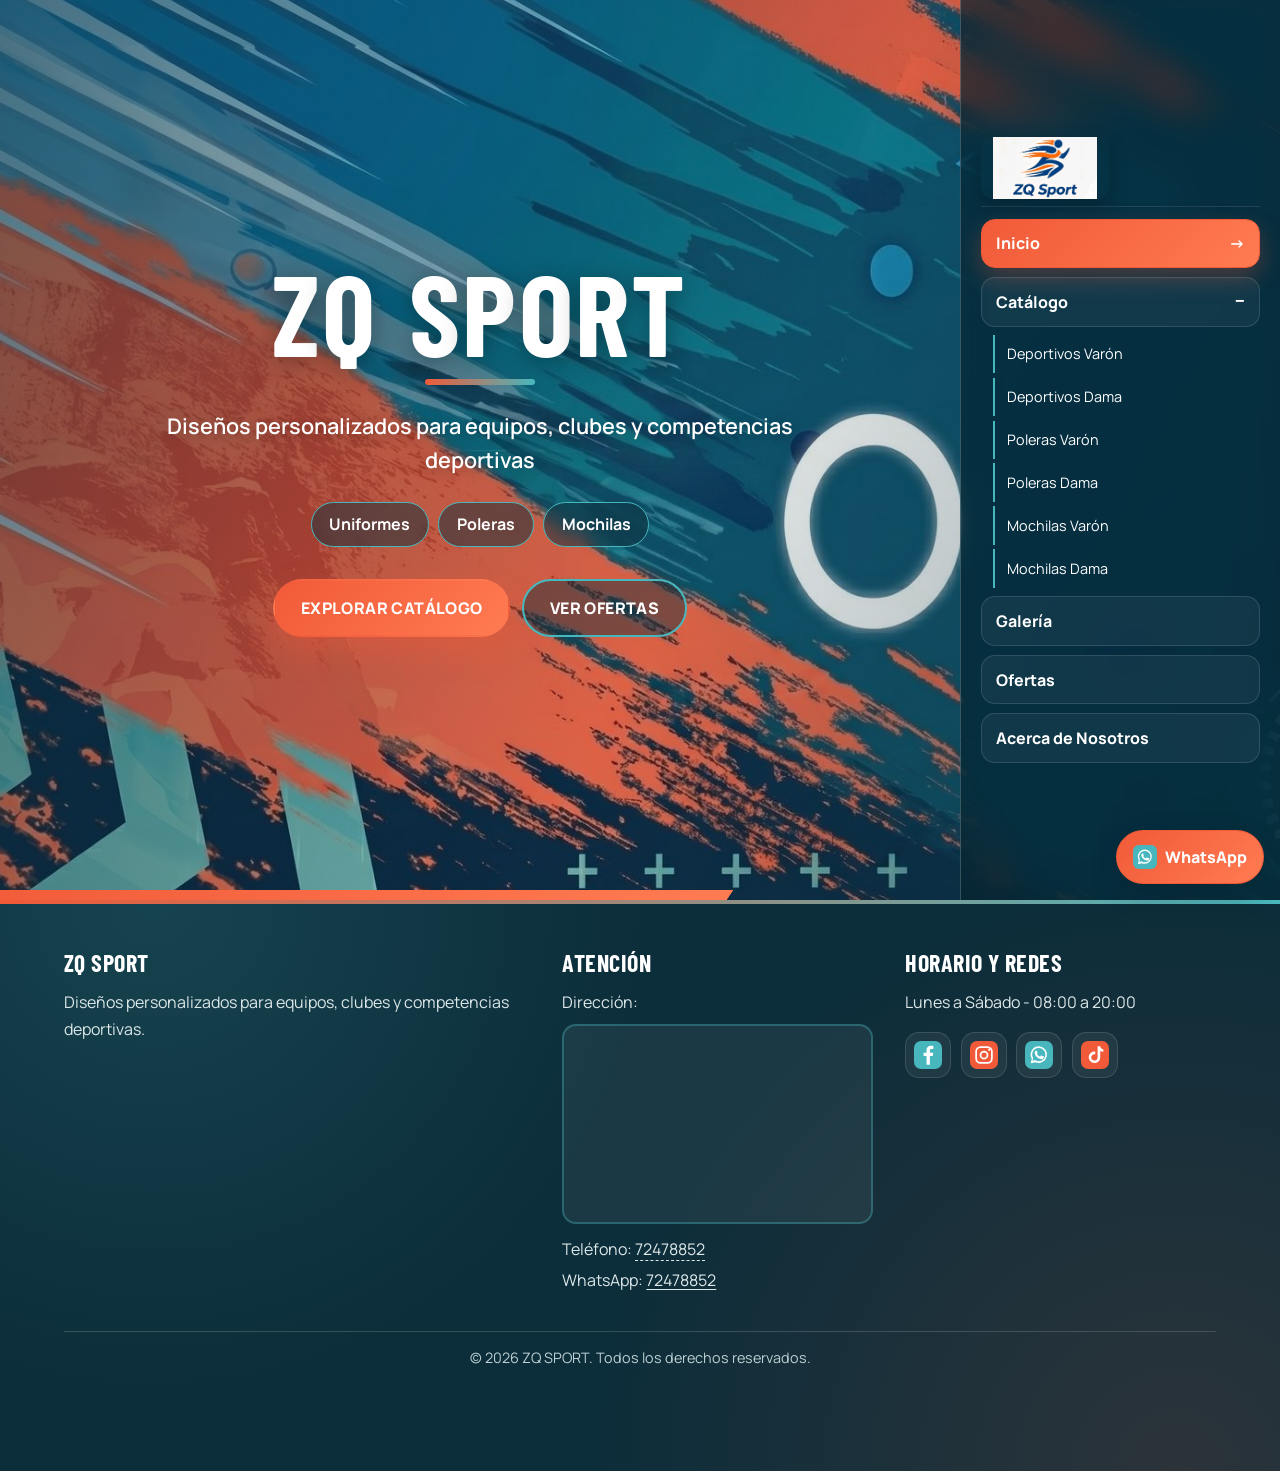
<file: index.html>
<!DOCTYPE html>
<html lang="es">
    <!-- CABECERA DEL DOCUMENTO: aqui van datos que el navegador lee antes de mostrar la pagina. -->
<head>
    <!-- Permite mostrar letras con tilde y caracteres en espanol correctamente. -->
    <meta charset="UTF-8">
    <!-- Hace que la pagina se adapte al ancho del celular, tablet o computadora. -->
    <meta name="viewport" content="width=device-width, initial-scale=1.0">
    <meta name="description" content="Productos deportivos personalizados para equipos, clubes y competencias.">
    <title>ZQ SPORT | Inicio</title>

<!-- ESTILOS DE ESTA PAGINA: cambia aqui colores, tamanos y espacios. -->
    <style>
      /* DESIGN TOKENS: colores oficiales reutilizables de la tienda */
      /* Aqui se guardan los colores principales para cambiarlos facilmente. */
      :root {
        --primary: #F15A38;
        --secondary: #48B7BD;
        --brand-deep: #0C2D3A;
        --bg-main: #F4F7F6;
        --surface: #FFFFFF;
        --text-title: #091E26;
        --text-body: #3A4D54;
        --border: #E2EAE9;
        --white: #FFFFFF;
      }
      /* Aplica una forma mas facil de calcular tamanos en todos los elementos. */
      * {
        box-sizing: border-box;
      }
      /* Cambia el aspecto general de toda la pagina. */
      body {
        /* Deja espacio para que los botones flotantes no tapen el final de la pagina. */
        padding-bottom: 5.5rem;
        margin: 0;
        overflow-x: hidden;
        background: var(--brand-deep);
        color: var(--white);
        font-family: "Segoe UI", Arial, sans-serif;
      }
      /* Los enlaces toman el color del lugar donde estan colocados. */
      a {
        color: inherit;
      }
      /* Evita que las imagenes se salgan de su caja. */
      img {
        max-width: 100%;
        display: block;
      }
      .skip-link {
        position: absolute;
        left: -9999px;
        top: 0;
        background: var(--white);
        color: var(--brand-deep);
        padding: .75rem 1rem;
        z-index: 20;
      }
      .skip-link:focus {
        left: 1rem;
        top: 1rem;
      }
      /* HERO CENTRAL: la capa oscura garantiza contraste sobre la fotografía */
      /* Este bloque ocupa la pantalla principal con la imagen de fondo. */
      .hero {
        min-height: 100vh;
        background-image: linear-gradient(rgba(12, 45, 58, .26), rgba(12, 45, 58, .34)), url("assets/img/fondo.jpg");
        background-size: cover;
        background-position: center;
        background-repeat: no-repeat;
        display: grid;
        grid-template-columns: minmax(0, 1fr) 320px;
        position: relative;
        overflow: hidden;
      }
      .hero::after {
        content: "";
        position: absolute;
        left: -5%;
        bottom: 0;
        width: 62%;
        height: 10px;
        background: var(--primary);
        transform: skewX(-34deg);
        transform-origin: left;
      }
      /* Centra el titulo y los botones dentro de la imagen principal. */
      .hero-content {
        min-height: 100vh;
        display: flex;
        align-items: center;
        justify-content: center;
        text-align: center;
        padding: 3rem 2rem;
      }
      .hero-copy {
        max-width: 900px;
      }
      /* Controla el tamano y fuerza visual del nombre de la tienda. */
      .hero-title {
        margin: 0;
        font-family: "Arial Narrow", "Impact", "Segoe UI", sans-serif;
        font-size: clamp(3rem, 7.5vw, 7rem);
        line-height: .9;
        letter-spacing: 2px;
        text-transform: uppercase;
        text-wrap: balance;
        text-shadow: 0 4px 24px rgba(0, 0, 0, .35);
      }
      .hero-subtitle {
        max-width: 720px;
        margin: 1.5rem auto 0;
        font-size: clamp(1rem, 2vw, 1.35rem);
        line-height: 1.6;
        font-weight: 600;
      }
      /* Acomoda los botones principales debajo del titulo. */
      .hero-actions {
        display: flex;
        justify-content: center;
        gap: .75rem;
        flex-wrap: wrap;
        margin-top: 2rem;
      }
      /* Da color y tamano a los botones principales. */
      /* Boton reutilizable: cambia aqui el tamano general de los botones. */
      .btn {
        display: inline-block;
        padding: .9rem 1.35rem;
        border: 2px solid transparent;
        border-radius: 6px;
        text-decoration: none;
        font-weight: 800;
        text-transform: uppercase;
        letter-spacing: .4px;
        transition: all .2s ease-in-out;
      }
      .btn-primary {
        background: var(--primary);
        color: var(--white);
      }
      .btn-secondary {
        border-color: var(--secondary);
        background: rgba(12, 45, 58, .65);
        color: var(--white);
      }
      .btn:hover,.btn:focus-visible {
        background: var(--secondary);
        border-color: var(--secondary);
        transform: translateY(-2px) scale(1.02);
      }
      /* MENÚ PRINCIPAL LATERAL DERECHO */
      /* Caja del menu principal en escritorio; en movil baja debajo del hero. */
      .main-menu {
        min-height: 100vh;
        background: rgba(8, 35, 46, .93);
        border-left: 1px solid rgba(226, 234, 233, .22);
        padding: 1.25rem 1.25rem;
        display: flex;
        flex-direction: column;
        justify-content: center;
        position: relative;
        z-index: 2;
      }
      /* Caja donde vive el logo dentro del menu principal. */
      .brand {
        display: flex;
        align-items: center;
        gap: .75rem;
        padding: 0 0 .45rem;
        border-bottom: 1px solid rgba(226, 234, 233, .12);
      }
      .brand img {
        width: clamp(92px, 10vw, 128px);
        height: auto;
        max-height: 62px;
        object-fit: contain;
      }
      /* Lista de botones del menu grande para computadora. */
      .menu-list {
        display: grid;
        gap: .55rem;
        margin-top: .7rem;
      }

      /* Este menu aparece solo en celular para no llenar la pantalla con muchas opciones. */
      .mobile-home-menu {
        display: none;
        margin-top: 1rem;
      }

      /* Este es el boton hamburguesa de la pagina principal. */
      .mobile-home-menu summary {
        display: flex;
        align-items: center;
        justify-content: center;
        gap: .65rem;
        color: var(--white);
        background: var(--primary);
        border: 1px solid rgba(255, 255, 255, .18);
        border-radius: 6px;
        padding: .85rem 1rem;
        font-weight: 900;
        text-transform: uppercase;
        cursor: pointer;
        list-style: none;
      }

      /* Quita el triangulo automatico del boton desplegable. */
      .mobile-home-menu summary::-webkit-details-marker {
        display: none;
      }

      /* Dibuja las tres rayas del boton hamburguesa sin usar imagenes. */
      .hamburger-icon,
      .hamburger-icon::before,
      .hamburger-icon::after {
        display: block;
        width: 22px;
        height: 3px;
        background: var(--white);
        border-radius: 2px;
        content: "";
      }

      /* Suaviza el cambio de las rayas cuando abres o cierras el menu. */
      .hamburger-icon,
      .hamburger-icon::before,
      .hamburger-icon::after {
        transition: transform .2s ease-in-out, background-color .2s ease-in-out;
      }

      /* Mueve la raya superior hacia arriba. */
      .hamburger-icon::before {
        transform: translateY(-7px);
      }

      /* Mueve la raya inferior hacia abajo. */
      .hamburger-icon::after {
        transform: translateY(4px);
      }

      /* Ordena las opciones que aparecen al abrir el menu hamburguesa. */
      .mobile-links {
        display: grid;
        gap: .45rem;
        padding-top: .75rem;
      }

      /* Hace que las opciones sean grandes y faciles de tocar en celular. */
      .mobile-links a {
        color: var(--white);
        background: rgba(12, 45, 58, .95);
        border: 1px solid rgba(255, 255, 255, .16);
        border-radius: 4px;
        padding: .75rem;
        text-align: center;
        text-decoration: none;
        font-weight: 800;
      }

      /* Marca la pagina abierta dentro del menu movil. */
      .mobile-links a.active,
      .mobile-links a:hover,
      .mobile-links a:focus-visible {
        color: var(--brand-deep);
        background: var(--secondary);
      }

      .menu-link,.catalog-menu summary {
        display: block;
        width: 100%;
        padding: .8rem .9rem;
        background: rgba(12, 45, 58, .85);
        color: var(--white);
        border: 1px solid rgba(226, 234, 233, .25);
        border-radius: 6px;
        text-decoration: none;
        font-weight: 750;
        cursor: pointer;
        transition: all .2s ease-in-out;
      }
      .menu-link:hover,.menu-link:focus-visible,.catalog-menu summary:hover,.catalog-menu summary:focus-visible {
        background: var(--primary);
        transform: translateX(-4px);
      }
      .menu-link.active {
        background: var(--primary);
        border-color: var(--primary);
      }
      .catalog-menu summary {
        list-style: none;
      }
      .catalog-menu summary::-webkit-details-marker {
        display: none;
      }
      .catalog-menu summary::after {
        content: "+";
        float: right;
        color: var(--secondary);
        font-size: 1.2rem;
        line-height: 1;
      }
      .catalog-menu[open] summary::after {
        content: "−";
        color: var(--white);
      }
      /* Opciones internas que aparecen dentro de Catalogo. */
      .submenu {
        display: grid;
        gap: .3rem;
        padding: .5rem 0 0 .75rem;
      }
      .submenu a {
        padding: .6rem .75rem;
        color: var(--white);
        border-left: 2px solid var(--secondary);
        text-decoration: none;
        font-size: .9rem;
        transition: all .2s ease-in-out;
      }
      .submenu a:hover,.submenu a:focus-visible {
        color: var(--secondary);
        padding-left: 1rem;
      }
      /* FOOTER GENERAL */
      /* Cambia el pie que aparece al final de la pagina. */
      .site-footer {
        background: var(--brand-deep);
        color: var(--white);
        padding: 3rem max(1.25rem, 5vw) 1.25rem;
        border-top: 4px solid var(--primary);
      }
      /* Ordena el footer en columnas cuando hay espacio suficiente. */
      .footer-grid {
        max-width: 1200px;
        margin: auto;
        display: grid;
        grid-template-columns: 1.5fr 1fr 1fr;
        gap: 2rem;
      }
      .footer-title {
        margin: 0 0 .75rem;
        font-family: "Arial Narrow", "Impact", "Segoe UI", sans-serif;
        text-transform: uppercase;
        letter-spacing: 1px;
      }
      .footer-copy,.footer-data {
        color: #dce7e8;
        line-height: 1.7;
        margin: .25rem 0;
      }
      /* Mapa pequeno del pie de pagina: ocupa el ancho de su columna. */
      .footer-map {
        display: block;
        width: 100%;
        height: 200px;
        margin: .5rem 0 .75rem;
        border: 2px solid rgba(72, 183, 189, .35);
        border-radius: 14px;
        background: rgba(255, 255, 255, .06);
      }
      .social-links {
        display: flex;
        gap: .65rem;
        margin-top: 1rem;
      }
      .social-links a {
        border: 1px solid rgba(255, 255, 255, .2);
        border-radius: 6px;
        transition: all .2s ease-in-out;
      }
      .social-links a:hover,.social-links a:focus-visible {
        transform: translateY(-3px);
        border-color: var(--secondary);
      }
      .social-links img {
        width: 36px;
        height: 36px;
      }
      .copyright {
        max-width: 1200px;
        margin: 2rem auto 0;
        padding-top: 1rem;
        border-top: 1px solid rgba(226, 234, 233, .18);
        text-align: center;
        color: #bcd0d3;
        font-size: .9rem;
      }
      /* RESPONSIVIDAD: tablet y celular */
      /* Desde aqui el inicio se acomoda para pantallas pequenas. */
      @media (max-width: 900px) {
        /* El hero deja de tener dos columnas para que nada se corte en celular. */
        .hero {
          display: flex;
          flex-direction: column;
          min-height: 100vh;
          overflow: visible;
        }

        /* El texto principal ocupa todo el ancho disponible. */
        .hero-content {
          width: 100%;
          min-height: 52vh;
          padding: 4rem 1.25rem 2rem;
        }

        /* Limita el texto para que no se pegue a los bordes. */
        .hero-copy {
          width: min(100%, 640px);
          margin: 0 auto;
        }

        /* El menu baja debajo del texto y ya no queda como columna lateral. */
        .main-menu {
          width: 100%;
          min-height: auto;
          padding: 1rem max(1rem, 5vw) 1.25rem;
          border-left: 0;
          border-top: 1px solid rgba(226, 234, 233, .22);
          justify-content: flex-start;
        }

        /* El logo queda ordenado y centrado en la franja movil. */
        .brand {
          justify-content: center;
          padding: 0 0 .75rem;
        }

        /* El logo no debe ocupar demasiado alto en celular. */
        .brand img {
          width: clamp(92px, 28vw, 120px);
          max-height: 62px;
        }

        /* En celular se oculta el menu largo para usar el boton hamburguesa. */
        .menu-list {
          display: none;
        }

        /* En celular se muestra el boton hamburguesa del menu principal. */
        .mobile-home-menu {
          display: block;
          width: 100%;
          margin-top: 0;
        }

        /* El boton hamburguesa ocupa el ancho correcto sin salirse. */
        .mobile-home-menu summary {
          width: 100%;
        }

        /* Las opciones del menu movil bajan en una sola columna clara. */
        .mobile-links {
          grid-template-columns: 1fr;
        }
      }

      /* Ajustes especiales para celulares mas angostos. */
      @media (max-width: 640px) {
        /* Reduce el alto del bloque principal para que el menu aparezca pronto. */
        .hero-content {
          min-height: 48vh;
          padding: 3.25rem 1rem 1.5rem;
        }

        /* El titulo baja de tamano para no cortarse. */
        .hero-title {
          font-size: clamp(2.6rem, 18vw, 4.2rem);
          line-height: .92;
          letter-spacing: 1px;
        }

        /* El subtitulo queda legible y no se pega a los bordes. */
        .hero-subtitle {
          font-size: .98rem;
          line-height: 1.5;
          margin-top: 1rem;
        }

        /* Los botones principales usan todo el ancho disponible. */
        .btn {
          width: 100%;
        }

        /* El pie de pagina queda en una sola columna. */
        .footer-grid {
          grid-template-columns: 1fr;
        }

        /* Reduce el espacio superior del footer en movil. */
        .site-footer {
          padding-top: 2.25rem;
        }
      }

      /* Desde aqui se acomoda la pagina para pantallas pequenas. */
      @media (prefers-reduced-motion:reduce) {
        html {
          scroll-behavior: auto
        }
        *,*::before,*::after {
          transition: none!important
        }
      }

      /* MOVIMIENTO SUAVE: cambia la distancia en translateY si quieres mas o menos movimiento. */
      @keyframes entrada-suave {
        from {
          opacity: 0;
          transform: translateY(14px);
        }
        to {
          opacity: 1;
          transform: translateY(0);
        }
      }

      /* Al entrar a la pagina, el titulo aparece suavemente una sola vez. */
      .hero-copy {
        animation: entrada-suave .45s ease-out both;
      }

      /* Los enlaces que apuntan a una seccion se desplazan suavemente. */
      html {
        scroll-behavior: smooth;
      }

      /* Muestra claramente donde estas al recorrer la pagina con la tecla Tab. */
      a:focus-visible,
      summary:focus-visible {
        outline: 3px solid var(--secondary);
        outline-offset: 4px;
      }

      /* Da respuesta inmediata al pasar por las opciones del menu. */
      .mobile-links a,
      .mobile-home-menu > summary,
      .social-links a {
        transition: background-color .2s ease-in-out, color .2s ease-in-out, transform .2s ease-in-out;
      }

      /* La cruz indica que puedes tocar de nuevo para cerrar el menu. */
      .mobile-home-menu[open] > summary .hamburger-icon {
        background: transparent;
      }

      .mobile-home-menu[open] > summary .hamburger-icon::before {
        transform: rotate(45deg);
      }

      .mobile-home-menu[open] > summary .hamburger-icon::after {
        transform: translateY(-3px) rotate(-45deg);
      }

      /* Las opciones aparecen suavemente al abrir el menu. */
      .mobile-home-menu[open] .mobile-links {
        animation: entrada-suave .2s ease-out;
      }

      /* Estos accesos permiten elegir un tipo de producto desde el inicio. */
      .hero-categories {
        display: flex;
        justify-content: center;
        flex-wrap: wrap;
        gap: .6rem;
        margin-top: 1.5rem;
      }

      .hero-categories a {
        padding: .65rem .9rem;
        color: var(--white);
        background: rgba(12, 45, 58, .85);
        border: 1px solid var(--secondary);
        border-radius: 4px;
        text-decoration: none;
        font-weight: 700;
        transition: background-color .2s ease-in-out, transform .2s ease-in-out;
      }

      .hero-categories a:hover,
      .hero-categories a:focus-visible {
        background: var(--brand-deep);
        transform: translateY(-3px);
      }

      /* Estos dos botones siguen visibles al bajar por la pagina. */
      .quick-actions {
        position: fixed;
        right: max(1rem, env(safe-area-inset-right));
        bottom: max(1rem, env(safe-area-inset-bottom));
        z-index: 30;
        display: flex;
        align-items: center;
        gap: .5rem;
      }

      .quick-actions a {
        display: inline-flex;
        align-items: center;
        justify-content: center;
        gap: .5rem;
        min-height: 48px;
        padding: .75rem 1rem;
        color: var(--white);
        background: var(--brand-deep);
        border: 1px solid var(--secondary);
        border-radius: 6px;
        text-decoration: none;
        font-weight: 800;
        box-shadow: 0 6px 20px rgba(9, 30, 38, .2);
        transition: transform .2s ease-in-out, background-color .2s ease-in-out;
      }

      /* El boton de WhatsApp conserva el naranja principal de la tienda. */
      .quick-actions .quick-whatsapp {
        background: var(--primary);
        border-color: var(--primary);
      }

      .quick-actions img {
        width: 24px;
        height: 24px;
      }

      .quick-actions a:hover {
        background: var(--secondary);
        transform: translateY(-3px);
      }

      /* Los botones responden con un pequeno movimiento al tocarlos. */
      .btn:active,
      .quick-actions a:active {
        transform: scale(.98);
      }

      /* Las redes y los datos del pie se pueden seleccionar sin perder su color. */
      footer a {
        color: inherit;
        text-underline-offset: 3px;
      }

      footer a:hover {
        color: var(--secondary);
      }

      /* Reduce el ancho de los botones flotantes para dejar espacio en celular. */
      @media (max-width: 700px) {
        .quick-actions a {
          padding: .7rem .85rem;
        }
      }

      /* Si el visitante prefiere menos movimiento, la pagina respeta su eleccion. */
      @media (prefers-reduced-motion: reduce) {
        html {
          scroll-behavior: auto;
        }

        *,
        *::before,
        *::after {
          animation: none !important;
          transition: none !important;
        }
      }
    </style>
    <!-- ESTILO DINAMICO: fuentes, animaciones e interacciones compartidas por todas las paginas. -->
    <meta name="theme-color" content="#0C2D3A">
    <link rel="preconnect" href="https://fonts.googleapis.com">
    <link rel="preconnect" href="https://fonts.gstatic.com" crossorigin>
    <link rel="stylesheet" href="https://fonts.googleapis.com/css2?family=Barlow+Condensed:wght@600;700;800&family=Manrope:wght@400;500;600;700;800&display=swap">
    <link rel="stylesheet" href="assets/css/dinamico.css">
    <!-- Marca que JavaScript esta activo; si no lo esta, la pagina sigue funcionando igual. -->
    <script>document.documentElement.classList.add('zq-js');</script>
    <script src="assets/js/dinamico.js" defer></script>

  </head>
  <!-- CUERPO DE LA PAGINA: desde aqui empieza lo que el visitante ve en pantalla. -->
  <body id="inicio">
    <a class="skip-link" href="#contenido">Saltar al contenido</a>
    <!-- HERO CENTRAL -->
    <!-- CONTENIDO PRINCIPAL: junta el hero y el menu de inicio. -->
    <main id="contenido" class="hero">
      <!-- TEXTO CENTRAL: muestra el nombre de la tienda y sus botones. -->
      <section class="hero-content" aria-labelledby="titulo-principal">
        <div class="hero-copy">
          <!-- TITULO PRINCIPAL: cambia este texto si quieres otro nombre visible. -->
          <h1 id="titulo-principal" class="hero-title">ZQ SPORT</h1>
          <!-- SUBTITULO: explica rapidamente que ofrece la tienda. -->
          <p class="hero-subtitle">Diseños personalizados para equipos, clubes y competencias deportivas</p>
          <!-- Accesos cortos para conocer las tres familias de productos. -->
          <div class="hero-categories" aria-label="Tipos de productos">
            <a href="deportivos-varon.html">Uniformes</a>
            <a href="poleras-dama.html">Poleras</a>
            <a href="mochilas-varon.html">Mochilas</a>
          </div>
          <!-- BOTONES DE ACCION: llevan al catalogo y a ofertas. -->
          <div class="hero-actions">
            <a class="btn btn-primary" href="deportivos-varon.html">Explorar catálogo</a>
            <a class="btn btn-secondary" href="ofertas.html">Ver ofertas</a>
          </div>
        </div>
      </section>
      <!-- MENÚ PRINCIPAL: <details> permite desplegar sin JavaScript -->
      <!-- MENU DE INICIO: contiene logo, categorias y enlaces importantes. -->
      <nav class="main-menu" aria-label="Navegación principal">
        <div class="brand">
          <img src="assets/img/logo-tienda.png" alt="ZQ SPORT">
        </div>
          <!-- MENU HAMBURGUESA: se usa en celular para mostrar las opciones sin ocupar tanto espacio. -->
          <!-- MENU MOVIL: se abre y se cierra sin usar JavaScript. -->
          <details class="mobile-home-menu">
            <summary>
              <span class="hamburger-icon" aria-hidden="true"></span>
              Menu
            </summary>
            <!-- Estas rutas llevan a las mismas paginas del menu grande. -->
            <div class="mobile-links">
              <a class="active" aria-current="page" href="index.html">Inicio</a>
              <a href="deportivos-varon.html">Deportivos Var&oacute;n</a>
              <a href="deportivos-dama.html">Deportivos Dama</a>
              <a href="poleras-varon.html">Poleras Var&oacute;n</a>
              <a href="poleras-dama.html">Poleras Dama</a>
              <a href="mochilas-varon.html">Mochilas Var&oacute;n</a>
              <a href="mochilas-dama.html">Mochilas Dama</a>
              <a href="galeria.html">Galer&iacute;a</a>
              <a href="ofertas.html">Ofertas</a>
              <a href="nosotros.html">Acerca de Nosotros</a>
            </div>
          </details>
        <div class="menu-list">
          <a class="menu-link active" href="index.html" aria-current="page">Inicio</a>
          <!-- CATALOGO DESPLEGABLE: muestra las categorias de productos. -->
          <details class="catalog-menu" open>
            <summary>Catálogo</summary>
            <div class="submenu">
              <a href="deportivos-varon.html">Deportivos Varón</a>
              <a href="deportivos-dama.html">Deportivos Dama</a>
              <a href="poleras-varon.html">Poleras Varón</a>
              <a href="poleras-dama.html">Poleras Dama</a>
              <a href="mochilas-varon.html">Mochilas Varón</a>
              <a href="mochilas-dama.html">Mochilas Dama</a>
            </div>
          </details>
          <a class="menu-link" href="galeria.html">Galería</a>
          <a class="menu-link" href="ofertas.html">Ofertas</a>
        <!-- Esta opcion abre la pagina del personal y la ubicacion de la tienda. -->
        <a class="menu-link" href="nosotros.html">Acerca de Nosotros</a>
        </div>
      </nav>
    </main>
    <!-- FOOTER GENERAL -->
    <!-- PIE DE PAGINA: muestra datos de la tienda, redes y derechos reservados. -->
    <footer class="site-footer">
      <div class="footer-grid">
        <section>
          <h2 class="footer-title">ZQ SPORT</h2>
          <p class="footer-copy">Diseños personalizados para equipos, clubes y competencias deportivas.</p>
        </section>
        <section>
          <h2 class="footer-title">Atención</h2>
          <!-- MAPA DE LA TIENDA: es el mismo mapa de Acerca de Nosotros. Cambia el src si la tienda se muda. -->
          <!-- loading="lazy" carga el mapa solo cuando el visitante llega al pie de pagina. -->
          <p class="footer-data">Dirección:</p>
          <iframe
            class="footer-map"
            src="https://www.google.com/maps/embed?pb=!1m17!1m12!1m3!1d3795.1749292313216!2d-67.07186892482153!3d-17.970596683019455!2m3!1f0!2f0!3f0!3m2!1i1024!2i768!4f13.1!3m2!1m1!2zMTfCsDU4JzE0LjIiUyA2N8KwMDQnMDkuNSJX!5e0!3m2!1ses!2sbo!4v1791676384972!5m2!1ses!2sbo"
            title="Ubicación de ZQ SPORT en Google Maps"
            width="600"
            height="200"
            allowfullscreen
            loading="lazy"
            referrerpolicy="strict-origin-when-cross-origin">
          </iframe>
          <p class="footer-data">Teléfono: <a href="tel:+59172478852">72478852</a></p>
          <p class="footer-data">WhatsApp: <a href="https://wa.me/59172478852?text=Hola%2C%20quiero%20informaci%C3%B3n%20sobre%20los%20productos%20de%20ZQ%20SPORT.">72478852</a></p>
        </section>
        <section>
          <h2 class="footer-title">Horario y redes</h2>
          <p class="footer-data">Lunes a Sábado - 08:00 a 20:00</p>
          <div class="social-links">
            <a href="#" aria-label="Facebook">
              <img src="assets/icons/facebook.svg" alt="">
            </a>
            <a href="#" aria-label="Instagram">
              <img src="assets/icons/instagram.svg" alt="">
            </a>
            <a href="https://wa.me/59172478852?text=Hola%2C%20quiero%20informaci%C3%B3n%20sobre%20los%20productos%20de%20ZQ%20SPORT." aria-label="Escribir a ZQ SPORT por WhatsApp">
              <img src="assets/icons/whatsapp.svg" alt="">
            </a>
            <a href="#" aria-label="TikTok">
              <img src="assets/icons/tiktok.svg" alt="">
            </a>
          </div>
        </section>
      </div>
      <p class="copyright">© 2026 ZQ SPORT. Todos los derechos reservados.</p>
    </footer>

    <!-- ACCESOS RAPIDOS: cambia el numero del enlace si cambia el WhatsApp de la tienda. -->
    <nav class="quick-actions" aria-label="Accesos rápidos">
      <a href="#inicio" aria-label="Volver al inicio de la página" title="Volver arriba">&uarr;</a>
      <a class="quick-whatsapp" href="https://wa.me/59172478852?text=Hola%2C%20quiero%20informaci%C3%B3n%20sobre%20los%20productos%20de%20ZQ%20SPORT." aria-label="Consultar con ZQ SPORT por WhatsApp">
        <img src="assets/icons/whatsapp.svg" alt="">
        WhatsApp
      </a>
    </nav>
  </body>
</html>
</file>
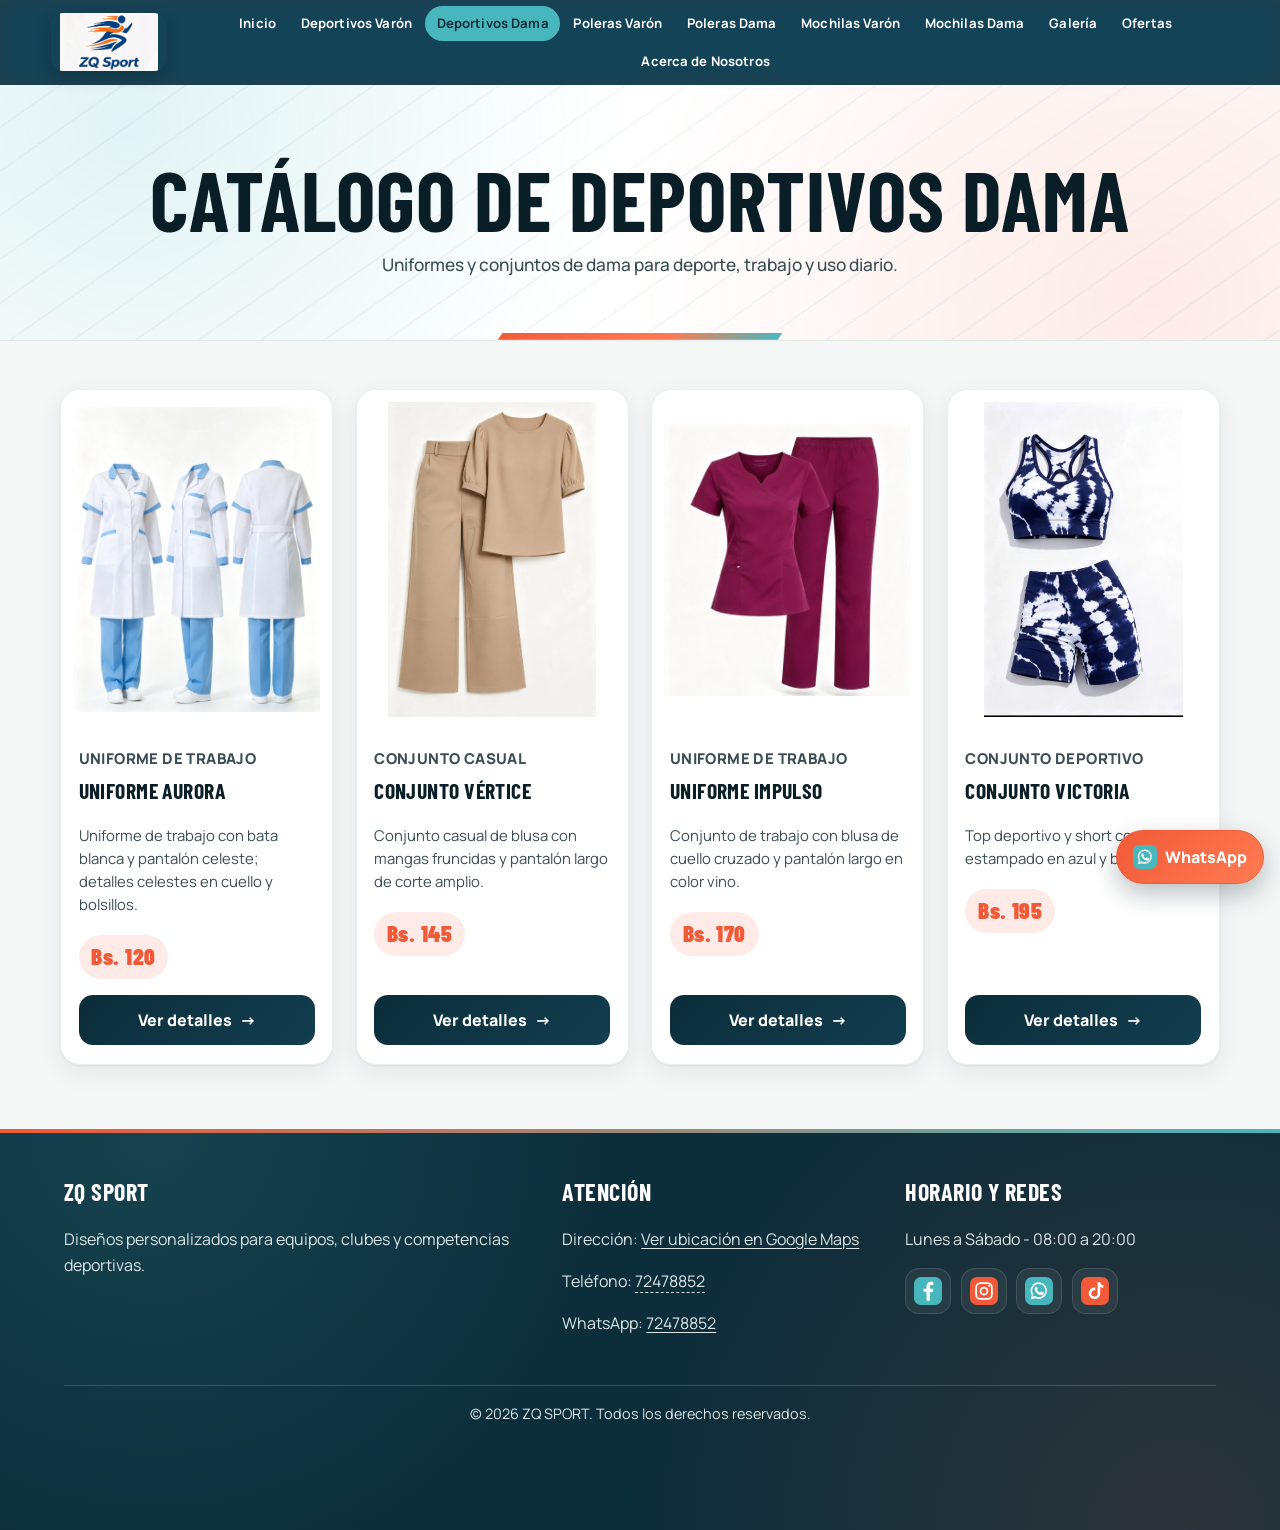
<file: deportivos-dama.html>
<!DOCTYPE html>
<html lang="es">
  <!-- CABECERA DEL DOCUMENTO: aqui van datos que el navegador lee antes de mostrar la pagina. -->
<head>
  <meta charset="UTF-8">
  <meta name="viewport" content="width=device-width, initial-scale=1.0">
  <meta name="description" content="Uniformes y conjuntos de dama de ZQ SPORT">
  <title>Deportivos Dama | ZQ SPORT</title>
    <!-- ESTILOS DE ESTA PAGINA: cambia aqui colores, tamanos y espacios. -->
    <style>
      /* Aqui se guardan los colores principales para cambiarlos facilmente. */
      :root {
        --primary: #F15A38;
        --secondary: #48B7BD;
        --brand-deep: #0C2D3A;
        --bg-main: #F4F7F6;
        --surface: #FFFFFF;
        --text-title: #091E26;
        --text-body: #3A4D54;
        --border: #E2EAE9;
        --white: #FFFFFF;
      }

      /* Evita que los espacios y bordes agranden los elementos. */
      /* Aplica una forma mas facil de calcular tamanos en todos los elementos. */
      * {
        box-sizing: border-box;
      }

      /* Cambia el aspecto general de toda la pagina. */
      body {
        /* Deja espacio para que los botones flotantes no tapen el final de la pagina. */
        padding-bottom: 5.5rem;
        margin: 0;
        background: var(--bg-main);
        color: var(--text-body);
        font-family: "Segoe UI", Arial, sans-serif;
      }

      /* Evita que las imagenes se salgan de su caja. */
      img {
        display: block;
        max-width: 100%;
      }

      /* HEADER COMPACTO: junta logo y menu en la misma franja para evitar espacios vacios. */
      header {
        display: flex;
        align-items: center;
        flex-wrap: wrap;
        background: var(--brand-deep);
      }

      /* Esta franja oscura sostiene el logo en la esquina izquierda. */
      .topbar {
        display: flex;
        align-items: center;
        justify-content: flex-start;
        background: transparent;
        padding: .35rem 0 .35rem max(1rem, 4vw);
        flex: 0 0 auto;
      }

      .logo {
        width: clamp(86px, 9vw, 118px);
        height: auto;
        max-height: 58px;
        object-fit: contain;
      }

      /* Este menu grande se ve en computadora y tablet amplia. */
      .page-nav {
        display: flex;
        justify-content: center;
        align-items: center;
        flex: 1 1 auto;
        flex-wrap: wrap;
        gap: .3rem;
        background: transparent;
        padding: .35rem max(1rem, 4vw) .35rem 1rem;
      }

      .page-nav a {
        color: var(--white);
        padding: .45rem .6rem;
        border-bottom: 2px solid transparent;
        text-decoration: none;
        font-size: .84rem;
        font-weight: 700;
        transition: all .2s ease-in-out;
      }

      /* El enlace activo muestra en que pagina se encuentra el visitante. */
      .page-nav a:hover,
      .page-nav a:focus-visible,
      .page-nav a.active {
        color: var(--secondary);
        border-color: var(--secondary);
      }

      /* Este menu aparece solo en celular y se abre tocando "Menu". */
      .mobile-menu {
        display: none;
        flex: 1 1 auto;
        background: transparent;
        padding: .35rem max(1rem, 4vw) .35rem 1rem;
      }

      /* Este boton es la hamburguesa del celular. */
      .mobile-menu summary {
        display: flex;
        align-items: center;
        justify-content: center;
        gap: .65rem;
        color: var(--white);
        background: var(--primary);
        border: 1px solid rgba(255, 255, 255, .18);
        border-radius: 6px;
        padding: .8rem 1rem;
        font-weight: 900;
        text-transform: uppercase;
        cursor: pointer;
        list-style: none;
      }

      /* Quita el triangulo automatico para que solo se vea la hamburguesa. */
      .mobile-menu summary::-webkit-details-marker {
        display: none;
      }

      /* Dibuja las tres rayas del boton sin usar imagenes ni iconos externos. */
      .hamburger-icon,
      .hamburger-icon::before,
      .hamburger-icon::after {
        display: block;
        width: 22px;
        height: 3px;
        background: var(--white);
        border-radius: 2px;
        content: "";
      }

      /* Suaviza el cambio de las rayas cuando abres o cierras el menu. */
      .hamburger-icon,
      .hamburger-icon::before,
      .hamburger-icon::after {
        transition: transform .2s ease-in-out, background-color .2s ease-in-out;
      }

      /* Mueve la raya superior hacia arriba. */
      .hamburger-icon::before {
        transform: translateY(-7px);
      }

      /* Mueve la raya inferior hacia abajo. */
      .hamburger-icon::after {
        transform: translateY(4px);
      }

      /* Ordena las opciones que se muestran al abrir el menu movil. */
      .mobile-links {
        display: grid;
        gap: .45rem;
        padding-top: .75rem;
      }

      /* Hace que cada opcion sea grande y facil de tocar con el dedo. */
      .mobile-links a {
        color: var(--white);
        background: rgba(12, 45, 58, .95);
        border: 1px solid rgba(255, 255, 255, .16);
        border-radius: 4px;
        padding: .75rem;
        text-align: center;
        text-decoration: none;
        font-weight: 800;
      }

      /* Marca la pagina actual y tambien da respuesta al pasar el cursor. */
      .mobile-links a.active,
      .mobile-links a:hover,
      .mobile-links a:focus-visible {
        color: var(--brand-deep);
        background: var(--secondary);
      }

      /* Centra el titulo y el texto de presentacion. */
      .page-header {
        flex-basis: 100%;
        position: relative;
        overflow: hidden;
        background: var(--surface);
        border-bottom: 1px solid var(--border);
        padding: 3.5rem max(1.25rem, 6vw) 3rem;
        text-align: center;
      }

      .page-header::after {
        content: "";
        position: absolute;
        left: 35%;
        bottom: 0;
        width: 30%;
        height: 7px;
        background: var(--primary);
        transform: skewX(-35deg);
      }

      h1,
      h2,
      h3 {
        font-family: "Arial Narrow", "Impact", "Segoe UI", sans-serif;
        text-transform: uppercase;
        letter-spacing: 1px;
      }

      .page-header h1 {
        margin: 0;
        color: var(--text-title);
        font-size: clamp(2.4rem, 6vw, 5rem);
        line-height: .95;
      }

      .page-header p {
        margin: 1rem auto 0;
        max-width: 760px;
        font-size: 1.08rem;
      }

      /* Deja un espacio comodo alrededor del catalogo. */
      .catalog {
        max-width: 1200px;
        margin: auto;
        padding: 2.5rem 1.25rem 4rem;
      }

      /* Ordena los productos en cuatro columnas. */
      /* Rejilla de productos: aqui se decide cuantas columnas se ven. */
      .products-grid {
        display: grid;
        grid-template-columns: repeat(4, minmax(0, 1fr));
        gap: 1rem;
      }

      /* Cambia el aspecto de cada producto del catalogo. */
      /* Tarjeta de producto: agrupa imagen, nombre, precio y boton. */
      .product-card {
        display: flex;
        flex-direction: column;
        background: var(--surface);
        border: 1px solid var(--border);
        border-radius: 6px;
        overflow: hidden;
        box-shadow: 0 8px 25px rgba(9, 30, 38, .06);
        transition: transform .2s ease-in-out, box-shadow .2s ease-in-out, border-color .2s ease-in-out;
      }

      /* Muestra el producto entero; el espacio blanco mantiene parejas las tarjetas. */
      .product-card > img {
        width: 100%;
        aspect-ratio: 4 / 5;
        object-fit: contain;
        padding: .75rem;
        background: var(--surface);
      }

      .card-body {
        display: flex;
        flex: 1;
        flex-direction: column;
        padding: 1rem;
      }

      /* Esta linea distingue una prenda deportiva, casual o de trabajo. */
      .product-kind {
        margin: 0 0 .55rem;
        color: var(--text-body);
        font-size: .8rem;
        font-weight: 800;
        text-transform: uppercase;
        letter-spacing: .4px;
      }

      .card-body h2 {
        margin: 0 0 .5rem;
        color: var(--text-title);
        font-size: 1.2rem;
      }

      .card-body p {
        line-height: 1.55;
      }

      .price {
        color: var(--primary);
        font-size: 1.35rem;
        font-weight: 900;
      }

      /* Este boton abre la vista grande del producto. */
      .btn-detail {
        display: block;
        margin-top: auto;
        background: var(--brand-deep);
        color: var(--white);
        padding: .8rem 1rem;
        border-radius: 6px;
        text-align: center;
        text-decoration: none;
        font-weight: 800;
        transition: all .2s ease-in-out;
      }

      .btn-detail:hover,
      .btn-detail:focus-visible {
        background: var(--secondary);
      }

      /* La vista grande permanece oculta hasta que se toca Ver detalles. */
      .product-modal {
        display: none;
        position: fixed;
        inset: 0;
        z-index: 100;
        overflow-y: auto;
        padding: 1rem;
        background: rgba(9, 30, 38, .94);
      }

      /* La ruta con el nombre del detalle muestra la vista completa. */
      .product-modal:target {
        display: grid;
        justify-items: center;
        align-items: start;
      }

      /* Caja grande del detalle del producto. */
      .modal-card {
        min-width: 0;
        width: min(1100px, 100%);
        min-height: calc(100vh - 2rem);
        background: var(--surface);
        border: 2px solid var(--secondary);
        border-radius: 6px;
        padding: clamp(1rem, 3vw, 2.25rem);
      }

      /* Este enlace cierra el producto y regresa a su tarjeta. */
      .modal-close {
        padding: .75rem;
        border-radius: 6px;
        display: block;
        width: max-content;
        margin-left: auto;
        color: var(--brand-deep);
        text-decoration: none;
        font-weight: 900;
      }

      .modal-content {
        display: grid;
        grid-template-columns: 1.15fr 1fr;
        align-items: center;
        gap: clamp(1.25rem, 4vw, 3rem);
        margin-top: 1rem;
      }

      .modal-content img {
        width: 100%;
        max-height: 62vh;
        object-fit: contain;
        border-radius: 6px;
      }

      .modal-info h2 {
        margin-top: 0;
        color: var(--text-title);
        font-size: clamp(2rem, 4vw, 3.6rem);
      }

      .modal-info p {
        line-height: 1.65;
      }

      /* Da color al boton de reserva por WhatsApp. */
      .btn-whatsapp {
        display: inline-block;
        margin-top: .75rem;
        background: var(--primary);
        color: var(--white);
        padding: .9rem 1.1rem;
        border-radius: 6px;
        text-decoration: none;
        font-weight: 800;
        transition: all .2s ease-in-out;
      }

      .btn-whatsapp:hover,
      .btn-whatsapp:focus-visible {
        background: var(--secondary);
        transform: scale(1.02);
      }

      /* Acomoda los botones anterior y siguiente debajo del detalle. */
      .modal-navigation {
        display: flex;
        justify-content: space-between;
        gap: 1rem;
        margin-top: 1.5rem;
        padding-top: 1rem;
        border-top: 1px solid var(--border);
      }

      .modal-navigation a {
        display: grid;
        place-items: center;
        width: 52px;
        height: 46px;
        background: var(--brand-deep);
        color: var(--white);
        border-radius: 6px;
        text-decoration: none;
        font-size: 1.6rem;
        font-weight: 900;
        transition: background .2s ease-in-out;
      }

      .modal-navigation a:hover,
      .modal-navigation a:focus-visible {
        background: var(--secondary);
      }

      /* Cambia el pie que aparece al final de la pagina. */
      .site-footer {
        background: var(--brand-deep);
        color: var(--white);
        padding: 3rem max(1.25rem, 5vw) 1.25rem;
        border-top: 4px solid var(--primary);
      }

      /* Ordena el footer en columnas cuando hay espacio suficiente. */
      .footer-grid {
        display: grid;
        grid-template-columns: 1.5fr 1fr 1fr;
        gap: 2rem;
        max-width: 1200px;
        margin: auto;
      }

      .site-footer h2 {
        margin-top: 0;
      }

      .site-footer p {
        color: #DCE7E8;
        line-height: 1.65;
      }

      .social {
        display: flex;
        gap: .55rem;
      }

      .social img {
        width: 36px;
        height: 36px;
      }

      .copy {
        max-width: 1200px;
        margin: 2rem auto 0;
        padding-top: 1rem;
        border-top: 1px solid rgba(255, 255, 255, .16);
        text-align: center;
        font-size: .9rem;
      }

      /* En tablet se muestran dos productos por fila. */
      @media (max-width: 1000px) {
        .products-grid {
          grid-template-columns: repeat(2, 1fr);
        }
      }

      /* En celular todo se acomoda en una sola columna. */
      @media (max-width: 700px) {
        /* En celular se oculta el menu largo para usar el boton hamburguesa. */
        .page-nav {
          display: none;
        }

        /* En celular se muestra el menu hamburguesa. */
        .mobile-menu {
          display: block;
        }

        .products-grid,
        .footer-grid,
        .modal-content {
          grid-template-columns: 1fr;
        }

        .modal-card {
          min-height: calc(100vh - 1rem);
        }

        .modal-content img {
          max-height: 36vh;
        }
      }

      /* Quita movimientos si el visitante los desactiva en su equipo. */
      @media (prefers-reduced-motion: reduce) {
        html {
          scroll-behavior: auto;
        }

        *,
        *::before,
        *::after {
          transition: none !important;
        }
      }

      /* MOVIMIENTO SUAVE: cambia la distancia en translateY si quieres mas o menos movimiento. */
      @keyframes entrada-suave {
        from {
          opacity: 0;
          transform: translateY(14px);
        }
        to {
          opacity: 1;
          transform: translateY(0);
        }
      }

      /* Al entrar a la pagina, el titulo aparece suavemente una sola vez. */
      .page-header h1 {
        animation: entrada-suave .45s ease-out both;
      }

      /* Los enlaces que apuntan a una seccion se desplazan suavemente. */
      html {
        scroll-behavior: smooth;
      }

      /* Muestra claramente donde estas al recorrer la pagina con la tecla Tab. */
      a:focus-visible,
      summary:focus-visible {
        outline: 3px solid var(--secondary);
        outline-offset: 4px;
      }

      /* Da respuesta inmediata al pasar por las opciones del menu. */
      .mobile-links a,
      .mobile-menu > summary,
      .page-nav a,
      .social a {
        transition: background-color .2s ease-in-out, color .2s ease-in-out, transform .2s ease-in-out;
      }

      /* La cruz indica que puedes tocar de nuevo para cerrar el menu. */
      .mobile-menu[open] > summary .hamburger-icon {
        background: transparent;
      }

      .mobile-menu[open] > summary .hamburger-icon::before {
        transform: rotate(45deg);
      }

      .mobile-menu[open] > summary .hamburger-icon::after {
        transform: translateY(-3px) rotate(-45deg);
      }

      /* Las opciones aparecen suavemente al abrir el menu. */
      .mobile-menu[open] .mobile-links {
        animation: entrada-suave .2s ease-out;
      }

      /* Resalta la tarjeta al pasar el cursor o al seleccionar su boton con Tab. */
      .product-card:hover,
      .product-card:focus-within {
        border-color: var(--secondary);
        transform: translateY(-4px) scale(1.02);
        box-shadow: 0 14px 32px rgba(9, 30, 38, .12);
      }

      /* Al abrir el detalle, la tarjeta grande entra sin un salto brusco. */
      .product-modal:target .modal-card {
        animation: entrada-suave .25s ease-out;
      }

      /* Evita mover la pagina de fondo mientras estas viendo un producto. */
      body:has(.product-modal:target) {
        overflow: hidden;
      }

      /* Mantiene el fondo fuera del recorrido con Tab mientras el detalle esta abierto. */
      body:has(.product-modal:target) > header,
      body:has(.product-modal:target) .products-grid,
      body:has(.product-modal:target) > footer,
      body:has(.product-modal:target) > .quick-actions {
        visibility: hidden;
      }

      .modal-close:hover,
      .modal-navigation a:focus-visible {
        background: var(--secondary);
      }

      /* Estos dos botones siguen visibles al bajar por la pagina. */
      .quick-actions {
        position: fixed;
        right: max(1rem, env(safe-area-inset-right));
        bottom: max(1rem, env(safe-area-inset-bottom));
        z-index: 30;
        display: flex;
        align-items: center;
        gap: .5rem;
      }

      .quick-actions a {
        display: inline-flex;
        align-items: center;
        justify-content: center;
        gap: .5rem;
        min-height: 48px;
        padding: .75rem 1rem;
        color: var(--white);
        background: var(--brand-deep);
        border: 1px solid var(--secondary);
        border-radius: 6px;
        text-decoration: none;
        font-weight: 800;
        box-shadow: 0 6px 20px rgba(9, 30, 38, .2);
        transition: transform .2s ease-in-out, background-color .2s ease-in-out;
      }

      /* El boton de WhatsApp conserva el naranja principal de la tienda. */
      .quick-actions .quick-whatsapp {
        background: var(--primary);
        border-color: var(--primary);
      }

      .quick-actions img {
        width: 24px;
        height: 24px;
      }

      .quick-actions a:hover {
        background: var(--secondary);
        transform: translateY(-3px);
      }

      /* Los botones responden con un pequeno movimiento al tocarlos. */
      .btn-detail:active,
      .btn-whatsapp:active,
      .quick-actions a:active {
        transform: scale(.98);
      }

      /* Las redes y los datos del pie se pueden seleccionar sin perder su color. */
      footer a {
        color: inherit;
        text-underline-offset: 3px;
      }

      footer a:hover {
        color: var(--secondary);
      }

      /* Evita que un titulo largo o una tarjeta empujen la pantalla del celular. */
      .page-header,
      .card-body,
      .modal-info {
        min-width: 0;
        overflow-wrap: anywhere;
      }

      /* Acomoda el menu en una fila completa cuando se abre en celular. */
      @media (max-width: 700px) {
        .mobile-menu {
          flex: 1 1 calc(100% - 120px);
          min-width: 0;
        }

        .mobile-menu[open] {
          flex-basis: 100%;
        }

        .page-header h1 {
          font-size: clamp(2rem, 9vw, 3.5rem);
        }
      }

      /* Si el visitante prefiere menos movimiento, la pagina respeta su eleccion. */
      @media (prefers-reduced-motion: reduce) {
        html {
          scroll-behavior: auto;
        }

        *,
        *::before,
        *::after {
          animation: none !important;
          transition: none !important;
        }

        .product-card:hover,
        .product-card:focus-within {
          transform: none;
        }
      }
    </style>
    <!-- ESTILO DINAMICO: fuentes, animaciones e interacciones compartidas por todas las paginas. -->
    <meta name="theme-color" content="#0C2D3A">
    <link rel="preconnect" href="https://fonts.googleapis.com">
    <link rel="preconnect" href="https://fonts.gstatic.com" crossorigin>
    <link rel="stylesheet" href="https://fonts.googleapis.com/css2?family=Barlow+Condensed:wght@600;700;800&family=Manrope:wght@400;500;600;700;800&display=swap">
    <link rel="stylesheet" href="assets/css/dinamico.css">
    <!-- Marca que JavaScript esta activo; si no lo esta, la pagina sigue funcionando igual. -->
    <script>document.documentElement.classList.add('zq-js');</script>
    <script src="assets/js/dinamico.js" defer></script>

  </head>
<!-- CUERPO DE LA PAGINA: desde aqui empieza lo que el visitante ve en pantalla. -->
<body id="inicio">
  <!-- ENCABEZADO GENERAL: muestra el logo, menu y titulo. -->
  <header>
    <div class="topbar">
      <a href="index.html"><img class="logo" src="assets/img/logo-tienda.png" alt="ZQ SPORT"></a>
    </div>
    <!-- MENU PRINCIPAL: active marca la pagina abierta. -->
    <nav class="page-nav" aria-label="Navegacion principal">
      <a href="index.html">Inicio</a>
      <a href="deportivos-varon.html">Deportivos Var&oacute;n</a>
      <a class="active" aria-current="page" href="deportivos-dama.html">Deportivos Dama</a>
      <a href="poleras-varon.html">Poleras Var&oacute;n</a>
      <a href="poleras-dama.html">Poleras Dama</a>
      <a href="mochilas-varon.html">Mochilas Var&oacute;n</a>
      <a href="mochilas-dama.html">Mochilas Dama</a>
      <a href="galeria.html">Galer&iacute;a</a>
      <a href="ofertas.html">Ofertas</a>
      <a href="nosotros.html">Acerca de Nosotros</a>
    </nav>
      <!-- MENU HAMBURGUESA: en celular se toca este boton para abrir las opciones. -->
      <details class="mobile-menu">
        <summary>
          <span class="hamburger-icon" aria-hidden="true"></span>
          Menu
        </summary>
        <!-- Estas son las mismas rutas del menu grande, preparadas para pantalla pequena. -->
        <div class="mobile-links">
        <a href="index.html">Inicio</a>
        <a href="deportivos-varon.html">Deportivos Var&oacute;n</a>
        <a class="active" aria-current="page" href="deportivos-dama.html">Deportivos Dama</a>
        <a href="poleras-varon.html">Poleras Var&oacute;n</a>
        <a href="poleras-dama.html">Poleras Dama</a>
        <a href="mochilas-varon.html">Mochilas Var&oacute;n</a>
        <a href="mochilas-dama.html">Mochilas Dama</a>
        <a href="galeria.html">Galer&iacute;a</a>
        <a href="ofertas.html">Ofertas</a>
        <a href="nosotros.html">Acerca de Nosotros</a>
        </div>
      </details>

  </header>

  <!-- TITULO DE LA PAGINA: queda fuera del encabezado para que el menu se mantenga visible al bajar. -->
  <div class="page-header">
      <h1>Cat&aacute;logo de Deportivos Dama</h1>
      <p>Uniformes y conjuntos de dama para deporte, trabajo y uso diario.</p>
    </div>

  <!-- CATALOGO DE PRODUCTOS: cada tarjeta corresponde a una imagen de la tienda. -->
  <!-- ZONA DEL CATALOGO: aqui se muestran las tarjetas de productos. -->
  <main class="catalog">
    <!-- Cada tarjeta abre su propio detalle sin usar JavaScript. -->
    <section class="products-grid" aria-label="Productos de deportivos dama">
      <!-- TARJETA 1: muestra la imagen, el nombre y el precio de Uniforme Aurora. -->
      <article id="producto-1" class="product-card">
        <!-- La misma imagen se muestra tambien al abrir el detalle. -->
        <img
          src="assets/img/uniforme-aurora.jpeg"
          alt="Uniforme Aurora: Uniforme de trabajo con bata blanca y pantalón celeste; detalles celestes en cuello y bolsillos."
          loading="lazy"
          decoding="async">
        <div class="card-body">
          <p class="product-kind">Uniforme de trabajo</p>
          <h2>Uniforme Aurora</h2>
          <p>Uniforme de trabajo con bata blanca y pantalón celeste; detalles celestes en cuello y bolsillos.</p>
          <p class="price">Bs. 120</p>
          <!-- El numero del enlace debe coincidir con el detalle de esta tarjeta. -->
          <a class="btn-detail" href="#detalle-1">Ver detalles</a>
        </div>
      </article>

      <!-- TARJETA 2: muestra la imagen, el nombre y el precio de Conjunto Vértice. -->
      <article id="producto-2" class="product-card">
        <!-- La misma imagen se muestra tambien al abrir el detalle. -->
        <img
          src="assets/img/conjunto-vertice.jpeg"
          alt="Conjunto Vértice: Conjunto casual de blusa con mangas fruncidas y pantalón largo de corte amplio."
          loading="lazy"
          decoding="async">
        <div class="card-body">
          <p class="product-kind">Conjunto casual</p>
          <h2>Conjunto Vértice</h2>
          <p>Conjunto casual de blusa con mangas fruncidas y pantalón largo de corte amplio.</p>
          <p class="price">Bs. 145</p>
          <!-- El numero del enlace debe coincidir con el detalle de esta tarjeta. -->
          <a class="btn-detail" href="#detalle-2">Ver detalles</a>
        </div>
      </article>

      <!-- TARJETA 3: muestra la imagen, el nombre y el precio de Uniforme Impulso. -->
      <article id="producto-3" class="product-card">
        <!-- La misma imagen se muestra tambien al abrir el detalle. -->
        <img
          src="assets/img/uniforme-impulso.jpeg"
          alt="Uniforme Impulso: Conjunto de trabajo con blusa de cuello cruzado y pantalón largo en color vino."
          loading="lazy"
          decoding="async">
        <div class="card-body">
          <p class="product-kind">Uniforme de trabajo</p>
          <h2>Uniforme Impulso</h2>
          <p>Conjunto de trabajo con blusa de cuello cruzado y pantalón largo en color vino.</p>
          <p class="price">Bs. 170</p>
          <!-- El numero del enlace debe coincidir con el detalle de esta tarjeta. -->
          <a class="btn-detail" href="#detalle-3">Ver detalles</a>
        </div>
      </article>

      <!-- TARJETA 4: muestra la imagen, el nombre y el precio de Conjunto Victoria. -->
      <article id="producto-4" class="product-card">
        <!-- La misma imagen se muestra tambien al abrir el detalle. -->
        <img
          src="assets/img/conjunto-victoria-dama.jpeg"
          alt="Conjunto Victoria: Top deportivo y short con estampado en azul y blanco."
          loading="lazy"
          decoding="async">
        <div class="card-body">
          <p class="product-kind">Conjunto deportivo</p>
          <h2>Conjunto Victoria</h2>
          <p>Top deportivo y short con estampado en azul y blanco.</p>
          <p class="price">Bs. 195</p>
          <!-- El numero del enlace debe coincidir con el detalle de esta tarjeta. -->
          <a class="btn-detail" href="#detalle-4">Ver detalles</a>
        </div>
      </article>
    </section>

    <!-- DETALLE 1: se muestra al tocar Ver detalles en Uniforme Aurora. -->
    <section id="detalle-1" class="product-modal" aria-labelledby="titulo-detalle-1">
      <article class="modal-card">
        <!-- Cerrar lleva de nuevo a la tarjeta de este producto. -->
        <a class="modal-close" href="#producto-1" aria-label="Cerrar detalle de Uniforme Aurora">&times; Cerrar</a>
        <div class="modal-content">
          <!-- Esta imagen conserva la vista completa del producto. -->
          <img
            src="assets/img/uniforme-aurora.jpeg"
            alt="Uniforme Aurora en vista completa"
            loading="lazy"
            decoding="async">
          <div class="modal-info">
            <p class="product-kind">Uniforme de trabajo</p>
            <h2 id="titulo-detalle-1">Uniforme Aurora</h2>
            <p>Uniforme de trabajo con bata blanca y pantalón celeste; detalles celestes en cuello y bolsillos.</p>
            <p><strong>Disponibilidad:</strong> Consulta las tallas por WhatsApp.</p>
            <p><strong>Colores de la imagen:</strong> Blanco y celeste</p>
            <p class="price">Bs. 120</p>
            <!-- El mensaje incluye el nombre correcto. Completa tus datos antes de enviarlo. -->
            <a class="btn-whatsapp" href="https://wa.me/59172478852?text=Hola%2C%20quiero%20reservar%20el%20producto%3A%20Uniforme%20Aurora.%20Talla%3A%20__.%20Color%3A%20__.%20Cantidad%3A%20__.">Comprar / Reservar por WhatsApp</a>
          </div>
        </div>
        <!-- Estas flechas recorren todos los productos de la categoria, incluidos los nuevos. -->
        <nav class="modal-navigation" aria-label="Cambiar de producto">
          <a href="#detalle-4" aria-label="Producto anterior">&lt;</a>
          <a href="#detalle-2" aria-label="Producto siguiente">&gt;</a>
        </nav>
      </article>
    </section>

    <!-- DETALLE 2: se muestra al tocar Ver detalles en Conjunto Vértice. -->
    <section id="detalle-2" class="product-modal" aria-labelledby="titulo-detalle-2">
      <article class="modal-card">
        <!-- Cerrar lleva de nuevo a la tarjeta de este producto. -->
        <a class="modal-close" href="#producto-2" aria-label="Cerrar detalle de Conjunto Vértice">&times; Cerrar</a>
        <div class="modal-content">
          <!-- Esta imagen conserva la vista completa del producto. -->
          <img
            src="assets/img/conjunto-vertice.jpeg"
            alt="Conjunto Vértice en vista completa"
            loading="lazy"
            decoding="async">
          <div class="modal-info">
            <p class="product-kind">Conjunto casual</p>
            <h2 id="titulo-detalle-2">Conjunto Vértice</h2>
            <p>Conjunto casual de blusa con mangas fruncidas y pantalón largo de corte amplio.</p>
            <p><strong>Disponibilidad:</strong> Consulta las tallas por WhatsApp.</p>
            <p><strong>Colores de la imagen:</strong> Beige</p>
            <p class="price">Bs. 145</p>
            <!-- El mensaje incluye el nombre correcto. Completa tus datos antes de enviarlo. -->
            <a class="btn-whatsapp" href="https://wa.me/59172478852?text=Hola%2C%20quiero%20reservar%20el%20producto%3A%20Conjunto%20V%C3%A9rtice.%20Talla%3A%20__.%20Color%3A%20__.%20Cantidad%3A%20__.">Comprar / Reservar por WhatsApp</a>
          </div>
        </div>
        <!-- Estas flechas recorren todos los productos de la categoria, incluidos los nuevos. -->
        <nav class="modal-navigation" aria-label="Cambiar de producto">
          <a href="#detalle-1" aria-label="Producto anterior">&lt;</a>
          <a href="#detalle-3" aria-label="Producto siguiente">&gt;</a>
        </nav>
      </article>
    </section>

    <!-- DETALLE 3: se muestra al tocar Ver detalles en Uniforme Impulso. -->
    <section id="detalle-3" class="product-modal" aria-labelledby="titulo-detalle-3">
      <article class="modal-card">
        <!-- Cerrar lleva de nuevo a la tarjeta de este producto. -->
        <a class="modal-close" href="#producto-3" aria-label="Cerrar detalle de Uniforme Impulso">&times; Cerrar</a>
        <div class="modal-content">
          <!-- Esta imagen conserva la vista completa del producto. -->
          <img
            src="assets/img/uniforme-impulso.jpeg"
            alt="Uniforme Impulso en vista completa"
            loading="lazy"
            decoding="async">
          <div class="modal-info">
            <p class="product-kind">Uniforme de trabajo</p>
            <h2 id="titulo-detalle-3">Uniforme Impulso</h2>
            <p>Conjunto de trabajo con blusa de cuello cruzado y pantalón largo en color vino.</p>
            <p><strong>Disponibilidad:</strong> Consulta las tallas por WhatsApp.</p>
            <p><strong>Colores de la imagen:</strong> Vino</p>
            <p class="price">Bs. 170</p>
            <!-- El mensaje incluye el nombre correcto. Completa tus datos antes de enviarlo. -->
            <a class="btn-whatsapp" href="https://wa.me/59172478852?text=Hola%2C%20quiero%20reservar%20el%20producto%3A%20Uniforme%20Impulso.%20Talla%3A%20__.%20Color%3A%20__.%20Cantidad%3A%20__.">Comprar / Reservar por WhatsApp</a>
          </div>
        </div>
        <!-- Estas flechas recorren todos los productos de la categoria, incluidos los nuevos. -->
        <nav class="modal-navigation" aria-label="Cambiar de producto">
          <a href="#detalle-2" aria-label="Producto anterior">&lt;</a>
          <a href="#detalle-4" aria-label="Producto siguiente">&gt;</a>
        </nav>
      </article>
    </section>

    <!-- DETALLE 4: se muestra al tocar Ver detalles en Conjunto Victoria. -->
    <section id="detalle-4" class="product-modal" aria-labelledby="titulo-detalle-4">
      <article class="modal-card">
        <!-- Cerrar lleva de nuevo a la tarjeta de este producto. -->
        <a class="modal-close" href="#producto-4" aria-label="Cerrar detalle de Conjunto Victoria">&times; Cerrar</a>
        <div class="modal-content">
          <!-- Esta imagen conserva la vista completa del producto. -->
          <img
            src="assets/img/conjunto-victoria-dama.jpeg"
            alt="Conjunto Victoria en vista completa"
            loading="lazy"
            decoding="async">
          <div class="modal-info">
            <p class="product-kind">Conjunto deportivo</p>
            <h2 id="titulo-detalle-4">Conjunto Victoria</h2>
            <p>Top deportivo y short con estampado en azul y blanco.</p>
            <p><strong>Disponibilidad:</strong> Consulta las tallas por WhatsApp.</p>
            <p><strong>Colores de la imagen:</strong> Azul y blanco</p>
            <p class="price">Bs. 195</p>
            <!-- El mensaje incluye el nombre correcto. Completa tus datos antes de enviarlo. -->
            <a class="btn-whatsapp" href="https://wa.me/59172478852?text=Hola%2C%20quiero%20reservar%20el%20producto%3A%20Conjunto%20Victoria.%20Talla%3A%20__.%20Color%3A%20__.%20Cantidad%3A%20__.">Comprar / Reservar por WhatsApp</a>
          </div>
        </div>
        <!-- Estas flechas recorren todos los productos de la categoria, incluidos los nuevos. -->
        <nav class="modal-navigation" aria-label="Cambiar de producto">
          <a href="#detalle-3" aria-label="Producto anterior">&lt;</a>
          <a href="#detalle-1" aria-label="Producto siguiente">&gt;</a>
        </nav>
      </article>
    </section>
  </main>

    <!-- FOOTER GENERAL: repite la informacion basica al final. -->
    <!-- PIE DE PAGINA: muestra datos de la tienda, redes y derechos reservados. -->
    <footer class="site-footer">
      <div class="footer-grid">
        <section>
          <h2>ZQ SPORT</h2>
          <p>Dise&ntilde;os personalizados para equipos, clubes y competencias deportivas.</p>
        </section>
        <section>
          <h2>Atenci&oacute;n</h2>
          <!-- REEMPLAZAR POR DATOS REALES DE LA TIENDA. -->
          <p>Direcci&oacute;n: <a href="https://www.google.com/maps/search/?api=1&amp;query=-17.970611%2C-67.069306" target="_blank" rel="noopener noreferrer">Ver ubicación en Google Maps</a></p>
          <p>Tel&eacute;fono: <a href="tel:+59172478852">72478852</a></p>
          <p>WhatsApp: <a href="https://wa.me/59172478852?text=Hola%2C%20quiero%20informaci%C3%B3n%20sobre%20los%20productos%20de%20ZQ%20SPORT.">72478852</a></p>
        </section>
        <section>
          <h2>Horario y redes</h2>
          <p>Lunes a S&aacute;bado - 08:00 a 20:00</p>
          <div class="social">
            <a href="#" aria-label="Facebook"><img src="assets/icons/facebook.svg" alt=""></a>
            <a href="#" aria-label="Instagram"><img src="assets/icons/instagram.svg" alt=""></a>
            <a href="https://wa.me/59172478852?text=Hola%2C%20quiero%20informaci%C3%B3n%20sobre%20los%20productos%20de%20ZQ%20SPORT." aria-label="Escribir a ZQ SPORT por WhatsApp"><img src="assets/icons/whatsapp.svg" alt=""></a>
            <a href="#" aria-label="TikTok"><img src="assets/icons/tiktok.svg" alt=""></a>
          </div>
        </section>
      </div>
      <p class="copy">&copy; 2026 ZQ SPORT. Todos los derechos reservados.</p>
    </footer>

    <!-- ACCESOS RAPIDOS: cambia el numero del enlace si cambia el WhatsApp de la tienda. -->
    <nav class="quick-actions" aria-label="Accesos rápidos">
      <a href="#inicio" aria-label="Volver al inicio de la página" title="Volver arriba">&uarr;</a>
      <a class="quick-whatsapp" href="https://wa.me/59172478852?text=Hola%2C%20quiero%20informaci%C3%B3n%20sobre%20los%20productos%20de%20ZQ%20SPORT." aria-label="Consultar con ZQ SPORT por WhatsApp">
        <img src="assets/icons/whatsapp.svg" alt="">
        WhatsApp
      </a>
    </nav>
  </body>
</html>
</file>
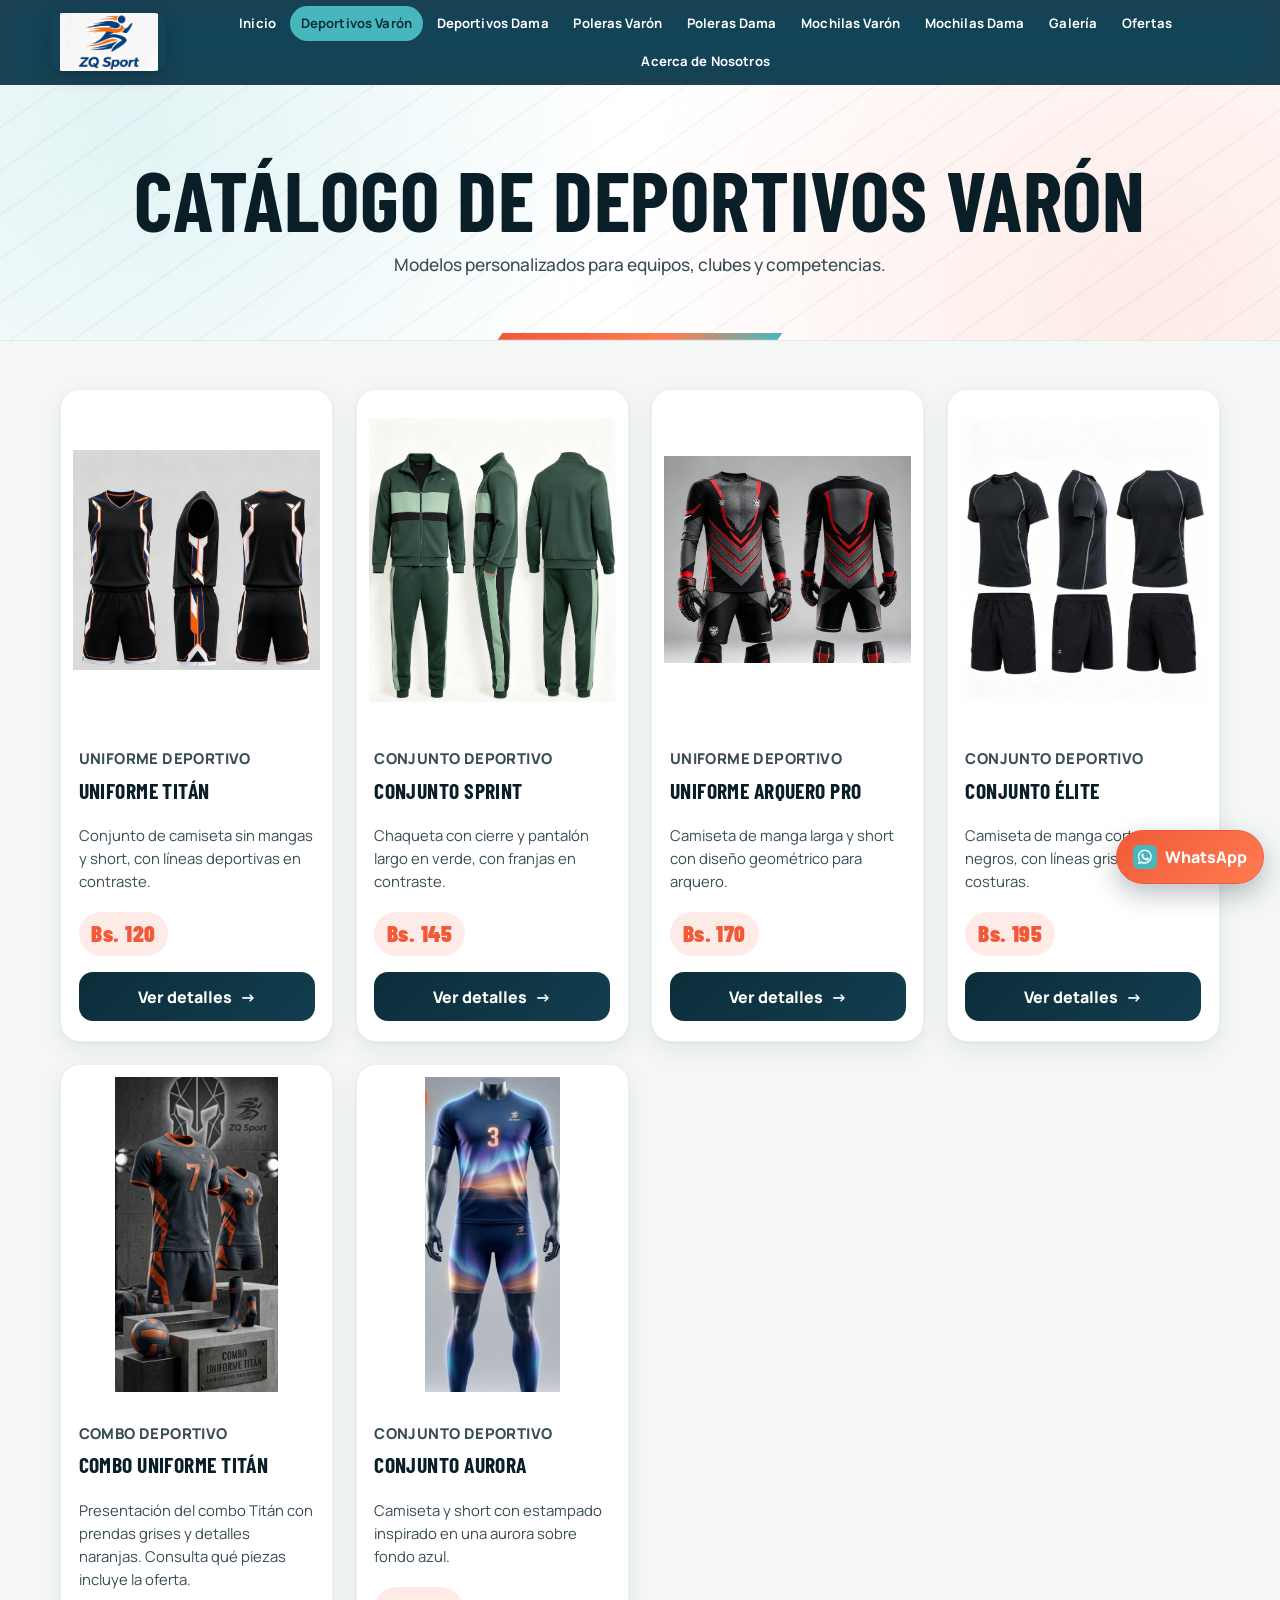
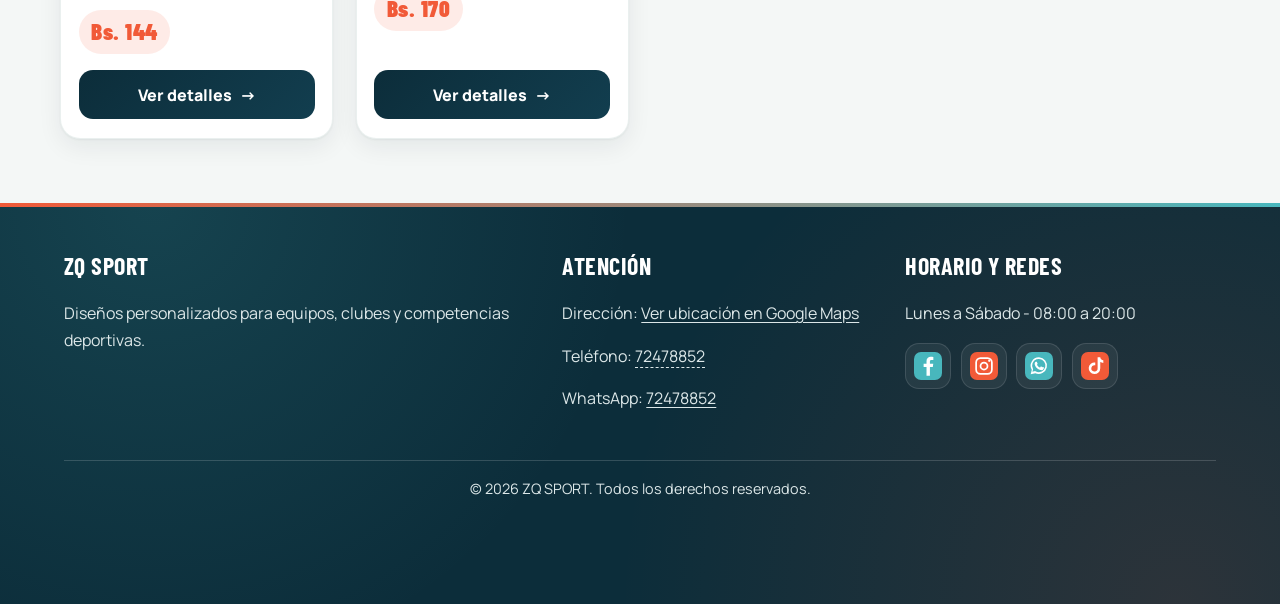
<file: deportivos-varon.html>
<!DOCTYPE html>
<html lang="es">
  <!-- CABECERA DEL DOCUMENTO: aqui van datos que el navegador lee antes de mostrar la pagina. -->
<head>
  <meta charset="UTF-8">
  <meta name="viewport" content="width=device-width, initial-scale=1.0">
  <meta name="description" content="Catalogo de Deportivos Var&oacute;n de ZQ SPORT">
  <title>Deportivos Var&oacute;n | ZQ SPORT</title>
    <!-- ESTILOS DE ESTA PAGINA: cambia aqui colores, tamanos y espacios. -->
    <style>
      /* Aqui se guardan los colores principales para cambiarlos facilmente. */
      :root {
        --primary: #F15A38;
        --secondary: #48B7BD;
        --brand-deep: #0C2D3A;
        --bg-main: #F4F7F6;
        --surface: #FFFFFF;
        --text-title: #091E26;
        --text-body: #3A4D54;
        --border: #E2EAE9;
        --white: #FFFFFF;
      }

      /* Evita que los espacios y bordes agranden los elementos. */
      /* Aplica una forma mas facil de calcular tamanos en todos los elementos. */
      * {
        box-sizing: border-box;
      }

      /* Cambia el aspecto general de toda la pagina. */
      body {
        /* Deja espacio para que los botones flotantes no tapen el final de la pagina. */
        padding-bottom: 5.5rem;
        margin: 0;
        background: var(--bg-main);
        color: var(--text-body);
        font-family: "Segoe UI", Arial, sans-serif;
      }

      /* Evita que las imagenes se salgan de su caja. */
      img {
        display: block;
        max-width: 100%;
      }

      /* HEADER COMPACTO: junta logo y menu en la misma franja para evitar espacios vacios. */
      header {
        display: flex;
        align-items: center;
        flex-wrap: wrap;
        background: var(--brand-deep);
      }

      /* Esta franja oscura sostiene el logo en la esquina izquierda. */
      .topbar {
        display: flex;
        align-items: center;
        justify-content: flex-start;
        background: transparent;
        padding: .35rem 0 .35rem max(1rem, 4vw);
        flex: 0 0 auto;
      }

      .logo {
        width: clamp(86px, 9vw, 118px);
        height: auto;
        max-height: 58px;
        object-fit: contain;
      }

      /* Este menu grande se ve en computadora y tablet amplia. */
      .page-nav {
        display: flex;
        justify-content: center;
        align-items: center;
        flex: 1 1 auto;
        flex-wrap: wrap;
        gap: .3rem;
        background: transparent;
        padding: .35rem max(1rem, 4vw) .35rem 1rem;
      }

      .page-nav a {
        color: var(--white);
        padding: .45rem .6rem;
        border-bottom: 2px solid transparent;
        text-decoration: none;
        font-size: .84rem;
        font-weight: 700;
        transition: all .2s ease-in-out;
      }

      /* El enlace activo muestra en que pagina se encuentra el visitante. */
      .page-nav a:hover,
      .page-nav a:focus-visible,
      .page-nav a.active {
        color: var(--secondary);
        border-color: var(--secondary);
      }

      /* Este menu aparece solo en celular y se abre tocando "Menu". */
      .mobile-menu {
        display: none;
        flex: 1 1 auto;
        background: transparent;
        padding: .35rem max(1rem, 4vw) .35rem 1rem;
      }

      /* Este boton es la hamburguesa del celular. */
      .mobile-menu summary {
        display: flex;
        align-items: center;
        justify-content: center;
        gap: .65rem;
        color: var(--white);
        background: var(--primary);
        border: 1px solid rgba(255, 255, 255, .18);
        border-radius: 6px;
        padding: .8rem 1rem;
        font-weight: 900;
        text-transform: uppercase;
        cursor: pointer;
        list-style: none;
      }

      /* Quita el triangulo automatico para que solo se vea la hamburguesa. */
      .mobile-menu summary::-webkit-details-marker {
        display: none;
      }

      /* Dibuja las tres rayas del boton sin usar imagenes ni iconos externos. */
      .hamburger-icon,
      .hamburger-icon::before,
      .hamburger-icon::after {
        display: block;
        width: 22px;
        height: 3px;
        background: var(--white);
        border-radius: 2px;
        content: "";
      }

      /* Suaviza el cambio de las rayas cuando abres o cierras el menu. */
      .hamburger-icon,
      .hamburger-icon::before,
      .hamburger-icon::after {
        transition: transform .2s ease-in-out, background-color .2s ease-in-out;
      }

      /* Mueve la raya superior hacia arriba. */
      .hamburger-icon::before {
        transform: translateY(-7px);
      }

      /* Mueve la raya inferior hacia abajo. */
      .hamburger-icon::after {
        transform: translateY(4px);
      }

      /* Ordena las opciones que se muestran al abrir el menu movil. */
      .mobile-links {
        display: grid;
        gap: .45rem;
        padding-top: .75rem;
      }

      /* Hace que cada opcion sea grande y facil de tocar con el dedo. */
      .mobile-links a {
        color: var(--white);
        background: rgba(12, 45, 58, .95);
        border: 1px solid rgba(255, 255, 255, .16);
        border-radius: 4px;
        padding: .75rem;
        text-align: center;
        text-decoration: none;
        font-weight: 800;
      }

      /* Marca la pagina actual y tambien da respuesta al pasar el cursor. */
      .mobile-links a.active,
      .mobile-links a:hover,
      .mobile-links a:focus-visible {
        color: var(--brand-deep);
        background: var(--secondary);
      }

      /* Centra el titulo y el texto de presentacion. */
      .page-header {
        flex-basis: 100%;
        position: relative;
        overflow: hidden;
        background: var(--surface);
        border-bottom: 1px solid var(--border);
        padding: 3.5rem max(1.25rem, 6vw) 3rem;
        text-align: center;
      }

      .page-header::after {
        content: "";
        position: absolute;
        left: 35%;
        bottom: 0;
        width: 30%;
        height: 7px;
        background: var(--primary);
        transform: skewX(-35deg);
      }

      h1,
      h2,
      h3 {
        font-family: "Arial Narrow", "Impact", "Segoe UI", sans-serif;
        text-transform: uppercase;
        letter-spacing: 1px;
      }

      .page-header h1 {
        margin: 0;
        color: var(--text-title);
        font-size: clamp(2.4rem, 6vw, 5rem);
        line-height: .95;
      }

      .page-header p {
        margin: 1rem auto 0;
        max-width: 760px;
        font-size: 1.08rem;
      }

      /* Deja un espacio comodo alrededor del catalogo. */
      .catalog {
        max-width: 1200px;
        margin: auto;
        padding: 2.5rem 1.25rem 4rem;
      }

      /* Ordena los productos en cuatro columnas. */
      /* Rejilla de productos: aqui se decide cuantas columnas se ven. */
      .products-grid {
        display: grid;
        grid-template-columns: repeat(4, minmax(0, 1fr));
        gap: 1rem;
      }

      /* Cambia el aspecto de cada producto del catalogo. */
      /* Tarjeta de producto: agrupa imagen, nombre, precio y boton. */
      .product-card {
        display: flex;
        flex-direction: column;
        background: var(--surface);
        border: 1px solid var(--border);
        border-radius: 6px;
        overflow: hidden;
        box-shadow: 0 8px 25px rgba(9, 30, 38, .06);
        transition: transform .2s ease-in-out, box-shadow .2s ease-in-out, border-color .2s ease-in-out;
      }

      /* Muestra el producto entero; el espacio blanco mantiene parejas las tarjetas. */
      .product-card > img {
        width: 100%;
        aspect-ratio: 4 / 5;
        object-fit: contain;
        padding: .75rem;
        background: var(--surface);
      }

      .card-body {
        display: flex;
        flex: 1;
        flex-direction: column;
        padding: 1rem;
      }

      /* Esta linea distingue una prenda deportiva, casual o de trabajo. */
      .product-kind {
        margin: 0 0 .55rem;
        color: var(--text-body);
        font-size: .8rem;
        font-weight: 800;
        text-transform: uppercase;
        letter-spacing: .4px;
      }

      .card-body h2 {
        margin: 0 0 .5rem;
        color: var(--text-title);
        font-size: 1.2rem;
      }

      .card-body p {
        line-height: 1.55;
      }

      .price {
        color: var(--primary);
        font-size: 1.35rem;
        font-weight: 900;
      }

      /* Este boton abre la vista grande del producto. */
      .btn-detail {
        display: block;
        margin-top: auto;
        background: var(--brand-deep);
        color: var(--white);
        padding: .8rem 1rem;
        border-radius: 6px;
        text-align: center;
        text-decoration: none;
        font-weight: 800;
        transition: all .2s ease-in-out;
      }

      .btn-detail:hover,
      .btn-detail:focus-visible {
        background: var(--secondary);
      }

      /* La vista grande permanece oculta hasta que se toca Ver detalles. */
      .product-modal {
        display: none;
        position: fixed;
        inset: 0;
        z-index: 100;
        overflow-y: auto;
        padding: 1rem;
        background: rgba(9, 30, 38, .94);
      }

      /* La ruta con el nombre del detalle muestra la vista completa. */
      .product-modal:target {
        display: grid;
        justify-items: center;
        align-items: start;
      }

      /* Caja grande del detalle del producto. */
      .modal-card {
        min-width: 0;
        width: min(1100px, 100%);
        min-height: calc(100vh - 2rem);
        background: var(--surface);
        border: 2px solid var(--secondary);
        border-radius: 6px;
        padding: clamp(1rem, 3vw, 2.25rem);
      }

      /* Este enlace cierra el producto y regresa a su tarjeta. */
      .modal-close {
        padding: .75rem;
        border-radius: 6px;
        display: block;
        width: max-content;
        margin-left: auto;
        color: var(--brand-deep);
        text-decoration: none;
        font-weight: 900;
      }

      .modal-content {
        display: grid;
        grid-template-columns: 1.15fr 1fr;
        align-items: center;
        gap: clamp(1.25rem, 4vw, 3rem);
        margin-top: 1rem;
      }

      .modal-content img {
        width: 100%;
        max-height: 62vh;
        object-fit: contain;
        border-radius: 6px;
      }

      .modal-info h2 {
        margin-top: 0;
        color: var(--text-title);
        font-size: clamp(2rem, 4vw, 3.6rem);
      }

      .modal-info p {
        line-height: 1.65;
      }

      /* Da color al boton de reserva por WhatsApp. */
      .btn-whatsapp {
        display: inline-block;
        margin-top: .75rem;
        background: var(--primary);
        color: var(--white);
        padding: .9rem 1.1rem;
        border-radius: 6px;
        text-decoration: none;
        font-weight: 800;
        transition: all .2s ease-in-out;
      }

      .btn-whatsapp:hover,
      .btn-whatsapp:focus-visible {
        background: var(--secondary);
        transform: scale(1.02);
      }

      /* Acomoda los botones anterior y siguiente debajo del detalle. */
      .modal-navigation {
        display: flex;
        justify-content: space-between;
        gap: 1rem;
        margin-top: 1.5rem;
        padding-top: 1rem;
        border-top: 1px solid var(--border);
      }

      .modal-navigation a {
        display: grid;
        place-items: center;
        width: 52px;
        height: 46px;
        background: var(--brand-deep);
        color: var(--white);
        border-radius: 6px;
        text-decoration: none;
        font-size: 1.6rem;
        font-weight: 900;
        transition: background .2s ease-in-out;
      }

      .modal-navigation a:hover,
      .modal-navigation a:focus-visible {
        background: var(--secondary);
      }

      /* Cambia el pie que aparece al final de la pagina. */
      .site-footer {
        background: var(--brand-deep);
        color: var(--white);
        padding: 3rem max(1.25rem, 5vw) 1.25rem;
        border-top: 4px solid var(--primary);
      }

      /* Ordena el footer en columnas cuando hay espacio suficiente. */
      .footer-grid {
        display: grid;
        grid-template-columns: 1.5fr 1fr 1fr;
        gap: 2rem;
        max-width: 1200px;
        margin: auto;
      }

      .site-footer h2 {
        margin-top: 0;
      }

      .site-footer p {
        color: #DCE7E8;
        line-height: 1.65;
      }

      .social {
        display: flex;
        gap: .55rem;
      }

      .social img {
        width: 36px;
        height: 36px;
      }

      .copy {
        max-width: 1200px;
        margin: 2rem auto 0;
        padding-top: 1rem;
        border-top: 1px solid rgba(255, 255, 255, .16);
        text-align: center;
        font-size: .9rem;
      }

      /* En tablet se muestran dos productos por fila. */
      @media (max-width: 1000px) {
        .products-grid {
          grid-template-columns: repeat(2, 1fr);
        }
      }

      /* En celular todo se acomoda en una sola columna. */
      @media (max-width: 700px) {
        /* En celular se oculta el menu largo para usar el boton hamburguesa. */
        .page-nav {
          display: none;
        }

        /* En celular se muestra el menu hamburguesa. */
        .mobile-menu {
          display: block;
        }

        .products-grid,
        .footer-grid,
        .modal-content {
          grid-template-columns: 1fr;
        }

        .modal-card {
          min-height: calc(100vh - 1rem);
        }

        .modal-content img {
          max-height: 36vh;
        }
      }

      /* Quita movimientos si el visitante los desactiva en su equipo. */
      @media (prefers-reduced-motion: reduce) {
        html {
          scroll-behavior: auto;
        }

        *,
        *::before,
        *::after {
          transition: none !important;
        }
      }

      /* MOVIMIENTO SUAVE: cambia la distancia en translateY si quieres mas o menos movimiento. */
      @keyframes entrada-suave {
        from {
          opacity: 0;
          transform: translateY(14px);
        }
        to {
          opacity: 1;
          transform: translateY(0);
        }
      }

      /* Al entrar a la pagina, el titulo aparece suavemente una sola vez. */
      .page-header h1 {
        animation: entrada-suave .45s ease-out both;
      }

      /* Los enlaces que apuntan a una seccion se desplazan suavemente. */
      html {
        scroll-behavior: smooth;
      }

      /* Muestra claramente donde estas al recorrer la pagina con la tecla Tab. */
      a:focus-visible,
      summary:focus-visible {
        outline: 3px solid var(--secondary);
        outline-offset: 4px;
      }

      /* Da respuesta inmediata al pasar por las opciones del menu. */
      .mobile-links a,
      .mobile-menu > summary,
      .page-nav a,
      .social a {
        transition: background-color .2s ease-in-out, color .2s ease-in-out, transform .2s ease-in-out;
      }

      /* La cruz indica que puedes tocar de nuevo para cerrar el menu. */
      .mobile-menu[open] > summary .hamburger-icon {
        background: transparent;
      }

      .mobile-menu[open] > summary .hamburger-icon::before {
        transform: rotate(45deg);
      }

      .mobile-menu[open] > summary .hamburger-icon::after {
        transform: translateY(-3px) rotate(-45deg);
      }

      /* Las opciones aparecen suavemente al abrir el menu. */
      .mobile-menu[open] .mobile-links {
        animation: entrada-suave .2s ease-out;
      }

      /* Resalta la tarjeta al pasar el cursor o al seleccionar su boton con Tab. */
      .product-card:hover,
      .product-card:focus-within {
        border-color: var(--secondary);
        transform: translateY(-4px) scale(1.02);
        box-shadow: 0 14px 32px rgba(9, 30, 38, .12);
      }

      /* Al abrir el detalle, la tarjeta grande entra sin un salto brusco. */
      .product-modal:target .modal-card {
        animation: entrada-suave .25s ease-out;
      }

      /* Evita mover la pagina de fondo mientras estas viendo un producto. */
      body:has(.product-modal:target) {
        overflow: hidden;
      }

      /* Mantiene el fondo fuera del recorrido con Tab mientras el detalle esta abierto. */
      body:has(.product-modal:target) > header,
      body:has(.product-modal:target) .products-grid,
      body:has(.product-modal:target) > footer,
      body:has(.product-modal:target) > .quick-actions {
        visibility: hidden;
      }

      .modal-close:hover,
      .modal-navigation a:focus-visible {
        background: var(--secondary);
      }

      /* Estos dos botones siguen visibles al bajar por la pagina. */
      .quick-actions {
        position: fixed;
        right: max(1rem, env(safe-area-inset-right));
        bottom: max(1rem, env(safe-area-inset-bottom));
        z-index: 30;
        display: flex;
        align-items: center;
        gap: .5rem;
      }

      .quick-actions a {
        display: inline-flex;
        align-items: center;
        justify-content: center;
        gap: .5rem;
        min-height: 48px;
        padding: .75rem 1rem;
        color: var(--white);
        background: var(--brand-deep);
        border: 1px solid var(--secondary);
        border-radius: 6px;
        text-decoration: none;
        font-weight: 800;
        box-shadow: 0 6px 20px rgba(9, 30, 38, .2);
        transition: transform .2s ease-in-out, background-color .2s ease-in-out;
      }

      /* El boton de WhatsApp conserva el naranja principal de la tienda. */
      .quick-actions .quick-whatsapp {
        background: var(--primary);
        border-color: var(--primary);
      }

      .quick-actions img {
        width: 24px;
        height: 24px;
      }

      .quick-actions a:hover {
        background: var(--secondary);
        transform: translateY(-3px);
      }

      /* Los botones responden con un pequeno movimiento al tocarlos. */
      .btn-detail:active,
      .btn-whatsapp:active,
      .quick-actions a:active {
        transform: scale(.98);
      }

      /* Las redes y los datos del pie se pueden seleccionar sin perder su color. */
      footer a {
        color: inherit;
        text-underline-offset: 3px;
      }

      footer a:hover {
        color: var(--secondary);
      }

      /* Evita que un titulo largo o una tarjeta empujen la pantalla del celular. */
      .page-header,
      .card-body,
      .modal-info {
        min-width: 0;
        overflow-wrap: anywhere;
      }

      /* Acomoda el menu en una fila completa cuando se abre en celular. */
      @media (max-width: 700px) {
        .mobile-menu {
          flex: 1 1 calc(100% - 120px);
          min-width: 0;
        }

        .mobile-menu[open] {
          flex-basis: 100%;
        }

        .page-header h1 {
          font-size: clamp(2rem, 9vw, 3.5rem);
        }
      }

      /* Si el visitante prefiere menos movimiento, la pagina respeta su eleccion. */
      @media (prefers-reduced-motion: reduce) {
        html {
          scroll-behavior: auto;
        }

        *,
        *::before,
        *::after {
          animation: none !important;
          transition: none !important;
        }

        .product-card:hover,
        .product-card:focus-within {
          transform: none;
        }
      }
    </style>
    <!-- ESTILO DINAMICO: fuentes, animaciones e interacciones compartidas por todas las paginas. -->
    <meta name="theme-color" content="#0C2D3A">
    <link rel="preconnect" href="https://fonts.googleapis.com">
    <link rel="preconnect" href="https://fonts.gstatic.com" crossorigin>
    <link rel="stylesheet" href="https://fonts.googleapis.com/css2?family=Barlow+Condensed:wght@600;700;800&family=Manrope:wght@400;500;600;700;800&display=swap">
    <link rel="stylesheet" href="assets/css/dinamico.css">
    <!-- Marca que JavaScript esta activo; si no lo esta, la pagina sigue funcionando igual. -->
    <script>document.documentElement.classList.add('zq-js');</script>
    <script src="assets/js/dinamico.js" defer></script>

  </head>
<!-- CUERPO DE LA PAGINA: desde aqui empieza lo que el visitante ve en pantalla. -->
<body id="inicio">
  <!-- ENCABEZADO GENERAL: muestra el logo, menu y titulo. -->
  <header>
    <div class="topbar">
      <a href="index.html"><img class="logo" src="assets/img/logo-tienda.png" alt="ZQ SPORT"></a>
    </div>
    <!-- MENU PRINCIPAL: active marca la pagina abierta. -->
    <nav class="page-nav" aria-label="Navegacion principal">
      <a href="index.html">Inicio</a>
      <a class="active" aria-current="page" href="deportivos-varon.html">Deportivos Var&oacute;n</a>
      <a href="deportivos-dama.html">Deportivos Dama</a>
      <a href="poleras-varon.html">Poleras Var&oacute;n</a>
      <a href="poleras-dama.html">Poleras Dama</a>
      <a href="mochilas-varon.html">Mochilas Var&oacute;n</a>
      <a href="mochilas-dama.html">Mochilas Dama</a>
      <a href="galeria.html">Galer&iacute;a</a>
      <a href="ofertas.html">Ofertas</a>
      <a href="nosotros.html">Acerca de Nosotros</a>
    </nav>
      <!-- MENU HAMBURGUESA: en celular se toca este boton para abrir las opciones. -->
      <details class="mobile-menu">
        <summary>
          <span class="hamburger-icon" aria-hidden="true"></span>
          Menu
        </summary>
        <!-- Estas son las mismas rutas del menu grande, preparadas para pantalla pequena. -->
        <div class="mobile-links">
        <a href="index.html">Inicio</a>
        <a class="active" aria-current="page" href="deportivos-varon.html">Deportivos Var&oacute;n</a>
        <a href="deportivos-dama.html">Deportivos Dama</a>
        <a href="poleras-varon.html">Poleras Var&oacute;n</a>
        <a href="poleras-dama.html">Poleras Dama</a>
        <a href="mochilas-varon.html">Mochilas Var&oacute;n</a>
        <a href="mochilas-dama.html">Mochilas Dama</a>
        <a href="galeria.html">Galer&iacute;a</a>
        <a href="ofertas.html">Ofertas</a>
        <a href="nosotros.html">Acerca de Nosotros</a>
        </div>
      </details>

  </header>

  <!-- TITULO DE LA PAGINA: queda fuera del encabezado para que el menu se mantenga visible al bajar. -->
  <div class="page-header">
      <h1>Cat&aacute;logo de Deportivos Var&oacute;n</h1>
      <p>Modelos personalizados para equipos, clubes y competencias.</p>
    </div>

  <!-- CATALOGO DE PRODUCTOS: cada tarjeta corresponde a una imagen de la tienda. -->
  <!-- ZONA DEL CATALOGO: aqui se muestran las tarjetas de productos. -->
  <main class="catalog">
    <!-- Cada tarjeta abre su propio detalle sin usar JavaScript. -->
    <section class="products-grid" aria-label="Productos de deportivos varon">
      <!-- TARJETA 1: muestra la imagen, el nombre y el precio de Uniforme Titán. -->
      <article id="producto-1" class="product-card">
        <!-- La misma imagen se muestra tambien al abrir el detalle. -->
        <img
          src="assets/img/uniforme-titan-varon.jpeg"
          alt="Uniforme Titán: Conjunto de camiseta sin mangas y short, con líneas deportivas en contraste."
          loading="lazy"
          decoding="async">
        <div class="card-body">
          <p class="product-kind">Uniforme deportivo</p>
          <h2>Uniforme Titán</h2>
          <p>Conjunto de camiseta sin mangas y short, con líneas deportivas en contraste.</p>
          <p class="price">Bs. 120</p>
          <!-- El numero del enlace debe coincidir con el detalle de esta tarjeta. -->
          <a class="btn-detail" href="#detalle-1">Ver detalles</a>
        </div>
      </article>

      <!-- TARJETA 2: muestra la imagen, el nombre y el precio de Conjunto Sprint. -->
      <article id="producto-2" class="product-card">
        <!-- La misma imagen se muestra tambien al abrir el detalle. -->
        <img
          src="assets/img/conjunto-sprint-varon.jpeg"
          alt="Conjunto Sprint: Chaqueta con cierre y pantalón largo en verde, con franjas en contraste."
          loading="lazy"
          decoding="async">
        <div class="card-body">
          <p class="product-kind">Conjunto deportivo</p>
          <h2>Conjunto Sprint</h2>
          <p>Chaqueta con cierre y pantalón largo en verde, con franjas en contraste.</p>
          <p class="price">Bs. 145</p>
          <!-- El numero del enlace debe coincidir con el detalle de esta tarjeta. -->
          <a class="btn-detail" href="#detalle-2">Ver detalles</a>
        </div>
      </article>

      <!-- TARJETA 3: muestra la imagen, el nombre y el precio de Uniforme Arquero Pro. -->
      <article id="producto-3" class="product-card">
        <!-- La misma imagen se muestra tambien al abrir el detalle. -->
        <img
          src="assets/img/uniforme-arquero-pro.jpeg"
          alt="Uniforme Arquero Pro: Camiseta de manga larga y short con diseño geométrico para arquero."
          loading="lazy"
          decoding="async">
        <div class="card-body">
          <p class="product-kind">Uniforme deportivo</p>
          <h2>Uniforme Arquero Pro</h2>
          <p>Camiseta de manga larga y short con diseño geométrico para arquero.</p>
          <p class="price">Bs. 170</p>
          <!-- El numero del enlace debe coincidir con el detalle de esta tarjeta. -->
          <a class="btn-detail" href="#detalle-3">Ver detalles</a>
        </div>
      </article>

      <!-- TARJETA 4: muestra la imagen, el nombre y el precio de Conjunto Élite. -->
      <article id="producto-4" class="product-card">
        <!-- La misma imagen se muestra tambien al abrir el detalle. -->
        <img
          src="assets/img/conjunto-elite.jpeg"
          alt="Conjunto Élite: Camiseta de manga corta y short negros, con líneas grises en las costuras."
          loading="lazy"
          decoding="async">
        <div class="card-body">
          <p class="product-kind">Conjunto deportivo</p>
          <h2>Conjunto Élite</h2>
          <p>Camiseta de manga corta y short negros, con líneas grises en las costuras.</p>
          <p class="price">Bs. 195</p>
          <!-- El numero del enlace debe coincidir con el detalle de esta tarjeta. -->
          <a class="btn-detail" href="#detalle-4">Ver detalles</a>
        </div>
      </article>

      <!-- TARJETA 5: muestra la imagen, el nombre y el precio de Combo Uniforme Titán. -->
      <article id="producto-5" class="product-card">
        <!-- La misma imagen se muestra tambien al abrir el detalle. -->
        <img
          src="assets/img/combo-uniforme-titan.jpeg"
          alt="Combo Uniforme Titán: Presentación del combo Titán con prendas grises y detalles naranjas. Consulta qué piezas incluye la oferta."
          loading="lazy"
          decoding="async">
        <div class="card-body">
          <p class="product-kind">Combo deportivo</p>
          <h2>Combo Uniforme Titán</h2>
          <p>Presentación del combo Titán con prendas grises y detalles naranjas. Consulta qué piezas incluye la oferta.</p>
          <p class="price">Bs. 144</p>
          <!-- El numero del enlace debe coincidir con el detalle de esta tarjeta. -->
          <a class="btn-detail" href="#detalle-5">Ver detalles</a>
        </div>
      </article>

      <!-- TARJETA 6: muestra la imagen, el nombre y el precio de Conjunto Aurora. -->
      <article id="producto-6" class="product-card">
        <!-- La misma imagen se muestra tambien al abrir el detalle. -->
        <img
          src="assets/img/conjunto-aurora.jpeg"
          alt="Conjunto Aurora: Camiseta y short con estampado inspirado en una aurora sobre fondo azul."
          loading="lazy"
          decoding="async">
        <div class="card-body">
          <p class="product-kind">Conjunto deportivo</p>
          <h2>Conjunto Aurora</h2>
          <p>Camiseta y short con estampado inspirado en una aurora sobre fondo azul.</p>
          <p class="price">Bs. 170</p>
          <!-- El numero del enlace debe coincidir con el detalle de esta tarjeta. -->
          <a class="btn-detail" href="#detalle-6">Ver detalles</a>
        </div>
      </article>
    </section>

    <!-- DETALLE 1: se muestra al tocar Ver detalles en Uniforme Titán. -->
    <section id="detalle-1" class="product-modal" aria-labelledby="titulo-detalle-1">
      <article class="modal-card">
        <!-- Cerrar lleva de nuevo a la tarjeta de este producto. -->
        <a class="modal-close" href="#producto-1" aria-label="Cerrar detalle de Uniforme Titán">&times; Cerrar</a>
        <div class="modal-content">
          <!-- Esta imagen conserva la vista completa del producto. -->
          <img
            src="assets/img/uniforme-titan-varon.jpeg"
            alt="Uniforme Titán en vista completa"
            loading="lazy"
            decoding="async">
          <div class="modal-info">
            <p class="product-kind">Uniforme deportivo</p>
            <h2 id="titulo-detalle-1">Uniforme Titán</h2>
            <p>Conjunto de camiseta sin mangas y short, con líneas deportivas en contraste.</p>
            <p><strong>Disponibilidad:</strong> Consulta las tallas por WhatsApp.</p>
            <p><strong>Colores de la imagen:</strong> Negro, naranja, azul y blanco</p>
            <p class="price">Bs. 120</p>
            <!-- El mensaje incluye el nombre correcto. Completa tus datos antes de enviarlo. -->
            <a class="btn-whatsapp" href="https://wa.me/59172478852?text=Hola%2C%20quiero%20reservar%20el%20producto%3A%20Uniforme%20Tit%C3%A1n.%20Talla%3A%20__.%20Color%3A%20__.%20Cantidad%3A%20__.">Comprar / Reservar por WhatsApp</a>
          </div>
        </div>
        <!-- Estas flechas recorren todos los productos de la categoria, incluidos los nuevos. -->
        <nav class="modal-navigation" aria-label="Cambiar de producto">
          <a href="#detalle-6" aria-label="Producto anterior">&lt;</a>
          <a href="#detalle-2" aria-label="Producto siguiente">&gt;</a>
        </nav>
      </article>
    </section>

    <!-- DETALLE 2: se muestra al tocar Ver detalles en Conjunto Sprint. -->
    <section id="detalle-2" class="product-modal" aria-labelledby="titulo-detalle-2">
      <article class="modal-card">
        <!-- Cerrar lleva de nuevo a la tarjeta de este producto. -->
        <a class="modal-close" href="#producto-2" aria-label="Cerrar detalle de Conjunto Sprint">&times; Cerrar</a>
        <div class="modal-content">
          <!-- Esta imagen conserva la vista completa del producto. -->
          <img
            src="assets/img/conjunto-sprint-varon.jpeg"
            alt="Conjunto Sprint en vista completa"
            loading="lazy"
            decoding="async">
          <div class="modal-info">
            <p class="product-kind">Conjunto deportivo</p>
            <h2 id="titulo-detalle-2">Conjunto Sprint</h2>
            <p>Chaqueta con cierre y pantalón largo en verde, con franjas en contraste.</p>
            <p><strong>Disponibilidad:</strong> Consulta las tallas por WhatsApp.</p>
            <p><strong>Colores de la imagen:</strong> Verde oscuro, verde claro y negro</p>
            <p class="price">Bs. 145</p>
            <!-- El mensaje incluye el nombre correcto. Completa tus datos antes de enviarlo. -->
            <a class="btn-whatsapp" href="https://wa.me/59172478852?text=Hola%2C%20quiero%20reservar%20el%20producto%3A%20Conjunto%20Sprint.%20Talla%3A%20__.%20Color%3A%20__.%20Cantidad%3A%20__.">Comprar / Reservar por WhatsApp</a>
          </div>
        </div>
        <!-- Estas flechas recorren todos los productos de la categoria, incluidos los nuevos. -->
        <nav class="modal-navigation" aria-label="Cambiar de producto">
          <a href="#detalle-1" aria-label="Producto anterior">&lt;</a>
          <a href="#detalle-3" aria-label="Producto siguiente">&gt;</a>
        </nav>
      </article>
    </section>

    <!-- DETALLE 3: se muestra al tocar Ver detalles en Uniforme Arquero Pro. -->
    <section id="detalle-3" class="product-modal" aria-labelledby="titulo-detalle-3">
      <article class="modal-card">
        <!-- Cerrar lleva de nuevo a la tarjeta de este producto. -->
        <a class="modal-close" href="#producto-3" aria-label="Cerrar detalle de Uniforme Arquero Pro">&times; Cerrar</a>
        <div class="modal-content">
          <!-- Esta imagen conserva la vista completa del producto. -->
          <img
            src="assets/img/uniforme-arquero-pro.jpeg"
            alt="Uniforme Arquero Pro en vista completa"
            loading="lazy"
            decoding="async">
          <div class="modal-info">
            <p class="product-kind">Uniforme deportivo</p>
            <h2 id="titulo-detalle-3">Uniforme Arquero Pro</h2>
            <p>Camiseta de manga larga y short con diseño geométrico para arquero.</p>
            <p><strong>Disponibilidad:</strong> Consulta las tallas por WhatsApp.</p>
            <p><strong>Colores de la imagen:</strong> Negro, gris y rojo</p>
            <p class="price">Bs. 170</p>
            <!-- El mensaje incluye el nombre correcto. Completa tus datos antes de enviarlo. -->
            <a class="btn-whatsapp" href="https://wa.me/59172478852?text=Hola%2C%20quiero%20reservar%20el%20producto%3A%20Uniforme%20Arquero%20Pro.%20Talla%3A%20__.%20Color%3A%20__.%20Cantidad%3A%20__.">Comprar / Reservar por WhatsApp</a>
          </div>
        </div>
        <!-- Estas flechas recorren todos los productos de la categoria, incluidos los nuevos. -->
        <nav class="modal-navigation" aria-label="Cambiar de producto">
          <a href="#detalle-2" aria-label="Producto anterior">&lt;</a>
          <a href="#detalle-4" aria-label="Producto siguiente">&gt;</a>
        </nav>
      </article>
    </section>

    <!-- DETALLE 4: se muestra al tocar Ver detalles en Conjunto Élite. -->
    <section id="detalle-4" class="product-modal" aria-labelledby="titulo-detalle-4">
      <article class="modal-card">
        <!-- Cerrar lleva de nuevo a la tarjeta de este producto. -->
        <a class="modal-close" href="#producto-4" aria-label="Cerrar detalle de Conjunto Élite">&times; Cerrar</a>
        <div class="modal-content">
          <!-- Esta imagen conserva la vista completa del producto. -->
          <img
            src="assets/img/conjunto-elite.jpeg"
            alt="Conjunto Élite en vista completa"
            loading="lazy"
            decoding="async">
          <div class="modal-info">
            <p class="product-kind">Conjunto deportivo</p>
            <h2 id="titulo-detalle-4">Conjunto Élite</h2>
            <p>Camiseta de manga corta y short negros, con líneas grises en las costuras.</p>
            <p><strong>Disponibilidad:</strong> Consulta las tallas por WhatsApp.</p>
            <p><strong>Colores de la imagen:</strong> Negro y gris</p>
            <p class="price">Bs. 195</p>
            <!-- El mensaje incluye el nombre correcto. Completa tus datos antes de enviarlo. -->
            <a class="btn-whatsapp" href="https://wa.me/59172478852?text=Hola%2C%20quiero%20reservar%20el%20producto%3A%20Conjunto%20%C3%89lite.%20Talla%3A%20__.%20Color%3A%20__.%20Cantidad%3A%20__.">Comprar / Reservar por WhatsApp</a>
          </div>
        </div>
        <!-- Estas flechas recorren todos los productos de la categoria, incluidos los nuevos. -->
        <nav class="modal-navigation" aria-label="Cambiar de producto">
          <a href="#detalle-3" aria-label="Producto anterior">&lt;</a>
          <a href="#detalle-5" aria-label="Producto siguiente">&gt;</a>
        </nav>
      </article>
    </section>

    <!-- DETALLE 5: se muestra al tocar Ver detalles en Combo Uniforme Titán. -->
    <section id="detalle-5" class="product-modal" aria-labelledby="titulo-detalle-5">
      <article class="modal-card">
        <!-- Cerrar lleva de nuevo a la tarjeta de este producto. -->
        <a class="modal-close" href="#producto-5" aria-label="Cerrar detalle de Combo Uniforme Titán">&times; Cerrar</a>
        <div class="modal-content">
          <!-- Esta imagen conserva la vista completa del producto. -->
          <img
            src="assets/img/combo-uniforme-titan.jpeg"
            alt="Combo Uniforme Titán en vista completa"
            loading="lazy"
            decoding="async">
          <div class="modal-info">
            <p class="product-kind">Combo deportivo</p>
            <h2 id="titulo-detalle-5">Combo Uniforme Titán</h2>
            <p>Presentación del combo Titán con prendas grises y detalles naranjas. Consulta qué piezas incluye la oferta.</p>
            <p><strong>Disponibilidad:</strong> Consulta las tallas por WhatsApp.</p>
            <p><strong>Colores de la imagen:</strong> Gris y naranja</p>
            <p class="price">Bs. 144</p>
            <!-- El mensaje incluye el nombre correcto. Completa tus datos antes de enviarlo. -->
            <a class="btn-whatsapp" href="https://wa.me/59172478852?text=Hola%2C%20quiero%20reservar%20el%20producto%3A%20Combo%20Uniforme%20Tit%C3%A1n.%20Talla%3A%20__.%20Color%3A%20__.%20Cantidad%3A%20__.">Comprar / Reservar por WhatsApp</a>
          </div>
        </div>
        <!-- Estas flechas recorren todos los productos de la categoria, incluidos los nuevos. -->
        <nav class="modal-navigation" aria-label="Cambiar de producto">
          <a href="#detalle-4" aria-label="Producto anterior">&lt;</a>
          <a href="#detalle-6" aria-label="Producto siguiente">&gt;</a>
        </nav>
      </article>
    </section>

    <!-- DETALLE 6: se muestra al tocar Ver detalles en Conjunto Aurora. -->
    <section id="detalle-6" class="product-modal" aria-labelledby="titulo-detalle-6">
      <article class="modal-card">
        <!-- Cerrar lleva de nuevo a la tarjeta de este producto. -->
        <a class="modal-close" href="#producto-6" aria-label="Cerrar detalle de Conjunto Aurora">&times; Cerrar</a>
        <div class="modal-content">
          <!-- Esta imagen conserva la vista completa del producto. -->
          <img
            src="assets/img/conjunto-aurora.jpeg"
            alt="Conjunto Aurora en vista completa"
            loading="lazy"
            decoding="async">
          <div class="modal-info">
            <p class="product-kind">Conjunto deportivo</p>
            <h2 id="titulo-detalle-6">Conjunto Aurora</h2>
            <p>Camiseta y short con estampado inspirado en una aurora sobre fondo azul.</p>
            <p><strong>Disponibilidad:</strong> Consulta las tallas por WhatsApp.</p>
            <p><strong>Colores de la imagen:</strong> Azul, violeta, turquesa y naranja</p>
            <p class="price">Bs. 170</p>
            <!-- El mensaje incluye el nombre correcto. Completa tus datos antes de enviarlo. -->
            <a class="btn-whatsapp" href="https://wa.me/59172478852?text=Hola%2C%20quiero%20reservar%20el%20producto%3A%20Conjunto%20Aurora.%20Talla%3A%20__.%20Color%3A%20__.%20Cantidad%3A%20__.">Comprar / Reservar por WhatsApp</a>
          </div>
        </div>
        <!-- Estas flechas recorren todos los productos de la categoria, incluidos los nuevos. -->
        <nav class="modal-navigation" aria-label="Cambiar de producto">
          <a href="#detalle-5" aria-label="Producto anterior">&lt;</a>
          <a href="#detalle-1" aria-label="Producto siguiente">&gt;</a>
        </nav>
      </article>
    </section>
  </main>

    <!-- FOOTER GENERAL: repite la informacion basica al final. -->
    <!-- PIE DE PAGINA: muestra datos de la tienda, redes y derechos reservados. -->
    <footer class="site-footer">
      <div class="footer-grid">
        <section>
          <h2>ZQ SPORT</h2>
          <p>Dise&ntilde;os personalizados para equipos, clubes y competencias deportivas.</p>
        </section>
        <section>
          <h2>Atenci&oacute;n</h2>
          <!-- REEMPLAZAR POR DATOS REALES DE LA TIENDA. -->
          <p>Direcci&oacute;n: <a href="https://www.google.com/maps/search/?api=1&amp;query=-17.970611%2C-67.069306" target="_blank" rel="noopener noreferrer">Ver ubicación en Google Maps</a></p>
          <p>Tel&eacute;fono: <a href="tel:+59172478852">72478852</a></p>
          <p>WhatsApp: <a href="https://wa.me/59172478852?text=Hola%2C%20quiero%20informaci%C3%B3n%20sobre%20los%20productos%20de%20ZQ%20SPORT.">72478852</a></p>
        </section>
        <section>
          <h2>Horario y redes</h2>
          <p>Lunes a S&aacute;bado - 08:00 a 20:00</p>
          <div class="social">
            <a href="#" aria-label="Facebook"><img src="assets/icons/facebook.svg" alt=""></a>
            <a href="#" aria-label="Instagram"><img src="assets/icons/instagram.svg" alt=""></a>
            <a href="https://wa.me/59172478852?text=Hola%2C%20quiero%20informaci%C3%B3n%20sobre%20los%20productos%20de%20ZQ%20SPORT." aria-label="Escribir a ZQ SPORT por WhatsApp"><img src="assets/icons/whatsapp.svg" alt=""></a>
            <a href="#" aria-label="TikTok"><img src="assets/icons/tiktok.svg" alt=""></a>
          </div>
        </section>
      </div>
      <p class="copy">&copy; 2026 ZQ SPORT. Todos los derechos reservados.</p>
    </footer>

    <!-- ACCESOS RAPIDOS: cambia el numero del enlace si cambia el WhatsApp de la tienda. -->
    <nav class="quick-actions" aria-label="Accesos rápidos">
      <a href="#inicio" aria-label="Volver al inicio de la página" title="Volver arriba">&uarr;</a>
      <a class="quick-whatsapp" href="https://wa.me/59172478852?text=Hola%2C%20quiero%20informaci%C3%B3n%20sobre%20los%20productos%20de%20ZQ%20SPORT." aria-label="Consultar con ZQ SPORT por WhatsApp">
        <img src="assets/icons/whatsapp.svg" alt="">
        WhatsApp
      </a>
    </nav>
  </body>
</html>
</file>
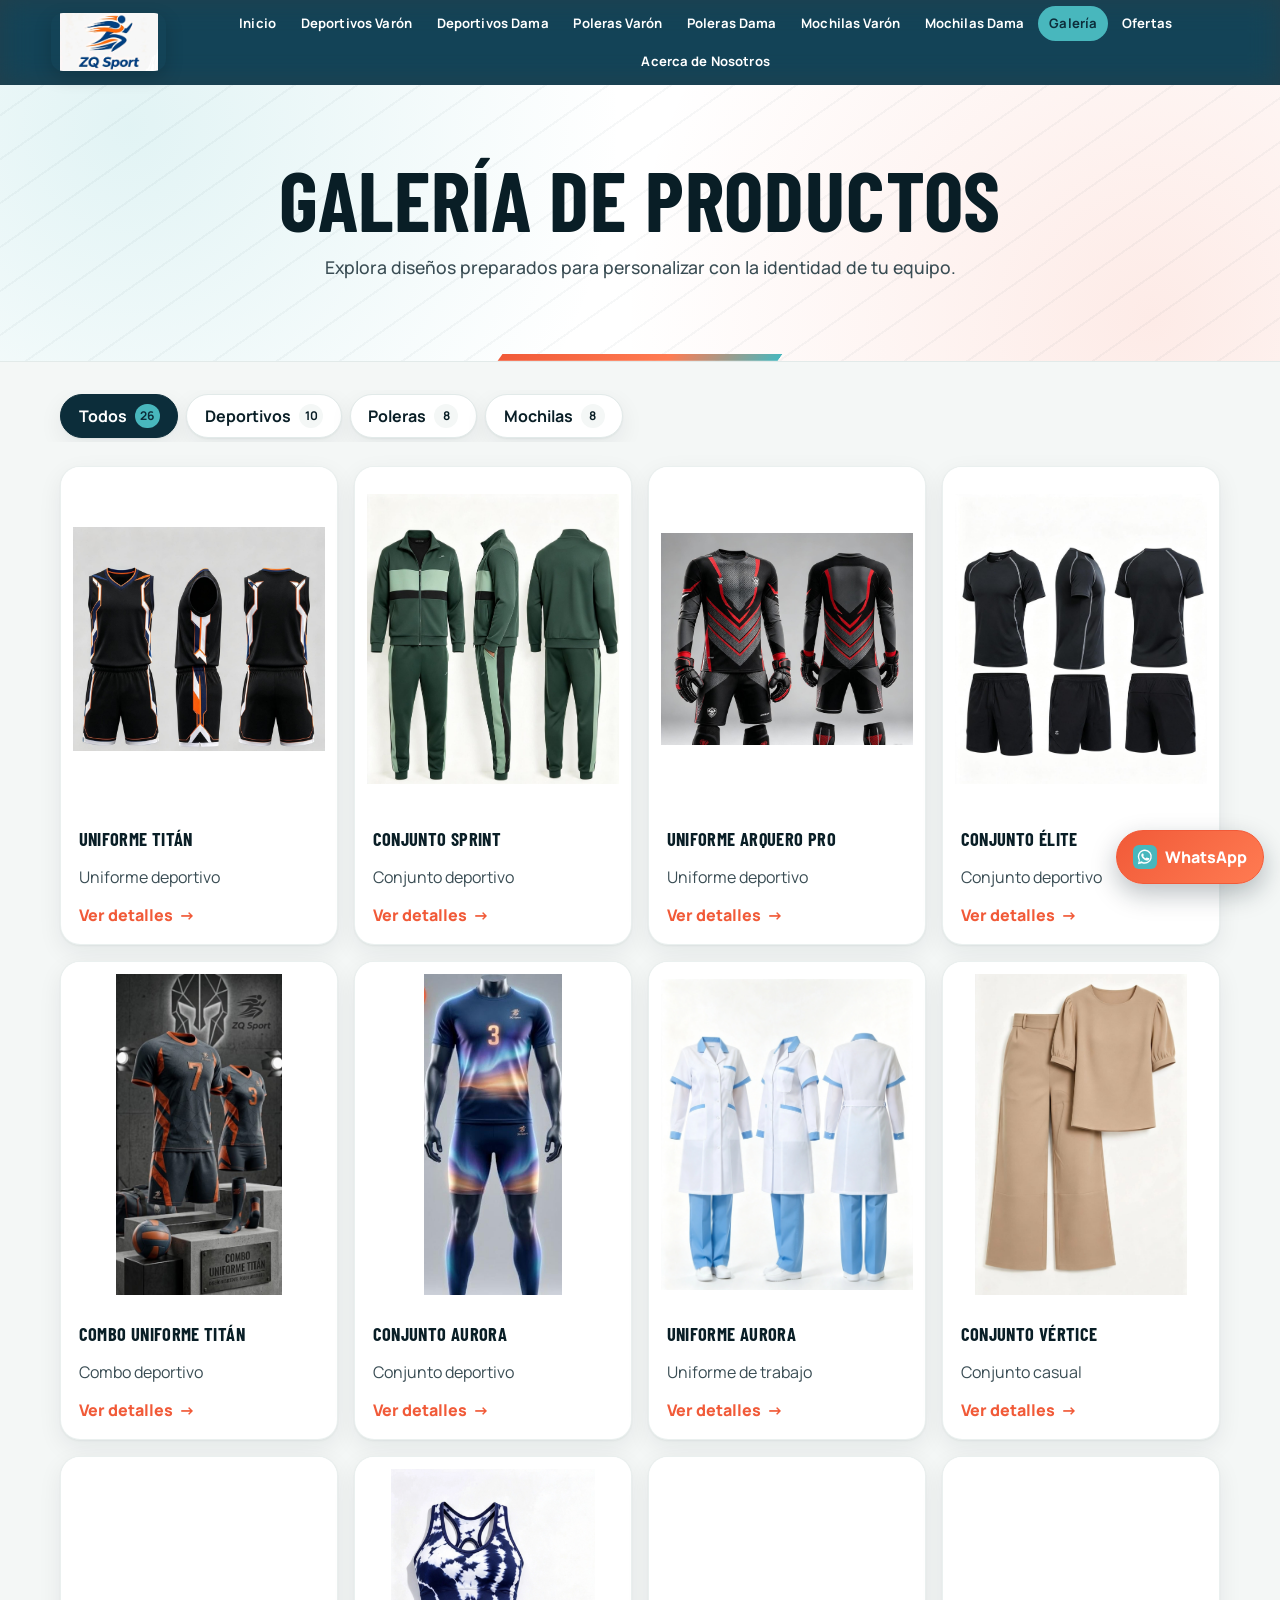
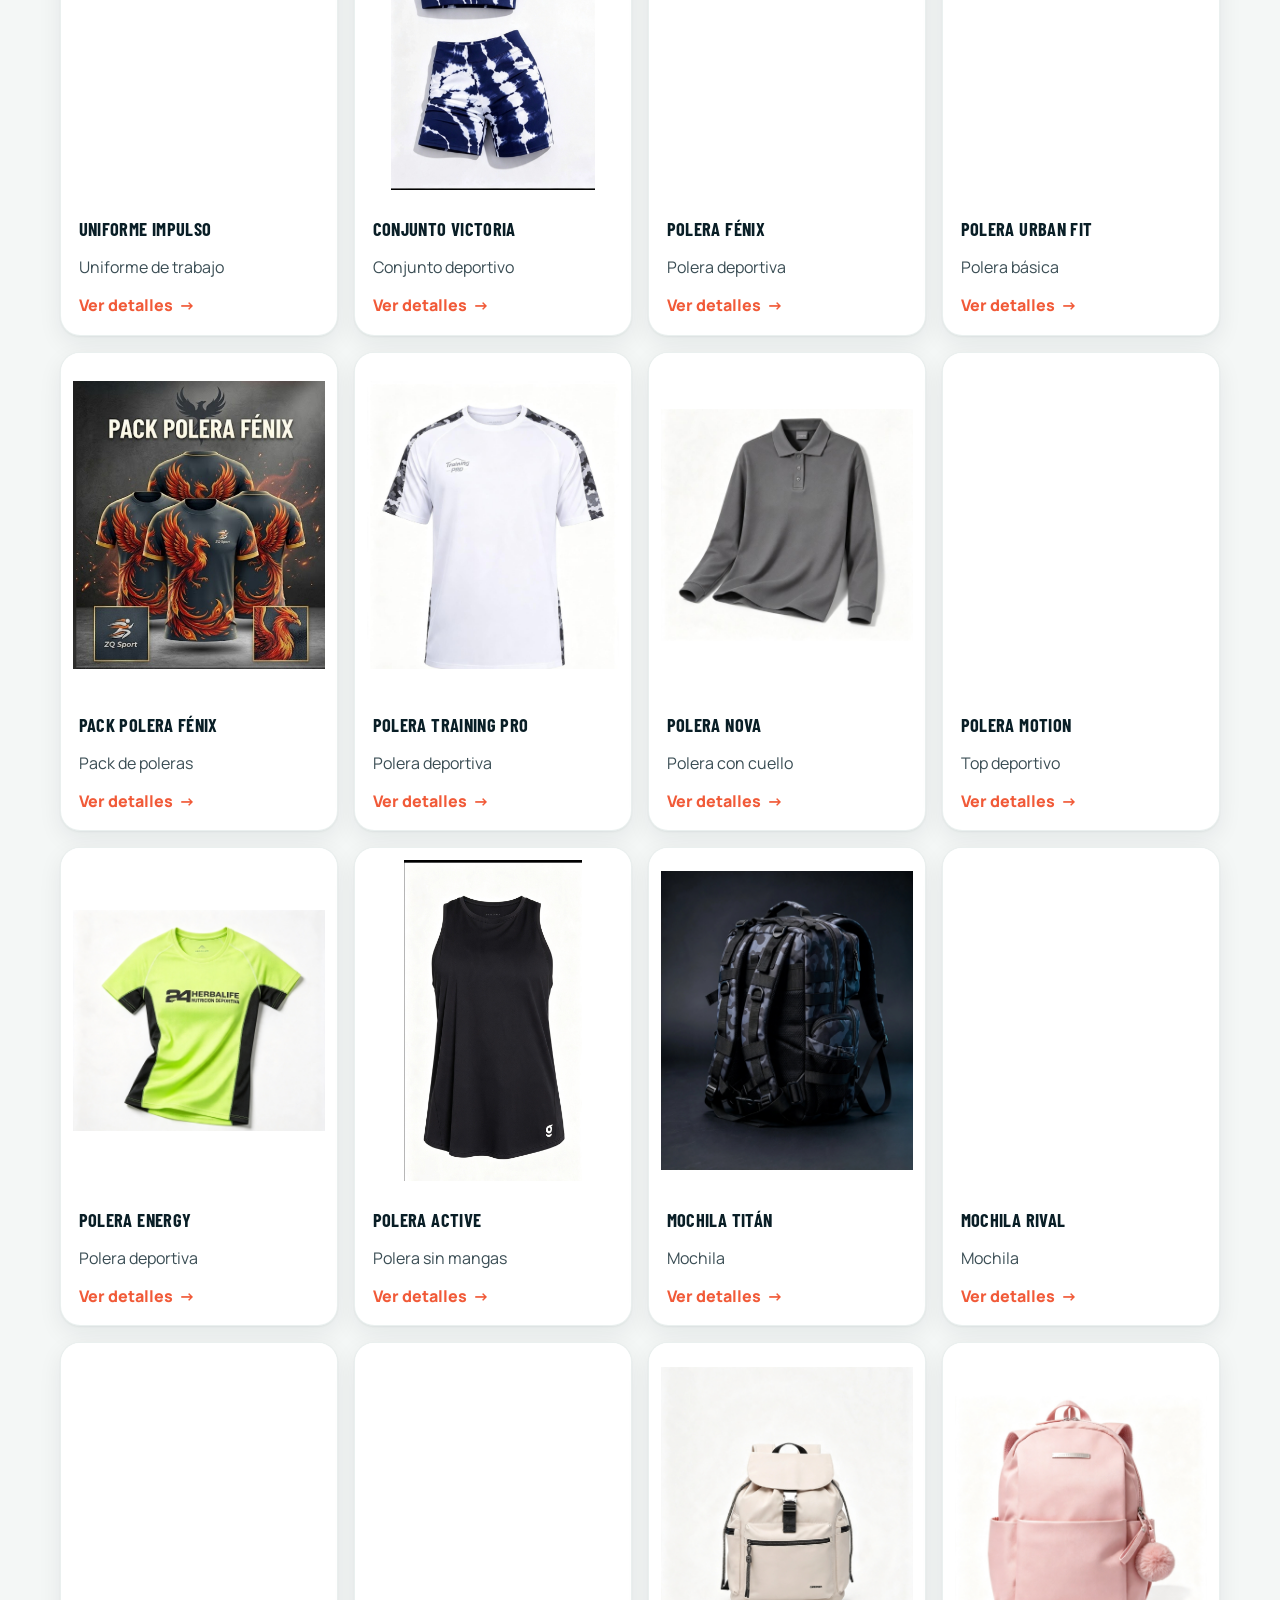
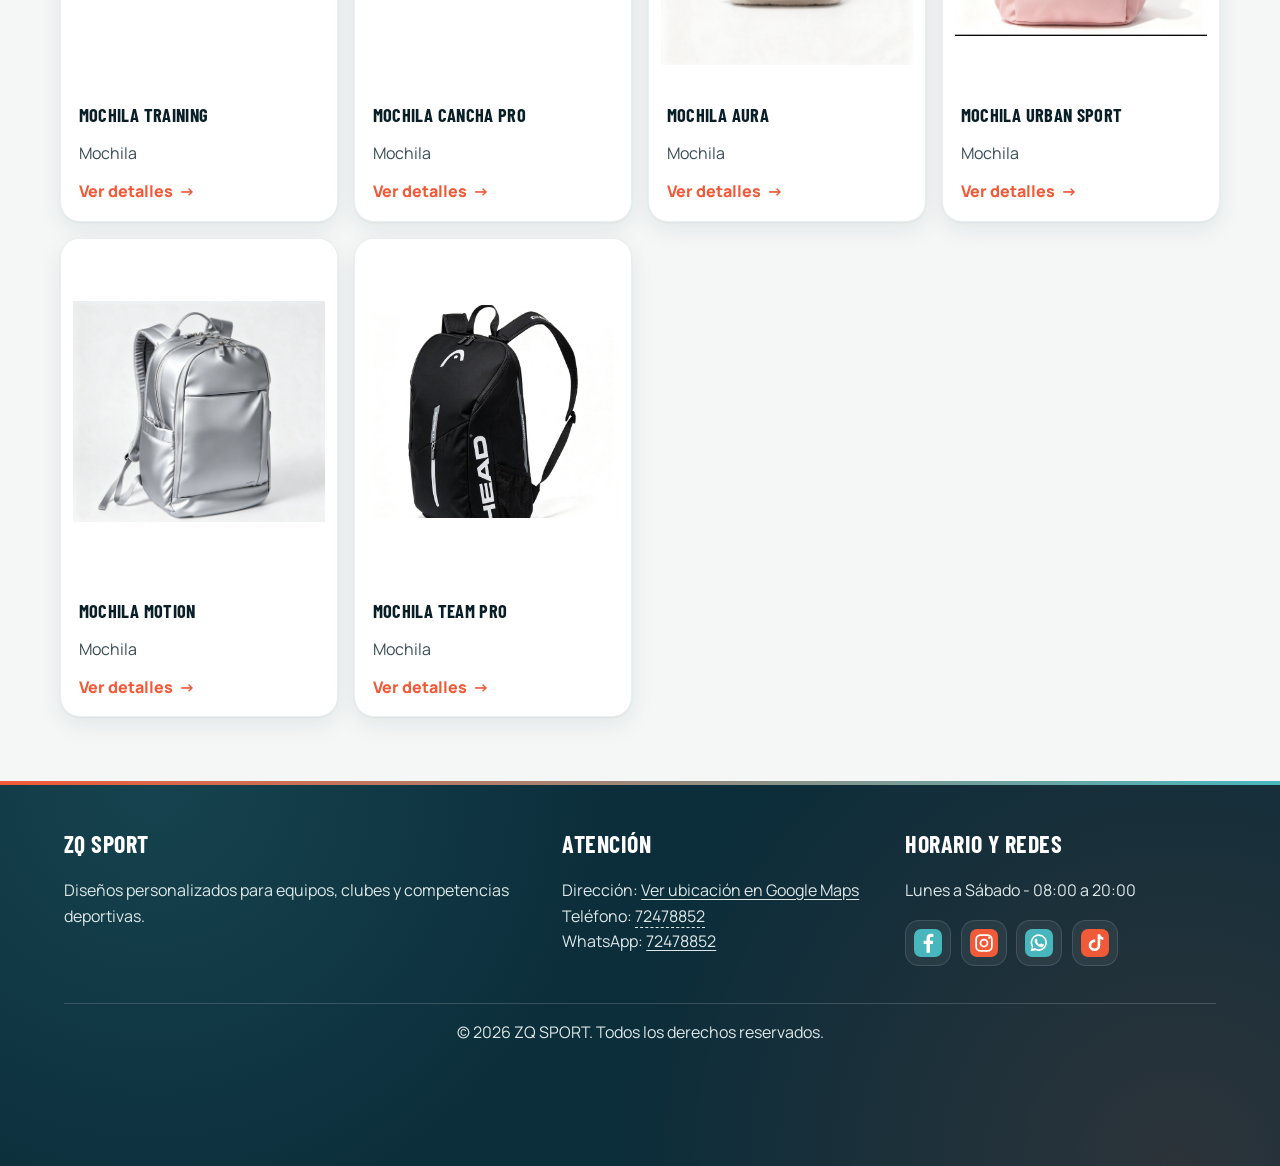
<file: galeria.html>
<!DOCTYPE html>
<html lang="es">
    <!-- CABECERA DEL DOCUMENTO: aqui van datos que el navegador lee antes de mostrar la pagina. -->
<head>
    <!-- Permite mostrar letras con tilde y caracteres en espanol correctamente. -->
    <meta charset="UTF-8">
    <!-- Hace que la pagina se adapte al ancho del celular, tablet o computadora. -->
    <meta name="viewport" content="width=device-width,initial-scale=1.0">
    <meta name="description" content="Galería de productos deportivos">
    <title>Galería de Productos | ZQ SPORT</title>

<!-- ESTILOS DE ESTA PAGINA: cambia aqui colores, tamanos y espacios. -->
    <style>
      /* DESIGN TOKENS OBLIGATORIOS */
      /* Aqui se guardan los colores principales para cambiarlos facilmente. */
      :root {
        --primary: #F15A38;
        --secondary: #48B7BD;
        --brand-deep: #0C2D3A;
        --bg-main: #F4F7F6;
        --surface: #FFFFFF;
        --text-title: #091E26;
        --text-body: #3A4D54;
        --border: #E2EAE9;
        --white: #FFFFFF
      }
      /* Aplica una forma mas facil de calcular tamanos en todos los elementos. */
      * {
        box-sizing: border-box
      }
      /* Cambia el aspecto general de toda la pagina. */
      body {
        /* Deja espacio para que los botones flotantes no tapen el final de la pagina. */
        padding-bottom: 5.5rem;
        margin: 0;
        background: var(--bg-main);
        color: var(--text-body);
        font-family: "Segoe UI", Arial, sans-serif
      }
      /* Evita que las imagenes se salgan de su caja. */
      img {
        display: block;
        max-width: 100%
      }

      /* HEADER COMPACTO: junta logo y menu en la misma franja para evitar espacios vacios. */
      header {
        display: flex;
        align-items: center;
        flex-wrap: wrap;
        background: var(--brand-deep)
      }
      /* Los enlaces toman el color del lugar donde estan colocados. */
      a {
        color: inherit
      }
      /* Esta franja oscura sostiene el logo en la esquina izquierda. */
      .top {
        background: transparent;
        padding: .35rem 0 .35rem 4vw;
        text-align: left;
        flex: 0 0 auto
      }
      .logo {
        width: clamp(86px, 9vw, 118px);
        height: auto;
        max-height: 58px;
        object-fit: contain
      }
      /* Acomoda los enlaces del menu principal. */
      .page-nav {
        display: flex;
        flex: 1 1 auto;
        flex-wrap: wrap;
        justify-content: center;
        align-items: center;
        gap: .25rem;
        background: transparent;
        padding: .35rem 4vw .35rem 1rem
      }
      .page-nav a {
        color: var(--white);
        padding: .45rem .6rem;
        text-decoration: none;
        font-size: .84rem;
        font-weight: 700;
        border-bottom: 2px solid transparent;
        transition: all .2s ease-in-out
      }
      .page-nav a:hover,.page-nav a:focus-visible,.page-nav a.active {
        color: var(--secondary);
        border-color: var(--secondary);
      }

      /* Este menu aparece solo en celular y se abre tocando "Menu". */
      .mobile-menu {
        display: none;
        flex: 1 1 auto;
        background: transparent;
        padding: .35rem 4vw .35rem 1rem;
      }

      /* Este boton es la hamburguesa del celular. */
      .mobile-menu summary {
        display: flex;
        align-items: center;
        justify-content: center;
        gap: .65rem;
        color: var(--white);
        background: var(--primary);
        border: 1px solid rgba(255, 255, 255, .18);
        border-radius: 6px;
        padding: .8rem 1rem;
        font-weight: 900;
        text-transform: uppercase;
        cursor: pointer;
        list-style: none;
      }

      /* Quita el triangulo automatico para que solo se vea la hamburguesa. */
      .mobile-menu summary::-webkit-details-marker {
        display: none;
      }

      /* Dibuja las tres rayas del boton sin usar imagenes ni iconos externos. */
      .hamburger-icon,
      .hamburger-icon::before,
      .hamburger-icon::after {
        display: block;
        width: 22px;
        height: 3px;
        background: var(--white);
        border-radius: 2px;
        content: "";
      }

      /* Suaviza el cambio de las rayas cuando abres o cierras el menu. */
      .hamburger-icon,
      .hamburger-icon::before,
      .hamburger-icon::after {
        transition: transform .2s ease-in-out, background-color .2s ease-in-out;
      }

      /* Mueve la raya superior hacia arriba. */
      .hamburger-icon::before {
        transform: translateY(-7px);
      }

      /* Mueve la raya inferior hacia abajo. */
      .hamburger-icon::after {
        transform: translateY(4px);
      }

      /* Ordena las opciones que se muestran al abrir el menu movil. */
      .mobile-links {
        display: grid;
        gap: .45rem;
        padding-top: .75rem;
      }

      /* Hace que cada opcion sea grande y facil de tocar con el dedo. */
      .mobile-links a {
        color: var(--white);
        background: rgba(12, 45, 58, .95);
        border: 1px solid rgba(255, 255, 255, .16);
        border-radius: 4px;
        padding: .75rem;
        text-align: center;
        text-decoration: none;
        font-weight: 800;
      }

      /* Marca la pagina actual y tambien da respuesta al pasar el cursor. */
      .mobile-links a.active,
      .mobile-links a:hover,
      .mobile-links a:focus-visible {
        color: var(--brand-deep);
        background: var(--secondary);
      }

      /* Da espacio y estilo al titulo principal de esta pagina. */
      /* Presentacion de la pagina: titulo y descripcion corta. */
      .heading {
        flex-basis: 100%;
        background: var(--surface);
        border-bottom: 1px solid var(--border);
        padding: 3.5rem 6vw;
        position: relative;
        /* Centra el titulo y el subtitulo de esta pagina. */
        text-align: center
      }
      .heading:after {
        content: "";
        position: absolute;
        left: 0;
        bottom: 0;
        width: 28%;
        height: 7px;
        background: var(--primary);
        transform: skewX(-30deg)
      }
      h1,h2 {
        font-family: "Arial Narrow", "Impact", "Segoe UI", sans-serif;
        text-transform: uppercase;
        letter-spacing: 1px
      }
      .heading h1 {
        margin: 0;
        color: var(--text-title);
        font-size: clamp(2.7rem, 6vw, 5rem);
        line-height: .95
      }
      .heading p {
        font-size: 1.1rem
      }
      /* Ordena el contenido principal de esta seccion. */
      /* Rejilla de galeria: acomoda las imagenes por filas y columnas. */
      .gallery {
        max-width: 1200px;
        margin: auto;
        padding: 2.5rem 1.25rem 4rem;
        display: grid;
        grid-template-columns: repeat(4, 1fr);
        gap: 1rem
      }
      /* Cambia el aspecto de cada tarjeta o bloque de informacion. */
      /* Tarjeta de galeria: muestra imagen, nombre y enlace de categoria. */
      .gallery-card {
        background: var(--surface);
        border: 1px solid var(--border);
        border-radius: 6px;
        overflow: hidden;
        transition: transform .2s ease-in-out, box-shadow .2s ease-in-out, border-color .2s ease-in-out
      }

      /* Muestra el producto entero; el espacio blanco mantiene parejas las tarjetas. */
      .gallery-card img {
        width: 100%;
        aspect-ratio: 4 / 5;
        object-fit: contain;
        padding: .75rem;
        background: var(--surface);
      }
      .gallery-card div {
        padding: 1rem
      }
      .gallery-card h2 {
        margin: 0 0 .7rem;
        color: var(--text-title);
        font-size: 1.15rem
      }
      .gallery-card a {
        color: var(--primary);
        font-weight: 800;
        text-decoration: none
      }
      .gallery-card a:hover {
        color: var(--secondary)
      }
      /* Cambia el pie que aparece al final de la pagina. */
      .footer {
        background: var(--brand-deep);
        color: var(--white);
        padding: 3rem 5vw 1rem;
        border-top: 4px solid var(--primary)
      }
      /* Ordena el footer en columnas cuando hay espacio suficiente. */
      .footer-grid {
        max-width: 1200px;
        margin: auto;
        display: grid;
        grid-template-columns: 1.5fr 1fr 1fr;
        gap: 2rem
      }
      .footer h2 {
        margin-top: 0
      }
      .footer p {
        color: #dce7e8;
        line-height: 1.6
      }
      .social {
        display: flex;
        gap: .5rem
      }
      .social img {
        width: 36px
      }
      .copy {
        text-align: center;
        border-top: 1px solid #ffffff2b;
        padding-top: 1rem;
        margin-top: 2rem
      }
      /* Desde aqui se acomoda la pagina para pantallas pequenas. */
      @media(max-width:900px) {
        /* Ordena el contenido principal de esta seccion. */
        .gallery {
          grid-template-columns: repeat(2, 1fr)
        }
      }
      /* Desde aqui se acomoda la pagina para pantallas pequenas. */
      @media(max-width:650px) {
        /* En celular se oculta el menu largo para usar el boton hamburguesa. */
        .page-nav {
          display: none
        }

        /* En celular se muestra el menu hamburguesa. */
        .mobile-menu {
          display: block
        }

        .gallery,.footer-grid {
          grid-template-columns: 1fr
        }
      }

      /* MOVIMIENTO SUAVE: cambia la distancia en translateY si quieres mas o menos movimiento. */
      @keyframes entrada-suave {
        from {
          opacity: 0;
          transform: translateY(14px);
        }
        to {
          opacity: 1;
          transform: translateY(0);
        }
      }

      /* Al entrar a la pagina, el titulo aparece suavemente una sola vez. */
      .heading h1 {
        animation: entrada-suave .45s ease-out both;
      }

      /* Los enlaces que apuntan a una seccion se desplazan suavemente. */
      html {
        scroll-behavior: smooth;
      }

      /* Muestra claramente donde estas al recorrer la pagina con la tecla Tab. */
      a:focus-visible,
      summary:focus-visible {
        outline: 3px solid var(--secondary);
        outline-offset: 4px;
      }

      /* Da respuesta inmediata al pasar por las opciones del menu. */
      .mobile-links a,
      .mobile-menu > summary,
      .page-nav a,
      .social a {
        transition: background-color .2s ease-in-out, color .2s ease-in-out, transform .2s ease-in-out;
      }

      /* La cruz indica que puedes tocar de nuevo para cerrar el menu. */
      .mobile-menu[open] > summary .hamburger-icon {
        background: transparent;
      }

      .mobile-menu[open] > summary .hamburger-icon::before {
        transform: rotate(45deg);
      }

      .mobile-menu[open] > summary .hamburger-icon::after {
        transform: translateY(-3px) rotate(-45deg);
      }

      /* Las opciones aparecen suavemente al abrir el menu. */
      .mobile-menu[open] .mobile-links {
        animation: entrada-suave .2s ease-out;
      }

      /* Resalta la tarjeta al pasar el cursor o al seleccionar su boton con Tab. */
      .gallery-card:hover,
      .gallery-card:focus-within {
        border-color: var(--secondary);
        transform: translateY(-4px) scale(1.02);
        box-shadow: 0 14px 32px rgba(9, 30, 38, .12);
      }

      /* Estos dos botones siguen visibles al bajar por la pagina. */
      .quick-actions {
        position: fixed;
        right: max(1rem, env(safe-area-inset-right));
        bottom: max(1rem, env(safe-area-inset-bottom));
        z-index: 30;
        display: flex;
        align-items: center;
        gap: .5rem;
      }

      .quick-actions a {
        display: inline-flex;
        align-items: center;
        justify-content: center;
        gap: .5rem;
        min-height: 48px;
        padding: .75rem 1rem;
        color: var(--white);
        background: var(--brand-deep);
        border: 1px solid var(--secondary);
        border-radius: 6px;
        text-decoration: none;
        font-weight: 800;
        box-shadow: 0 6px 20px rgba(9, 30, 38, .2);
        transition: transform .2s ease-in-out, background-color .2s ease-in-out;
      }

      /* El boton de WhatsApp conserva el naranja principal de la tienda. */
      .quick-actions .quick-whatsapp {
        background: var(--primary);
        border-color: var(--primary);
      }

      .quick-actions img {
        width: 24px;
        height: 24px;
      }

      .quick-actions a:hover {
        background: var(--secondary);
        transform: translateY(-3px);
      }

      /* Los botones responden con un pequeno movimiento al tocarlos. */
      .quick-actions a:active {
        transform: scale(.98);
      }

      /* Las redes y los datos del pie se pueden seleccionar sin perder su color. */
      footer a {
        color: inherit;
        text-underline-offset: 3px;
      }

      footer a:hover {
        color: var(--secondary);
      }

      /* Evita que un titulo largo o una tarjeta empujen la pantalla del celular. */
      .heading {
        min-width: 0;
        overflow-wrap: anywhere;
      }

      /* Acomoda el menu en una fila completa cuando se abre en celular. */
      @media (max-width: 700px) {
        .mobile-menu {
          flex: 1 1 calc(100% - 120px);
          min-width: 0;
        }

        .mobile-menu[open] {
          flex-basis: 100%;
        }

        .heading h1 {
          font-size: clamp(2rem, 9vw, 3.5rem);
        }
      }

      /* Si el visitante prefiere menos movimiento, la pagina respeta su eleccion. */
      @media (prefers-reduced-motion: reduce) {
        html {
          scroll-behavior: auto;
        }

        *,
        *::before,
        *::after {
          animation: none !important;
          transition: none !important;
        }

        .gallery-card:hover,
        .gallery-card:focus-within {
          transform: none;
        }
      }
    </style>
    <!-- ESTILO DINAMICO: fuentes, animaciones e interacciones compartidas por todas las paginas. -->
    <meta name="theme-color" content="#0C2D3A">
    <link rel="preconnect" href="https://fonts.googleapis.com">
    <link rel="preconnect" href="https://fonts.gstatic.com" crossorigin>
    <link rel="stylesheet" href="https://fonts.googleapis.com/css2?family=Barlow+Condensed:wght@600;700;800&family=Manrope:wght@400;500;600;700;800&display=swap">
    <link rel="stylesheet" href="assets/css/dinamico.css">
    <!-- Marca que JavaScript esta activo; si no lo esta, la pagina sigue funcionando igual. -->
    <script>document.documentElement.classList.add('zq-js');</script>
    <script src="assets/js/dinamico.js" defer></script>

  </head>
  <!-- CUERPO DE LA PAGINA: desde aqui empieza lo que el visitante ve en pantalla. -->
  <body id="inicio">
    <!-- MENÚ PRINCIPAL -->
    <!-- ENCABEZADO: contiene el logo y las opciones principales de navegacion. -->
    <header>
      <div class="top">
        <a href="index.html">
          <img class="logo" src="assets/img/logo-tienda.png" alt="ZQ SPORT">
        </a>
      </div>
      <nav class="page-nav" aria-label="Navegación principal">
        <a href="index.html">Inicio</a>
        <a href="deportivos-varon.html">Deportivos Varón</a>
        <a href="deportivos-dama.html">Deportivos Dama</a>
        <a href="poleras-varon.html">Poleras Varón</a>
        <a href="poleras-dama.html">Poleras Dama</a>
        <a href="mochilas-varon.html">Mochilas Varón</a>
        <a href="mochilas-dama.html">Mochilas Dama</a>
        <a class="active" href="galeria.html" aria-current="page">Galería</a>
        <a href="ofertas.html">Ofertas</a>
        <a href="nosotros.html">Acerca de Nosotros</a>
      </nav>
      <!-- MENU HAMBURGUESA: en celular se toca este boton para abrir las opciones. -->
      <details class="mobile-menu">
        <summary>
          <span class="hamburger-icon" aria-hidden="true"></span>
          Menu
        </summary>
        <!-- Estas son las mismas rutas del menu grande, preparadas para pantalla pequena. -->
        <div class="mobile-links">
        <a href="index.html">Inicio</a>
        <a href="deportivos-varon.html">Deportivos Var&oacute;n</a>
        <a href="deportivos-dama.html">Deportivos Dama</a>
        <a href="poleras-varon.html">Poleras Var&oacute;n</a>
        <a href="poleras-dama.html">Poleras Dama</a>
        <a href="mochilas-varon.html">Mochilas Var&oacute;n</a>
        <a href="mochilas-dama.html">Mochilas Dama</a>
        <a class="active" aria-current="page" href="galeria.html">Galer&iacute;a</a>
        <a href="ofertas.html">Ofertas</a>
        <a href="nosotros.html">Acerca de Nosotros</a>
        </div>
      </details>

    </header>

    <!-- TITULO DE LA PAGINA: queda fuera del encabezado para que el menu se mantenga visible al bajar. -->
    <div class="heading">
        <h1>Galería de Productos</h1>
        <p>Explora diseños preparados para personalizar con la identidad de tu equipo.</p>
      </div>
    <!-- GALERÍA GENERAL: REEMPLAZAR POR IMÁGENES REALES -->
    <!-- GALERIA: muestra imagenes generales de productos. -->
    <main class="gallery">
      <!-- GALERIA: cada imagen lleva al detalle de su producto en la categoria correspondiente. -->
      <article class="gallery-card">
        <img
          src="assets/img/uniforme-titan-varon.jpeg"
          alt="Uniforme Titán"
          loading="lazy"
          decoding="async">
        <div>
          <h2>Uniforme Titán</h2>
          <p>Uniforme deportivo</p>
          <!-- El enlace abre directamente la vista completa del producto. -->
          <a href="deportivos-varon.html#detalle-1">Ver detalles</a>
        </div>
      </article>

      <article class="gallery-card">
        <img
          src="assets/img/conjunto-sprint-varon.jpeg"
          alt="Conjunto Sprint"
          loading="lazy"
          decoding="async">
        <div>
          <h2>Conjunto Sprint</h2>
          <p>Conjunto deportivo</p>
          <!-- El enlace abre directamente la vista completa del producto. -->
          <a href="deportivos-varon.html#detalle-2">Ver detalles</a>
        </div>
      </article>

      <article class="gallery-card">
        <img
          src="assets/img/uniforme-arquero-pro.jpeg"
          alt="Uniforme Arquero Pro"
          loading="lazy"
          decoding="async">
        <div>
          <h2>Uniforme Arquero Pro</h2>
          <p>Uniforme deportivo</p>
          <!-- El enlace abre directamente la vista completa del producto. -->
          <a href="deportivos-varon.html#detalle-3">Ver detalles</a>
        </div>
      </article>

      <article class="gallery-card">
        <img
          src="assets/img/conjunto-elite.jpeg"
          alt="Conjunto Élite"
          loading="lazy"
          decoding="async">
        <div>
          <h2>Conjunto Élite</h2>
          <p>Conjunto deportivo</p>
          <!-- El enlace abre directamente la vista completa del producto. -->
          <a href="deportivos-varon.html#detalle-4">Ver detalles</a>
        </div>
      </article>

      <article class="gallery-card">
        <img
          src="assets/img/combo-uniforme-titan.jpeg"
          alt="Combo Uniforme Titán"
          loading="lazy"
          decoding="async">
        <div>
          <h2>Combo Uniforme Titán</h2>
          <p>Combo deportivo</p>
          <!-- El enlace abre directamente la vista completa del producto. -->
          <a href="deportivos-varon.html#detalle-5">Ver detalles</a>
        </div>
      </article>

      <article class="gallery-card">
        <img
          src="assets/img/conjunto-aurora.jpeg"
          alt="Conjunto Aurora"
          loading="lazy"
          decoding="async">
        <div>
          <h2>Conjunto Aurora</h2>
          <p>Conjunto deportivo</p>
          <!-- El enlace abre directamente la vista completa del producto. -->
          <a href="deportivos-varon.html#detalle-6">Ver detalles</a>
        </div>
      </article>

      <article class="gallery-card">
        <img
          src="assets/img/uniforme-aurora.jpeg"
          alt="Uniforme Aurora"
          loading="lazy"
          decoding="async">
        <div>
          <h2>Uniforme Aurora</h2>
          <p>Uniforme de trabajo</p>
          <!-- El enlace abre directamente la vista completa del producto. -->
          <a href="deportivos-dama.html#detalle-1">Ver detalles</a>
        </div>
      </article>

      <article class="gallery-card">
        <img
          src="assets/img/conjunto-vertice.jpeg"
          alt="Conjunto Vértice"
          loading="lazy"
          decoding="async">
        <div>
          <h2>Conjunto Vértice</h2>
          <p>Conjunto casual</p>
          <!-- El enlace abre directamente la vista completa del producto. -->
          <a href="deportivos-dama.html#detalle-2">Ver detalles</a>
        </div>
      </article>

      <article class="gallery-card">
        <img
          src="assets/img/uniforme-impulso.jpeg"
          alt="Uniforme Impulso"
          loading="lazy"
          decoding="async">
        <div>
          <h2>Uniforme Impulso</h2>
          <p>Uniforme de trabajo</p>
          <!-- El enlace abre directamente la vista completa del producto. -->
          <a href="deportivos-dama.html#detalle-3">Ver detalles</a>
        </div>
      </article>

      <article class="gallery-card">
        <img
          src="assets/img/conjunto-victoria-dama.jpeg"
          alt="Conjunto Victoria"
          loading="lazy"
          decoding="async">
        <div>
          <h2>Conjunto Victoria</h2>
          <p>Conjunto deportivo</p>
          <!-- El enlace abre directamente la vista completa del producto. -->
          <a href="deportivos-dama.html#detalle-4">Ver detalles</a>
        </div>
      </article>

      <article class="gallery-card">
        <img
          src="assets/img/polera-fenix-varon.jpeg"
          alt="Polera Fénix"
          loading="lazy"
          decoding="async">
        <div>
          <h2>Polera Fénix</h2>
          <p>Polera deportiva</p>
          <!-- El enlace abre directamente la vista completa del producto. -->
          <a href="poleras-varon.html#detalle-1">Ver detalles</a>
        </div>
      </article>

      <article class="gallery-card">
        <img
          src="assets/img/polera-urban-fit-varon.jpeg"
          alt="Polera Urban Fit"
          loading="lazy"
          decoding="async">
        <div>
          <h2>Polera Urban Fit</h2>
          <p>Polera básica</p>
          <!-- El enlace abre directamente la vista completa del producto. -->
          <a href="poleras-varon.html#detalle-2">Ver detalles</a>
        </div>
      </article>

      <article class="gallery-card">
        <img
          src="assets/img/Pack-polera-fenix.jpeg"
          alt="Pack Polera Fénix"
          loading="lazy"
          decoding="async">
        <div>
          <h2>Pack Polera Fénix</h2>
          <p>Pack de poleras</p>
          <!-- El enlace abre directamente la vista completa del producto. -->
          <a href="poleras-varon.html#detalle-3">Ver detalles</a>
        </div>
      </article>

      <article class="gallery-card">
        <img
          src="assets/img/polera-training-pro.jpeg"
          alt="Polera Training Pro"
          loading="lazy"
          decoding="async">
        <div>
          <h2>Polera Training Pro</h2>
          <p>Polera deportiva</p>
          <!-- El enlace abre directamente la vista completa del producto. -->
          <a href="poleras-varon.html#detalle-4">Ver detalles</a>
        </div>
      </article>

      <article class="gallery-card">
        <img
          src="assets/img/polera-nova-dama.jpeg"
          alt="Polera Nova"
          loading="lazy"
          decoding="async">
        <div>
          <h2>Polera Nova</h2>
          <p>Polera con cuello</p>
          <!-- El enlace abre directamente la vista completa del producto. -->
          <a href="poleras-dama.html#detalle-1">Ver detalles</a>
        </div>
      </article>

      <article class="gallery-card">
        <img
          src="assets/img/motion.jpeg"
          alt="Polera Motion"
          loading="lazy"
          decoding="async">
        <div>
          <h2>Polera Motion</h2>
          <p>Top deportivo</p>
          <!-- El enlace abre directamente la vista completa del producto. -->
          <a href="poleras-dama.html#detalle-2">Ver detalles</a>
        </div>
      </article>

      <article class="gallery-card">
        <img
          src="assets/img/polera-energy.jpeg"
          alt="Polera Energy"
          loading="lazy"
          decoding="async">
        <div>
          <h2>Polera Energy</h2>
          <p>Polera deportiva</p>
          <!-- El enlace abre directamente la vista completa del producto. -->
          <a href="poleras-dama.html#detalle-3">Ver detalles</a>
        </div>
      </article>

      <article class="gallery-card">
        <img
          src="assets/img/polera-active.jpeg"
          alt="Polera Active"
          loading="lazy"
          decoding="async">
        <div>
          <h2>Polera Active</h2>
          <p>Polera sin mangas</p>
          <!-- El enlace abre directamente la vista completa del producto. -->
          <a href="poleras-dama.html#detalle-4">Ver detalles</a>
        </div>
      </article>

      <article class="gallery-card">
        <img
          src="assets/img/mochila-titan.jpeg"
          alt="Mochila Titán"
          loading="lazy"
          decoding="async">
        <div>
          <h2>Mochila Titán</h2>
          <p>Mochila</p>
          <!-- El enlace abre directamente la vista completa del producto. -->
          <a href="mochilas-varon.html#detalle-1">Ver detalles</a>
        </div>
      </article>

      <article class="gallery-card">
        <img
          src="assets/img/mochila-rival.jpeg"
          alt="Mochila Rival"
          loading="lazy"
          decoding="async">
        <div>
          <h2>Mochila Rival</h2>
          <p>Mochila</p>
          <!-- El enlace abre directamente la vista completa del producto. -->
          <a href="mochilas-varon.html#detalle-2">Ver detalles</a>
        </div>
      </article>

      <article class="gallery-card">
        <img
          src="assets/img/mochila-training.jpeg"
          alt="Mochila Training"
          loading="lazy"
          decoding="async">
        <div>
          <h2>Mochila Training</h2>
          <p>Mochila</p>
          <!-- El enlace abre directamente la vista completa del producto. -->
          <a href="mochilas-varon.html#detalle-3">Ver detalles</a>
        </div>
      </article>

      <article class="gallery-card">
        <img
          src="assets/img/mocjila-cancha-pro.jpeg"
          alt="Mochila Cancha Pro"
          loading="lazy"
          decoding="async">
        <div>
          <h2>Mochila Cancha Pro</h2>
          <p>Mochila</p>
          <!-- El enlace abre directamente la vista completa del producto. -->
          <a href="mochilas-varon.html#detalle-4">Ver detalles</a>
        </div>
      </article>

      <article class="gallery-card">
        <img
          src="assets/img/mochila-aura.jpeg"
          alt="Mochila Aura"
          loading="lazy"
          decoding="async">
        <div>
          <h2>Mochila Aura</h2>
          <p>Mochila</p>
          <!-- El enlace abre directamente la vista completa del producto. -->
          <a href="mochilas-dama.html#detalle-1">Ver detalles</a>
        </div>
      </article>

      <article class="gallery-card">
        <img
          src="assets/img/movjila-urban-sport.jpeg"
          alt="Mochila Urban Sport"
          loading="lazy"
          decoding="async">
        <div>
          <h2>Mochila Urban Sport</h2>
          <p>Mochila</p>
          <!-- El enlace abre directamente la vista completa del producto. -->
          <a href="mochilas-dama.html#detalle-2">Ver detalles</a>
        </div>
      </article>

      <article class="gallery-card">
        <img
          src="assets/img/mochila-motion.jpeg"
          alt="Mochila Motion"
          loading="lazy"
          decoding="async">
        <div>
          <h2>Mochila Motion</h2>
          <p>Mochila</p>
          <!-- El enlace abre directamente la vista completa del producto. -->
          <a href="mochilas-dama.html#detalle-3">Ver detalles</a>
        </div>
      </article>

      <article class="gallery-card">
        <img
          src="assets/img/mochila-team-pro.jpeg"
          alt="Mochila Team Pro"
          loading="lazy"
          decoding="async">
        <div>
          <h2>Mochila Team Pro</h2>
          <p>Mochila</p>
          <!-- El enlace abre directamente la vista completa del producto. -->
          <a href="mochilas-dama.html#detalle-4">Ver detalles</a>
        </div>
      </article>
    </main>
    <!-- FOOTER GENERAL -->
    <!-- PIE DE PAGINA: muestra datos de la tienda, redes y derechos reservados. -->
    <footer class="footer">
      <div class="footer-grid">
        <section>
          <h2>ZQ SPORT</h2>
          <p>Diseños personalizados para equipos, clubes y competencias deportivas.</p>
        </section>
        <section>
          <h2>Atención</h2>
          <!-- El enlace abre la ubicacion. Puedes agregar la calle cuando tengas la direccion escrita. -->
          <p>Dirección: <a href="https://www.google.com/maps/search/?api=1&amp;query=-17.970611%2C-67.069306" target="_blank" rel="noopener noreferrer">Ver ubicación en Google Maps</a><br>Teléfono: <a href="tel:+59172478852">72478852</a><br>WhatsApp: <a href="https://wa.me/59172478852?text=Hola%2C%20quiero%20informaci%C3%B3n%20sobre%20los%20productos%20de%20ZQ%20SPORT.">72478852</a></p>
        </section>
        <section>
          <h2>Horario y redes</h2>
          <p>Lunes a Sábado - 08:00 a 20:00</p>
          <div class="social">
            <a href="#" aria-label="Facebook">
              <img src="assets/icons/facebook.svg" alt="">
            </a>
            <a href="#" aria-label="Instagram">
              <img src="assets/icons/instagram.svg" alt="">
            </a>
            <a href="https://wa.me/59172478852?text=Hola%2C%20quiero%20informaci%C3%B3n%20sobre%20los%20productos%20de%20ZQ%20SPORT." aria-label="Escribir a ZQ SPORT por WhatsApp">
              <img src="assets/icons/whatsapp.svg" alt="">
            </a>
            <a href="#" aria-label="TikTok">
              <img src="assets/icons/tiktok.svg" alt="">
            </a>
          </div>
        </section>
      </div>
      <p class="copy">© 2026 ZQ SPORT. Todos los derechos reservados.</p>
    </footer>

    <!-- ACCESOS RAPIDOS: cambia el numero del enlace si cambia el WhatsApp de la tienda. -->
    <nav class="quick-actions" aria-label="Accesos rápidos">
      <a href="#inicio" aria-label="Volver al inicio de la página" title="Volver arriba">&uarr;</a>
      <a class="quick-whatsapp" href="https://wa.me/59172478852?text=Hola%2C%20quiero%20informaci%C3%B3n%20sobre%20los%20productos%20de%20ZQ%20SPORT." aria-label="Consultar con ZQ SPORT por WhatsApp">
        <img src="assets/icons/whatsapp.svg" alt="">
        WhatsApp
      </a>
    </nav>
  </body>
</html>
</file>
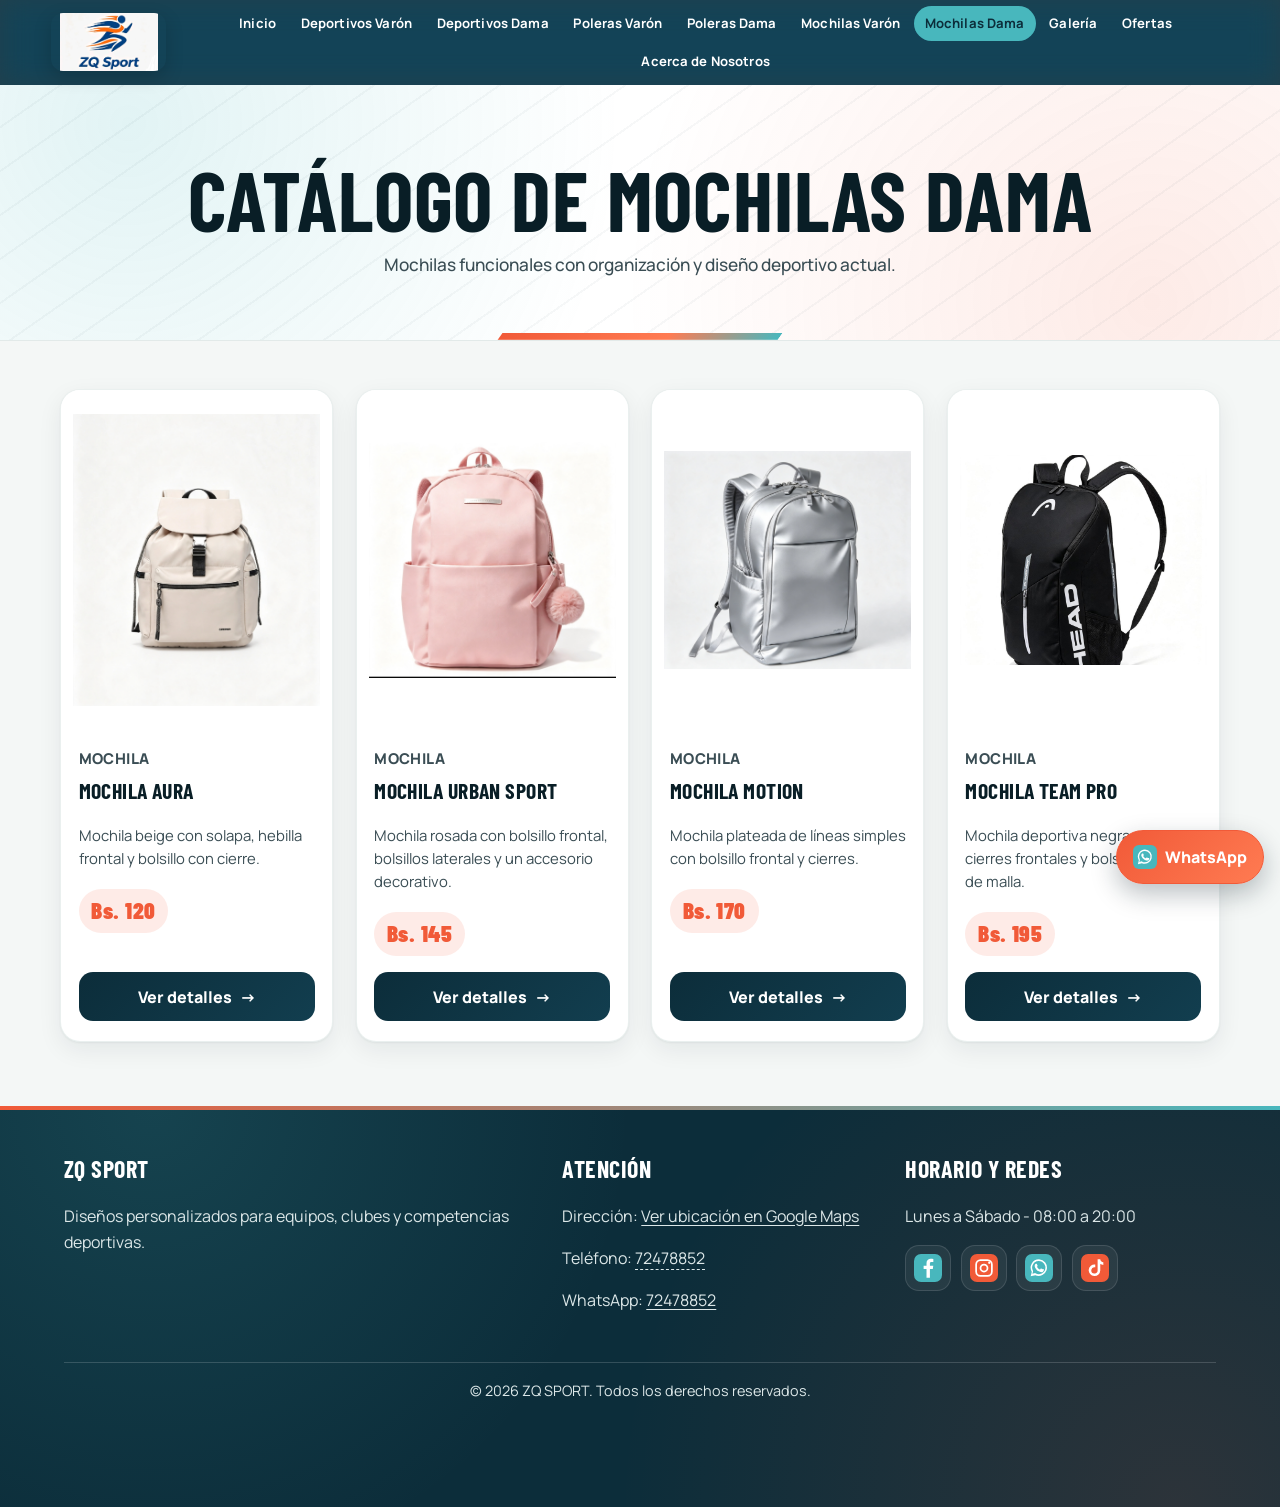
<file: mochilas-dama.html>
<!DOCTYPE html>
<html lang="es">
  <!-- CABECERA DEL DOCUMENTO: aqui van datos que el navegador lee antes de mostrar la pagina. -->
<head>
  <meta charset="UTF-8">
  <meta name="viewport" content="width=device-width, initial-scale=1.0">
  <meta name="description" content="Catalogo de Mochilas Dama de ZQ SPORT">
  <title>Mochilas Dama | ZQ SPORT</title>
    <!-- ESTILOS DE ESTA PAGINA: cambia aqui colores, tamanos y espacios. -->
    <style>
      /* Aqui se guardan los colores principales para cambiarlos facilmente. */
      :root {
        --primary: #F15A38;
        --secondary: #48B7BD;
        --brand-deep: #0C2D3A;
        --bg-main: #F4F7F6;
        --surface: #FFFFFF;
        --text-title: #091E26;
        --text-body: #3A4D54;
        --border: #E2EAE9;
        --white: #FFFFFF;
      }

      /* Evita que los espacios y bordes agranden los elementos. */
      /* Aplica una forma mas facil de calcular tamanos en todos los elementos. */
      * {
        box-sizing: border-box;
      }

      /* Cambia el aspecto general de toda la pagina. */
      body {
        /* Deja espacio para que los botones flotantes no tapen el final de la pagina. */
        padding-bottom: 5.5rem;
        margin: 0;
        background: var(--bg-main);
        color: var(--text-body);
        font-family: "Segoe UI", Arial, sans-serif;
      }

      /* Evita que las imagenes se salgan de su caja. */
      img {
        display: block;
        max-width: 100%;
      }

      /* HEADER COMPACTO: junta logo y menu en la misma franja para evitar espacios vacios. */
      header {
        display: flex;
        align-items: center;
        flex-wrap: wrap;
        background: var(--brand-deep);
      }

      /* Esta franja oscura sostiene el logo en la esquina izquierda. */
      .topbar {
        display: flex;
        align-items: center;
        justify-content: flex-start;
        background: transparent;
        padding: .35rem 0 .35rem max(1rem, 4vw);
        flex: 0 0 auto;
      }

      .logo {
        width: clamp(86px, 9vw, 118px);
        height: auto;
        max-height: 58px;
        object-fit: contain;
      }

      /* Este menu grande se ve en computadora y tablet amplia. */
      .page-nav {
        display: flex;
        justify-content: center;
        align-items: center;
        flex: 1 1 auto;
        flex-wrap: wrap;
        gap: .3rem;
        background: transparent;
        padding: .35rem max(1rem, 4vw) .35rem 1rem;
      }

      .page-nav a {
        color: var(--white);
        padding: .45rem .6rem;
        border-bottom: 2px solid transparent;
        text-decoration: none;
        font-size: .84rem;
        font-weight: 700;
        transition: all .2s ease-in-out;
      }

      /* El enlace activo muestra en que pagina se encuentra el visitante. */
      .page-nav a:hover,
      .page-nav a:focus-visible,
      .page-nav a.active {
        color: var(--secondary);
        border-color: var(--secondary);
      }

      /* Este menu aparece solo en celular y se abre tocando "Menu". */
      .mobile-menu {
        display: none;
        flex: 1 1 auto;
        background: transparent;
        padding: .35rem max(1rem, 4vw) .35rem 1rem;
      }

      /* Este boton es la hamburguesa del celular. */
      .mobile-menu summary {
        display: flex;
        align-items: center;
        justify-content: center;
        gap: .65rem;
        color: var(--white);
        background: var(--primary);
        border: 1px solid rgba(255, 255, 255, .18);
        border-radius: 6px;
        padding: .8rem 1rem;
        font-weight: 900;
        text-transform: uppercase;
        cursor: pointer;
        list-style: none;
      }

      /* Quita el triangulo automatico para que solo se vea la hamburguesa. */
      .mobile-menu summary::-webkit-details-marker {
        display: none;
      }

      /* Dibuja las tres rayas del boton sin usar imagenes ni iconos externos. */
      .hamburger-icon,
      .hamburger-icon::before,
      .hamburger-icon::after {
        display: block;
        width: 22px;
        height: 3px;
        background: var(--white);
        border-radius: 2px;
        content: "";
      }

      /* Suaviza el cambio de las rayas cuando abres o cierras el menu. */
      .hamburger-icon,
      .hamburger-icon::before,
      .hamburger-icon::after {
        transition: transform .2s ease-in-out, background-color .2s ease-in-out;
      }

      /* Mueve la raya superior hacia arriba. */
      .hamburger-icon::before {
        transform: translateY(-7px);
      }

      /* Mueve la raya inferior hacia abajo. */
      .hamburger-icon::after {
        transform: translateY(4px);
      }

      /* Ordena las opciones que se muestran al abrir el menu movil. */
      .mobile-links {
        display: grid;
        gap: .45rem;
        padding-top: .75rem;
      }

      /* Hace que cada opcion sea grande y facil de tocar con el dedo. */
      .mobile-links a {
        color: var(--white);
        background: rgba(12, 45, 58, .95);
        border: 1px solid rgba(255, 255, 255, .16);
        border-radius: 4px;
        padding: .75rem;
        text-align: center;
        text-decoration: none;
        font-weight: 800;
      }

      /* Marca la pagina actual y tambien da respuesta al pasar el cursor. */
      .mobile-links a.active,
      .mobile-links a:hover,
      .mobile-links a:focus-visible {
        color: var(--brand-deep);
        background: var(--secondary);
      }

      /* Centra el titulo y el texto de presentacion. */
      .page-header {
        flex-basis: 100%;
        position: relative;
        overflow: hidden;
        background: var(--surface);
        border-bottom: 1px solid var(--border);
        padding: 3.5rem max(1.25rem, 6vw) 3rem;
        text-align: center;
      }

      .page-header::after {
        content: "";
        position: absolute;
        left: 35%;
        bottom: 0;
        width: 30%;
        height: 7px;
        background: var(--primary);
        transform: skewX(-35deg);
      }

      h1,
      h2,
      h3 {
        font-family: "Arial Narrow", "Impact", "Segoe UI", sans-serif;
        text-transform: uppercase;
        letter-spacing: 1px;
      }

      .page-header h1 {
        margin: 0;
        color: var(--text-title);
        font-size: clamp(2.4rem, 6vw, 5rem);
        line-height: .95;
      }

      .page-header p {
        margin: 1rem auto 0;
        max-width: 760px;
        font-size: 1.08rem;
      }

      /* Deja un espacio comodo alrededor del catalogo. */
      .catalog {
        max-width: 1200px;
        margin: auto;
        padding: 2.5rem 1.25rem 4rem;
      }

      /* Ordena los productos en cuatro columnas. */
      /* Rejilla de productos: aqui se decide cuantas columnas se ven. */
      .products-grid {
        display: grid;
        grid-template-columns: repeat(4, minmax(0, 1fr));
        gap: 1rem;
      }

      /* Cambia el aspecto de cada producto del catalogo. */
      /* Tarjeta de producto: agrupa imagen, nombre, precio y boton. */
      .product-card {
        display: flex;
        flex-direction: column;
        background: var(--surface);
        border: 1px solid var(--border);
        border-radius: 6px;
        overflow: hidden;
        box-shadow: 0 8px 25px rgba(9, 30, 38, .06);
        transition: transform .2s ease-in-out, box-shadow .2s ease-in-out, border-color .2s ease-in-out;
      }

      /* Muestra el producto entero; el espacio blanco mantiene parejas las tarjetas. */
      .product-card > img {
        width: 100%;
        aspect-ratio: 4 / 5;
        object-fit: contain;
        padding: .75rem;
        background: var(--surface);
      }

      .card-body {
        display: flex;
        flex: 1;
        flex-direction: column;
        padding: 1rem;
      }

      /* Esta linea distingue una prenda deportiva, casual o de trabajo. */
      .product-kind {
        margin: 0 0 .55rem;
        color: var(--text-body);
        font-size: .8rem;
        font-weight: 800;
        text-transform: uppercase;
        letter-spacing: .4px;
      }

      .card-body h2 {
        margin: 0 0 .5rem;
        color: var(--text-title);
        font-size: 1.2rem;
      }

      .card-body p {
        line-height: 1.55;
      }

      .price {
        color: var(--primary);
        font-size: 1.35rem;
        font-weight: 900;
      }

      /* Este boton abre la vista grande del producto. */
      .btn-detail {
        display: block;
        margin-top: auto;
        background: var(--brand-deep);
        color: var(--white);
        padding: .8rem 1rem;
        border-radius: 6px;
        text-align: center;
        text-decoration: none;
        font-weight: 800;
        transition: all .2s ease-in-out;
      }

      .btn-detail:hover,
      .btn-detail:focus-visible {
        background: var(--secondary);
      }

      /* La vista grande permanece oculta hasta que se toca Ver detalles. */
      .product-modal {
        display: none;
        position: fixed;
        inset: 0;
        z-index: 100;
        overflow-y: auto;
        padding: 1rem;
        background: rgba(9, 30, 38, .94);
      }

      /* La ruta con el nombre del detalle muestra la vista completa. */
      .product-modal:target {
        display: grid;
        justify-items: center;
        align-items: start;
      }

      /* Caja grande del detalle del producto. */
      .modal-card {
        min-width: 0;
        width: min(1100px, 100%);
        min-height: calc(100vh - 2rem);
        background: var(--surface);
        border: 2px solid var(--secondary);
        border-radius: 6px;
        padding: clamp(1rem, 3vw, 2.25rem);
      }

      /* Este enlace cierra el producto y regresa a su tarjeta. */
      .modal-close {
        padding: .75rem;
        border-radius: 6px;
        display: block;
        width: max-content;
        margin-left: auto;
        color: var(--brand-deep);
        text-decoration: none;
        font-weight: 900;
      }

      .modal-content {
        display: grid;
        grid-template-columns: 1.15fr 1fr;
        align-items: center;
        gap: clamp(1.25rem, 4vw, 3rem);
        margin-top: 1rem;
      }

      .modal-content img {
        width: 100%;
        max-height: 62vh;
        object-fit: contain;
        border-radius: 6px;
      }

      .modal-info h2 {
        margin-top: 0;
        color: var(--text-title);
        font-size: clamp(2rem, 4vw, 3.6rem);
      }

      .modal-info p {
        line-height: 1.65;
      }

      /* Da color al boton de reserva por WhatsApp. */
      .btn-whatsapp {
        display: inline-block;
        margin-top: .75rem;
        background: var(--primary);
        color: var(--white);
        padding: .9rem 1.1rem;
        border-radius: 6px;
        text-decoration: none;
        font-weight: 800;
        transition: all .2s ease-in-out;
      }

      .btn-whatsapp:hover,
      .btn-whatsapp:focus-visible {
        background: var(--secondary);
        transform: scale(1.02);
      }

      /* Acomoda los botones anterior y siguiente debajo del detalle. */
      .modal-navigation {
        display: flex;
        justify-content: space-between;
        gap: 1rem;
        margin-top: 1.5rem;
        padding-top: 1rem;
        border-top: 1px solid var(--border);
      }

      .modal-navigation a {
        display: grid;
        place-items: center;
        width: 52px;
        height: 46px;
        background: var(--brand-deep);
        color: var(--white);
        border-radius: 6px;
        text-decoration: none;
        font-size: 1.6rem;
        font-weight: 900;
        transition: background .2s ease-in-out;
      }

      .modal-navigation a:hover,
      .modal-navigation a:focus-visible {
        background: var(--secondary);
      }

      /* Cambia el pie que aparece al final de la pagina. */
      .site-footer {
        background: var(--brand-deep);
        color: var(--white);
        padding: 3rem max(1.25rem, 5vw) 1.25rem;
        border-top: 4px solid var(--primary);
      }

      /* Ordena el footer en columnas cuando hay espacio suficiente. */
      .footer-grid {
        display: grid;
        grid-template-columns: 1.5fr 1fr 1fr;
        gap: 2rem;
        max-width: 1200px;
        margin: auto;
      }

      .site-footer h2 {
        margin-top: 0;
      }

      .site-footer p {
        color: #DCE7E8;
        line-height: 1.65;
      }

      .social {
        display: flex;
        gap: .55rem;
      }

      .social img {
        width: 36px;
        height: 36px;
      }

      .copy {
        max-width: 1200px;
        margin: 2rem auto 0;
        padding-top: 1rem;
        border-top: 1px solid rgba(255, 255, 255, .16);
        text-align: center;
        font-size: .9rem;
      }

      /* En tablet se muestran dos productos por fila. */
      @media (max-width: 1000px) {
        .products-grid {
          grid-template-columns: repeat(2, 1fr);
        }
      }

      /* En celular todo se acomoda en una sola columna. */
      @media (max-width: 700px) {
        /* En celular se oculta el menu largo para usar el boton hamburguesa. */
        .page-nav {
          display: none;
        }

        /* En celular se muestra el menu hamburguesa. */
        .mobile-menu {
          display: block;
        }

        .products-grid,
        .footer-grid,
        .modal-content {
          grid-template-columns: 1fr;
        }

        .modal-card {
          min-height: calc(100vh - 1rem);
        }

        .modal-content img {
          max-height: 36vh;
        }
      }

      /* Quita movimientos si el visitante los desactiva en su equipo. */
      @media (prefers-reduced-motion: reduce) {
        html {
          scroll-behavior: auto;
        }

        *,
        *::before,
        *::after {
          transition: none !important;
        }
      }

      /* MOVIMIENTO SUAVE: cambia la distancia en translateY si quieres mas o menos movimiento. */
      @keyframes entrada-suave {
        from {
          opacity: 0;
          transform: translateY(14px);
        }
        to {
          opacity: 1;
          transform: translateY(0);
        }
      }

      /* Al entrar a la pagina, el titulo aparece suavemente una sola vez. */
      .page-header h1 {
        animation: entrada-suave .45s ease-out both;
      }

      /* Los enlaces que apuntan a una seccion se desplazan suavemente. */
      html {
        scroll-behavior: smooth;
      }

      /* Muestra claramente donde estas al recorrer la pagina con la tecla Tab. */
      a:focus-visible,
      summary:focus-visible {
        outline: 3px solid var(--secondary);
        outline-offset: 4px;
      }

      /* Da respuesta inmediata al pasar por las opciones del menu. */
      .mobile-links a,
      .mobile-menu > summary,
      .page-nav a,
      .social a {
        transition: background-color .2s ease-in-out, color .2s ease-in-out, transform .2s ease-in-out;
      }

      /* La cruz indica que puedes tocar de nuevo para cerrar el menu. */
      .mobile-menu[open] > summary .hamburger-icon {
        background: transparent;
      }

      .mobile-menu[open] > summary .hamburger-icon::before {
        transform: rotate(45deg);
      }

      .mobile-menu[open] > summary .hamburger-icon::after {
        transform: translateY(-3px) rotate(-45deg);
      }

      /* Las opciones aparecen suavemente al abrir el menu. */
      .mobile-menu[open] .mobile-links {
        animation: entrada-suave .2s ease-out;
      }

      /* Resalta la tarjeta al pasar el cursor o al seleccionar su boton con Tab. */
      .product-card:hover,
      .product-card:focus-within {
        border-color: var(--secondary);
        transform: translateY(-4px) scale(1.02);
        box-shadow: 0 14px 32px rgba(9, 30, 38, .12);
      }

      /* Al abrir el detalle, la tarjeta grande entra sin un salto brusco. */
      .product-modal:target .modal-card {
        animation: entrada-suave .25s ease-out;
      }

      /* Evita mover la pagina de fondo mientras estas viendo un producto. */
      body:has(.product-modal:target) {
        overflow: hidden;
      }

      /* Mantiene el fondo fuera del recorrido con Tab mientras el detalle esta abierto. */
      body:has(.product-modal:target) > header,
      body:has(.product-modal:target) .products-grid,
      body:has(.product-modal:target) > footer,
      body:has(.product-modal:target) > .quick-actions {
        visibility: hidden;
      }

      .modal-close:hover,
      .modal-navigation a:focus-visible {
        background: var(--secondary);
      }

      /* Estos dos botones siguen visibles al bajar por la pagina. */
      .quick-actions {
        position: fixed;
        right: max(1rem, env(safe-area-inset-right));
        bottom: max(1rem, env(safe-area-inset-bottom));
        z-index: 30;
        display: flex;
        align-items: center;
        gap: .5rem;
      }

      .quick-actions a {
        display: inline-flex;
        align-items: center;
        justify-content: center;
        gap: .5rem;
        min-height: 48px;
        padding: .75rem 1rem;
        color: var(--white);
        background: var(--brand-deep);
        border: 1px solid var(--secondary);
        border-radius: 6px;
        text-decoration: none;
        font-weight: 800;
        box-shadow: 0 6px 20px rgba(9, 30, 38, .2);
        transition: transform .2s ease-in-out, background-color .2s ease-in-out;
      }

      /* El boton de WhatsApp conserva el naranja principal de la tienda. */
      .quick-actions .quick-whatsapp {
        background: var(--primary);
        border-color: var(--primary);
      }

      .quick-actions img {
        width: 24px;
        height: 24px;
      }

      .quick-actions a:hover {
        background: var(--secondary);
        transform: translateY(-3px);
      }

      /* Los botones responden con un pequeno movimiento al tocarlos. */
      .btn-detail:active,
      .btn-whatsapp:active,
      .quick-actions a:active {
        transform: scale(.98);
      }

      /* Las redes y los datos del pie se pueden seleccionar sin perder su color. */
      footer a {
        color: inherit;
        text-underline-offset: 3px;
      }

      footer a:hover {
        color: var(--secondary);
      }

      /* Evita que un titulo largo o una tarjeta empujen la pantalla del celular. */
      .page-header,
      .card-body,
      .modal-info {
        min-width: 0;
        overflow-wrap: anywhere;
      }

      /* Acomoda el menu en una fila completa cuando se abre en celular. */
      @media (max-width: 700px) {
        .mobile-menu {
          flex: 1 1 calc(100% - 120px);
          min-width: 0;
        }

        .mobile-menu[open] {
          flex-basis: 100%;
        }

        .page-header h1 {
          font-size: clamp(2rem, 9vw, 3.5rem);
        }
      }

      /* Si el visitante prefiere menos movimiento, la pagina respeta su eleccion. */
      @media (prefers-reduced-motion: reduce) {
        html {
          scroll-behavior: auto;
        }

        *,
        *::before,
        *::after {
          animation: none !important;
          transition: none !important;
        }

        .product-card:hover,
        .product-card:focus-within {
          transform: none;
        }
      }
    </style>
    <!-- ESTILO DINAMICO: fuentes, animaciones e interacciones compartidas por todas las paginas. -->
    <meta name="theme-color" content="#0C2D3A">
    <link rel="preconnect" href="https://fonts.googleapis.com">
    <link rel="preconnect" href="https://fonts.gstatic.com" crossorigin>
    <link rel="stylesheet" href="https://fonts.googleapis.com/css2?family=Barlow+Condensed:wght@600;700;800&family=Manrope:wght@400;500;600;700;800&display=swap">
    <link rel="stylesheet" href="assets/css/dinamico.css">
    <!-- Marca que JavaScript esta activo; si no lo esta, la pagina sigue funcionando igual. -->
    <script>document.documentElement.classList.add('zq-js');</script>
    <script src="assets/js/dinamico.js" defer></script>

  </head>
<!-- CUERPO DE LA PAGINA: desde aqui empieza lo que el visitante ve en pantalla. -->
<body id="inicio">
  <!-- ENCABEZADO GENERAL: muestra el logo, menu y titulo. -->
  <header>
    <div class="topbar">
      <a href="index.html"><img class="logo" src="assets/img/logo-tienda.png" alt="ZQ SPORT"></a>
    </div>
    <!-- MENU PRINCIPAL: active marca la pagina abierta. -->
    <nav class="page-nav" aria-label="Navegacion principal">
      <a href="index.html">Inicio</a>
      <a href="deportivos-varon.html">Deportivos Var&oacute;n</a>
      <a href="deportivos-dama.html">Deportivos Dama</a>
      <a href="poleras-varon.html">Poleras Var&oacute;n</a>
      <a href="poleras-dama.html">Poleras Dama</a>
      <a href="mochilas-varon.html">Mochilas Var&oacute;n</a>
      <a class="active" aria-current="page" href="mochilas-dama.html">Mochilas Dama</a>
      <a href="galeria.html">Galer&iacute;a</a>
      <a href="ofertas.html">Ofertas</a>
      <a href="nosotros.html">Acerca de Nosotros</a>
    </nav>
      <!-- MENU HAMBURGUESA: en celular se toca este boton para abrir las opciones. -->
      <details class="mobile-menu">
        <summary>
          <span class="hamburger-icon" aria-hidden="true"></span>
          Menu
        </summary>
        <!-- Estas son las mismas rutas del menu grande, preparadas para pantalla pequena. -->
        <div class="mobile-links">
        <a href="index.html">Inicio</a>
        <a href="deportivos-varon.html">Deportivos Var&oacute;n</a>
        <a href="deportivos-dama.html">Deportivos Dama</a>
        <a href="poleras-varon.html">Poleras Var&oacute;n</a>
        <a href="poleras-dama.html">Poleras Dama</a>
        <a href="mochilas-varon.html">Mochilas Var&oacute;n</a>
        <a class="active" aria-current="page" href="mochilas-dama.html">Mochilas Dama</a>
        <a href="galeria.html">Galer&iacute;a</a>
        <a href="ofertas.html">Ofertas</a>
        <a href="nosotros.html">Acerca de Nosotros</a>
        </div>
      </details>

  </header>

  <!-- TITULO DE LA PAGINA: queda fuera del encabezado para que el menu se mantenga visible al bajar. -->
  <div class="page-header">
      <h1>Cat&aacute;logo de Mochilas Dama</h1>
      <p>Mochilas funcionales con organizaci&oacute;n y dise&ntilde;o deportivo actual.</p>
    </div>

  <!-- CATALOGO DE PRODUCTOS: cada tarjeta corresponde a una imagen de la tienda. -->
  <!-- ZONA DEL CATALOGO: aqui se muestran las tarjetas de productos. -->
  <main class="catalog">
    <!-- Cada tarjeta abre su propio detalle sin usar JavaScript. -->
    <section class="products-grid" aria-label="Productos de mochilas dama">
      <!-- TARJETA 1: muestra la imagen, el nombre y el precio de Mochila Aura. -->
      <article id="producto-1" class="product-card">
        <!-- La misma imagen se muestra tambien al abrir el detalle. -->
        <img
          src="assets/img/mochila-aura.jpeg"
          alt="Mochila Aura: Mochila beige con solapa, hebilla frontal y bolsillo con cierre."
          loading="lazy"
          decoding="async">
        <div class="card-body">
          <p class="product-kind">Mochila</p>
          <h2>Mochila Aura</h2>
          <p>Mochila beige con solapa, hebilla frontal y bolsillo con cierre.</p>
          <p class="price">Bs. 120</p>
          <!-- El numero del enlace debe coincidir con el detalle de esta tarjeta. -->
          <a class="btn-detail" href="#detalle-1">Ver detalles</a>
        </div>
      </article>

      <!-- TARJETA 2: muestra la imagen, el nombre y el precio de Mochila Urban Sport. -->
      <article id="producto-2" class="product-card">
        <!-- La misma imagen se muestra tambien al abrir el detalle. -->
        <img
          src="assets/img/movjila-urban-sport.jpeg"
          alt="Mochila Urban Sport: Mochila rosada con bolsillo frontal, bolsillos laterales y un accesorio decorativo."
          loading="lazy"
          decoding="async">
        <div class="card-body">
          <p class="product-kind">Mochila</p>
          <h2>Mochila Urban Sport</h2>
          <p>Mochila rosada con bolsillo frontal, bolsillos laterales y un accesorio decorativo.</p>
          <p class="price">Bs. 145</p>
          <!-- El numero del enlace debe coincidir con el detalle de esta tarjeta. -->
          <a class="btn-detail" href="#detalle-2">Ver detalles</a>
        </div>
      </article>

      <!-- TARJETA 3: muestra la imagen, el nombre y el precio de Mochila Motion. -->
      <article id="producto-3" class="product-card">
        <!-- La misma imagen se muestra tambien al abrir el detalle. -->
        <img
          src="assets/img/mochila-motion.jpeg"
          alt="Mochila Motion: Mochila plateada de líneas simples con bolsillo frontal y cierres."
          loading="lazy"
          decoding="async">
        <div class="card-body">
          <p class="product-kind">Mochila</p>
          <h2>Mochila Motion</h2>
          <p>Mochila plateada de líneas simples con bolsillo frontal y cierres.</p>
          <p class="price">Bs. 170</p>
          <!-- El numero del enlace debe coincidir con el detalle de esta tarjeta. -->
          <a class="btn-detail" href="#detalle-3">Ver detalles</a>
        </div>
      </article>

      <!-- TARJETA 4: muestra la imagen, el nombre y el precio de Mochila Team Pro. -->
      <article id="producto-4" class="product-card">
        <!-- La misma imagen se muestra tambien al abrir el detalle. -->
        <img
          src="assets/img/mochila-team-pro.jpeg"
          alt="Mochila Team Pro: Mochila deportiva negra con cierres frontales y bolsillo lateral de malla."
          loading="lazy"
          decoding="async">
        <div class="card-body">
          <p class="product-kind">Mochila</p>
          <h2>Mochila Team Pro</h2>
          <p>Mochila deportiva negra con cierres frontales y bolsillo lateral de malla.</p>
          <p class="price">Bs. 195</p>
          <!-- El numero del enlace debe coincidir con el detalle de esta tarjeta. -->
          <a class="btn-detail" href="#detalle-4">Ver detalles</a>
        </div>
      </article>
    </section>

    <!-- DETALLE 1: se muestra al tocar Ver detalles en Mochila Aura. -->
    <section id="detalle-1" class="product-modal" aria-labelledby="titulo-detalle-1">
      <article class="modal-card">
        <!-- Cerrar lleva de nuevo a la tarjeta de este producto. -->
        <a class="modal-close" href="#producto-1" aria-label="Cerrar detalle de Mochila Aura">&times; Cerrar</a>
        <div class="modal-content">
          <!-- Esta imagen conserva la vista completa del producto. -->
          <img
            src="assets/img/mochila-aura.jpeg"
            alt="Mochila Aura en vista completa"
            loading="lazy"
            decoding="async">
          <div class="modal-info">
            <p class="product-kind">Mochila</p>
            <h2 id="titulo-detalle-1">Mochila Aura</h2>
            <p>Mochila beige con solapa, hebilla frontal y bolsillo con cierre.</p>
            <p><strong>Medidas y capacidad:</strong> Consulta las opciones por WhatsApp.</p>
            <p><strong>Colores de la imagen:</strong> Beige y negro</p>
            <p class="price">Bs. 120</p>
            <!-- El mensaje incluye el nombre correcto. Completa tus datos antes de enviarlo. -->
            <a class="btn-whatsapp" href="https://wa.me/59172478852?text=Hola%2C%20quiero%20reservar%20el%20producto%3A%20Mochila%20Aura.%20Color%3A%20__.%20Cantidad%3A%20__.">Comprar / Reservar por WhatsApp</a>
          </div>
        </div>
        <!-- Estas flechas recorren todos los productos de la categoria, incluidos los nuevos. -->
        <nav class="modal-navigation" aria-label="Cambiar de producto">
          <a href="#detalle-4" aria-label="Producto anterior">&lt;</a>
          <a href="#detalle-2" aria-label="Producto siguiente">&gt;</a>
        </nav>
      </article>
    </section>

    <!-- DETALLE 2: se muestra al tocar Ver detalles en Mochila Urban Sport. -->
    <section id="detalle-2" class="product-modal" aria-labelledby="titulo-detalle-2">
      <article class="modal-card">
        <!-- Cerrar lleva de nuevo a la tarjeta de este producto. -->
        <a class="modal-close" href="#producto-2" aria-label="Cerrar detalle de Mochila Urban Sport">&times; Cerrar</a>
        <div class="modal-content">
          <!-- Esta imagen conserva la vista completa del producto. -->
          <img
            src="assets/img/movjila-urban-sport.jpeg"
            alt="Mochila Urban Sport en vista completa"
            loading="lazy"
            decoding="async">
          <div class="modal-info">
            <p class="product-kind">Mochila</p>
            <h2 id="titulo-detalle-2">Mochila Urban Sport</h2>
            <p>Mochila rosada con bolsillo frontal, bolsillos laterales y un accesorio decorativo.</p>
            <p><strong>Medidas y capacidad:</strong> Consulta las opciones por WhatsApp.</p>
            <p><strong>Colores de la imagen:</strong> Rosado</p>
            <p class="price">Bs. 145</p>
            <!-- El mensaje incluye el nombre correcto. Completa tus datos antes de enviarlo. -->
            <a class="btn-whatsapp" href="https://wa.me/59172478852?text=Hola%2C%20quiero%20reservar%20el%20producto%3A%20Mochila%20Urban%20Sport.%20Color%3A%20__.%20Cantidad%3A%20__.">Comprar / Reservar por WhatsApp</a>
          </div>
        </div>
        <!-- Estas flechas recorren todos los productos de la categoria, incluidos los nuevos. -->
        <nav class="modal-navigation" aria-label="Cambiar de producto">
          <a href="#detalle-1" aria-label="Producto anterior">&lt;</a>
          <a href="#detalle-3" aria-label="Producto siguiente">&gt;</a>
        </nav>
      </article>
    </section>

    <!-- DETALLE 3: se muestra al tocar Ver detalles en Mochila Motion. -->
    <section id="detalle-3" class="product-modal" aria-labelledby="titulo-detalle-3">
      <article class="modal-card">
        <!-- Cerrar lleva de nuevo a la tarjeta de este producto. -->
        <a class="modal-close" href="#producto-3" aria-label="Cerrar detalle de Mochila Motion">&times; Cerrar</a>
        <div class="modal-content">
          <!-- Esta imagen conserva la vista completa del producto. -->
          <img
            src="assets/img/mochila-motion.jpeg"
            alt="Mochila Motion en vista completa"
            loading="lazy"
            decoding="async">
          <div class="modal-info">
            <p class="product-kind">Mochila</p>
            <h2 id="titulo-detalle-3">Mochila Motion</h2>
            <p>Mochila plateada de líneas simples con bolsillo frontal y cierres.</p>
            <p><strong>Medidas y capacidad:</strong> Consulta las opciones por WhatsApp.</p>
            <p><strong>Colores de la imagen:</strong> Plateado</p>
            <p class="price">Bs. 170</p>
            <!-- El mensaje incluye el nombre correcto. Completa tus datos antes de enviarlo. -->
            <a class="btn-whatsapp" href="https://wa.me/59172478852?text=Hola%2C%20quiero%20reservar%20el%20producto%3A%20Mochila%20Motion.%20Color%3A%20__.%20Cantidad%3A%20__.">Comprar / Reservar por WhatsApp</a>
          </div>
        </div>
        <!-- Estas flechas recorren todos los productos de la categoria, incluidos los nuevos. -->
        <nav class="modal-navigation" aria-label="Cambiar de producto">
          <a href="#detalle-2" aria-label="Producto anterior">&lt;</a>
          <a href="#detalle-4" aria-label="Producto siguiente">&gt;</a>
        </nav>
      </article>
    </section>

    <!-- DETALLE 4: se muestra al tocar Ver detalles en Mochila Team Pro. -->
    <section id="detalle-4" class="product-modal" aria-labelledby="titulo-detalle-4">
      <article class="modal-card">
        <!-- Cerrar lleva de nuevo a la tarjeta de este producto. -->
        <a class="modal-close" href="#producto-4" aria-label="Cerrar detalle de Mochila Team Pro">&times; Cerrar</a>
        <div class="modal-content">
          <!-- Esta imagen conserva la vista completa del producto. -->
          <img
            src="assets/img/mochila-team-pro.jpeg"
            alt="Mochila Team Pro en vista completa"
            loading="lazy"
            decoding="async">
          <div class="modal-info">
            <p class="product-kind">Mochila</p>
            <h2 id="titulo-detalle-4">Mochila Team Pro</h2>
            <p>Mochila deportiva negra con cierres frontales y bolsillo lateral de malla.</p>
            <p><strong>Medidas y capacidad:</strong> Consulta las opciones por WhatsApp.</p>
            <p><strong>Colores de la imagen:</strong> Negro y blanco</p>
            <p class="price">Bs. 195</p>
            <!-- El mensaje incluye el nombre correcto. Completa tus datos antes de enviarlo. -->
            <a class="btn-whatsapp" href="https://wa.me/59172478852?text=Hola%2C%20quiero%20reservar%20el%20producto%3A%20Mochila%20Team%20Pro.%20Color%3A%20__.%20Cantidad%3A%20__.">Comprar / Reservar por WhatsApp</a>
          </div>
        </div>
        <!-- Estas flechas recorren todos los productos de la categoria, incluidos los nuevos. -->
        <nav class="modal-navigation" aria-label="Cambiar de producto">
          <a href="#detalle-3" aria-label="Producto anterior">&lt;</a>
          <a href="#detalle-1" aria-label="Producto siguiente">&gt;</a>
        </nav>
      </article>
    </section>
  </main>

    <!-- FOOTER GENERAL: repite la informacion basica al final. -->
    <!-- PIE DE PAGINA: muestra datos de la tienda, redes y derechos reservados. -->
    <footer class="site-footer">
      <div class="footer-grid">
        <section>
          <h2>ZQ SPORT</h2>
          <p>Dise&ntilde;os personalizados para equipos, clubes y competencias deportivas.</p>
        </section>
        <section>
          <h2>Atenci&oacute;n</h2>
          <!-- REEMPLAZAR POR DATOS REALES DE LA TIENDA. -->
          <p>Direcci&oacute;n: <a href="https://www.google.com/maps/search/?api=1&amp;query=-17.970611%2C-67.069306" target="_blank" rel="noopener noreferrer">Ver ubicación en Google Maps</a></p>
          <p>Tel&eacute;fono: <a href="tel:+59172478852">72478852</a></p>
          <p>WhatsApp: <a href="https://wa.me/59172478852?text=Hola%2C%20quiero%20informaci%C3%B3n%20sobre%20los%20productos%20de%20ZQ%20SPORT.">72478852</a></p>
        </section>
        <section>
          <h2>Horario y redes</h2>
          <p>Lunes a S&aacute;bado - 08:00 a 20:00</p>
          <div class="social">
            <a href="#" aria-label="Facebook"><img src="assets/icons/facebook.svg" alt=""></a>
            <a href="#" aria-label="Instagram"><img src="assets/icons/instagram.svg" alt=""></a>
            <a href="https://wa.me/59172478852?text=Hola%2C%20quiero%20informaci%C3%B3n%20sobre%20los%20productos%20de%20ZQ%20SPORT." aria-label="Escribir a ZQ SPORT por WhatsApp"><img src="assets/icons/whatsapp.svg" alt=""></a>
            <a href="#" aria-label="TikTok"><img src="assets/icons/tiktok.svg" alt=""></a>
          </div>
        </section>
      </div>
      <p class="copy">&copy; 2026 ZQ SPORT. Todos los derechos reservados.</p>
    </footer>

    <!-- ACCESOS RAPIDOS: cambia el numero del enlace si cambia el WhatsApp de la tienda. -->
    <nav class="quick-actions" aria-label="Accesos rápidos">
      <a href="#inicio" aria-label="Volver al inicio de la página" title="Volver arriba">&uarr;</a>
      <a class="quick-whatsapp" href="https://wa.me/59172478852?text=Hola%2C%20quiero%20informaci%C3%B3n%20sobre%20los%20productos%20de%20ZQ%20SPORT." aria-label="Consultar con ZQ SPORT por WhatsApp">
        <img src="assets/icons/whatsapp.svg" alt="">
        WhatsApp
      </a>
    </nav>
  </body>
</html>
</file>
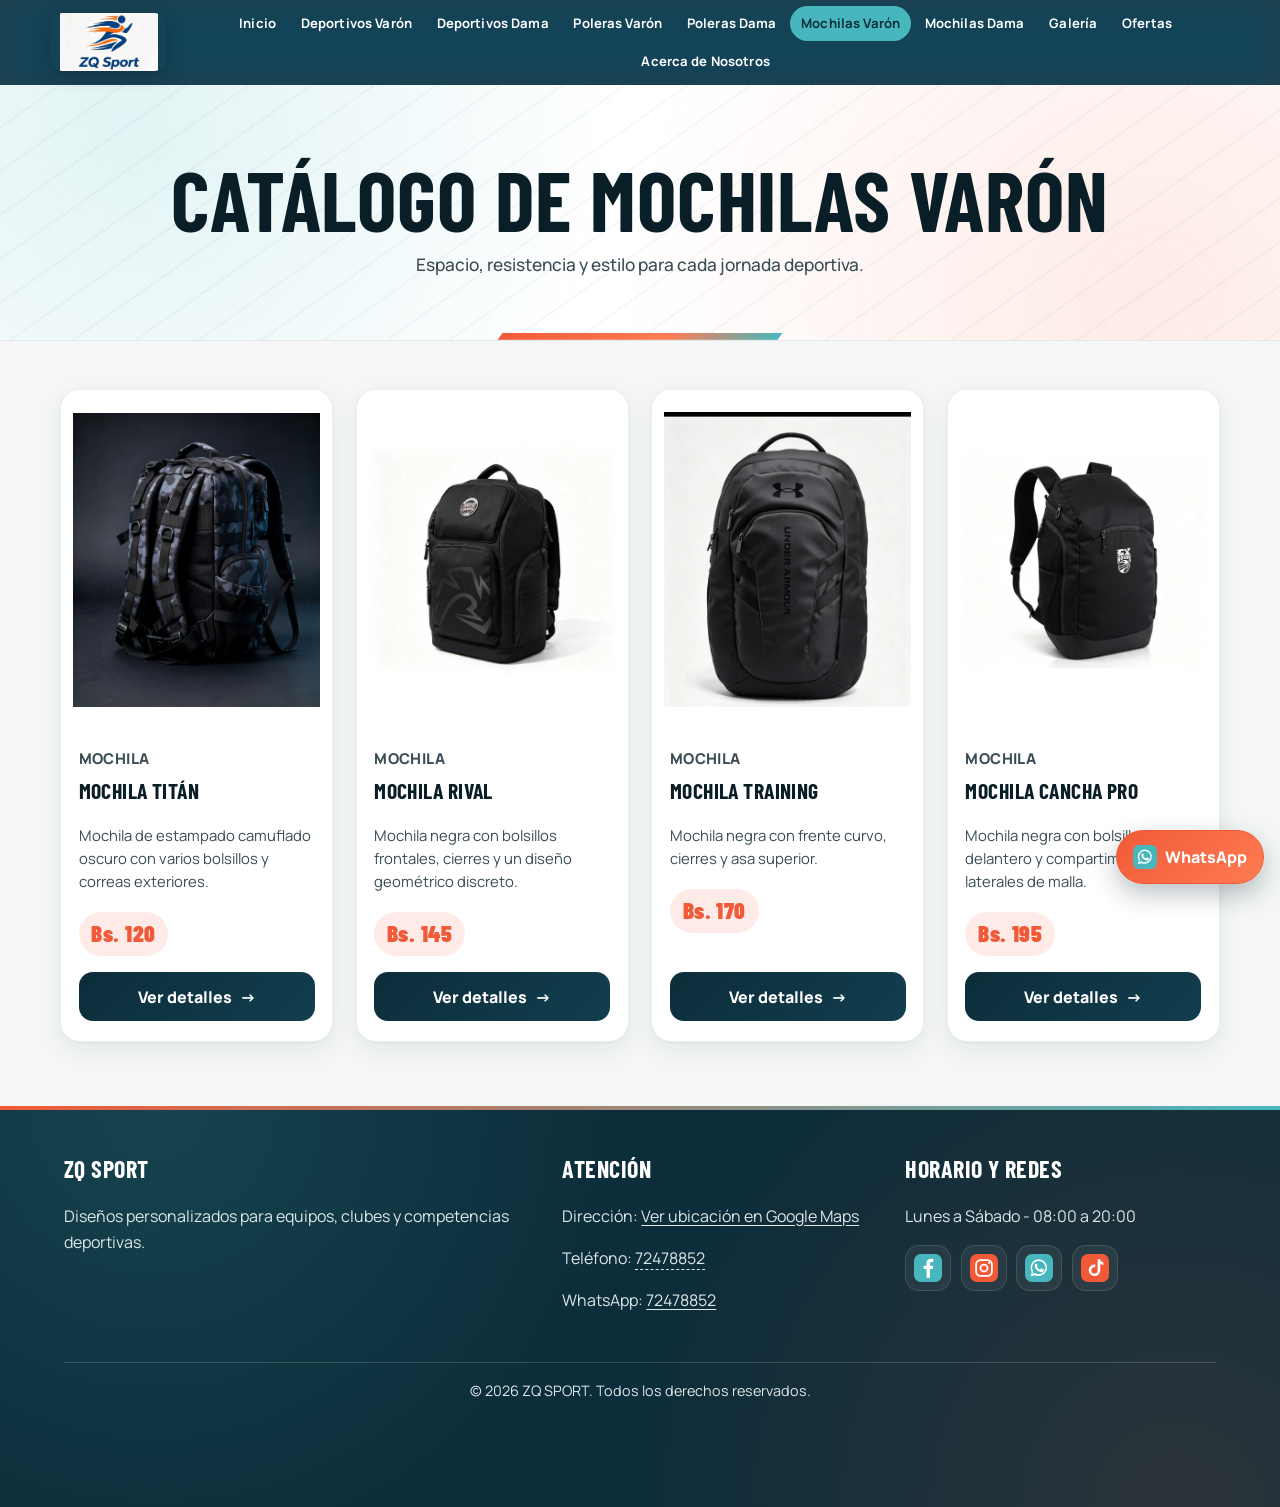
<file: mochilas-varon.html>
<!DOCTYPE html>
<html lang="es">
  <!-- CABECERA DEL DOCUMENTO: aqui van datos que el navegador lee antes de mostrar la pagina. -->
<head>
  <meta charset="UTF-8">
  <meta name="viewport" content="width=device-width, initial-scale=1.0">
  <meta name="description" content="Catalogo de Mochilas Var&oacute;n de ZQ SPORT">
  <title>Mochilas Var&oacute;n | ZQ SPORT</title>
    <!-- ESTILOS DE ESTA PAGINA: cambia aqui colores, tamanos y espacios. -->
    <style>
      /* Aqui se guardan los colores principales para cambiarlos facilmente. */
      :root {
        --primary: #F15A38;
        --secondary: #48B7BD;
        --brand-deep: #0C2D3A;
        --bg-main: #F4F7F6;
        --surface: #FFFFFF;
        --text-title: #091E26;
        --text-body: #3A4D54;
        --border: #E2EAE9;
        --white: #FFFFFF;
      }

      /* Evita que los espacios y bordes agranden los elementos. */
      /* Aplica una forma mas facil de calcular tamanos en todos los elementos. */
      * {
        box-sizing: border-box;
      }

      /* Cambia el aspecto general de toda la pagina. */
      body {
        /* Deja espacio para que los botones flotantes no tapen el final de la pagina. */
        padding-bottom: 5.5rem;
        margin: 0;
        background: var(--bg-main);
        color: var(--text-body);
        font-family: "Segoe UI", Arial, sans-serif;
      }

      /* Evita que las imagenes se salgan de su caja. */
      img {
        display: block;
        max-width: 100%;
      }

      /* HEADER COMPACTO: junta logo y menu en la misma franja para evitar espacios vacios. */
      header {
        display: flex;
        align-items: center;
        flex-wrap: wrap;
        background: var(--brand-deep);
      }

      /* Esta franja oscura sostiene el logo en la esquina izquierda. */
      .topbar {
        display: flex;
        align-items: center;
        justify-content: flex-start;
        background: transparent;
        padding: .35rem 0 .35rem max(1rem, 4vw);
        flex: 0 0 auto;
      }

      .logo {
        width: clamp(86px, 9vw, 118px);
        height: auto;
        max-height: 58px;
        object-fit: contain;
      }

      /* Este menu grande se ve en computadora y tablet amplia. */
      .page-nav {
        display: flex;
        justify-content: center;
        align-items: center;
        flex: 1 1 auto;
        flex-wrap: wrap;
        gap: .3rem;
        background: transparent;
        padding: .35rem max(1rem, 4vw) .35rem 1rem;
      }

      .page-nav a {
        color: var(--white);
        padding: .45rem .6rem;
        border-bottom: 2px solid transparent;
        text-decoration: none;
        font-size: .84rem;
        font-weight: 700;
        transition: all .2s ease-in-out;
      }

      /* El enlace activo muestra en que pagina se encuentra el visitante. */
      .page-nav a:hover,
      .page-nav a:focus-visible,
      .page-nav a.active {
        color: var(--secondary);
        border-color: var(--secondary);
      }

      /* Este menu aparece solo en celular y se abre tocando "Menu". */
      .mobile-menu {
        display: none;
        flex: 1 1 auto;
        background: transparent;
        padding: .35rem max(1rem, 4vw) .35rem 1rem;
      }

      /* Este boton es la hamburguesa del celular. */
      .mobile-menu summary {
        display: flex;
        align-items: center;
        justify-content: center;
        gap: .65rem;
        color: var(--white);
        background: var(--primary);
        border: 1px solid rgba(255, 255, 255, .18);
        border-radius: 6px;
        padding: .8rem 1rem;
        font-weight: 900;
        text-transform: uppercase;
        cursor: pointer;
        list-style: none;
      }

      /* Quita el triangulo automatico para que solo se vea la hamburguesa. */
      .mobile-menu summary::-webkit-details-marker {
        display: none;
      }

      /* Dibuja las tres rayas del boton sin usar imagenes ni iconos externos. */
      .hamburger-icon,
      .hamburger-icon::before,
      .hamburger-icon::after {
        display: block;
        width: 22px;
        height: 3px;
        background: var(--white);
        border-radius: 2px;
        content: "";
      }

      /* Suaviza el cambio de las rayas cuando abres o cierras el menu. */
      .hamburger-icon,
      .hamburger-icon::before,
      .hamburger-icon::after {
        transition: transform .2s ease-in-out, background-color .2s ease-in-out;
      }

      /* Mueve la raya superior hacia arriba. */
      .hamburger-icon::before {
        transform: translateY(-7px);
      }

      /* Mueve la raya inferior hacia abajo. */
      .hamburger-icon::after {
        transform: translateY(4px);
      }

      /* Ordena las opciones que se muestran al abrir el menu movil. */
      .mobile-links {
        display: grid;
        gap: .45rem;
        padding-top: .75rem;
      }

      /* Hace que cada opcion sea grande y facil de tocar con el dedo. */
      .mobile-links a {
        color: var(--white);
        background: rgba(12, 45, 58, .95);
        border: 1px solid rgba(255, 255, 255, .16);
        border-radius: 4px;
        padding: .75rem;
        text-align: center;
        text-decoration: none;
        font-weight: 800;
      }

      /* Marca la pagina actual y tambien da respuesta al pasar el cursor. */
      .mobile-links a.active,
      .mobile-links a:hover,
      .mobile-links a:focus-visible {
        color: var(--brand-deep);
        background: var(--secondary);
      }

      /* Centra el titulo y el texto de presentacion. */
      .page-header {
        flex-basis: 100%;
        position: relative;
        overflow: hidden;
        background: var(--surface);
        border-bottom: 1px solid var(--border);
        padding: 3.5rem max(1.25rem, 6vw) 3rem;
        text-align: center;
      }

      .page-header::after {
        content: "";
        position: absolute;
        left: 35%;
        bottom: 0;
        width: 30%;
        height: 7px;
        background: var(--primary);
        transform: skewX(-35deg);
      }

      h1,
      h2,
      h3 {
        font-family: "Arial Narrow", "Impact", "Segoe UI", sans-serif;
        text-transform: uppercase;
        letter-spacing: 1px;
      }

      .page-header h1 {
        margin: 0;
        color: var(--text-title);
        font-size: clamp(2.4rem, 6vw, 5rem);
        line-height: .95;
      }

      .page-header p {
        margin: 1rem auto 0;
        max-width: 760px;
        font-size: 1.08rem;
      }

      /* Deja un espacio comodo alrededor del catalogo. */
      .catalog {
        max-width: 1200px;
        margin: auto;
        padding: 2.5rem 1.25rem 4rem;
      }

      /* Ordena los productos en cuatro columnas. */
      /* Rejilla de productos: aqui se decide cuantas columnas se ven. */
      .products-grid {
        display: grid;
        grid-template-columns: repeat(4, minmax(0, 1fr));
        gap: 1rem;
      }

      /* Cambia el aspecto de cada producto del catalogo. */
      /* Tarjeta de producto: agrupa imagen, nombre, precio y boton. */
      .product-card {
        display: flex;
        flex-direction: column;
        background: var(--surface);
        border: 1px solid var(--border);
        border-radius: 6px;
        overflow: hidden;
        box-shadow: 0 8px 25px rgba(9, 30, 38, .06);
        transition: transform .2s ease-in-out, box-shadow .2s ease-in-out, border-color .2s ease-in-out;
      }

      /* Muestra el producto entero; el espacio blanco mantiene parejas las tarjetas. */
      .product-card > img {
        width: 100%;
        aspect-ratio: 4 / 5;
        object-fit: contain;
        padding: .75rem;
        background: var(--surface);
      }

      .card-body {
        display: flex;
        flex: 1;
        flex-direction: column;
        padding: 1rem;
      }

      /* Esta linea distingue una prenda deportiva, casual o de trabajo. */
      .product-kind {
        margin: 0 0 .55rem;
        color: var(--text-body);
        font-size: .8rem;
        font-weight: 800;
        text-transform: uppercase;
        letter-spacing: .4px;
      }

      .card-body h2 {
        margin: 0 0 .5rem;
        color: var(--text-title);
        font-size: 1.2rem;
      }

      .card-body p {
        line-height: 1.55;
      }

      .price {
        color: var(--primary);
        font-size: 1.35rem;
        font-weight: 900;
      }

      /* Este boton abre la vista grande del producto. */
      .btn-detail {
        display: block;
        margin-top: auto;
        background: var(--brand-deep);
        color: var(--white);
        padding: .8rem 1rem;
        border-radius: 6px;
        text-align: center;
        text-decoration: none;
        font-weight: 800;
        transition: all .2s ease-in-out;
      }

      .btn-detail:hover,
      .btn-detail:focus-visible {
        background: var(--secondary);
      }

      /* La vista grande permanece oculta hasta que se toca Ver detalles. */
      .product-modal {
        display: none;
        position: fixed;
        inset: 0;
        z-index: 100;
        overflow-y: auto;
        padding: 1rem;
        background: rgba(9, 30, 38, .94);
      }

      /* La ruta con el nombre del detalle muestra la vista completa. */
      .product-modal:target {
        display: grid;
        justify-items: center;
        align-items: start;
      }

      /* Caja grande del detalle del producto. */
      .modal-card {
        min-width: 0;
        width: min(1100px, 100%);
        min-height: calc(100vh - 2rem);
        background: var(--surface);
        border: 2px solid var(--secondary);
        border-radius: 6px;
        padding: clamp(1rem, 3vw, 2.25rem);
      }

      /* Este enlace cierra el producto y regresa a su tarjeta. */
      .modal-close {
        padding: .75rem;
        border-radius: 6px;
        display: block;
        width: max-content;
        margin-left: auto;
        color: var(--brand-deep);
        text-decoration: none;
        font-weight: 900;
      }

      .modal-content {
        display: grid;
        grid-template-columns: 1.15fr 1fr;
        align-items: center;
        gap: clamp(1.25rem, 4vw, 3rem);
        margin-top: 1rem;
      }

      .modal-content img {
        width: 100%;
        max-height: 62vh;
        object-fit: contain;
        border-radius: 6px;
      }

      .modal-info h2 {
        margin-top: 0;
        color: var(--text-title);
        font-size: clamp(2rem, 4vw, 3.6rem);
      }

      .modal-info p {
        line-height: 1.65;
      }

      /* Da color al boton de reserva por WhatsApp. */
      .btn-whatsapp {
        display: inline-block;
        margin-top: .75rem;
        background: var(--primary);
        color: var(--white);
        padding: .9rem 1.1rem;
        border-radius: 6px;
        text-decoration: none;
        font-weight: 800;
        transition: all .2s ease-in-out;
      }

      .btn-whatsapp:hover,
      .btn-whatsapp:focus-visible {
        background: var(--secondary);
        transform: scale(1.02);
      }

      /* Acomoda los botones anterior y siguiente debajo del detalle. */
      .modal-navigation {
        display: flex;
        justify-content: space-between;
        gap: 1rem;
        margin-top: 1.5rem;
        padding-top: 1rem;
        border-top: 1px solid var(--border);
      }

      .modal-navigation a {
        display: grid;
        place-items: center;
        width: 52px;
        height: 46px;
        background: var(--brand-deep);
        color: var(--white);
        border-radius: 6px;
        text-decoration: none;
        font-size: 1.6rem;
        font-weight: 900;
        transition: background .2s ease-in-out;
      }

      .modal-navigation a:hover,
      .modal-navigation a:focus-visible {
        background: var(--secondary);
      }

      /* Cambia el pie que aparece al final de la pagina. */
      .site-footer {
        background: var(--brand-deep);
        color: var(--white);
        padding: 3rem max(1.25rem, 5vw) 1.25rem;
        border-top: 4px solid var(--primary);
      }

      /* Ordena el footer en columnas cuando hay espacio suficiente. */
      .footer-grid {
        display: grid;
        grid-template-columns: 1.5fr 1fr 1fr;
        gap: 2rem;
        max-width: 1200px;
        margin: auto;
      }

      .site-footer h2 {
        margin-top: 0;
      }

      .site-footer p {
        color: #DCE7E8;
        line-height: 1.65;
      }

      .social {
        display: flex;
        gap: .55rem;
      }

      .social img {
        width: 36px;
        height: 36px;
      }

      .copy {
        max-width: 1200px;
        margin: 2rem auto 0;
        padding-top: 1rem;
        border-top: 1px solid rgba(255, 255, 255, .16);
        text-align: center;
        font-size: .9rem;
      }

      /* En tablet se muestran dos productos por fila. */
      @media (max-width: 1000px) {
        .products-grid {
          grid-template-columns: repeat(2, 1fr);
        }
      }

      /* En celular todo se acomoda en una sola columna. */
      @media (max-width: 700px) {
        /* En celular se oculta el menu largo para usar el boton hamburguesa. */
        .page-nav {
          display: none;
        }

        /* En celular se muestra el menu hamburguesa. */
        .mobile-menu {
          display: block;
        }

        .products-grid,
        .footer-grid,
        .modal-content {
          grid-template-columns: 1fr;
        }

        .modal-card {
          min-height: calc(100vh - 1rem);
        }

        .modal-content img {
          max-height: 36vh;
        }
      }

      /* Quita movimientos si el visitante los desactiva en su equipo. */
      @media (prefers-reduced-motion: reduce) {
        html {
          scroll-behavior: auto;
        }

        *,
        *::before,
        *::after {
          transition: none !important;
        }
      }

      /* MOVIMIENTO SUAVE: cambia la distancia en translateY si quieres mas o menos movimiento. */
      @keyframes entrada-suave {
        from {
          opacity: 0;
          transform: translateY(14px);
        }
        to {
          opacity: 1;
          transform: translateY(0);
        }
      }

      /* Al entrar a la pagina, el titulo aparece suavemente una sola vez. */
      .page-header h1 {
        animation: entrada-suave .45s ease-out both;
      }

      /* Los enlaces que apuntan a una seccion se desplazan suavemente. */
      html {
        scroll-behavior: smooth;
      }

      /* Muestra claramente donde estas al recorrer la pagina con la tecla Tab. */
      a:focus-visible,
      summary:focus-visible {
        outline: 3px solid var(--secondary);
        outline-offset: 4px;
      }

      /* Da respuesta inmediata al pasar por las opciones del menu. */
      .mobile-links a,
      .mobile-menu > summary,
      .page-nav a,
      .social a {
        transition: background-color .2s ease-in-out, color .2s ease-in-out, transform .2s ease-in-out;
      }

      /* La cruz indica que puedes tocar de nuevo para cerrar el menu. */
      .mobile-menu[open] > summary .hamburger-icon {
        background: transparent;
      }

      .mobile-menu[open] > summary .hamburger-icon::before {
        transform: rotate(45deg);
      }

      .mobile-menu[open] > summary .hamburger-icon::after {
        transform: translateY(-3px) rotate(-45deg);
      }

      /* Las opciones aparecen suavemente al abrir el menu. */
      .mobile-menu[open] .mobile-links {
        animation: entrada-suave .2s ease-out;
      }

      /* Resalta la tarjeta al pasar el cursor o al seleccionar su boton con Tab. */
      .product-card:hover,
      .product-card:focus-within {
        border-color: var(--secondary);
        transform: translateY(-4px) scale(1.02);
        box-shadow: 0 14px 32px rgba(9, 30, 38, .12);
      }

      /* Al abrir el detalle, la tarjeta grande entra sin un salto brusco. */
      .product-modal:target .modal-card {
        animation: entrada-suave .25s ease-out;
      }

      /* Evita mover la pagina de fondo mientras estas viendo un producto. */
      body:has(.product-modal:target) {
        overflow: hidden;
      }

      /* Mantiene el fondo fuera del recorrido con Tab mientras el detalle esta abierto. */
      body:has(.product-modal:target) > header,
      body:has(.product-modal:target) .products-grid,
      body:has(.product-modal:target) > footer,
      body:has(.product-modal:target) > .quick-actions {
        visibility: hidden;
      }

      .modal-close:hover,
      .modal-navigation a:focus-visible {
        background: var(--secondary);
      }

      /* Estos dos botones siguen visibles al bajar por la pagina. */
      .quick-actions {
        position: fixed;
        right: max(1rem, env(safe-area-inset-right));
        bottom: max(1rem, env(safe-area-inset-bottom));
        z-index: 30;
        display: flex;
        align-items: center;
        gap: .5rem;
      }

      .quick-actions a {
        display: inline-flex;
        align-items: center;
        justify-content: center;
        gap: .5rem;
        min-height: 48px;
        padding: .75rem 1rem;
        color: var(--white);
        background: var(--brand-deep);
        border: 1px solid var(--secondary);
        border-radius: 6px;
        text-decoration: none;
        font-weight: 800;
        box-shadow: 0 6px 20px rgba(9, 30, 38, .2);
        transition: transform .2s ease-in-out, background-color .2s ease-in-out;
      }

      /* El boton de WhatsApp conserva el naranja principal de la tienda. */
      .quick-actions .quick-whatsapp {
        background: var(--primary);
        border-color: var(--primary);
      }

      .quick-actions img {
        width: 24px;
        height: 24px;
      }

      .quick-actions a:hover {
        background: var(--secondary);
        transform: translateY(-3px);
      }

      /* Los botones responden con un pequeno movimiento al tocarlos. */
      .btn-detail:active,
      .btn-whatsapp:active,
      .quick-actions a:active {
        transform: scale(.98);
      }

      /* Las redes y los datos del pie se pueden seleccionar sin perder su color. */
      footer a {
        color: inherit;
        text-underline-offset: 3px;
      }

      footer a:hover {
        color: var(--secondary);
      }

      /* Evita que un titulo largo o una tarjeta empujen la pantalla del celular. */
      .page-header,
      .card-body,
      .modal-info {
        min-width: 0;
        overflow-wrap: anywhere;
      }

      /* Acomoda el menu en una fila completa cuando se abre en celular. */
      @media (max-width: 700px) {
        .mobile-menu {
          flex: 1 1 calc(100% - 120px);
          min-width: 0;
        }

        .mobile-menu[open] {
          flex-basis: 100%;
        }

        .page-header h1 {
          font-size: clamp(2rem, 9vw, 3.5rem);
        }
      }

      /* Si el visitante prefiere menos movimiento, la pagina respeta su eleccion. */
      @media (prefers-reduced-motion: reduce) {
        html {
          scroll-behavior: auto;
        }

        *,
        *::before,
        *::after {
          animation: none !important;
          transition: none !important;
        }

        .product-card:hover,
        .product-card:focus-within {
          transform: none;
        }
      }
    </style>
    <!-- ESTILO DINAMICO: fuentes, animaciones e interacciones compartidas por todas las paginas. -->
    <meta name="theme-color" content="#0C2D3A">
    <link rel="preconnect" href="https://fonts.googleapis.com">
    <link rel="preconnect" href="https://fonts.gstatic.com" crossorigin>
    <link rel="stylesheet" href="https://fonts.googleapis.com/css2?family=Barlow+Condensed:wght@600;700;800&family=Manrope:wght@400;500;600;700;800&display=swap">
    <link rel="stylesheet" href="assets/css/dinamico.css">
    <!-- Marca que JavaScript esta activo; si no lo esta, la pagina sigue funcionando igual. -->
    <script>document.documentElement.classList.add('zq-js');</script>
    <script src="assets/js/dinamico.js" defer></script>

  </head>
<!-- CUERPO DE LA PAGINA: desde aqui empieza lo que el visitante ve en pantalla. -->
<body id="inicio">
  <!-- ENCABEZADO GENERAL: muestra el logo, menu y titulo. -->
  <header>
    <div class="topbar">
      <a href="index.html"><img class="logo" src="assets/img/logo-tienda.png" alt="ZQ SPORT"></a>
    </div>
    <!-- MENU PRINCIPAL: active marca la pagina abierta. -->
    <nav class="page-nav" aria-label="Navegacion principal">
      <a href="index.html">Inicio</a>
      <a href="deportivos-varon.html">Deportivos Var&oacute;n</a>
      <a href="deportivos-dama.html">Deportivos Dama</a>
      <a href="poleras-varon.html">Poleras Var&oacute;n</a>
      <a href="poleras-dama.html">Poleras Dama</a>
      <a class="active" aria-current="page" href="mochilas-varon.html">Mochilas Var&oacute;n</a>
      <a href="mochilas-dama.html">Mochilas Dama</a>
      <a href="galeria.html">Galer&iacute;a</a>
      <a href="ofertas.html">Ofertas</a>
      <a href="nosotros.html">Acerca de Nosotros</a>
    </nav>
      <!-- MENU HAMBURGUESA: en celular se toca este boton para abrir las opciones. -->
      <details class="mobile-menu">
        <summary>
          <span class="hamburger-icon" aria-hidden="true"></span>
          Menu
        </summary>
        <!-- Estas son las mismas rutas del menu grande, preparadas para pantalla pequena. -->
        <div class="mobile-links">
        <a href="index.html">Inicio</a>
        <a href="deportivos-varon.html">Deportivos Var&oacute;n</a>
        <a href="deportivos-dama.html">Deportivos Dama</a>
        <a href="poleras-varon.html">Poleras Var&oacute;n</a>
        <a href="poleras-dama.html">Poleras Dama</a>
        <a class="active" aria-current="page" href="mochilas-varon.html">Mochilas Var&oacute;n</a>
        <a href="mochilas-dama.html">Mochilas Dama</a>
        <a href="galeria.html">Galer&iacute;a</a>
        <a href="ofertas.html">Ofertas</a>
        <a href="nosotros.html">Acerca de Nosotros</a>
        </div>
      </details>

  </header>

  <!-- TITULO DE LA PAGINA: queda fuera del encabezado para que el menu se mantenga visible al bajar. -->
  <div class="page-header">
      <h1>Cat&aacute;logo de Mochilas Var&oacute;n</h1>
      <p>Espacio, resistencia y estilo para cada jornada deportiva.</p>
    </div>

  <!-- CATALOGO DE PRODUCTOS: cada tarjeta corresponde a una imagen de la tienda. -->
  <!-- ZONA DEL CATALOGO: aqui se muestran las tarjetas de productos. -->
  <main class="catalog">
    <!-- Cada tarjeta abre su propio detalle sin usar JavaScript. -->
    <section class="products-grid" aria-label="Productos de mochilas varon">
      <!-- TARJETA 1: muestra la imagen, el nombre y el precio de Mochila Titán. -->
      <article id="producto-1" class="product-card">
        <!-- La misma imagen se muestra tambien al abrir el detalle. -->
        <img
          src="assets/img/mochila-titan.jpeg"
          alt="Mochila Titán: Mochila de estampado camuflado oscuro con varios bolsillos y correas exteriores."
          loading="lazy"
          decoding="async">
        <div class="card-body">
          <p class="product-kind">Mochila</p>
          <h2>Mochila Titán</h2>
          <p>Mochila de estampado camuflado oscuro con varios bolsillos y correas exteriores.</p>
          <p class="price">Bs. 120</p>
          <!-- El numero del enlace debe coincidir con el detalle de esta tarjeta. -->
          <a class="btn-detail" href="#detalle-1">Ver detalles</a>
        </div>
      </article>

      <!-- TARJETA 2: muestra la imagen, el nombre y el precio de Mochila Rival. -->
      <article id="producto-2" class="product-card">
        <!-- La misma imagen se muestra tambien al abrir el detalle. -->
        <img
          src="assets/img/mochila-rival.jpeg"
          alt="Mochila Rival: Mochila negra con bolsillos frontales, cierres y un diseño geométrico discreto."
          loading="lazy"
          decoding="async">
        <div class="card-body">
          <p class="product-kind">Mochila</p>
          <h2>Mochila Rival</h2>
          <p>Mochila negra con bolsillos frontales, cierres y un diseño geométrico discreto.</p>
          <p class="price">Bs. 145</p>
          <!-- El numero del enlace debe coincidir con el detalle de esta tarjeta. -->
          <a class="btn-detail" href="#detalle-2">Ver detalles</a>
        </div>
      </article>

      <!-- TARJETA 3: muestra la imagen, el nombre y el precio de Mochila Training. -->
      <article id="producto-3" class="product-card">
        <!-- La misma imagen se muestra tambien al abrir el detalle. -->
        <img
          src="assets/img/mochila-training.jpeg"
          alt="Mochila Training: Mochila negra con frente curvo, cierres y asa superior."
          loading="lazy"
          decoding="async">
        <div class="card-body">
          <p class="product-kind">Mochila</p>
          <h2>Mochila Training</h2>
          <p>Mochila negra con frente curvo, cierres y asa superior.</p>
          <p class="price">Bs. 170</p>
          <!-- El numero del enlace debe coincidir con el detalle de esta tarjeta. -->
          <a class="btn-detail" href="#detalle-3">Ver detalles</a>
        </div>
      </article>

      <!-- TARJETA 4: muestra la imagen, el nombre y el precio de Mochila Cancha Pro. -->
      <article id="producto-4" class="product-card">
        <!-- La misma imagen se muestra tambien al abrir el detalle. -->
        <img
          src="assets/img/mocjila-cancha-pro.jpeg"
          alt="Mochila Cancha Pro: Mochila negra con bolsillo delantero y compartimentos laterales de malla."
          loading="lazy"
          decoding="async">
        <div class="card-body">
          <p class="product-kind">Mochila</p>
          <h2>Mochila Cancha Pro</h2>
          <p>Mochila negra con bolsillo delantero y compartimentos laterales de malla.</p>
          <p class="price">Bs. 195</p>
          <!-- El numero del enlace debe coincidir con el detalle de esta tarjeta. -->
          <a class="btn-detail" href="#detalle-4">Ver detalles</a>
        </div>
      </article>
    </section>

    <!-- DETALLE 1: se muestra al tocar Ver detalles en Mochila Titán. -->
    <section id="detalle-1" class="product-modal" aria-labelledby="titulo-detalle-1">
      <article class="modal-card">
        <!-- Cerrar lleva de nuevo a la tarjeta de este producto. -->
        <a class="modal-close" href="#producto-1" aria-label="Cerrar detalle de Mochila Titán">&times; Cerrar</a>
        <div class="modal-content">
          <!-- Esta imagen conserva la vista completa del producto. -->
          <img
            src="assets/img/mochila-titan.jpeg"
            alt="Mochila Titán en vista completa"
            loading="lazy"
            decoding="async">
          <div class="modal-info">
            <p class="product-kind">Mochila</p>
            <h2 id="titulo-detalle-1">Mochila Titán</h2>
            <p>Mochila de estampado camuflado oscuro con varios bolsillos y correas exteriores.</p>
            <p><strong>Medidas y capacidad:</strong> Consulta las opciones por WhatsApp.</p>
            <p><strong>Colores de la imagen:</strong> Negro, gris y azul oscuro</p>
            <p class="price">Bs. 120</p>
            <!-- El mensaje incluye el nombre correcto. Completa tus datos antes de enviarlo. -->
            <a class="btn-whatsapp" href="https://wa.me/59172478852?text=Hola%2C%20quiero%20reservar%20el%20producto%3A%20Mochila%20Tit%C3%A1n.%20Color%3A%20__.%20Cantidad%3A%20__.">Comprar / Reservar por WhatsApp</a>
          </div>
        </div>
        <!-- Estas flechas recorren todos los productos de la categoria, incluidos los nuevos. -->
        <nav class="modal-navigation" aria-label="Cambiar de producto">
          <a href="#detalle-4" aria-label="Producto anterior">&lt;</a>
          <a href="#detalle-2" aria-label="Producto siguiente">&gt;</a>
        </nav>
      </article>
    </section>

    <!-- DETALLE 2: se muestra al tocar Ver detalles en Mochila Rival. -->
    <section id="detalle-2" class="product-modal" aria-labelledby="titulo-detalle-2">
      <article class="modal-card">
        <!-- Cerrar lleva de nuevo a la tarjeta de este producto. -->
        <a class="modal-close" href="#producto-2" aria-label="Cerrar detalle de Mochila Rival">&times; Cerrar</a>
        <div class="modal-content">
          <!-- Esta imagen conserva la vista completa del producto. -->
          <img
            src="assets/img/mochila-rival.jpeg"
            alt="Mochila Rival en vista completa"
            loading="lazy"
            decoding="async">
          <div class="modal-info">
            <p class="product-kind">Mochila</p>
            <h2 id="titulo-detalle-2">Mochila Rival</h2>
            <p>Mochila negra con bolsillos frontales, cierres y un diseño geométrico discreto.</p>
            <p><strong>Medidas y capacidad:</strong> Consulta las opciones por WhatsApp.</p>
            <p><strong>Colores de la imagen:</strong> Negro</p>
            <p class="price">Bs. 145</p>
            <!-- El mensaje incluye el nombre correcto. Completa tus datos antes de enviarlo. -->
            <a class="btn-whatsapp" href="https://wa.me/59172478852?text=Hola%2C%20quiero%20reservar%20el%20producto%3A%20Mochila%20Rival.%20Color%3A%20__.%20Cantidad%3A%20__.">Comprar / Reservar por WhatsApp</a>
          </div>
        </div>
        <!-- Estas flechas recorren todos los productos de la categoria, incluidos los nuevos. -->
        <nav class="modal-navigation" aria-label="Cambiar de producto">
          <a href="#detalle-1" aria-label="Producto anterior">&lt;</a>
          <a href="#detalle-3" aria-label="Producto siguiente">&gt;</a>
        </nav>
      </article>
    </section>

    <!-- DETALLE 3: se muestra al tocar Ver detalles en Mochila Training. -->
    <section id="detalle-3" class="product-modal" aria-labelledby="titulo-detalle-3">
      <article class="modal-card">
        <!-- Cerrar lleva de nuevo a la tarjeta de este producto. -->
        <a class="modal-close" href="#producto-3" aria-label="Cerrar detalle de Mochila Training">&times; Cerrar</a>
        <div class="modal-content">
          <!-- Esta imagen conserva la vista completa del producto. -->
          <img
            src="assets/img/mochila-training.jpeg"
            alt="Mochila Training en vista completa"
            loading="lazy"
            decoding="async">
          <div class="modal-info">
            <p class="product-kind">Mochila</p>
            <h2 id="titulo-detalle-3">Mochila Training</h2>
            <p>Mochila negra con frente curvo, cierres y asa superior.</p>
            <p><strong>Medidas y capacidad:</strong> Consulta las opciones por WhatsApp.</p>
            <p><strong>Colores de la imagen:</strong> Negro</p>
            <p class="price">Bs. 170</p>
            <!-- El mensaje incluye el nombre correcto. Completa tus datos antes de enviarlo. -->
            <a class="btn-whatsapp" href="https://wa.me/59172478852?text=Hola%2C%20quiero%20reservar%20el%20producto%3A%20Mochila%20Training.%20Color%3A%20__.%20Cantidad%3A%20__.">Comprar / Reservar por WhatsApp</a>
          </div>
        </div>
        <!-- Estas flechas recorren todos los productos de la categoria, incluidos los nuevos. -->
        <nav class="modal-navigation" aria-label="Cambiar de producto">
          <a href="#detalle-2" aria-label="Producto anterior">&lt;</a>
          <a href="#detalle-4" aria-label="Producto siguiente">&gt;</a>
        </nav>
      </article>
    </section>

    <!-- DETALLE 4: se muestra al tocar Ver detalles en Mochila Cancha Pro. -->
    <section id="detalle-4" class="product-modal" aria-labelledby="titulo-detalle-4">
      <article class="modal-card">
        <!-- Cerrar lleva de nuevo a la tarjeta de este producto. -->
        <a class="modal-close" href="#producto-4" aria-label="Cerrar detalle de Mochila Cancha Pro">&times; Cerrar</a>
        <div class="modal-content">
          <!-- Esta imagen conserva la vista completa del producto. -->
          <img
            src="assets/img/mocjila-cancha-pro.jpeg"
            alt="Mochila Cancha Pro en vista completa"
            loading="lazy"
            decoding="async">
          <div class="modal-info">
            <p class="product-kind">Mochila</p>
            <h2 id="titulo-detalle-4">Mochila Cancha Pro</h2>
            <p>Mochila negra con bolsillo delantero y compartimentos laterales de malla.</p>
            <p><strong>Medidas y capacidad:</strong> Consulta las opciones por WhatsApp.</p>
            <p><strong>Colores de la imagen:</strong> Negro</p>
            <p class="price">Bs. 195</p>
            <!-- El mensaje incluye el nombre correcto. Completa tus datos antes de enviarlo. -->
            <a class="btn-whatsapp" href="https://wa.me/59172478852?text=Hola%2C%20quiero%20reservar%20el%20producto%3A%20Mochila%20Cancha%20Pro.%20Color%3A%20__.%20Cantidad%3A%20__.">Comprar / Reservar por WhatsApp</a>
          </div>
        </div>
        <!-- Estas flechas recorren todos los productos de la categoria, incluidos los nuevos. -->
        <nav class="modal-navigation" aria-label="Cambiar de producto">
          <a href="#detalle-3" aria-label="Producto anterior">&lt;</a>
          <a href="#detalle-1" aria-label="Producto siguiente">&gt;</a>
        </nav>
      </article>
    </section>
  </main>

    <!-- FOOTER GENERAL: repite la informacion basica al final. -->
    <!-- PIE DE PAGINA: muestra datos de la tienda, redes y derechos reservados. -->
    <footer class="site-footer">
      <div class="footer-grid">
        <section>
          <h2>ZQ SPORT</h2>
          <p>Dise&ntilde;os personalizados para equipos, clubes y competencias deportivas.</p>
        </section>
        <section>
          <h2>Atenci&oacute;n</h2>
          <!-- REEMPLAZAR POR DATOS REALES DE LA TIENDA. -->
          <p>Direcci&oacute;n: <a href="https://www.google.com/maps/search/?api=1&amp;query=-17.970611%2C-67.069306" target="_blank" rel="noopener noreferrer">Ver ubicación en Google Maps</a></p>
          <p>Tel&eacute;fono: <a href="tel:+59172478852">72478852</a></p>
          <p>WhatsApp: <a href="https://wa.me/59172478852?text=Hola%2C%20quiero%20informaci%C3%B3n%20sobre%20los%20productos%20de%20ZQ%20SPORT.">72478852</a></p>
        </section>
        <section>
          <h2>Horario y redes</h2>
          <p>Lunes a S&aacute;bado - 08:00 a 20:00</p>
          <div class="social">
            <a href="#" aria-label="Facebook"><img src="assets/icons/facebook.svg" alt=""></a>
            <a href="#" aria-label="Instagram"><img src="assets/icons/instagram.svg" alt=""></a>
            <a href="https://wa.me/59172478852?text=Hola%2C%20quiero%20informaci%C3%B3n%20sobre%20los%20productos%20de%20ZQ%20SPORT." aria-label="Escribir a ZQ SPORT por WhatsApp"><img src="assets/icons/whatsapp.svg" alt=""></a>
            <a href="#" aria-label="TikTok"><img src="assets/icons/tiktok.svg" alt=""></a>
          </div>
        </section>
      </div>
      <p class="copy">&copy; 2026 ZQ SPORT. Todos los derechos reservados.</p>
    </footer>

    <!-- ACCESOS RAPIDOS: cambia el numero del enlace si cambia el WhatsApp de la tienda. -->
    <nav class="quick-actions" aria-label="Accesos rápidos">
      <a href="#inicio" aria-label="Volver al inicio de la página" title="Volver arriba">&uarr;</a>
      <a class="quick-whatsapp" href="https://wa.me/59172478852?text=Hola%2C%20quiero%20informaci%C3%B3n%20sobre%20los%20productos%20de%20ZQ%20SPORT." aria-label="Consultar con ZQ SPORT por WhatsApp">
        <img src="assets/icons/whatsapp.svg" alt="">
        WhatsApp
      </a>
    </nav>
  </body>
</html>
</file>
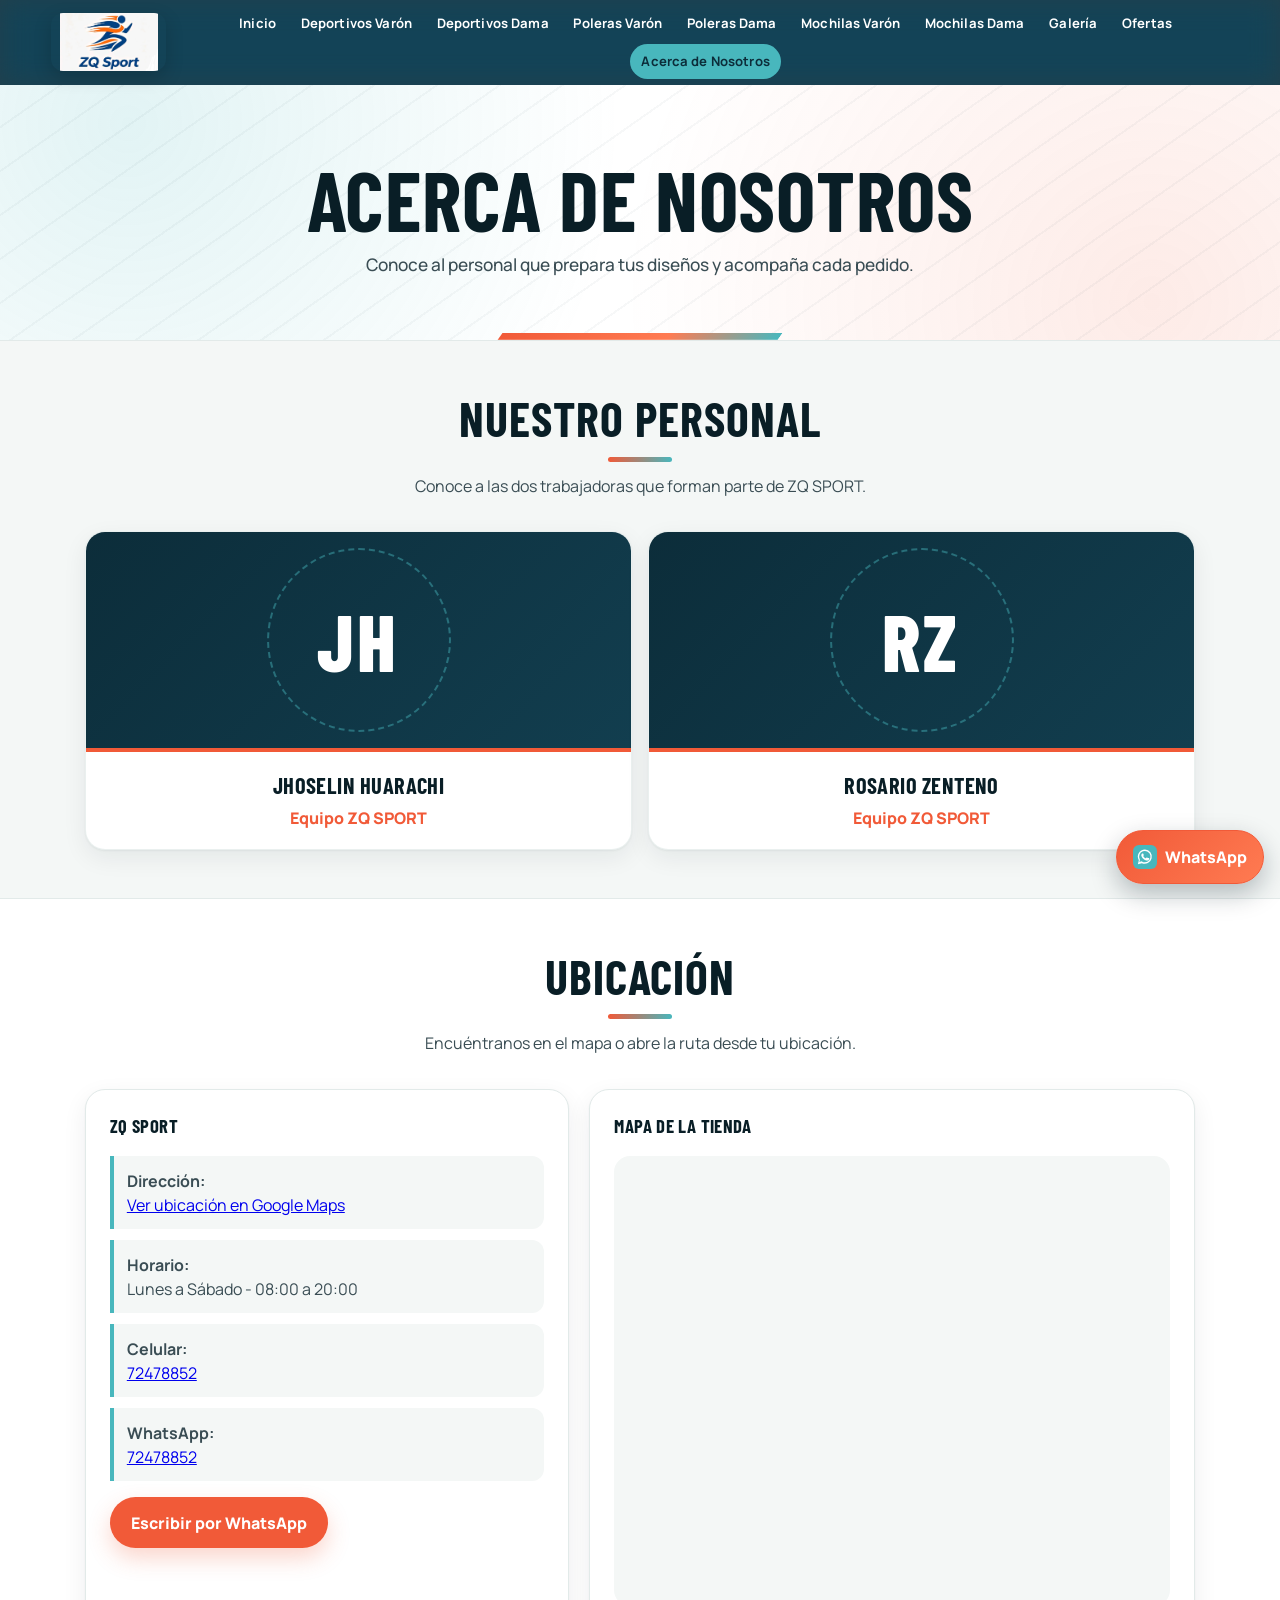
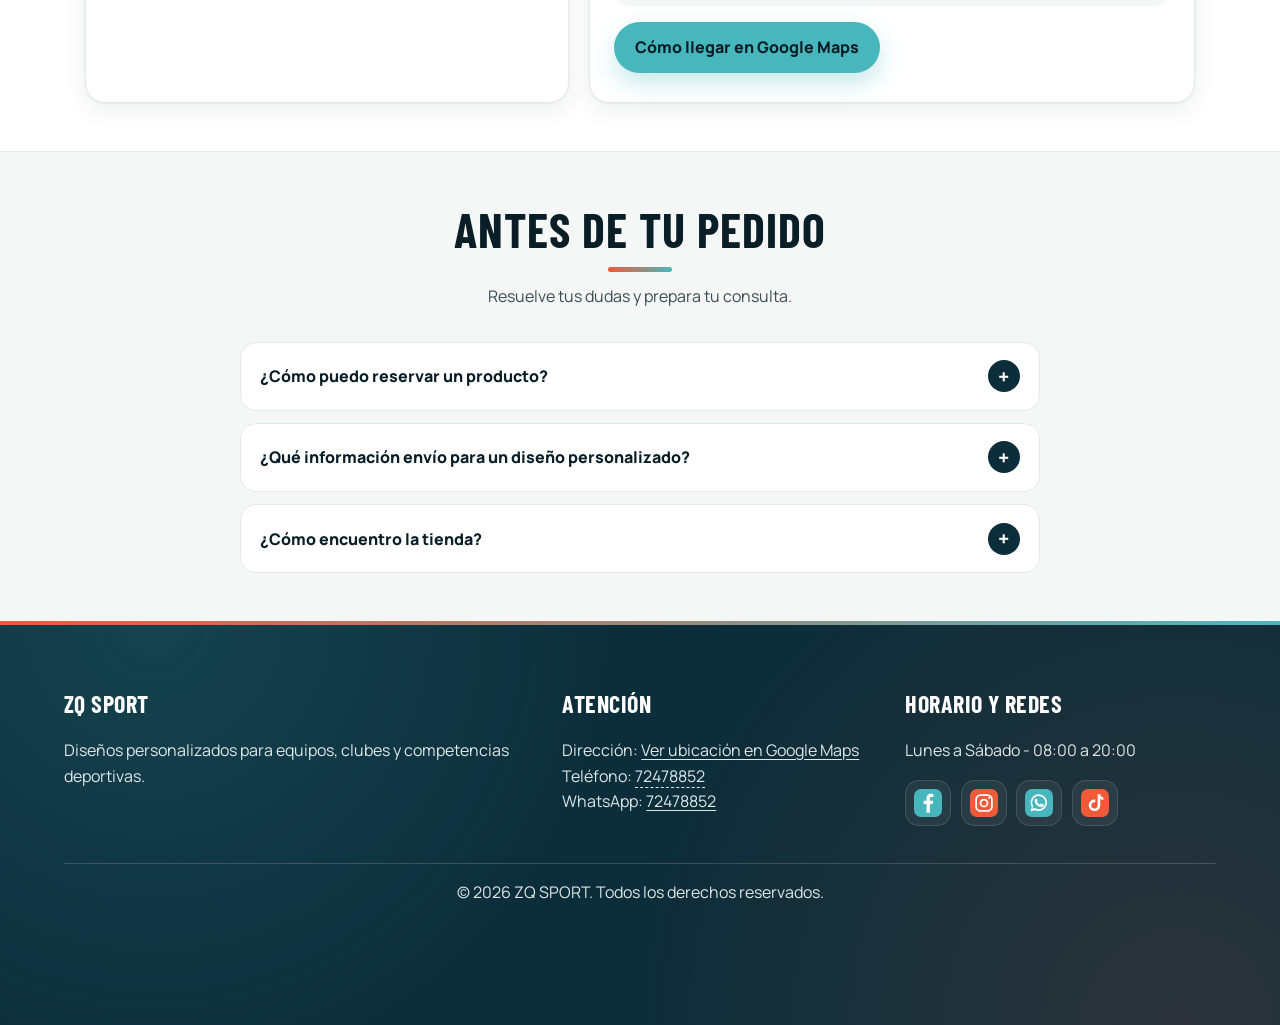
<file: nosotros.html>
<!DOCTYPE html>
<html lang="es">
  <!-- CABECERA DEL DOCUMENTO: aqui van datos que el navegador lee antes de mostrar la pagina. -->
<head>
  <meta charset="UTF-8">
  <meta name="viewport" content="width=device-width, initial-scale=1.0">
  <meta name="description" content="Conoce al equipo y la ubicación de ZQ SPORT">
  <title>Acerca de Nosotros | ZQ SPORT</title>

  <!-- ESTILOS DE ESTA PAGINA: cambia aqui colores, tamanos y espacios. -->
  <style>
    /* Aqui se guardan los colores principales para cambiarlos facilmente. */
    :root {
      --primary: #F15A38;
      --secondary: #48B7BD;
      --brand-deep: #0C2D3A;
      --bg-main: #F4F7F6;
      --surface: #FFFFFF;
      --text-title: #091E26;
      --text-body: #3A4D54;
      --border: #E2EAE9;
      --white: #FFFFFF;
    }

    /* Evita que los bordes y espacios agranden los elementos. */
    * {
      box-sizing: border-box;
    }

    /* Cambia el aspecto general de toda la pagina. */
    body {
      /* Deja espacio para que los botones flotantes no tapen el final de la pagina. */
      padding-bottom: 5.5rem;
      margin: 0;
      background: var(--bg-main);
      color: var(--text-body);
      font-family: "Segoe UI", Arial, sans-serif;
    }

    /* Evita que las imagenes se salgan de su caja. */
    img {
      display: block;
      max-width: 100%;
    }

    /* HEADER COMPACTO: junta logo y menu en la misma franja para evitar espacios vacios. */
    header {
      display: flex;
      align-items: center;
      flex-wrap: wrap;
      background: var(--brand-deep);
    }

    /* Esta franja oscura sostiene el logo en la esquina izquierda. */
    .topbar {
      display: flex;
      align-items: center;
      justify-content: flex-start;
      background: transparent;
      padding: .35rem 0 .35rem 4vw;
      flex: 0 0 auto;
    }

    .logo {
        width: clamp(86px, 9vw, 118px);
        height: auto;
        max-height: 58px;
        object-fit: contain;
      }

    /* Acomoda los enlaces del menu principal. */
    .page-nav {
      display: flex;
      justify-content: center;
      align-items: center;
      flex: 1 1 auto;
      flex-wrap: wrap;
      gap: .3rem;
      background: transparent;
      padding: .35rem 4vw .35rem 1rem;
    }

    .page-nav a {
        color: var(--white);
        padding: .45rem .6rem;
      border-bottom: 2px solid transparent;
      text-decoration: none;
      font-size: .84rem;
      font-weight: 700;
      transition: all .2s ease-in-out;
    }

    /* El color celeste marca la pagina que esta abierta. */
    .page-nav a:hover,
    .page-nav a:focus-visible,
    .page-nav a.active {
      color: var(--secondary);
      border-color: var(--secondary);
    }

      /* Este menu aparece solo en celular y se abre tocando "Menu". */
      .mobile-menu {
        display: none;
        flex: 1 1 auto;
        background: transparent;
        padding: .35rem max(1rem, 4vw) .35rem 1rem;
      }

      /* Este boton es la hamburguesa del celular. */
      .mobile-menu summary {
        display: flex;
        align-items: center;
        justify-content: center;
        gap: .65rem;
        color: var(--white);
        background: var(--primary);
        border: 1px solid rgba(255, 255, 255, .18);
        border-radius: 6px;
        padding: .8rem 1rem;
        font-weight: 900;
        text-transform: uppercase;
        cursor: pointer;
        list-style: none;
      }

      /* Quita el triangulo automatico para que solo se vea la hamburguesa. */
      .mobile-menu summary::-webkit-details-marker {
        display: none;
      }

      /* Dibuja las tres rayas del boton sin usar imagenes ni iconos externos. */
      .hamburger-icon,
      .hamburger-icon::before,
      .hamburger-icon::after {
        display: block;
        width: 22px;
        height: 3px;
        background: var(--white);
        border-radius: 2px;
        content: "";
      }

      /* Suaviza el cambio de las rayas cuando abres o cierras el menu. */
      .hamburger-icon,
      .hamburger-icon::before,
      .hamburger-icon::after {
        transition: transform .2s ease-in-out, background-color .2s ease-in-out;
      }

      /* Mueve la raya superior hacia arriba. */
      .hamburger-icon::before {
        transform: translateY(-7px);
      }

      /* Mueve la raya inferior hacia abajo. */
      .hamburger-icon::after {
        transform: translateY(4px);
      }

      /* Ordena las opciones que se muestran al abrir el menu movil. */
      .mobile-links {
        display: grid;
        gap: .45rem;
        padding-top: .75rem;
      }

      /* Hace que cada opcion sea grande y facil de tocar con el dedo. */
      .mobile-links a {
        color: var(--white);
        background: rgba(12, 45, 58, .95);
        border: 1px solid rgba(255, 255, 255, .16);
        border-radius: 4px;
        padding: .75rem;
        text-align: center;
        text-decoration: none;
        font-weight: 800;
      }

      /* Marca la pagina actual y tambien da respuesta al pasar el cursor. */
      .mobile-links a.active,
      .mobile-links a:hover,
      .mobile-links a:focus-visible {
        color: var(--brand-deep);
        background: var(--secondary);
      }

    /* Centra el titulo y el subtitulo de la pagina. */
    .page-header {
      flex-basis: 100%;
      position: relative;
      overflow: hidden;
      background: var(--surface);
      padding: 3.5rem 6vw;
      border-bottom: 1px solid var(--border);
      text-align: center;
    }

    .page-header::after {
      content: "";
      position: absolute;
      left: 35%;
      bottom: 0;
      width: 30%;
      height: 7px;
      background: var(--primary);
      transform: skewX(-30deg);
    }

    h1,
    h2,
    h3 {
      font-family: "Arial Narrow", "Impact", "Segoe UI", sans-serif;
      text-transform: uppercase;
      letter-spacing: 1px;
    }

    .page-header h1 {
      margin: 0;
      color: var(--text-title);
      font-size: clamp(2.7rem, 6vw, 5rem);
    }

    .page-header p {
      max-width: 700px;
      margin: 1rem auto 0;
      font-size: 1.08rem;
    }

    /* Da el mismo ancho y espacio a las secciones principales. */
    .section-container {
      max-width: 1150px;
      margin: auto;
      padding: 3rem 1.25rem;
    }

    .section-title {
      margin: 0 0 .75rem;
      color: var(--text-title);
      text-align: center;
      font-size: clamp(2rem, 4vw, 3rem);
    }

    .section-intro {
      max-width: 700px;
      margin: 0 auto 2rem;
      text-align: center;
      line-height: 1.6;
    }

    /* Ordena las tarjetas del personal en columnas. */
    .team-grid {
      display: grid;
      grid-template-columns: repeat(2, minmax(0, 1fr));
      gap: 1rem;
    }

    /* Cambia el aspecto de cada tarjeta del personal. */
    /* Cada tarjeta muestra el nombre de una trabajadora. */
    .team-card {
      overflow: hidden;
      background: var(--surface);
      border: 1px solid var(--border);
      border-radius: 6px;
      box-shadow: 0 10px 28px rgba(9, 30, 38, .08);
      text-align: center;
      transition: transform .2s ease-in-out, box-shadow .2s ease-in-out, border-color .2s ease-in-out;
    }


    .team-info {
      padding: 1.25rem;
    }

    .team-info h3 {
      margin: 0;
      color: var(--text-title);
      font-size: 1.4rem;
    }

    .team-info p {
      margin: .55rem 0 0;
      color: var(--primary);
      font-weight: 800;
    }

    /* La franja blanca separa la ubicacion del equipo. */
    .location-section {
      background: var(--surface);
      border-top: 1px solid var(--border);
      border-bottom: 1px solid var(--border);
    }

    /* Coloca los datos y el mapa uno al lado del otro. */
    /* Aqui van los datos de contacto y el mapa de Google Maps. */
    .location-grid {
      display: grid;
      grid-template-columns: 1fr 1.25fr;
      gap: 1.25rem;
    }

    .info-panel,
    .map-panel {
      background: var(--surface);
      border: 1px solid var(--border);
      border-radius: 6px;
      padding: 1.5rem;
    }

    .info-panel h3,
    .map-panel h3 {
      margin-top: 0;
      color: var(--text-title);
    }

    .store-data {
      display: grid;
      gap: .65rem;
    }

    .store-data p {
      margin: 0;
      padding: .8rem;
      background: var(--bg-main);
      border-left: 4px solid var(--secondary);
      line-height: 1.5;
    }

    /* El mapa ocupa todo el ancho de su tarjeta y se adapta al celular. */
    .store-map {
      display: block;
      width: 100%;
      height: clamp(280px, 40vw, 450px);
      border: 0;
      border-radius: 6px;
      background: var(--bg-main);
    }

    /* Da color y espacio a los botones de contacto y mapa. */
    .btn {
      display: inline-block;
      margin-top: 1rem;
      background: var(--primary);
      color: var(--white);
      padding: .85rem 1rem;
      border-radius: 6px;
      text-decoration: none;
      font-weight: 800;
      transition: all .2s ease-in-out;
    }

    .btn:hover,
    .btn:focus-visible {
      background: var(--secondary);
      transform: scale(1.02);
    }

    .btn-map {
      background: var(--secondary);
    }

    /* Cambia el pie que aparece al final de la pagina. */
    .site-footer {
      background: var(--brand-deep);
      color: var(--white);
      padding: 3rem 5vw 1rem;
      border-top: 4px solid var(--primary);
    }

    .footer-grid {
      display: grid;
      grid-template-columns: 1.5fr 1fr 1fr;
      gap: 2rem;
      max-width: 1200px;
      margin: auto;
    }

    .site-footer p {
      color: #DCE7E8;
      line-height: 1.6;
    }

    .social {
      display: flex;
      gap: .5rem;
    }

    .social img {
      width: 36px;
      height: 36px;
    }

    .copy {
      margin-top: 2rem;
      padding-top: 1rem;
      border-top: 1px solid rgba(255, 255, 255, .17);
      text-align: center;
    }

    /* En tablet el mapa baja debajo de los datos para tener mas espacio. */
    @media (max-width: 900px) {
      .location-grid {
        grid-template-columns: 1fr;
      }
    }

    /* En celular todo se acomoda en una sola columna. */
    @media (max-width: 650px) {
      /* En celular se oculta el menu largo para usar el boton hamburguesa. */
      .page-nav {
        display: none;
      }

      /* En celular se muestra el menu hamburguesa. */
      .mobile-menu {
        display: block;
      }

      .team-grid,
      /* Ordena el footer en columnas cuando hay espacio suficiente. */
      .footer-grid {
        grid-template-columns: 1fr;
      }

      /* Boton reutilizable: cambia aqui el tamano general de los botones. */
      .btn {
        display: block;
        text-align: center;
      }
    }

      /* MOVIMIENTO SUAVE: cambia la distancia en translateY si quieres mas o menos movimiento. */
      @keyframes entrada-suave {
        from {
          opacity: 0;
          transform: translateY(14px);
        }
        to {
          opacity: 1;
          transform: translateY(0);
        }
      }

      /* Al entrar a la pagina, el titulo aparece suavemente una sola vez. */
      .page-header h1 {
        animation: entrada-suave .45s ease-out both;
      }

      /* Los enlaces que apuntan a una seccion se desplazan suavemente. */
      html {
        scroll-behavior: smooth;
      }

      /* Muestra claramente donde estas al recorrer la pagina con la tecla Tab. */
      a:focus-visible,
      summary:focus-visible {
        outline: 3px solid var(--secondary);
        outline-offset: 4px;
      }

      /* Da respuesta inmediata al pasar por las opciones del menu. */
      .mobile-links a,
      .mobile-menu > summary,
      .page-nav a,
      .social a {
        transition: background-color .2s ease-in-out, color .2s ease-in-out, transform .2s ease-in-out;
      }

      /* La cruz indica que puedes tocar de nuevo para cerrar el menu. */
      .mobile-menu[open] > summary .hamburger-icon {
        background: transparent;
      }

      .mobile-menu[open] > summary .hamburger-icon::before {
        transform: rotate(45deg);
      }

      .mobile-menu[open] > summary .hamburger-icon::after {
        transform: translateY(-3px) rotate(-45deg);
      }

      /* Las opciones aparecen suavemente al abrir el menu. */
      .mobile-menu[open] .mobile-links {
        animation: entrada-suave .2s ease-out;
      }

      /* Resalta la tarjeta al pasar el cursor o al seleccionar su boton con Tab. */
      .team-card:hover,
      .team-card:focus-within {
        border-color: var(--secondary);
        transform: translateY(-4px) scale(1.02);
        box-shadow: 0 14px 32px rgba(9, 30, 38, .12);
      }

      /* Las iniciales ayudan a reconocer a cada trabajadora. */
      .team-avatar {
        display: grid;
        place-items: center;
        min-height: 190px;
        color: var(--white);
        background: linear-gradient(135deg, var(--brand-deep), #164B60);
        font-size: 4rem;
        font-weight: 800;
        border-bottom: 4px solid var(--primary);
      }

      /* Las preguntas no requieren un programa: se abren tocando su titulo. */
      .faq-list {
        display: grid;
        gap: .75rem;
        max-width: 800px;
        margin: auto;
      }

      .faq-list details {
        background: var(--surface);
        border: 1px solid var(--border);
        border-radius: 6px;
        padding: 1rem;
      }

      /* El borde celeste distingue la pregunta que esta abierta. */
      .faq-list details[open] {
        border-color: var(--secondary);
      }

      .faq-list summary {
        cursor: pointer;
        font-weight: 800;
        color: var(--text-title);
        padding: .25rem;
      }

      .faq-list p {
        margin: .75rem .25rem .25rem;
        line-height: 1.6;
      }

      /* Mantiene legibles las letras del boton sobre el color celeste. */
      .btn-map {
        color: var(--text-title);
      }

      /* Estos dos botones siguen visibles al bajar por la pagina. */
      .quick-actions {
        position: fixed;
        right: max(1rem, env(safe-area-inset-right));
        bottom: max(1rem, env(safe-area-inset-bottom));
        z-index: 30;
        display: flex;
        align-items: center;
        gap: .5rem;
      }

      .quick-actions a {
        display: inline-flex;
        align-items: center;
        justify-content: center;
        gap: .5rem;
        min-height: 48px;
        padding: .75rem 1rem;
        color: var(--white);
        background: var(--brand-deep);
        border: 1px solid var(--secondary);
        border-radius: 6px;
        text-decoration: none;
        font-weight: 800;
        box-shadow: 0 6px 20px rgba(9, 30, 38, .2);
        transition: transform .2s ease-in-out, background-color .2s ease-in-out;
      }

      /* El boton de WhatsApp conserva el naranja principal de la tienda. */
      .quick-actions .quick-whatsapp {
        background: var(--primary);
        border-color: var(--primary);
      }

      .quick-actions img {
        width: 24px;
        height: 24px;
      }

      .quick-actions a:hover {
        background: var(--secondary);
        transform: translateY(-3px);
      }

      /* Los botones responden con un pequeno movimiento al tocarlos. */
      .btn:active,
      .quick-actions a:active {
        transform: scale(.98);
      }

      /* Las redes y los datos del pie se pueden seleccionar sin perder su color. */
      footer a {
        color: inherit;
        text-underline-offset: 3px;
      }

      footer a:hover {
        color: var(--secondary);
      }

      /* Evita que un titulo largo o una tarjeta empujen la pantalla del celular. */
      .page-header,
      .info-panel,
      .map-panel {
        min-width: 0;
        overflow-wrap: anywhere;
      }

      /* Acomoda el menu en una fila completa cuando se abre en celular. */
      @media (max-width: 700px) {
        .mobile-menu {
          flex: 1 1 calc(100% - 120px);
          min-width: 0;
        }

        .mobile-menu[open] {
          flex-basis: 100%;
        }

        .page-header h1 {
          font-size: clamp(2rem, 9vw, 3.5rem);
        }
      }

      /* Si el visitante prefiere menos movimiento, la pagina respeta su eleccion. */
      @media (prefers-reduced-motion: reduce) {
        html {
          scroll-behavior: auto;
        }

        *,
        *::before,
        *::after {
          animation: none !important;
          transition: none !important;
        }

        .team-card:hover,
        .team-card:focus-within {
          transform: none;
        }
      }
    </style>
    <!-- ESTILO DINAMICO: fuentes, animaciones e interacciones compartidas por todas las paginas. -->
    <meta name="theme-color" content="#0C2D3A">
    <link rel="preconnect" href="https://fonts.googleapis.com">
    <link rel="preconnect" href="https://fonts.gstatic.com" crossorigin>
    <link rel="stylesheet" href="https://fonts.googleapis.com/css2?family=Barlow+Condensed:wght@600;700;800&family=Manrope:wght@400;500;600;700;800&display=swap">
    <link rel="stylesheet" href="assets/css/dinamico.css">
    <!-- Marca que JavaScript esta activo; si no lo esta, la pagina sigue funcionando igual. -->
    <script>document.documentElement.classList.add('zq-js');</script>
    <script src="assets/js/dinamico.js" defer></script>

</head>
<!-- CUERPO DE LA PAGINA: desde aqui empieza lo que el visitante ve en pantalla. -->
<body id="inicio">
  <!-- ENCABEZADO GENERAL: muestra el logo, menu y titulo. -->
  <header>
    <div class="topbar">
      <a href="index.html">
        <img class="logo" src="assets/img/logo-tienda.png" alt="ZQ SPORT">
      </a>
    </div>

    <!-- MENU PRINCIPAL: active marca Acerca de Nosotros. -->
    <nav class="page-nav" aria-label="Navegación principal">
      <a href="index.html">Inicio</a>
      <a href="deportivos-varon.html">Deportivos Varón</a>
      <a href="deportivos-dama.html">Deportivos Dama</a>
      <a href="poleras-varon.html">Poleras Varón</a>
      <a href="poleras-dama.html">Poleras Dama</a>
      <a href="mochilas-varon.html">Mochilas Varón</a>
      <a href="mochilas-dama.html">Mochilas Dama</a>
      <a href="galeria.html">Galería</a>
      <a href="ofertas.html">Ofertas</a>
      <a class="active" href="nosotros.html" aria-current="page">Acerca de Nosotros</a>
    </nav>
      <!-- MENU HAMBURGUESA: en celular se toca este boton para abrir las opciones. -->
      <details class="mobile-menu">
        <summary>
          <span class="hamburger-icon" aria-hidden="true"></span>
          Menu
        </summary>
        <!-- Estas son las mismas rutas del menu grande, preparadas para pantalla pequena. -->
        <div class="mobile-links">
        <a href="index.html">Inicio</a>
        <a href="deportivos-varon.html">Deportivos Var&oacute;n</a>
        <a href="deportivos-dama.html">Deportivos Dama</a>
        <a href="poleras-varon.html">Poleras Var&oacute;n</a>
        <a href="poleras-dama.html">Poleras Dama</a>
        <a href="mochilas-varon.html">Mochilas Var&oacute;n</a>
        <a href="mochilas-dama.html">Mochilas Dama</a>
        <a href="galeria.html">Galer&iacute;a</a>
        <a href="ofertas.html">Ofertas</a>
        <a class="active" aria-current="page" href="nosotros.html">Acerca de Nosotros</a>
        </div>
      </details>

  </header>

  <!-- TITULO DE LA PAGINA: queda fuera del encabezado para que el menu se mantenga visible al bajar. -->
  <div class="page-header">
      <h1>Acerca de Nosotros</h1>
      <p>Conoce al personal que prepara tus diseños y acompaña cada pedido.</p>
    </div>

  <!-- CONTENIDO PRINCIPAL: aqui va la informacion de la tienda y su ubicacion. -->
  <main>

    <section class="section-container" aria-labelledby="titulo-equipo">
      <h2 id="titulo-equipo" class="section-title">Nuestro Personal</h2>
      <p class="section-intro">Conoce a las dos trabajadoras que forman parte de ZQ SPORT.</p>

      <!-- EQUIPO: aqui estan las dos trabajadoras actuales de la tienda. -->
      <div class="team-grid">
        <article class="team-card">

          <div class="team-avatar" aria-hidden="true">JH</div>
          <div class="team-info">
            <h3>Jhoselin Huarachi</h3>
            <p>Equipo ZQ SPORT</p>
          </div>
        </article>

        <article class="team-card">

          <div class="team-avatar" aria-hidden="true">RZ</div>
          <div class="team-info">
            <h3>Rosario Zenteno</h3>
            <p>Equipo ZQ SPORT</p>
          </div>
        </article>
      </div>
    </section>

    <!-- UBICACION: conserva los datos que antes estaban en Contacto. -->
    <section class="location-section" aria-labelledby="titulo-ubicacion">
      <div class="section-container">
        <h2 id="titulo-ubicacion" class="section-title">Ubicación</h2>
        <p class="section-intro">Encuéntranos en el mapa o abre la ruta desde tu ubicación.</p>

        <!-- UBICACION: muestra los datos de la tienda y el mapa real. -->
        <div class="location-grid">
          <article class="info-panel">
            <h3>ZQ SPORT</h3>
            <div class="store-data">
              <!-- El enlace abre la ubicacion. Puedes agregar la calle cuando tengas la direccion escrita. -->
              <p><strong>Dirección:</strong><br><a href="https://www.google.com/maps/search/?api=1&amp;query=-17.970611%2C-67.069306" target="_blank" rel="noopener noreferrer">Ver ubicación en Google Maps</a></p>
              <p><strong>Horario:</strong><br>Lunes a Sábado - 08:00 a 20:00</p>
              <p><strong>Celular:</strong><br><a href="tel:+59172478852">72478852</a></p>
              <p><strong>WhatsApp:</strong><br><a href="https://wa.me/59172478852?text=Hola%2C%20quiero%20informaci%C3%B3n%20sobre%20los%20productos%20de%20ZQ%20SPORT.">72478852</a></p>
            </div>
            <!-- El numero lleva 591 por Bolivia. Cambia solo los digitos si cambia el WhatsApp. -->
            <a class="btn" href="https://wa.me/59172478852?text=Hola%2C%20quiero%20informaci%C3%B3n%20sobre%20sus%20productos%20deportivos.">Escribir por WhatsApp</a>
          </article>

          <article class="map-panel">
            <h3>Mapa de la tienda</h3>
            <!-- Este enlace dentro de src es el mapa que compartiste. Cambialo si la tienda se muda. -->
            <!-- loading="lazy" carga el mapa cuando te acercas a esta seccion. -->
            <iframe
              class="store-map"
              src="https://www.google.com/maps/embed?pb=!1m17!1m12!1m3!1d3795.1749292313216!2d-67.07186892482153!3d-17.970596683019455!2m3!1f0!2f0!3f0!3m2!1i1024!2i768!4f13.1!3m2!1m1!2zMTfCsDU4JzE0LjIiUyA2N8KwMDQnMDkuNSJX!5e0!3m2!1ses!2sbo!4v1791676384972!5m2!1ses!2sbo"
              title="Ubicación de ZQ SPORT en Google Maps"
              width="600"
              height="450"
              allowfullscreen
              loading="lazy"
              referrerpolicy="strict-origin-when-cross-origin">
            </iframe>
            <!-- Abre Google Maps con la tienda como destino para elegir una ruta. -->
            <a class="btn btn-map" href="https://www.google.com/maps/dir/?api=1&amp;destination=-17.970611%2C-67.069306" target="_blank" rel="noopener noreferrer">Cómo llegar en Google Maps</a>
          </article>
        </div>
      </div>
    </section>

    <!-- PREGUNTAS: toca una pregunta para mostrar u ocultar su respuesta. -->
    <section class="section-container" aria-labelledby="titulo-preguntas">
      <h2 id="titulo-preguntas" class="section-title">Antes de tu pedido</h2>
      <p class="section-intro">Resuelve tus dudas y prepara tu consulta.</p>
      <div class="faq-list">
        <details>
          <summary>¿Cómo puedo reservar un producto?</summary>
          <p>Abre el detalle de un producto y toca Comprar / Reservar por WhatsApp. Completa talla, color y cantidad en el mensaje antes de enviarlo. El equipo confirmará tu consulta.</p>
        </details>
        <details>
          <summary>¿Qué información envío para un diseño personalizado?</summary>
          <p>Indica el producto, la cantidad y los colores que buscas. Si tienes un logo o una idea para tu equipo, compártelo por WhatsApp para consultar las opciones.</p>
        </details>
        <details>
          <summary>¿Cómo encuentro la tienda?</summary>
          <p>Toca Cómo llegar en Google Maps y elige tu punto de partida. Si necesitas orientación, escríbenos al <a href="https://wa.me/59172478852?text=Hola%2C%20quiero%20informaci%C3%B3n%20sobre%20los%20productos%20de%20ZQ%20SPORT.">72478852</a>.</p>
        </details>
      </div>
    </section>
  </main>

  <!-- FOOTER GENERAL: repite la informacion basica al final. -->
  <footer class="site-footer">
    <div class="footer-grid">
      <section>
        <h2>ZQ SPORT</h2>
        <p>Diseños personalizados para equipos, clubes y competencias deportivas.</p>
      </section>
      <section>
        <h2>Atención</h2>
        <p>Dirección: <a href="https://www.google.com/maps/search/?api=1&amp;query=-17.970611%2C-67.069306" target="_blank" rel="noopener noreferrer">Ver ubicación en Google Maps</a><br>Teléfono: <a href="tel:+59172478852">72478852</a><br>WhatsApp: <a href="https://wa.me/59172478852?text=Hola%2C%20quiero%20informaci%C3%B3n%20sobre%20los%20productos%20de%20ZQ%20SPORT.">72478852</a></p>
      </section>
      <section>
        <h2>Horario y redes</h2>
        <p>Lunes a Sábado - 08:00 a 20:00</p>
        <div class="social">
          <a href="#" aria-label="Facebook"><img src="assets/icons/facebook.svg" alt=""></a>
          <a href="#" aria-label="Instagram"><img src="assets/icons/instagram.svg" alt=""></a>
          <a href="https://wa.me/59172478852?text=Hola%2C%20quiero%20informaci%C3%B3n%20sobre%20los%20productos%20de%20ZQ%20SPORT." aria-label="Escribir a ZQ SPORT por WhatsApp"><img src="assets/icons/whatsapp.svg" alt=""></a>
          <a href="#" aria-label="TikTok"><img src="assets/icons/tiktok.svg" alt=""></a>
        </div>
      </section>
    </div>
    <p class="copy">© 2026 ZQ SPORT. Todos los derechos reservados.</p>
  </footer>

    <!-- ACCESOS RAPIDOS: cambia el numero del enlace si cambia el WhatsApp de la tienda. -->
    <nav class="quick-actions" aria-label="Accesos rápidos">
      <a href="#inicio" aria-label="Volver al inicio de la página" title="Volver arriba">&uarr;</a>
      <a class="quick-whatsapp" href="https://wa.me/59172478852?text=Hola%2C%20quiero%20informaci%C3%B3n%20sobre%20los%20productos%20de%20ZQ%20SPORT." aria-label="Consultar con ZQ SPORT por WhatsApp">
        <img src="assets/icons/whatsapp.svg" alt="">
        WhatsApp
      </a>
    </nav>
  </body>
</html>
</file>
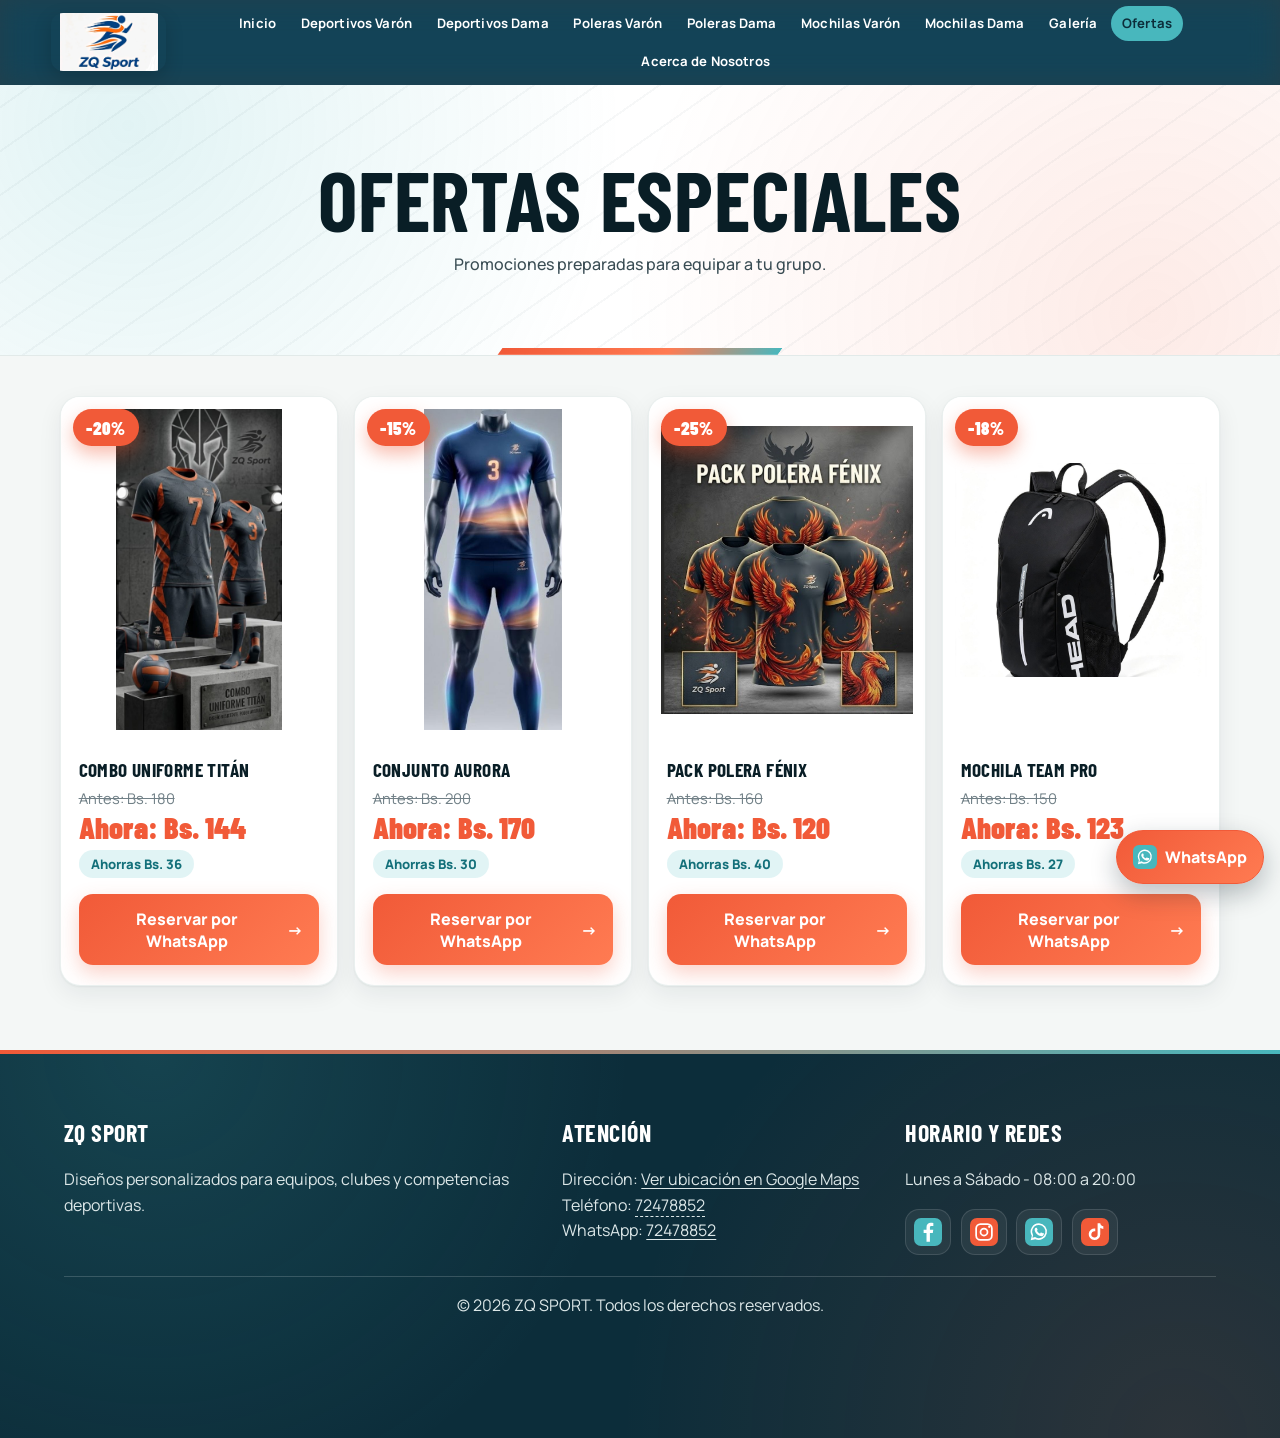
<file: ofertas.html>
<!DOCTYPE html>
<html lang="es">
    <!-- CABECERA DEL DOCUMENTO: aqui van datos que el navegador lee antes de mostrar la pagina. -->
<head>
    <!-- Permite mostrar letras con tilde y caracteres en espanol correctamente. -->
    <meta charset="UTF-8">
    <!-- Hace que la pagina se adapte al ancho del celular, tablet o computadora. -->
    <meta name="viewport" content="width=device-width,initial-scale=1.0">
    <meta name="description" content="Ofertas especiales en productos deportivos">
    <title>Ofertas Especiales | ZQ SPORT</title>

<!-- ESTILOS DE ESTA PAGINA: cambia aqui colores, tamanos y espacios. -->
    <style>
      /* DESIGN TOKENS OBLIGATORIOS */
      /* Aqui se guardan los colores principales para cambiarlos facilmente. */
      :root {
        --primary: #F15A38;
        --secondary: #48B7BD;
        --brand-deep: #0C2D3A;
        --bg-main: #F4F7F6;
        --surface: #FFFFFF;
        --text-title: #091E26;
        --text-body: #3A4D54;
        --border: #E2EAE9;
        --white: #FFFFFF
      }
      /* Aplica una forma mas facil de calcular tamanos en todos los elementos. */
      * {
        box-sizing: border-box
      }
      /* Cambia el aspecto general de toda la pagina. */
      body {
        /* Deja espacio para que los botones flotantes no tapen el final de la pagina. */
        padding-bottom: 5.5rem;
        margin: 0;
        background: var(--bg-main);
        color: var(--text-body);
        font-family: "Segoe UI", Arial, sans-serif
      }
      /* Evita que las imagenes se salgan de su caja. */
      img {
        display: block;
        max-width: 100%
      }

      /* HEADER COMPACTO: junta logo y menu en la misma franja para evitar espacios vacios. */
      header {
        display: flex;
        align-items: center;
        flex-wrap: wrap;
        background: var(--brand-deep)
      }
      /* Esta franja oscura sostiene el logo en la esquina izquierda. */
      .top {
        background: transparent;
        padding: .35rem 0 .35rem 4vw;
        text-align: left;
        flex: 0 0 auto
      }
      .logo {
        width: clamp(86px, 9vw, 118px);
        height: auto;
        max-height: 58px;
        object-fit: contain
      }
      /* Acomoda los enlaces del menu principal. */
      .nav {
        display: flex;
        flex: 1 1 auto;
        flex-wrap: wrap;
        justify-content: center;
        align-items: center;
        background: transparent;
        padding: .35rem 4vw .35rem 1rem
      }
      .nav a {
        color: var(--white);
        padding: .45rem .6rem;
        text-decoration: none;
        font-size: .84rem;
        font-weight: 700;
        border-bottom: 2px solid transparent
      }
      .nav a:hover,.nav a.active {
        color: var(--secondary);
        border-color: var(--secondary)
      }

      /* Este menu aparece solo en celular y se abre tocando "Menu". */
      .mobile-menu {
        display: none;
        flex: 1 1 auto;
        background: transparent;
        padding: .35rem 4vw .35rem 1rem;
      }

      /* Este boton es la hamburguesa del celular. */
      .mobile-menu summary {
        display: flex;
        align-items: center;
        justify-content: center;
        gap: .65rem;
        color: var(--white);
        background: var(--primary);
        border: 1px solid rgba(255, 255, 255, .18);
        border-radius: 6px;
        padding: .8rem 1rem;
        font-weight: 900;
        text-transform: uppercase;
        cursor: pointer;
        list-style: none;
      }

      /* Quita el triangulo automatico para que solo se vea la hamburguesa. */
      .mobile-menu summary::-webkit-details-marker {
        display: none;
      }

      /* Dibuja las tres rayas del boton sin usar imagenes ni iconos externos. */
      .hamburger-icon,
      .hamburger-icon::before,
      .hamburger-icon::after {
        display: block;
        width: 22px;
        height: 3px;
        background: var(--white);
        border-radius: 2px;
        content: "";
      }

      /* Suaviza el cambio de las rayas cuando abres o cierras el menu. */
      .hamburger-icon,
      .hamburger-icon::before,
      .hamburger-icon::after {
        transition: transform .2s ease-in-out, background-color .2s ease-in-out;
      }

      /* Mueve la raya superior hacia arriba. */
      .hamburger-icon::before {
        transform: translateY(-7px);
      }

      /* Mueve la raya inferior hacia abajo. */
      .hamburger-icon::after {
        transform: translateY(4px);
      }

      /* Ordena las opciones que se muestran al abrir el menu movil. */
      .mobile-links {
        display: grid;
        gap: .45rem;
        padding-top: .75rem;
      }

      /* Hace que cada opcion sea grande y facil de tocar con el dedo. */
      .mobile-links a {
        color: var(--white);
        background: rgba(12, 45, 58, .95);
        border: 1px solid rgba(255, 255, 255, .16);
        border-radius: 4px;
        padding: .75rem;
        text-align: center;
        text-decoration: none;
        font-weight: 800;
      }

      /* Marca la pagina actual y tambien da respuesta al pasar el cursor. */
      .mobile-links a.active,
      .mobile-links a:hover,
      .mobile-links a:focus-visible {
        color: var(--brand-deep);
        background: var(--secondary);
      }

      /* Da espacio y estilo al titulo principal de esta pagina. */
      .heading {
        flex-basis: 100%;
        background: var(--surface);
        padding: 3.5rem 6vw;
        border-bottom: 1px solid var(--border);
        /* Centra el titulo y el subtitulo de esta pagina. */
        text-align: center
      }
      h1,h2 {
        font-family: "Arial Narrow", "Impact", "Segoe UI", sans-serif;
        text-transform: uppercase;
        letter-spacing: 1px
      }
      .heading h1 {
        margin: 0;
        color: var(--text-title);
        font-size: clamp(2.7rem, 6vw, 5rem)
      }
      /* Ordena el contenido principal de esta seccion. */
      /* Rejilla de ofertas: organiza las promociones en tarjetas. */
      .offers {
        max-width: 1200px;
        margin: auto;
        padding: 2.5rem 1.25rem 4rem;
        display: grid;
        grid-template-columns: repeat(4, 1fr);
        gap: 1rem
      }
      /* Cambia el aspecto de cada tarjeta o bloque de informacion. */
      /* Tarjeta de oferta: contiene descuento, imagen, precio y boton. */
      .card {
        position: relative;
        background: var(--surface);
        border: 1px solid var(--border);
        border-radius: 6px;
        overflow: hidden;
        transition: all .2s ease-in-out
      }

      /* Muestra el producto entero; el espacio blanco mantiene parejas las tarjetas. */
      .card > img {
        width: 100%;
        aspect-ratio: 4 / 5;
        object-fit: contain;
        padding: .75rem;
        background: var(--surface);
      }
      /* Etiqueta de descuento: muestra cuanto se rebaja el producto. */
      .badge {
        position: absolute;
        top: .75rem;
        left: .75rem;
        background: var(--primary);
        color: var(--white);
        padding: .45rem .65rem;
        border-radius: 4px;
        font-weight: 900
      }
      .body {
        padding: 1rem
      }
      .body h2 {
        color: var(--text-title);
        font-size: 1.2rem
      }
      /* Precio anterior: se muestra tachado para comparar. */
      .old {
        text-decoration: line-through;
        color: #718087
      }
      /* Precio actual: se resalta para que el cliente lo vea rapido. */
      .new {
        color: var(--primary);
        font-size: 1.55rem;
        font-weight: 900
      }
      /* Da color y tamano a los botones principales. */
      /* Boton reutilizable: cambia aqui el tamano general de los botones. */
      .btn {
        display: block;
        background: var(--primary);
        color: var(--white);
        padding: .85rem;
        border-radius: 6px;
        text-align: center;
        text-decoration: none;
        font-weight: 800;
        transition: all .2s ease-in-out
      }
      .btn:hover {
        background: var(--secondary);
        transform: scale(1.02)
      }
      /* Cambia el pie que aparece al final de la pagina. */
      .footer {
        background: var(--brand-deep);
        color: var(--white);
        padding: 3rem 5vw 1rem;
        border-top: 4px solid var(--primary)
      }
      /* Ordena el footer en columnas cuando hay espacio suficiente. */
      .footer-grid {
        max-width: 1200px;
        margin: auto;
        display: grid;
        grid-template-columns: 1.5fr 1fr 1fr;
        gap: 2rem
      }
      .footer p {
        color: #dce7e8;
        line-height: 1.6
      }
      .social {
        display: flex;
        gap: .5rem
      }
      .social img {
        width: 36px
      }
      .copy {
        text-align: center;
        border-top: 1px solid #ffffff2b;
        padding-top: 1rem
      }
      /* Desde aqui se acomoda la pagina para pantallas pequenas. */
      @media(max-width:950px) {
        /* Ordena el contenido principal de esta seccion. */
        .offers {
          grid-template-columns: repeat(2, 1fr)
        }
      }
      /* Desde aqui se acomoda la pagina para pantallas pequenas. */
      @media(max-width:650px) {
        /* En celular se oculta el menu largo para usar el boton hamburguesa. */
        .nav {
          display: none
        }

        /* En celular se muestra el menu hamburguesa. */
        .mobile-menu {
          display: block
        }

        .offers,.footer-grid {
          grid-template-columns: 1fr
        }
      }

      /* MOVIMIENTO SUAVE: cambia la distancia en translateY si quieres mas o menos movimiento. */
      @keyframes entrada-suave {
        from {
          opacity: 0;
          transform: translateY(14px);
        }
        to {
          opacity: 1;
          transform: translateY(0);
        }
      }

      /* Al entrar a la pagina, el titulo aparece suavemente una sola vez. */
      .heading h1 {
        animation: entrada-suave .45s ease-out both;
      }

      /* Los enlaces que apuntan a una seccion se desplazan suavemente. */
      html {
        scroll-behavior: smooth;
      }

      /* Muestra claramente donde estas al recorrer la pagina con la tecla Tab. */
      a:focus-visible,
      summary:focus-visible {
        outline: 3px solid var(--secondary);
        outline-offset: 4px;
      }

      /* Da respuesta inmediata al pasar por las opciones del menu. */
      .mobile-links a,
      .mobile-menu > summary,
      .nav a,
      .social a {
        transition: background-color .2s ease-in-out, color .2s ease-in-out, transform .2s ease-in-out;
      }

      /* La cruz indica que puedes tocar de nuevo para cerrar el menu. */
      .mobile-menu[open] > summary .hamburger-icon {
        background: transparent;
      }

      .mobile-menu[open] > summary .hamburger-icon::before {
        transform: rotate(45deg);
      }

      .mobile-menu[open] > summary .hamburger-icon::after {
        transform: translateY(-3px) rotate(-45deg);
      }

      /* Las opciones aparecen suavemente al abrir el menu. */
      .mobile-menu[open] .mobile-links {
        animation: entrada-suave .2s ease-out;
      }

      /* Resalta la tarjeta al pasar el cursor o al seleccionar su boton con Tab. */
      .card:hover,
      .card:focus-within {
        border-color: var(--secondary);
        transform: translateY(-4px) scale(1.02);
        box-shadow: 0 14px 32px rgba(9, 30, 38, .12);
      }

      /* Estos dos botones siguen visibles al bajar por la pagina. */
      .quick-actions {
        position: fixed;
        right: max(1rem, env(safe-area-inset-right));
        bottom: max(1rem, env(safe-area-inset-bottom));
        z-index: 30;
        display: flex;
        align-items: center;
        gap: .5rem;
      }

      .quick-actions a {
        display: inline-flex;
        align-items: center;
        justify-content: center;
        gap: .5rem;
        min-height: 48px;
        padding: .75rem 1rem;
        color: var(--white);
        background: var(--brand-deep);
        border: 1px solid var(--secondary);
        border-radius: 6px;
        text-decoration: none;
        font-weight: 800;
        box-shadow: 0 6px 20px rgba(9, 30, 38, .2);
        transition: transform .2s ease-in-out, background-color .2s ease-in-out;
      }

      /* El boton de WhatsApp conserva el naranja principal de la tienda. */
      .quick-actions .quick-whatsapp {
        background: var(--primary);
        border-color: var(--primary);
      }

      .quick-actions img {
        width: 24px;
        height: 24px;
      }

      .quick-actions a:hover {
        background: var(--secondary);
        transform: translateY(-3px);
      }

      /* Los botones responden con un pequeno movimiento al tocarlos. */
      .btn:active,
      .quick-actions a:active {
        transform: scale(.98);
      }

      /* Las redes y los datos del pie se pueden seleccionar sin perder su color. */
      footer a {
        color: inherit;
        text-underline-offset: 3px;
      }

      footer a:hover {
        color: var(--secondary);
      }

      /* Evita que un titulo largo o una tarjeta empujen la pantalla del celular. */
      .heading {
        min-width: 0;
        overflow-wrap: anywhere;
      }

      /* Acomoda el menu en una fila completa cuando se abre en celular. */
      @media (max-width: 700px) {
        .mobile-menu {
          flex: 1 1 calc(100% - 120px);
          min-width: 0;
        }

        .mobile-menu[open] {
          flex-basis: 100%;
        }

        .heading h1 {
          font-size: clamp(2rem, 9vw, 3.5rem);
        }
      }

      /* Si el visitante prefiere menos movimiento, la pagina respeta su eleccion. */
      @media (prefers-reduced-motion: reduce) {
        html {
          scroll-behavior: auto;
        }

        *,
        *::before,
        *::after {
          animation: none !important;
          transition: none !important;
        }

        .card:hover,
        .card:focus-within {
          transform: none;
        }
      }
    </style>
    <!-- ESTILO DINAMICO: fuentes, animaciones e interacciones compartidas por todas las paginas. -->
    <meta name="theme-color" content="#0C2D3A">
    <link rel="preconnect" href="https://fonts.googleapis.com">
    <link rel="preconnect" href="https://fonts.gstatic.com" crossorigin>
    <link rel="stylesheet" href="https://fonts.googleapis.com/css2?family=Barlow+Condensed:wght@600;700;800&family=Manrope:wght@400;500;600;700;800&display=swap">
    <link rel="stylesheet" href="assets/css/dinamico.css">
    <!-- Marca que JavaScript esta activo; si no lo esta, la pagina sigue funcionando igual. -->
    <script>document.documentElement.classList.add('zq-js');</script>
    <script src="assets/js/dinamico.js" defer></script>

  </head>
  <!-- CUERPO DE LA PAGINA: desde aqui empieza lo que el visitante ve en pantalla. -->
  <body id="inicio">
    <!-- ENCABEZADO: contiene el logo y las opciones principales de navegacion. -->
    <header>
      <div class="top">
        <a href="index.html">
          <img class="logo" src="assets/img/logo-tienda.png" alt="ZQ SPORT">
        </a>
      </div>
      <!-- MENÚ PRINCIPAL -->
      <nav class="nav" aria-label="Navegación principal">
        <a href="index.html">Inicio</a>
        <a href="deportivos-varon.html">Deportivos Varón</a>
        <a href="deportivos-dama.html">Deportivos Dama</a>
        <a href="poleras-varon.html">Poleras Varón</a>
        <a href="poleras-dama.html">Poleras Dama</a>
        <a href="mochilas-varon.html">Mochilas Varón</a>
        <a href="mochilas-dama.html">Mochilas Dama</a>
        <a href="galeria.html">Galería</a>
        <a class="active" href="ofertas.html" aria-current="page">Ofertas</a>
        <a href="nosotros.html">Acerca de Nosotros</a>
      </nav>
      <!-- MENU HAMBURGUESA: en celular se toca este boton para abrir las opciones. -->
      <details class="mobile-menu">
        <summary>
          <span class="hamburger-icon" aria-hidden="true"></span>
          Menu
        </summary>
        <!-- Estas son las mismas rutas del menu grande, preparadas para pantalla pequena. -->
        <div class="mobile-links">
        <a href="index.html">Inicio</a>
        <a href="deportivos-varon.html">Deportivos Var&oacute;n</a>
        <a href="deportivos-dama.html">Deportivos Dama</a>
        <a href="poleras-varon.html">Poleras Var&oacute;n</a>
        <a href="poleras-dama.html">Poleras Dama</a>
        <a href="mochilas-varon.html">Mochilas Var&oacute;n</a>
        <a href="mochilas-dama.html">Mochilas Dama</a>
        <a href="galeria.html">Galer&iacute;a</a>
        <a class="active" aria-current="page" href="ofertas.html">Ofertas</a>
        <a href="nosotros.html">Acerca de Nosotros</a>
        </div>
      </details>

    </header>

    <!-- TITULO DE LA PAGINA: queda fuera del encabezado para que el menu se mantenga visible al bajar. -->
    <div class="heading">
        <h1>Ofertas Especiales</h1>
        <p>Promociones preparadas para equipar a tu grupo.</p>
      </div>
    <!-- CARDS DE OFERTAS -->
    <!-- OFERTAS: aqui se muestran las promociones disponibles. -->
    <main class="offers">
      <!-- TARJETA DE OFERTA: repite esta estructura para nuevas promociones. -->
      <article class="card">
        <span class="badge">-20%</span>
        <!-- La fotografia coincide con el nombre de esta oferta. -->
        <img src="assets/img/combo-uniforme-titan.jpeg" alt="Oferta uniforme Titán" loading="lazy" decoding="async">
        <div class="body">
          <h2>Combo Uniforme Titán</h2>
          <p class="old">Antes: Bs. 180</p>
          <p class="new">Ahora: Bs. 144</p>
          <!-- Este boton abre la reserva de la oferta en el WhatsApp de la tienda. -->
          <a class="btn" href="https://wa.me/59172478852?text=Hola%2C%20quiero%20reservar%20la%20oferta%3A%20Combo%20Uniforme%20Tit%C3%A1n.%20Cantidad%3A%20__.%20Talla%3A%20__.%20Color%3A%20__.">Reservar por WhatsApp</a>
        </div>
      </article>
      <article class="card">
        <span class="badge">-15%</span>
        <!-- La fotografia coincide con el nombre de esta oferta. -->
        <img src="assets/img/conjunto-aurora.jpeg" alt="Oferta conjunto Aurora" loading="lazy" decoding="async">
        <div class="body">
          <h2>Conjunto Aurora</h2>
          <p class="old">Antes: Bs. 200</p>
          <p class="new">Ahora: Bs. 170</p>
          <a class="btn" href="https://wa.me/59172478852?text=Hola%2C%20quiero%20reservar%20la%20oferta%3A%20Conjunto%20Aurora.%20Cantidad%3A%20__.%20Talla%3A%20__.%20Color%3A%20__.">Reservar por WhatsApp</a>
        </div>
      </article>
      <article class="card">
        <span class="badge">-25%</span>
        <!-- La fotografia coincide con el nombre de esta oferta. -->
        <img src="assets/img/Pack-polera-fenix.jpeg" alt="Oferta polera Fénix" loading="lazy" decoding="async">
        <div class="body">
          <h2>Pack Polera Fénix</h2>
          <p class="old">Antes: Bs. 160</p>
          <p class="new">Ahora: Bs. 120</p>
          <a class="btn" href="https://wa.me/59172478852?text=Hola%2C%20quiero%20reservar%20la%20oferta%3A%20Pack%20Polera%20F%C3%A9nix.%20Cantidad%3A%20__.%20Talla%3A%20__.%20Color%3A%20__.">Reservar por WhatsApp</a>
        </div>
      </article>
      <article class="card">
        <span class="badge">-18%</span>
        <!-- La fotografia coincide con el nombre de esta oferta. -->
        <img src="assets/img/mochila-team-pro.jpeg" alt="Oferta mochila Team Pro" loading="lazy" decoding="async">
        <div class="body">
          <h2>Mochila Team Pro</h2>
          <p class="old">Antes: Bs. 150</p>
          <p class="new">Ahora: Bs. 123</p>
          <a class="btn" href="https://wa.me/59172478852?text=Hola%2C%20quiero%20reservar%20la%20oferta%3A%20Mochila%20Team%20Pro.%20Cantidad%3A%20__.%20Talla%3A%20__.%20Color%3A%20__.">Reservar por WhatsApp</a>
        </div>
      </article>
    </main>
    <!-- FOOTER GENERAL -->
    <!-- PIE DE PAGINA: muestra datos de la tienda, redes y derechos reservados. -->
    <footer class="footer">
      <div class="footer-grid">
        <section>
          <h2>ZQ SPORT</h2>
          <p>Diseños personalizados para equipos, clubes y competencias deportivas.</p>
        </section>
        <section>
          <h2>Atención</h2>
          <p>Dirección: <a href="https://www.google.com/maps/search/?api=1&amp;query=-17.970611%2C-67.069306" target="_blank" rel="noopener noreferrer">Ver ubicación en Google Maps</a><br>Teléfono: <a href="tel:+59172478852">72478852</a><br>WhatsApp: <a href="https://wa.me/59172478852?text=Hola%2C%20quiero%20informaci%C3%B3n%20sobre%20los%20productos%20de%20ZQ%20SPORT.">72478852</a></p>
        </section>
        <section>
          <h2>Horario y redes</h2>
          <p>Lunes a Sábado - 08:00 a 20:00</p>
          <div class="social">
            <a href="#">
              <img src="assets/icons/facebook.svg" alt="Facebook">
            </a>
            <a href="#">
              <img src="assets/icons/instagram.svg" alt="Instagram">
            </a>
            <a href="https://wa.me/59172478852?text=Hola%2C%20quiero%20informaci%C3%B3n%20sobre%20los%20productos%20de%20ZQ%20SPORT." aria-label="Escribir a ZQ SPORT por WhatsApp">
              <img src="assets/icons/whatsapp.svg" alt="WhatsApp">
            </a>
            <a href="#">
              <img src="assets/icons/tiktok.svg" alt="TikTok">
            </a>
          </div>
        </section>
      </div>
      <p class="copy">© 2026 ZQ SPORT. Todos los derechos reservados.</p>
    </footer>

    <!-- ACCESOS RAPIDOS: cambia el numero del enlace si cambia el WhatsApp de la tienda. -->
    <nav class="quick-actions" aria-label="Accesos rápidos">
      <a href="#inicio" aria-label="Volver al inicio de la página" title="Volver arriba">&uarr;</a>
      <a class="quick-whatsapp" href="https://wa.me/59172478852?text=Hola%2C%20quiero%20informaci%C3%B3n%20sobre%20los%20productos%20de%20ZQ%20SPORT." aria-label="Consultar con ZQ SPORT por WhatsApp">
        <img src="assets/icons/whatsapp.svg" alt="">
        WhatsApp
      </a>
    </nav>
  </body>
</html>
</file>
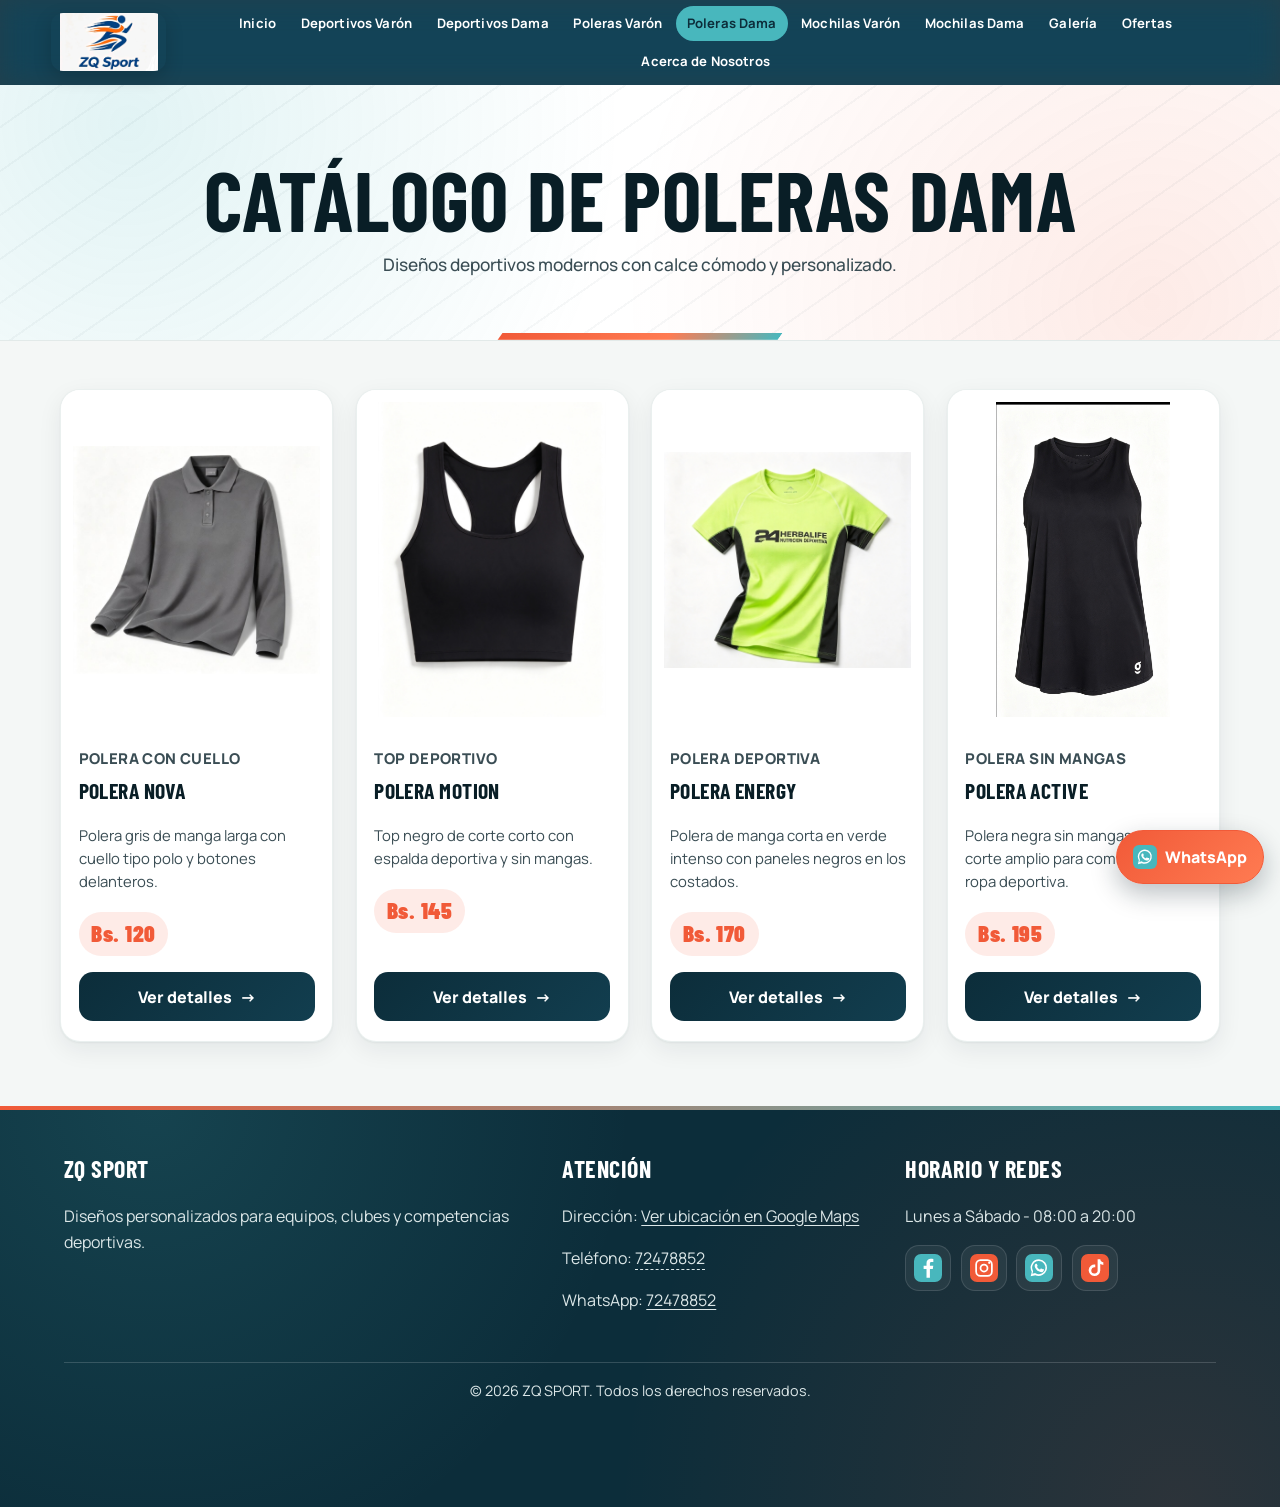
<file: poleras-dama.html>
<!DOCTYPE html>
<html lang="es">
  <!-- CABECERA DEL DOCUMENTO: aqui van datos que el navegador lee antes de mostrar la pagina. -->
<head>
  <meta charset="UTF-8">
  <meta name="viewport" content="width=device-width, initial-scale=1.0">
  <meta name="description" content="Catalogo de Poleras Dama de ZQ SPORT">
  <title>Poleras Dama | ZQ SPORT</title>
    <!-- ESTILOS DE ESTA PAGINA: cambia aqui colores, tamanos y espacios. -->
    <style>
      /* Aqui se guardan los colores principales para cambiarlos facilmente. */
      :root {
        --primary: #F15A38;
        --secondary: #48B7BD;
        --brand-deep: #0C2D3A;
        --bg-main: #F4F7F6;
        --surface: #FFFFFF;
        --text-title: #091E26;
        --text-body: #3A4D54;
        --border: #E2EAE9;
        --white: #FFFFFF;
      }

      /* Evita que los espacios y bordes agranden los elementos. */
      /* Aplica una forma mas facil de calcular tamanos en todos los elementos. */
      * {
        box-sizing: border-box;
      }

      /* Cambia el aspecto general de toda la pagina. */
      body {
        /* Deja espacio para que los botones flotantes no tapen el final de la pagina. */
        padding-bottom: 5.5rem;
        margin: 0;
        background: var(--bg-main);
        color: var(--text-body);
        font-family: "Segoe UI", Arial, sans-serif;
      }

      /* Evita que las imagenes se salgan de su caja. */
      img {
        display: block;
        max-width: 100%;
      }

      /* HEADER COMPACTO: junta logo y menu en la misma franja para evitar espacios vacios. */
      header {
        display: flex;
        align-items: center;
        flex-wrap: wrap;
        background: var(--brand-deep);
      }

      /* Esta franja oscura sostiene el logo en la esquina izquierda. */
      .topbar {
        display: flex;
        align-items: center;
        justify-content: flex-start;
        background: transparent;
        padding: .35rem 0 .35rem max(1rem, 4vw);
        flex: 0 0 auto;
      }

      .logo {
        width: clamp(86px, 9vw, 118px);
        height: auto;
        max-height: 58px;
        object-fit: contain;
      }

      /* Este menu grande se ve en computadora y tablet amplia. */
      .page-nav {
        display: flex;
        justify-content: center;
        align-items: center;
        flex: 1 1 auto;
        flex-wrap: wrap;
        gap: .3rem;
        background: transparent;
        padding: .35rem max(1rem, 4vw) .35rem 1rem;
      }

      .page-nav a {
        color: var(--white);
        padding: .45rem .6rem;
        border-bottom: 2px solid transparent;
        text-decoration: none;
        font-size: .84rem;
        font-weight: 700;
        transition: all .2s ease-in-out;
      }

      /* El enlace activo muestra en que pagina se encuentra el visitante. */
      .page-nav a:hover,
      .page-nav a:focus-visible,
      .page-nav a.active {
        color: var(--secondary);
        border-color: var(--secondary);
      }

      /* Este menu aparece solo en celular y se abre tocando "Menu". */
      .mobile-menu {
        display: none;
        flex: 1 1 auto;
        background: transparent;
        padding: .35rem max(1rem, 4vw) .35rem 1rem;
      }

      /* Este boton es la hamburguesa del celular. */
      .mobile-menu summary {
        display: flex;
        align-items: center;
        justify-content: center;
        gap: .65rem;
        color: var(--white);
        background: var(--primary);
        border: 1px solid rgba(255, 255, 255, .18);
        border-radius: 6px;
        padding: .8rem 1rem;
        font-weight: 900;
        text-transform: uppercase;
        cursor: pointer;
        list-style: none;
      }

      /* Quita el triangulo automatico para que solo se vea la hamburguesa. */
      .mobile-menu summary::-webkit-details-marker {
        display: none;
      }

      /* Dibuja las tres rayas del boton sin usar imagenes ni iconos externos. */
      .hamburger-icon,
      .hamburger-icon::before,
      .hamburger-icon::after {
        display: block;
        width: 22px;
        height: 3px;
        background: var(--white);
        border-radius: 2px;
        content: "";
      }

      /* Suaviza el cambio de las rayas cuando abres o cierras el menu. */
      .hamburger-icon,
      .hamburger-icon::before,
      .hamburger-icon::after {
        transition: transform .2s ease-in-out, background-color .2s ease-in-out;
      }

      /* Mueve la raya superior hacia arriba. */
      .hamburger-icon::before {
        transform: translateY(-7px);
      }

      /* Mueve la raya inferior hacia abajo. */
      .hamburger-icon::after {
        transform: translateY(4px);
      }

      /* Ordena las opciones que se muestran al abrir el menu movil. */
      .mobile-links {
        display: grid;
        gap: .45rem;
        padding-top: .75rem;
      }

      /* Hace que cada opcion sea grande y facil de tocar con el dedo. */
      .mobile-links a {
        color: var(--white);
        background: rgba(12, 45, 58, .95);
        border: 1px solid rgba(255, 255, 255, .16);
        border-radius: 4px;
        padding: .75rem;
        text-align: center;
        text-decoration: none;
        font-weight: 800;
      }

      /* Marca la pagina actual y tambien da respuesta al pasar el cursor. */
      .mobile-links a.active,
      .mobile-links a:hover,
      .mobile-links a:focus-visible {
        color: var(--brand-deep);
        background: var(--secondary);
      }

      /* Centra el titulo y el texto de presentacion. */
      .page-header {
        flex-basis: 100%;
        position: relative;
        overflow: hidden;
        background: var(--surface);
        border-bottom: 1px solid var(--border);
        padding: 3.5rem max(1.25rem, 6vw) 3rem;
        text-align: center;
      }

      .page-header::after {
        content: "";
        position: absolute;
        left: 35%;
        bottom: 0;
        width: 30%;
        height: 7px;
        background: var(--primary);
        transform: skewX(-35deg);
      }

      h1,
      h2,
      h3 {
        font-family: "Arial Narrow", "Impact", "Segoe UI", sans-serif;
        text-transform: uppercase;
        letter-spacing: 1px;
      }

      .page-header h1 {
        margin: 0;
        color: var(--text-title);
        font-size: clamp(2.4rem, 6vw, 5rem);
        line-height: .95;
      }

      .page-header p {
        margin: 1rem auto 0;
        max-width: 760px;
        font-size: 1.08rem;
      }

      /* Deja un espacio comodo alrededor del catalogo. */
      .catalog {
        max-width: 1200px;
        margin: auto;
        padding: 2.5rem 1.25rem 4rem;
      }

      /* Ordena los productos en cuatro columnas. */
      /* Rejilla de productos: aqui se decide cuantas columnas se ven. */
      .products-grid {
        display: grid;
        grid-template-columns: repeat(4, minmax(0, 1fr));
        gap: 1rem;
      }

      /* Cambia el aspecto de cada producto del catalogo. */
      /* Tarjeta de producto: agrupa imagen, nombre, precio y boton. */
      .product-card {
        display: flex;
        flex-direction: column;
        background: var(--surface);
        border: 1px solid var(--border);
        border-radius: 6px;
        overflow: hidden;
        box-shadow: 0 8px 25px rgba(9, 30, 38, .06);
        transition: transform .2s ease-in-out, box-shadow .2s ease-in-out, border-color .2s ease-in-out;
      }

      /* Muestra el producto entero; el espacio blanco mantiene parejas las tarjetas. */
      .product-card > img {
        width: 100%;
        aspect-ratio: 4 / 5;
        object-fit: contain;
        padding: .75rem;
        background: var(--surface);
      }

      .card-body {
        display: flex;
        flex: 1;
        flex-direction: column;
        padding: 1rem;
      }

      /* Esta linea distingue una prenda deportiva, casual o de trabajo. */
      .product-kind {
        margin: 0 0 .55rem;
        color: var(--text-body);
        font-size: .8rem;
        font-weight: 800;
        text-transform: uppercase;
        letter-spacing: .4px;
      }

      .card-body h2 {
        margin: 0 0 .5rem;
        color: var(--text-title);
        font-size: 1.2rem;
      }

      .card-body p {
        line-height: 1.55;
      }

      .price {
        color: var(--primary);
        font-size: 1.35rem;
        font-weight: 900;
      }

      /* Este boton abre la vista grande del producto. */
      .btn-detail {
        display: block;
        margin-top: auto;
        background: var(--brand-deep);
        color: var(--white);
        padding: .8rem 1rem;
        border-radius: 6px;
        text-align: center;
        text-decoration: none;
        font-weight: 800;
        transition: all .2s ease-in-out;
      }

      .btn-detail:hover,
      .btn-detail:focus-visible {
        background: var(--secondary);
      }

      /* La vista grande permanece oculta hasta que se toca Ver detalles. */
      .product-modal {
        display: none;
        position: fixed;
        inset: 0;
        z-index: 100;
        overflow-y: auto;
        padding: 1rem;
        background: rgba(9, 30, 38, .94);
      }

      /* La ruta con el nombre del detalle muestra la vista completa. */
      .product-modal:target {
        display: grid;
        justify-items: center;
        align-items: start;
      }

      /* Caja grande del detalle del producto. */
      .modal-card {
        min-width: 0;
        width: min(1100px, 100%);
        min-height: calc(100vh - 2rem);
        background: var(--surface);
        border: 2px solid var(--secondary);
        border-radius: 6px;
        padding: clamp(1rem, 3vw, 2.25rem);
      }

      /* Este enlace cierra el producto y regresa a su tarjeta. */
      .modal-close {
        padding: .75rem;
        border-radius: 6px;
        display: block;
        width: max-content;
        margin-left: auto;
        color: var(--brand-deep);
        text-decoration: none;
        font-weight: 900;
      }

      .modal-content {
        display: grid;
        grid-template-columns: 1.15fr 1fr;
        align-items: center;
        gap: clamp(1.25rem, 4vw, 3rem);
        margin-top: 1rem;
      }

      .modal-content img {
        width: 100%;
        max-height: 62vh;
        object-fit: contain;
        border-radius: 6px;
      }

      .modal-info h2 {
        margin-top: 0;
        color: var(--text-title);
        font-size: clamp(2rem, 4vw, 3.6rem);
      }

      .modal-info p {
        line-height: 1.65;
      }

      /* Da color al boton de reserva por WhatsApp. */
      .btn-whatsapp {
        display: inline-block;
        margin-top: .75rem;
        background: var(--primary);
        color: var(--white);
        padding: .9rem 1.1rem;
        border-radius: 6px;
        text-decoration: none;
        font-weight: 800;
        transition: all .2s ease-in-out;
      }

      .btn-whatsapp:hover,
      .btn-whatsapp:focus-visible {
        background: var(--secondary);
        transform: scale(1.02);
      }

      /* Acomoda los botones anterior y siguiente debajo del detalle. */
      .modal-navigation {
        display: flex;
        justify-content: space-between;
        gap: 1rem;
        margin-top: 1.5rem;
        padding-top: 1rem;
        border-top: 1px solid var(--border);
      }

      .modal-navigation a {
        display: grid;
        place-items: center;
        width: 52px;
        height: 46px;
        background: var(--brand-deep);
        color: var(--white);
        border-radius: 6px;
        text-decoration: none;
        font-size: 1.6rem;
        font-weight: 900;
        transition: background .2s ease-in-out;
      }

      .modal-navigation a:hover,
      .modal-navigation a:focus-visible {
        background: var(--secondary);
      }

      /* Cambia el pie que aparece al final de la pagina. */
      .site-footer {
        background: var(--brand-deep);
        color: var(--white);
        padding: 3rem max(1.25rem, 5vw) 1.25rem;
        border-top: 4px solid var(--primary);
      }

      /* Ordena el footer en columnas cuando hay espacio suficiente. */
      .footer-grid {
        display: grid;
        grid-template-columns: 1.5fr 1fr 1fr;
        gap: 2rem;
        max-width: 1200px;
        margin: auto;
      }

      .site-footer h2 {
        margin-top: 0;
      }

      .site-footer p {
        color: #DCE7E8;
        line-height: 1.65;
      }

      .social {
        display: flex;
        gap: .55rem;
      }

      .social img {
        width: 36px;
        height: 36px;
      }

      .copy {
        max-width: 1200px;
        margin: 2rem auto 0;
        padding-top: 1rem;
        border-top: 1px solid rgba(255, 255, 255, .16);
        text-align: center;
        font-size: .9rem;
      }

      /* En tablet se muestran dos productos por fila. */
      @media (max-width: 1000px) {
        .products-grid {
          grid-template-columns: repeat(2, 1fr);
        }
      }

      /* En celular todo se acomoda en una sola columna. */
      @media (max-width: 700px) {
        /* En celular se oculta el menu largo para usar el boton hamburguesa. */
        .page-nav {
          display: none;
        }

        /* En celular se muestra el menu hamburguesa. */
        .mobile-menu {
          display: block;
        }

        .products-grid,
        .footer-grid,
        .modal-content {
          grid-template-columns: 1fr;
        }

        .modal-card {
          min-height: calc(100vh - 1rem);
        }

        .modal-content img {
          max-height: 36vh;
        }
      }

      /* Quita movimientos si el visitante los desactiva en su equipo. */
      @media (prefers-reduced-motion: reduce) {
        html {
          scroll-behavior: auto;
        }

        *,
        *::before,
        *::after {
          transition: none !important;
        }
      }

      /* MOVIMIENTO SUAVE: cambia la distancia en translateY si quieres mas o menos movimiento. */
      @keyframes entrada-suave {
        from {
          opacity: 0;
          transform: translateY(14px);
        }
        to {
          opacity: 1;
          transform: translateY(0);
        }
      }

      /* Al entrar a la pagina, el titulo aparece suavemente una sola vez. */
      .page-header h1 {
        animation: entrada-suave .45s ease-out both;
      }

      /* Los enlaces que apuntan a una seccion se desplazan suavemente. */
      html {
        scroll-behavior: smooth;
      }

      /* Muestra claramente donde estas al recorrer la pagina con la tecla Tab. */
      a:focus-visible,
      summary:focus-visible {
        outline: 3px solid var(--secondary);
        outline-offset: 4px;
      }

      /* Da respuesta inmediata al pasar por las opciones del menu. */
      .mobile-links a,
      .mobile-menu > summary,
      .page-nav a,
      .social a {
        transition: background-color .2s ease-in-out, color .2s ease-in-out, transform .2s ease-in-out;
      }

      /* La cruz indica que puedes tocar de nuevo para cerrar el menu. */
      .mobile-menu[open] > summary .hamburger-icon {
        background: transparent;
      }

      .mobile-menu[open] > summary .hamburger-icon::before {
        transform: rotate(45deg);
      }

      .mobile-menu[open] > summary .hamburger-icon::after {
        transform: translateY(-3px) rotate(-45deg);
      }

      /* Las opciones aparecen suavemente al abrir el menu. */
      .mobile-menu[open] .mobile-links {
        animation: entrada-suave .2s ease-out;
      }

      /* Resalta la tarjeta al pasar el cursor o al seleccionar su boton con Tab. */
      .product-card:hover,
      .product-card:focus-within {
        border-color: var(--secondary);
        transform: translateY(-4px) scale(1.02);
        box-shadow: 0 14px 32px rgba(9, 30, 38, .12);
      }

      /* Al abrir el detalle, la tarjeta grande entra sin un salto brusco. */
      .product-modal:target .modal-card {
        animation: entrada-suave .25s ease-out;
      }

      /* Evita mover la pagina de fondo mientras estas viendo un producto. */
      body:has(.product-modal:target) {
        overflow: hidden;
      }

      /* Mantiene el fondo fuera del recorrido con Tab mientras el detalle esta abierto. */
      body:has(.product-modal:target) > header,
      body:has(.product-modal:target) .products-grid,
      body:has(.product-modal:target) > footer,
      body:has(.product-modal:target) > .quick-actions {
        visibility: hidden;
      }

      .modal-close:hover,
      .modal-navigation a:focus-visible {
        background: var(--secondary);
      }

      /* Estos dos botones siguen visibles al bajar por la pagina. */
      .quick-actions {
        position: fixed;
        right: max(1rem, env(safe-area-inset-right));
        bottom: max(1rem, env(safe-area-inset-bottom));
        z-index: 30;
        display: flex;
        align-items: center;
        gap: .5rem;
      }

      .quick-actions a {
        display: inline-flex;
        align-items: center;
        justify-content: center;
        gap: .5rem;
        min-height: 48px;
        padding: .75rem 1rem;
        color: var(--white);
        background: var(--brand-deep);
        border: 1px solid var(--secondary);
        border-radius: 6px;
        text-decoration: none;
        font-weight: 800;
        box-shadow: 0 6px 20px rgba(9, 30, 38, .2);
        transition: transform .2s ease-in-out, background-color .2s ease-in-out;
      }

      /* El boton de WhatsApp conserva el naranja principal de la tienda. */
      .quick-actions .quick-whatsapp {
        background: var(--primary);
        border-color: var(--primary);
      }

      .quick-actions img {
        width: 24px;
        height: 24px;
      }

      .quick-actions a:hover {
        background: var(--secondary);
        transform: translateY(-3px);
      }

      /* Los botones responden con un pequeno movimiento al tocarlos. */
      .btn-detail:active,
      .btn-whatsapp:active,
      .quick-actions a:active {
        transform: scale(.98);
      }

      /* Las redes y los datos del pie se pueden seleccionar sin perder su color. */
      footer a {
        color: inherit;
        text-underline-offset: 3px;
      }

      footer a:hover {
        color: var(--secondary);
      }

      /* Evita que un titulo largo o una tarjeta empujen la pantalla del celular. */
      .page-header,
      .card-body,
      .modal-info {
        min-width: 0;
        overflow-wrap: anywhere;
      }

      /* Acomoda el menu en una fila completa cuando se abre en celular. */
      @media (max-width: 700px) {
        .mobile-menu {
          flex: 1 1 calc(100% - 120px);
          min-width: 0;
        }

        .mobile-menu[open] {
          flex-basis: 100%;
        }

        .page-header h1 {
          font-size: clamp(2rem, 9vw, 3.5rem);
        }
      }

      /* Si el visitante prefiere menos movimiento, la pagina respeta su eleccion. */
      @media (prefers-reduced-motion: reduce) {
        html {
          scroll-behavior: auto;
        }

        *,
        *::before,
        *::after {
          animation: none !important;
          transition: none !important;
        }

        .product-card:hover,
        .product-card:focus-within {
          transform: none;
        }
      }
    </style>
    <!-- ESTILO DINAMICO: fuentes, animaciones e interacciones compartidas por todas las paginas. -->
    <meta name="theme-color" content="#0C2D3A">
    <link rel="preconnect" href="https://fonts.googleapis.com">
    <link rel="preconnect" href="https://fonts.gstatic.com" crossorigin>
    <link rel="stylesheet" href="https://fonts.googleapis.com/css2?family=Barlow+Condensed:wght@600;700;800&family=Manrope:wght@400;500;600;700;800&display=swap">
    <link rel="stylesheet" href="assets/css/dinamico.css">
    <!-- Marca que JavaScript esta activo; si no lo esta, la pagina sigue funcionando igual. -->
    <script>document.documentElement.classList.add('zq-js');</script>
    <script src="assets/js/dinamico.js" defer></script>

  </head>
<!-- CUERPO DE LA PAGINA: desde aqui empieza lo que el visitante ve en pantalla. -->
<body id="inicio">
  <!-- ENCABEZADO GENERAL: muestra el logo, menu y titulo. -->
  <header>
    <div class="topbar">
      <a href="index.html"><img class="logo" src="assets/img/logo-tienda.png" alt="ZQ SPORT"></a>
    </div>
    <!-- MENU PRINCIPAL: active marca la pagina abierta. -->
    <nav class="page-nav" aria-label="Navegacion principal">
      <a href="index.html">Inicio</a>
      <a href="deportivos-varon.html">Deportivos Var&oacute;n</a>
      <a href="deportivos-dama.html">Deportivos Dama</a>
      <a href="poleras-varon.html">Poleras Var&oacute;n</a>
      <a class="active" aria-current="page" href="poleras-dama.html">Poleras Dama</a>
      <a href="mochilas-varon.html">Mochilas Var&oacute;n</a>
      <a href="mochilas-dama.html">Mochilas Dama</a>
      <a href="galeria.html">Galer&iacute;a</a>
      <a href="ofertas.html">Ofertas</a>
      <a href="nosotros.html">Acerca de Nosotros</a>
    </nav>
      <!-- MENU HAMBURGUESA: en celular se toca este boton para abrir las opciones. -->
      <details class="mobile-menu">
        <summary>
          <span class="hamburger-icon" aria-hidden="true"></span>
          Menu
        </summary>
        <!-- Estas son las mismas rutas del menu grande, preparadas para pantalla pequena. -->
        <div class="mobile-links">
        <a href="index.html">Inicio</a>
        <a href="deportivos-varon.html">Deportivos Var&oacute;n</a>
        <a href="deportivos-dama.html">Deportivos Dama</a>
        <a href="poleras-varon.html">Poleras Var&oacute;n</a>
        <a class="active" aria-current="page" href="poleras-dama.html">Poleras Dama</a>
        <a href="mochilas-varon.html">Mochilas Var&oacute;n</a>
        <a href="mochilas-dama.html">Mochilas Dama</a>
        <a href="galeria.html">Galer&iacute;a</a>
        <a href="ofertas.html">Ofertas</a>
        <a href="nosotros.html">Acerca de Nosotros</a>
        </div>
      </details>

  </header>

  <!-- TITULO DE LA PAGINA: queda fuera del encabezado para que el menu se mantenga visible al bajar. -->
  <div class="page-header">
      <h1>Cat&aacute;logo de Poleras Dama</h1>
      <p>Dise&ntilde;os deportivos modernos con calce c&oacute;modo y personalizado.</p>
    </div>

  <!-- CATALOGO DE PRODUCTOS: cada tarjeta corresponde a una imagen de la tienda. -->
  <!-- ZONA DEL CATALOGO: aqui se muestran las tarjetas de productos. -->
  <main class="catalog">
    <!-- Cada tarjeta abre su propio detalle sin usar JavaScript. -->
    <section class="products-grid" aria-label="Productos de poleras dama">
      <!-- TARJETA 1: muestra la imagen, el nombre y el precio de Polera Nova. -->
      <article id="producto-1" class="product-card">
        <!-- La misma imagen se muestra tambien al abrir el detalle. -->
        <img
          src="assets/img/polera-nova-dama.jpeg"
          alt="Polera Nova: Polera gris de manga larga con cuello tipo polo y botones delanteros."
          loading="lazy"
          decoding="async">
        <div class="card-body">
          <p class="product-kind">Polera con cuello</p>
          <h2>Polera Nova</h2>
          <p>Polera gris de manga larga con cuello tipo polo y botones delanteros.</p>
          <p class="price">Bs. 120</p>
          <!-- El numero del enlace debe coincidir con el detalle de esta tarjeta. -->
          <a class="btn-detail" href="#detalle-1">Ver detalles</a>
        </div>
      </article>

      <!-- TARJETA 2: muestra la imagen, el nombre y el precio de Polera Motion. -->
      <article id="producto-2" class="product-card">
        <!-- La misma imagen se muestra tambien al abrir el detalle. -->
        <img
          src="assets/img/motion.jpeg"
          alt="Polera Motion: Top negro de corte corto con espalda deportiva y sin mangas."
          loading="lazy"
          decoding="async">
        <div class="card-body">
          <p class="product-kind">Top deportivo</p>
          <h2>Polera Motion</h2>
          <p>Top negro de corte corto con espalda deportiva y sin mangas.</p>
          <p class="price">Bs. 145</p>
          <!-- El numero del enlace debe coincidir con el detalle de esta tarjeta. -->
          <a class="btn-detail" href="#detalle-2">Ver detalles</a>
        </div>
      </article>

      <!-- TARJETA 3: muestra la imagen, el nombre y el precio de Polera Energy. -->
      <article id="producto-3" class="product-card">
        <!-- La misma imagen se muestra tambien al abrir el detalle. -->
        <img
          src="assets/img/polera-energy.jpeg"
          alt="Polera Energy: Polera de manga corta en verde intenso con paneles negros en los costados."
          loading="lazy"
          decoding="async">
        <div class="card-body">
          <p class="product-kind">Polera deportiva</p>
          <h2>Polera Energy</h2>
          <p>Polera de manga corta en verde intenso con paneles negros en los costados.</p>
          <p class="price">Bs. 170</p>
          <!-- El numero del enlace debe coincidir con el detalle de esta tarjeta. -->
          <a class="btn-detail" href="#detalle-3">Ver detalles</a>
        </div>
      </article>

      <!-- TARJETA 4: muestra la imagen, el nombre y el precio de Polera Active. -->
      <article id="producto-4" class="product-card">
        <!-- La misma imagen se muestra tambien al abrir el detalle. -->
        <img
          src="assets/img/polera-active.jpeg"
          alt="Polera Active: Polera negra sin mangas y de corte amplio para combinar con ropa deportiva."
          loading="lazy"
          decoding="async">
        <div class="card-body">
          <p class="product-kind">Polera sin mangas</p>
          <h2>Polera Active</h2>
          <p>Polera negra sin mangas y de corte amplio para combinar con ropa deportiva.</p>
          <p class="price">Bs. 195</p>
          <!-- El numero del enlace debe coincidir con el detalle de esta tarjeta. -->
          <a class="btn-detail" href="#detalle-4">Ver detalles</a>
        </div>
      </article>
    </section>

    <!-- DETALLE 1: se muestra al tocar Ver detalles en Polera Nova. -->
    <section id="detalle-1" class="product-modal" aria-labelledby="titulo-detalle-1">
      <article class="modal-card">
        <!-- Cerrar lleva de nuevo a la tarjeta de este producto. -->
        <a class="modal-close" href="#producto-1" aria-label="Cerrar detalle de Polera Nova">&times; Cerrar</a>
        <div class="modal-content">
          <!-- Esta imagen conserva la vista completa del producto. -->
          <img
            src="assets/img/polera-nova-dama.jpeg"
            alt="Polera Nova en vista completa"
            loading="lazy"
            decoding="async">
          <div class="modal-info">
            <p class="product-kind">Polera con cuello</p>
            <h2 id="titulo-detalle-1">Polera Nova</h2>
            <p>Polera gris de manga larga con cuello tipo polo y botones delanteros.</p>
            <p><strong>Disponibilidad:</strong> Consulta las tallas por WhatsApp.</p>
            <p><strong>Colores de la imagen:</strong> Gris</p>
            <p class="price">Bs. 120</p>
            <!-- El mensaje incluye el nombre correcto. Completa tus datos antes de enviarlo. -->
            <a class="btn-whatsapp" href="https://wa.me/59172478852?text=Hola%2C%20quiero%20reservar%20el%20producto%3A%20Polera%20Nova.%20Talla%3A%20__.%20Color%3A%20__.%20Cantidad%3A%20__.">Comprar / Reservar por WhatsApp</a>
          </div>
        </div>
        <!-- Estas flechas recorren todos los productos de la categoria, incluidos los nuevos. -->
        <nav class="modal-navigation" aria-label="Cambiar de producto">
          <a href="#detalle-4" aria-label="Producto anterior">&lt;</a>
          <a href="#detalle-2" aria-label="Producto siguiente">&gt;</a>
        </nav>
      </article>
    </section>

    <!-- DETALLE 2: se muestra al tocar Ver detalles en Polera Motion. -->
    <section id="detalle-2" class="product-modal" aria-labelledby="titulo-detalle-2">
      <article class="modal-card">
        <!-- Cerrar lleva de nuevo a la tarjeta de este producto. -->
        <a class="modal-close" href="#producto-2" aria-label="Cerrar detalle de Polera Motion">&times; Cerrar</a>
        <div class="modal-content">
          <!-- Esta imagen conserva la vista completa del producto. -->
          <img
            src="assets/img/motion.jpeg"
            alt="Polera Motion en vista completa"
            loading="lazy"
            decoding="async">
          <div class="modal-info">
            <p class="product-kind">Top deportivo</p>
            <h2 id="titulo-detalle-2">Polera Motion</h2>
            <p>Top negro de corte corto con espalda deportiva y sin mangas.</p>
            <p><strong>Disponibilidad:</strong> Consulta las tallas por WhatsApp.</p>
            <p><strong>Colores de la imagen:</strong> Negro</p>
            <p class="price">Bs. 145</p>
            <!-- El mensaje incluye el nombre correcto. Completa tus datos antes de enviarlo. -->
            <a class="btn-whatsapp" href="https://wa.me/59172478852?text=Hola%2C%20quiero%20reservar%20el%20producto%3A%20Polera%20Motion.%20Talla%3A%20__.%20Color%3A%20__.%20Cantidad%3A%20__.">Comprar / Reservar por WhatsApp</a>
          </div>
        </div>
        <!-- Estas flechas recorren todos los productos de la categoria, incluidos los nuevos. -->
        <nav class="modal-navigation" aria-label="Cambiar de producto">
          <a href="#detalle-1" aria-label="Producto anterior">&lt;</a>
          <a href="#detalle-3" aria-label="Producto siguiente">&gt;</a>
        </nav>
      </article>
    </section>

    <!-- DETALLE 3: se muestra al tocar Ver detalles en Polera Energy. -->
    <section id="detalle-3" class="product-modal" aria-labelledby="titulo-detalle-3">
      <article class="modal-card">
        <!-- Cerrar lleva de nuevo a la tarjeta de este producto. -->
        <a class="modal-close" href="#producto-3" aria-label="Cerrar detalle de Polera Energy">&times; Cerrar</a>
        <div class="modal-content">
          <!-- Esta imagen conserva la vista completa del producto. -->
          <img
            src="assets/img/polera-energy.jpeg"
            alt="Polera Energy en vista completa"
            loading="lazy"
            decoding="async">
          <div class="modal-info">
            <p class="product-kind">Polera deportiva</p>
            <h2 id="titulo-detalle-3">Polera Energy</h2>
            <p>Polera de manga corta en verde intenso con paneles negros en los costados.</p>
            <p><strong>Disponibilidad:</strong> Consulta las tallas por WhatsApp.</p>
            <p><strong>Colores de la imagen:</strong> Verde y negro</p>
            <p class="price">Bs. 170</p>
            <!-- El mensaje incluye el nombre correcto. Completa tus datos antes de enviarlo. -->
            <a class="btn-whatsapp" href="https://wa.me/59172478852?text=Hola%2C%20quiero%20reservar%20el%20producto%3A%20Polera%20Energy.%20Talla%3A%20__.%20Color%3A%20__.%20Cantidad%3A%20__.">Comprar / Reservar por WhatsApp</a>
          </div>
        </div>
        <!-- Estas flechas recorren todos los productos de la categoria, incluidos los nuevos. -->
        <nav class="modal-navigation" aria-label="Cambiar de producto">
          <a href="#detalle-2" aria-label="Producto anterior">&lt;</a>
          <a href="#detalle-4" aria-label="Producto siguiente">&gt;</a>
        </nav>
      </article>
    </section>

    <!-- DETALLE 4: se muestra al tocar Ver detalles en Polera Active. -->
    <section id="detalle-4" class="product-modal" aria-labelledby="titulo-detalle-4">
      <article class="modal-card">
        <!-- Cerrar lleva de nuevo a la tarjeta de este producto. -->
        <a class="modal-close" href="#producto-4" aria-label="Cerrar detalle de Polera Active">&times; Cerrar</a>
        <div class="modal-content">
          <!-- Esta imagen conserva la vista completa del producto. -->
          <img
            src="assets/img/polera-active.jpeg"
            alt="Polera Active en vista completa"
            loading="lazy"
            decoding="async">
          <div class="modal-info">
            <p class="product-kind">Polera sin mangas</p>
            <h2 id="titulo-detalle-4">Polera Active</h2>
            <p>Polera negra sin mangas y de corte amplio para combinar con ropa deportiva.</p>
            <p><strong>Disponibilidad:</strong> Consulta las tallas por WhatsApp.</p>
            <p><strong>Colores de la imagen:</strong> Negro</p>
            <p class="price">Bs. 195</p>
            <!-- El mensaje incluye el nombre correcto. Completa tus datos antes de enviarlo. -->
            <a class="btn-whatsapp" href="https://wa.me/59172478852?text=Hola%2C%20quiero%20reservar%20el%20producto%3A%20Polera%20Active.%20Talla%3A%20__.%20Color%3A%20__.%20Cantidad%3A%20__.">Comprar / Reservar por WhatsApp</a>
          </div>
        </div>
        <!-- Estas flechas recorren todos los productos de la categoria, incluidos los nuevos. -->
        <nav class="modal-navigation" aria-label="Cambiar de producto">
          <a href="#detalle-3" aria-label="Producto anterior">&lt;</a>
          <a href="#detalle-1" aria-label="Producto siguiente">&gt;</a>
        </nav>
      </article>
    </section>
  </main>

    <!-- FOOTER GENERAL: repite la informacion basica al final. -->
    <!-- PIE DE PAGINA: muestra datos de la tienda, redes y derechos reservados. -->
    <footer class="site-footer">
      <div class="footer-grid">
        <section>
          <h2>ZQ SPORT</h2>
          <p>Dise&ntilde;os personalizados para equipos, clubes y competencias deportivas.</p>
        </section>
        <section>
          <h2>Atenci&oacute;n</h2>
          <!-- REEMPLAZAR POR DATOS REALES DE LA TIENDA. -->
          <p>Direcci&oacute;n: <a href="https://www.google.com/maps/search/?api=1&amp;query=-17.970611%2C-67.069306" target="_blank" rel="noopener noreferrer">Ver ubicación en Google Maps</a></p>
          <p>Tel&eacute;fono: <a href="tel:+59172478852">72478852</a></p>
          <p>WhatsApp: <a href="https://wa.me/59172478852?text=Hola%2C%20quiero%20informaci%C3%B3n%20sobre%20los%20productos%20de%20ZQ%20SPORT.">72478852</a></p>
        </section>
        <section>
          <h2>Horario y redes</h2>
          <p>Lunes a S&aacute;bado - 08:00 a 20:00</p>
          <div class="social">
            <a href="#" aria-label="Facebook"><img src="assets/icons/facebook.svg" alt=""></a>
            <a href="#" aria-label="Instagram"><img src="assets/icons/instagram.svg" alt=""></a>
            <a href="https://wa.me/59172478852?text=Hola%2C%20quiero%20informaci%C3%B3n%20sobre%20los%20productos%20de%20ZQ%20SPORT." aria-label="Escribir a ZQ SPORT por WhatsApp"><img src="assets/icons/whatsapp.svg" alt=""></a>
            <a href="#" aria-label="TikTok"><img src="assets/icons/tiktok.svg" alt=""></a>
          </div>
        </section>
      </div>
      <p class="copy">&copy; 2026 ZQ SPORT. Todos los derechos reservados.</p>
    </footer>

    <!-- ACCESOS RAPIDOS: cambia el numero del enlace si cambia el WhatsApp de la tienda. -->
    <nav class="quick-actions" aria-label="Accesos rápidos">
      <a href="#inicio" aria-label="Volver al inicio de la página" title="Volver arriba">&uarr;</a>
      <a class="quick-whatsapp" href="https://wa.me/59172478852?text=Hola%2C%20quiero%20informaci%C3%B3n%20sobre%20los%20productos%20de%20ZQ%20SPORT." aria-label="Consultar con ZQ SPORT por WhatsApp">
        <img src="assets/icons/whatsapp.svg" alt="">
        WhatsApp
      </a>
    </nav>
  </body>
</html>
</file>
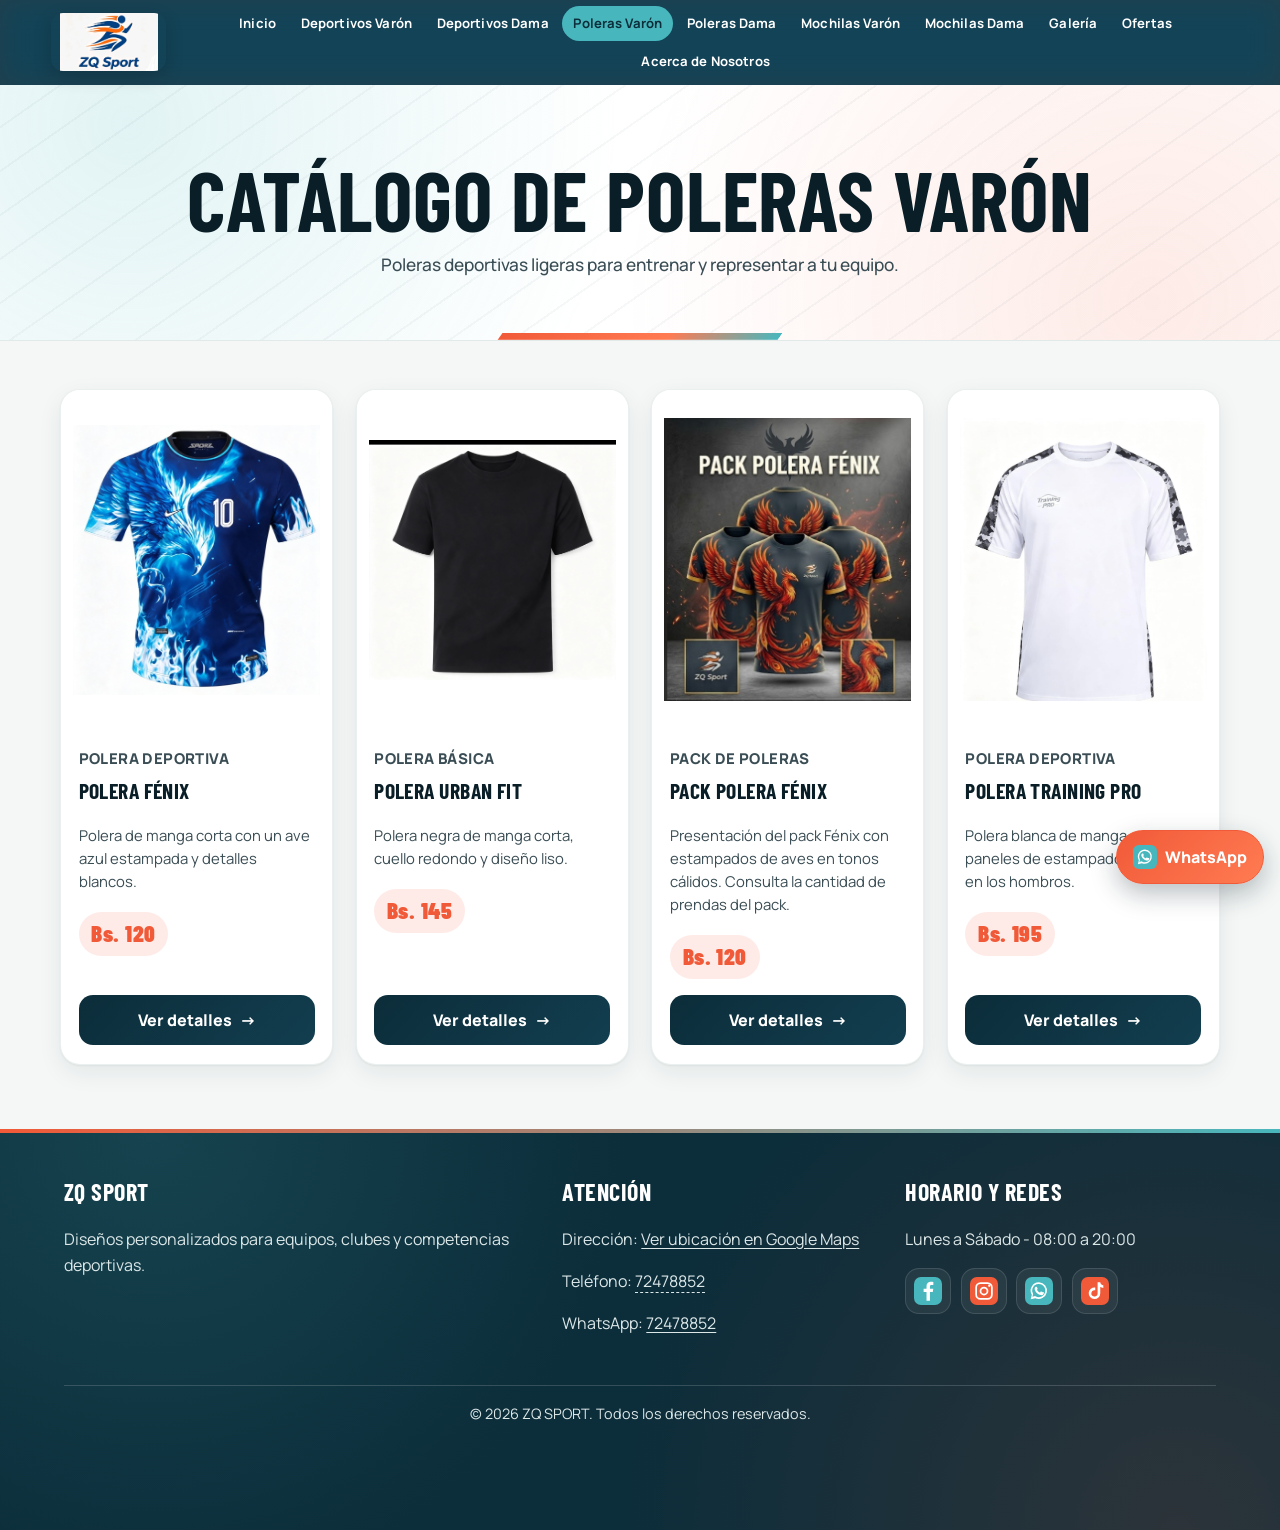
<file: poleras-varon.html>
<!DOCTYPE html>
<html lang="es">
  <!-- CABECERA DEL DOCUMENTO: aqui van datos que el navegador lee antes de mostrar la pagina. -->
<head>
  <meta charset="UTF-8">
  <meta name="viewport" content="width=device-width, initial-scale=1.0">
  <meta name="description" content="Catalogo de Poleras Var&oacute;n de ZQ SPORT">
  <title>Poleras Var&oacute;n | ZQ SPORT</title>
    <!-- ESTILOS DE ESTA PAGINA: cambia aqui colores, tamanos y espacios. -->
    <style>
      /* Aqui se guardan los colores principales para cambiarlos facilmente. */
      :root {
        --primary: #F15A38;
        --secondary: #48B7BD;
        --brand-deep: #0C2D3A;
        --bg-main: #F4F7F6;
        --surface: #FFFFFF;
        --text-title: #091E26;
        --text-body: #3A4D54;
        --border: #E2EAE9;
        --white: #FFFFFF;
      }

      /* Evita que los espacios y bordes agranden los elementos. */
      /* Aplica una forma mas facil de calcular tamanos en todos los elementos. */
      * {
        box-sizing: border-box;
      }

      /* Cambia el aspecto general de toda la pagina. */
      body {
        /* Deja espacio para que los botones flotantes no tapen el final de la pagina. */
        padding-bottom: 5.5rem;
        margin: 0;
        background: var(--bg-main);
        color: var(--text-body);
        font-family: "Segoe UI", Arial, sans-serif;
      }

      /* Evita que las imagenes se salgan de su caja. */
      img {
        display: block;
        max-width: 100%;
      }

      /* HEADER COMPACTO: junta logo y menu en la misma franja para evitar espacios vacios. */
      header {
        display: flex;
        align-items: center;
        flex-wrap: wrap;
        background: var(--brand-deep);
      }

      /* Esta franja oscura sostiene el logo en la esquina izquierda. */
      .topbar {
        display: flex;
        align-items: center;
        justify-content: flex-start;
        background: transparent;
        padding: .35rem 0 .35rem max(1rem, 4vw);
        flex: 0 0 auto;
      }

      .logo {
        width: clamp(86px, 9vw, 118px);
        height: auto;
        max-height: 58px;
        object-fit: contain;
      }

      /* Este menu grande se ve en computadora y tablet amplia. */
      .page-nav {
        display: flex;
        justify-content: center;
        align-items: center;
        flex: 1 1 auto;
        flex-wrap: wrap;
        gap: .3rem;
        background: transparent;
        padding: .35rem max(1rem, 4vw) .35rem 1rem;
      }

      .page-nav a {
        color: var(--white);
        padding: .45rem .6rem;
        border-bottom: 2px solid transparent;
        text-decoration: none;
        font-size: .84rem;
        font-weight: 700;
        transition: all .2s ease-in-out;
      }

      /* El enlace activo muestra en que pagina se encuentra el visitante. */
      .page-nav a:hover,
      .page-nav a:focus-visible,
      .page-nav a.active {
        color: var(--secondary);
        border-color: var(--secondary);
      }

      /* Este menu aparece solo en celular y se abre tocando "Menu". */
      .mobile-menu {
        display: none;
        flex: 1 1 auto;
        background: transparent;
        padding: .35rem max(1rem, 4vw) .35rem 1rem;
      }

      /* Este boton es la hamburguesa del celular. */
      .mobile-menu summary {
        display: flex;
        align-items: center;
        justify-content: center;
        gap: .65rem;
        color: var(--white);
        background: var(--primary);
        border: 1px solid rgba(255, 255, 255, .18);
        border-radius: 6px;
        padding: .8rem 1rem;
        font-weight: 900;
        text-transform: uppercase;
        cursor: pointer;
        list-style: none;
      }

      /* Quita el triangulo automatico para que solo se vea la hamburguesa. */
      .mobile-menu summary::-webkit-details-marker {
        display: none;
      }

      /* Dibuja las tres rayas del boton sin usar imagenes ni iconos externos. */
      .hamburger-icon,
      .hamburger-icon::before,
      .hamburger-icon::after {
        display: block;
        width: 22px;
        height: 3px;
        background: var(--white);
        border-radius: 2px;
        content: "";
      }

      /* Suaviza el cambio de las rayas cuando abres o cierras el menu. */
      .hamburger-icon,
      .hamburger-icon::before,
      .hamburger-icon::after {
        transition: transform .2s ease-in-out, background-color .2s ease-in-out;
      }

      /* Mueve la raya superior hacia arriba. */
      .hamburger-icon::before {
        transform: translateY(-7px);
      }

      /* Mueve la raya inferior hacia abajo. */
      .hamburger-icon::after {
        transform: translateY(4px);
      }

      /* Ordena las opciones que se muestran al abrir el menu movil. */
      .mobile-links {
        display: grid;
        gap: .45rem;
        padding-top: .75rem;
      }

      /* Hace que cada opcion sea grande y facil de tocar con el dedo. */
      .mobile-links a {
        color: var(--white);
        background: rgba(12, 45, 58, .95);
        border: 1px solid rgba(255, 255, 255, .16);
        border-radius: 4px;
        padding: .75rem;
        text-align: center;
        text-decoration: none;
        font-weight: 800;
      }

      /* Marca la pagina actual y tambien da respuesta al pasar el cursor. */
      .mobile-links a.active,
      .mobile-links a:hover,
      .mobile-links a:focus-visible {
        color: var(--brand-deep);
        background: var(--secondary);
      }

      /* Centra el titulo y el texto de presentacion. */
      .page-header {
        flex-basis: 100%;
        position: relative;
        overflow: hidden;
        background: var(--surface);
        border-bottom: 1px solid var(--border);
        padding: 3.5rem max(1.25rem, 6vw) 3rem;
        text-align: center;
      }

      .page-header::after {
        content: "";
        position: absolute;
        left: 35%;
        bottom: 0;
        width: 30%;
        height: 7px;
        background: var(--primary);
        transform: skewX(-35deg);
      }

      h1,
      h2,
      h3 {
        font-family: "Arial Narrow", "Impact", "Segoe UI", sans-serif;
        text-transform: uppercase;
        letter-spacing: 1px;
      }

      .page-header h1 {
        margin: 0;
        color: var(--text-title);
        font-size: clamp(2.4rem, 6vw, 5rem);
        line-height: .95;
      }

      .page-header p {
        margin: 1rem auto 0;
        max-width: 760px;
        font-size: 1.08rem;
      }

      /* Deja un espacio comodo alrededor del catalogo. */
      .catalog {
        max-width: 1200px;
        margin: auto;
        padding: 2.5rem 1.25rem 4rem;
      }

      /* Ordena los productos en cuatro columnas. */
      /* Rejilla de productos: aqui se decide cuantas columnas se ven. */
      .products-grid {
        display: grid;
        grid-template-columns: repeat(4, minmax(0, 1fr));
        gap: 1rem;
      }

      /* Cambia el aspecto de cada producto del catalogo. */
      /* Tarjeta de producto: agrupa imagen, nombre, precio y boton. */
      .product-card {
        display: flex;
        flex-direction: column;
        background: var(--surface);
        border: 1px solid var(--border);
        border-radius: 6px;
        overflow: hidden;
        box-shadow: 0 8px 25px rgba(9, 30, 38, .06);
        transition: transform .2s ease-in-out, box-shadow .2s ease-in-out, border-color .2s ease-in-out;
      }

      /* Muestra el producto entero; el espacio blanco mantiene parejas las tarjetas. */
      .product-card > img {
        width: 100%;
        aspect-ratio: 4 / 5;
        object-fit: contain;
        padding: .75rem;
        background: var(--surface);
      }

      .card-body {
        display: flex;
        flex: 1;
        flex-direction: column;
        padding: 1rem;
      }

      /* Esta linea distingue una prenda deportiva, casual o de trabajo. */
      .product-kind {
        margin: 0 0 .55rem;
        color: var(--text-body);
        font-size: .8rem;
        font-weight: 800;
        text-transform: uppercase;
        letter-spacing: .4px;
      }

      .card-body h2 {
        margin: 0 0 .5rem;
        color: var(--text-title);
        font-size: 1.2rem;
      }

      .card-body p {
        line-height: 1.55;
      }

      .price {
        color: var(--primary);
        font-size: 1.35rem;
        font-weight: 900;
      }

      /* Este boton abre la vista grande del producto. */
      .btn-detail {
        display: block;
        margin-top: auto;
        background: var(--brand-deep);
        color: var(--white);
        padding: .8rem 1rem;
        border-radius: 6px;
        text-align: center;
        text-decoration: none;
        font-weight: 800;
        transition: all .2s ease-in-out;
      }

      .btn-detail:hover,
      .btn-detail:focus-visible {
        background: var(--secondary);
      }

      /* La vista grande permanece oculta hasta que se toca Ver detalles. */
      .product-modal {
        display: none;
        position: fixed;
        inset: 0;
        z-index: 100;
        overflow-y: auto;
        padding: 1rem;
        background: rgba(9, 30, 38, .94);
      }

      /* La ruta con el nombre del detalle muestra la vista completa. */
      .product-modal:target {
        display: grid;
        justify-items: center;
        align-items: start;
      }

      /* Caja grande del detalle del producto. */
      .modal-card {
        min-width: 0;
        width: min(1100px, 100%);
        min-height: calc(100vh - 2rem);
        background: var(--surface);
        border: 2px solid var(--secondary);
        border-radius: 6px;
        padding: clamp(1rem, 3vw, 2.25rem);
      }

      /* Este enlace cierra el producto y regresa a su tarjeta. */
      .modal-close {
        padding: .75rem;
        border-radius: 6px;
        display: block;
        width: max-content;
        margin-left: auto;
        color: var(--brand-deep);
        text-decoration: none;
        font-weight: 900;
      }

      .modal-content {
        display: grid;
        grid-template-columns: 1.15fr 1fr;
        align-items: center;
        gap: clamp(1.25rem, 4vw, 3rem);
        margin-top: 1rem;
      }

      .modal-content img {
        width: 100%;
        max-height: 62vh;
        object-fit: contain;
        border-radius: 6px;
      }

      .modal-info h2 {
        margin-top: 0;
        color: var(--text-title);
        font-size: clamp(2rem, 4vw, 3.6rem);
      }

      .modal-info p {
        line-height: 1.65;
      }

      /* Da color al boton de reserva por WhatsApp. */
      .btn-whatsapp {
        display: inline-block;
        margin-top: .75rem;
        background: var(--primary);
        color: var(--white);
        padding: .9rem 1.1rem;
        border-radius: 6px;
        text-decoration: none;
        font-weight: 800;
        transition: all .2s ease-in-out;
      }

      .btn-whatsapp:hover,
      .btn-whatsapp:focus-visible {
        background: var(--secondary);
        transform: scale(1.02);
      }

      /* Acomoda los botones anterior y siguiente debajo del detalle. */
      .modal-navigation {
        display: flex;
        justify-content: space-between;
        gap: 1rem;
        margin-top: 1.5rem;
        padding-top: 1rem;
        border-top: 1px solid var(--border);
      }

      .modal-navigation a {
        display: grid;
        place-items: center;
        width: 52px;
        height: 46px;
        background: var(--brand-deep);
        color: var(--white);
        border-radius: 6px;
        text-decoration: none;
        font-size: 1.6rem;
        font-weight: 900;
        transition: background .2s ease-in-out;
      }

      .modal-navigation a:hover,
      .modal-navigation a:focus-visible {
        background: var(--secondary);
      }

      /* Cambia el pie que aparece al final de la pagina. */
      .site-footer {
        background: var(--brand-deep);
        color: var(--white);
        padding: 3rem max(1.25rem, 5vw) 1.25rem;
        border-top: 4px solid var(--primary);
      }

      /* Ordena el footer en columnas cuando hay espacio suficiente. */
      .footer-grid {
        display: grid;
        grid-template-columns: 1.5fr 1fr 1fr;
        gap: 2rem;
        max-width: 1200px;
        margin: auto;
      }

      .site-footer h2 {
        margin-top: 0;
      }

      .site-footer p {
        color: #DCE7E8;
        line-height: 1.65;
      }

      .social {
        display: flex;
        gap: .55rem;
      }

      .social img {
        width: 36px;
        height: 36px;
      }

      .copy {
        max-width: 1200px;
        margin: 2rem auto 0;
        padding-top: 1rem;
        border-top: 1px solid rgba(255, 255, 255, .16);
        text-align: center;
        font-size: .9rem;
      }

      /* En tablet se muestran dos productos por fila. */
      @media (max-width: 1000px) {
        .products-grid {
          grid-template-columns: repeat(2, 1fr);
        }
      }

      /* En celular todo se acomoda en una sola columna. */
      @media (max-width: 700px) {
        /* En celular se oculta el menu largo para usar el boton hamburguesa. */
        .page-nav {
          display: none;
        }

        /* En celular se muestra el menu hamburguesa. */
        .mobile-menu {
          display: block;
        }

        .products-grid,
        .footer-grid,
        .modal-content {
          grid-template-columns: 1fr;
        }

        .modal-card {
          min-height: calc(100vh - 1rem);
        }

        .modal-content img {
          max-height: 36vh;
        }
      }

      /* Quita movimientos si el visitante los desactiva en su equipo. */
      @media (prefers-reduced-motion: reduce) {
        html {
          scroll-behavior: auto;
        }

        *,
        *::before,
        *::after {
          transition: none !important;
        }
      }

      /* MOVIMIENTO SUAVE: cambia la distancia en translateY si quieres mas o menos movimiento. */
      @keyframes entrada-suave {
        from {
          opacity: 0;
          transform: translateY(14px);
        }
        to {
          opacity: 1;
          transform: translateY(0);
        }
      }

      /* Al entrar a la pagina, el titulo aparece suavemente una sola vez. */
      .page-header h1 {
        animation: entrada-suave .45s ease-out both;
      }

      /* Los enlaces que apuntan a una seccion se desplazan suavemente. */
      html {
        scroll-behavior: smooth;
      }

      /* Muestra claramente donde estas al recorrer la pagina con la tecla Tab. */
      a:focus-visible,
      summary:focus-visible {
        outline: 3px solid var(--secondary);
        outline-offset: 4px;
      }

      /* Da respuesta inmediata al pasar por las opciones del menu. */
      .mobile-links a,
      .mobile-menu > summary,
      .page-nav a,
      .social a {
        transition: background-color .2s ease-in-out, color .2s ease-in-out, transform .2s ease-in-out;
      }

      /* La cruz indica que puedes tocar de nuevo para cerrar el menu. */
      .mobile-menu[open] > summary .hamburger-icon {
        background: transparent;
      }

      .mobile-menu[open] > summary .hamburger-icon::before {
        transform: rotate(45deg);
      }

      .mobile-menu[open] > summary .hamburger-icon::after {
        transform: translateY(-3px) rotate(-45deg);
      }

      /* Las opciones aparecen suavemente al abrir el menu. */
      .mobile-menu[open] .mobile-links {
        animation: entrada-suave .2s ease-out;
      }

      /* Resalta la tarjeta al pasar el cursor o al seleccionar su boton con Tab. */
      .product-card:hover,
      .product-card:focus-within {
        border-color: var(--secondary);
        transform: translateY(-4px) scale(1.02);
        box-shadow: 0 14px 32px rgba(9, 30, 38, .12);
      }

      /* Al abrir el detalle, la tarjeta grande entra sin un salto brusco. */
      .product-modal:target .modal-card {
        animation: entrada-suave .25s ease-out;
      }

      /* Evita mover la pagina de fondo mientras estas viendo un producto. */
      body:has(.product-modal:target) {
        overflow: hidden;
      }

      /* Mantiene el fondo fuera del recorrido con Tab mientras el detalle esta abierto. */
      body:has(.product-modal:target) > header,
      body:has(.product-modal:target) .products-grid,
      body:has(.product-modal:target) > footer,
      body:has(.product-modal:target) > .quick-actions {
        visibility: hidden;
      }

      .modal-close:hover,
      .modal-navigation a:focus-visible {
        background: var(--secondary);
      }

      /* Estos dos botones siguen visibles al bajar por la pagina. */
      .quick-actions {
        position: fixed;
        right: max(1rem, env(safe-area-inset-right));
        bottom: max(1rem, env(safe-area-inset-bottom));
        z-index: 30;
        display: flex;
        align-items: center;
        gap: .5rem;
      }

      .quick-actions a {
        display: inline-flex;
        align-items: center;
        justify-content: center;
        gap: .5rem;
        min-height: 48px;
        padding: .75rem 1rem;
        color: var(--white);
        background: var(--brand-deep);
        border: 1px solid var(--secondary);
        border-radius: 6px;
        text-decoration: none;
        font-weight: 800;
        box-shadow: 0 6px 20px rgba(9, 30, 38, .2);
        transition: transform .2s ease-in-out, background-color .2s ease-in-out;
      }

      /* El boton de WhatsApp conserva el naranja principal de la tienda. */
      .quick-actions .quick-whatsapp {
        background: var(--primary);
        border-color: var(--primary);
      }

      .quick-actions img {
        width: 24px;
        height: 24px;
      }

      .quick-actions a:hover {
        background: var(--secondary);
        transform: translateY(-3px);
      }

      /* Los botones responden con un pequeno movimiento al tocarlos. */
      .btn-detail:active,
      .btn-whatsapp:active,
      .quick-actions a:active {
        transform: scale(.98);
      }

      /* Las redes y los datos del pie se pueden seleccionar sin perder su color. */
      footer a {
        color: inherit;
        text-underline-offset: 3px;
      }

      footer a:hover {
        color: var(--secondary);
      }

      /* Evita que un titulo largo o una tarjeta empujen la pantalla del celular. */
      .page-header,
      .card-body,
      .modal-info {
        min-width: 0;
        overflow-wrap: anywhere;
      }

      /* Acomoda el menu en una fila completa cuando se abre en celular. */
      @media (max-width: 700px) {
        .mobile-menu {
          flex: 1 1 calc(100% - 120px);
          min-width: 0;
        }

        .mobile-menu[open] {
          flex-basis: 100%;
        }

        .page-header h1 {
          font-size: clamp(2rem, 9vw, 3.5rem);
        }
      }

      /* Si el visitante prefiere menos movimiento, la pagina respeta su eleccion. */
      @media (prefers-reduced-motion: reduce) {
        html {
          scroll-behavior: auto;
        }

        *,
        *::before,
        *::after {
          animation: none !important;
          transition: none !important;
        }

        .product-card:hover,
        .product-card:focus-within {
          transform: none;
        }
      }
    </style>
    <!-- ESTILO DINAMICO: fuentes, animaciones e interacciones compartidas por todas las paginas. -->
    <meta name="theme-color" content="#0C2D3A">
    <link rel="preconnect" href="https://fonts.googleapis.com">
    <link rel="preconnect" href="https://fonts.gstatic.com" crossorigin>
    <link rel="stylesheet" href="https://fonts.googleapis.com/css2?family=Barlow+Condensed:wght@600;700;800&family=Manrope:wght@400;500;600;700;800&display=swap">
    <link rel="stylesheet" href="assets/css/dinamico.css">
    <!-- Marca que JavaScript esta activo; si no lo esta, la pagina sigue funcionando igual. -->
    <script>document.documentElement.classList.add('zq-js');</script>
    <script src="assets/js/dinamico.js" defer></script>

  </head>
<!-- CUERPO DE LA PAGINA: desde aqui empieza lo que el visitante ve en pantalla. -->
<body id="inicio">
  <!-- ENCABEZADO GENERAL: muestra el logo, menu y titulo. -->
  <header>
    <div class="topbar">
      <a href="index.html"><img class="logo" src="assets/img/logo-tienda.png" alt="ZQ SPORT"></a>
    </div>
    <!-- MENU PRINCIPAL: active marca la pagina abierta. -->
    <nav class="page-nav" aria-label="Navegacion principal">
      <a href="index.html">Inicio</a>
      <a href="deportivos-varon.html">Deportivos Var&oacute;n</a>
      <a href="deportivos-dama.html">Deportivos Dama</a>
      <a class="active" aria-current="page" href="poleras-varon.html">Poleras Var&oacute;n</a>
      <a href="poleras-dama.html">Poleras Dama</a>
      <a href="mochilas-varon.html">Mochilas Var&oacute;n</a>
      <a href="mochilas-dama.html">Mochilas Dama</a>
      <a href="galeria.html">Galer&iacute;a</a>
      <a href="ofertas.html">Ofertas</a>
      <a href="nosotros.html">Acerca de Nosotros</a>
    </nav>
      <!-- MENU HAMBURGUESA: en celular se toca este boton para abrir las opciones. -->
      <details class="mobile-menu">
        <summary>
          <span class="hamburger-icon" aria-hidden="true"></span>
          Menu
        </summary>
        <!-- Estas son las mismas rutas del menu grande, preparadas para pantalla pequena. -->
        <div class="mobile-links">
        <a href="index.html">Inicio</a>
        <a href="deportivos-varon.html">Deportivos Var&oacute;n</a>
        <a href="deportivos-dama.html">Deportivos Dama</a>
        <a class="active" aria-current="page" href="poleras-varon.html">Poleras Var&oacute;n</a>
        <a href="poleras-dama.html">Poleras Dama</a>
        <a href="mochilas-varon.html">Mochilas Var&oacute;n</a>
        <a href="mochilas-dama.html">Mochilas Dama</a>
        <a href="galeria.html">Galer&iacute;a</a>
        <a href="ofertas.html">Ofertas</a>
        <a href="nosotros.html">Acerca de Nosotros</a>
        </div>
      </details>

  </header>

  <!-- TITULO DE LA PAGINA: queda fuera del encabezado para que el menu se mantenga visible al bajar. -->
  <div class="page-header">
      <h1>Cat&aacute;logo de Poleras Var&oacute;n</h1>
      <p>Poleras deportivas ligeras para entrenar y representar a tu equipo.</p>
    </div>

  <!-- CATALOGO DE PRODUCTOS: cada tarjeta corresponde a una imagen de la tienda. -->
  <!-- ZONA DEL CATALOGO: aqui se muestran las tarjetas de productos. -->
  <main class="catalog">
    <!-- Cada tarjeta abre su propio detalle sin usar JavaScript. -->
    <section class="products-grid" aria-label="Productos de poleras varon">
      <!-- TARJETA 1: muestra la imagen, el nombre y el precio de Polera Fénix. -->
      <article id="producto-1" class="product-card">
        <!-- La misma imagen se muestra tambien al abrir el detalle. -->
        <img
          src="assets/img/polera-fenix-varon.jpeg"
          alt="Polera Fénix: Polera de manga corta con un ave azul estampada y detalles blancos."
          loading="lazy"
          decoding="async">
        <div class="card-body">
          <p class="product-kind">Polera deportiva</p>
          <h2>Polera Fénix</h2>
          <p>Polera de manga corta con un ave azul estampada y detalles blancos.</p>
          <p class="price">Bs. 120</p>
          <!-- El numero del enlace debe coincidir con el detalle de esta tarjeta. -->
          <a class="btn-detail" href="#detalle-1">Ver detalles</a>
        </div>
      </article>

      <!-- TARJETA 2: muestra la imagen, el nombre y el precio de Polera Urban Fit. -->
      <article id="producto-2" class="product-card">
        <!-- La misma imagen se muestra tambien al abrir el detalle. -->
        <img
          src="assets/img/polera-urban-fit-varon.jpeg"
          alt="Polera Urban Fit: Polera negra de manga corta, cuello redondo y diseño liso."
          loading="lazy"
          decoding="async">
        <div class="card-body">
          <p class="product-kind">Polera básica</p>
          <h2>Polera Urban Fit</h2>
          <p>Polera negra de manga corta, cuello redondo y diseño liso.</p>
          <p class="price">Bs. 145</p>
          <!-- El numero del enlace debe coincidir con el detalle de esta tarjeta. -->
          <a class="btn-detail" href="#detalle-2">Ver detalles</a>
        </div>
      </article>

      <!-- TARJETA 3: muestra la imagen, el nombre y el precio de Pack Polera Fénix. -->
      <article id="producto-3" class="product-card">
        <!-- La misma imagen se muestra tambien al abrir el detalle. -->
        <img
          src="assets/img/Pack-polera-fenix.jpeg"
          alt="Pack Polera Fénix: Presentación del pack Fénix con estampados de aves en tonos cálidos. Consulta la cantidad de prendas del pack."
          loading="lazy"
          decoding="async">
        <div class="card-body">
          <p class="product-kind">Pack de poleras</p>
          <h2>Pack Polera Fénix</h2>
          <p>Presentación del pack Fénix con estampados de aves en tonos cálidos. Consulta la cantidad de prendas del pack.</p>
          <p class="price">Bs. 120</p>
          <!-- El numero del enlace debe coincidir con el detalle de esta tarjeta. -->
          <a class="btn-detail" href="#detalle-3">Ver detalles</a>
        </div>
      </article>

      <!-- TARJETA 4: muestra la imagen, el nombre y el precio de Polera Training Pro. -->
      <article id="producto-4" class="product-card">
        <!-- La misma imagen se muestra tambien al abrir el detalle. -->
        <img
          src="assets/img/polera-training-pro.jpeg"
          alt="Polera Training Pro: Polera blanca de manga corta con paneles de estampado camuflado en los hombros."
          loading="lazy"
          decoding="async">
        <div class="card-body">
          <p class="product-kind">Polera deportiva</p>
          <h2>Polera Training Pro</h2>
          <p>Polera blanca de manga corta con paneles de estampado camuflado en los hombros.</p>
          <p class="price">Bs. 195</p>
          <!-- El numero del enlace debe coincidir con el detalle de esta tarjeta. -->
          <a class="btn-detail" href="#detalle-4">Ver detalles</a>
        </div>
      </article>
    </section>

    <!-- DETALLE 1: se muestra al tocar Ver detalles en Polera Fénix. -->
    <section id="detalle-1" class="product-modal" aria-labelledby="titulo-detalle-1">
      <article class="modal-card">
        <!-- Cerrar lleva de nuevo a la tarjeta de este producto. -->
        <a class="modal-close" href="#producto-1" aria-label="Cerrar detalle de Polera Fénix">&times; Cerrar</a>
        <div class="modal-content">
          <!-- Esta imagen conserva la vista completa del producto. -->
          <img
            src="assets/img/polera-fenix-varon.jpeg"
            alt="Polera Fénix en vista completa"
            loading="lazy"
            decoding="async">
          <div class="modal-info">
            <p class="product-kind">Polera deportiva</p>
            <h2 id="titulo-detalle-1">Polera Fénix</h2>
            <p>Polera de manga corta con un ave azul estampada y detalles blancos.</p>
            <p><strong>Disponibilidad:</strong> Consulta las tallas por WhatsApp.</p>
            <p><strong>Colores de la imagen:</strong> Azul y blanco</p>
            <p class="price">Bs. 120</p>
            <!-- El mensaje incluye el nombre correcto. Completa tus datos antes de enviarlo. -->
            <a class="btn-whatsapp" href="https://wa.me/59172478852?text=Hola%2C%20quiero%20reservar%20el%20producto%3A%20Polera%20F%C3%A9nix.%20Talla%3A%20__.%20Color%3A%20__.%20Cantidad%3A%20__.">Comprar / Reservar por WhatsApp</a>
          </div>
        </div>
        <!-- Estas flechas recorren todos los productos de la categoria, incluidos los nuevos. -->
        <nav class="modal-navigation" aria-label="Cambiar de producto">
          <a href="#detalle-4" aria-label="Producto anterior">&lt;</a>
          <a href="#detalle-2" aria-label="Producto siguiente">&gt;</a>
        </nav>
      </article>
    </section>

    <!-- DETALLE 2: se muestra al tocar Ver detalles en Polera Urban Fit. -->
    <section id="detalle-2" class="product-modal" aria-labelledby="titulo-detalle-2">
      <article class="modal-card">
        <!-- Cerrar lleva de nuevo a la tarjeta de este producto. -->
        <a class="modal-close" href="#producto-2" aria-label="Cerrar detalle de Polera Urban Fit">&times; Cerrar</a>
        <div class="modal-content">
          <!-- Esta imagen conserva la vista completa del producto. -->
          <img
            src="assets/img/polera-urban-fit-varon.jpeg"
            alt="Polera Urban Fit en vista completa"
            loading="lazy"
            decoding="async">
          <div class="modal-info">
            <p class="product-kind">Polera básica</p>
            <h2 id="titulo-detalle-2">Polera Urban Fit</h2>
            <p>Polera negra de manga corta, cuello redondo y diseño liso.</p>
            <p><strong>Disponibilidad:</strong> Consulta las tallas por WhatsApp.</p>
            <p><strong>Colores de la imagen:</strong> Negro</p>
            <p class="price">Bs. 145</p>
            <!-- El mensaje incluye el nombre correcto. Completa tus datos antes de enviarlo. -->
            <a class="btn-whatsapp" href="https://wa.me/59172478852?text=Hola%2C%20quiero%20reservar%20el%20producto%3A%20Polera%20Urban%20Fit.%20Talla%3A%20__.%20Color%3A%20__.%20Cantidad%3A%20__.">Comprar / Reservar por WhatsApp</a>
          </div>
        </div>
        <!-- Estas flechas recorren todos los productos de la categoria, incluidos los nuevos. -->
        <nav class="modal-navigation" aria-label="Cambiar de producto">
          <a href="#detalle-1" aria-label="Producto anterior">&lt;</a>
          <a href="#detalle-3" aria-label="Producto siguiente">&gt;</a>
        </nav>
      </article>
    </section>

    <!-- DETALLE 3: se muestra al tocar Ver detalles en Pack Polera Fénix. -->
    <section id="detalle-3" class="product-modal" aria-labelledby="titulo-detalle-3">
      <article class="modal-card">
        <!-- Cerrar lleva de nuevo a la tarjeta de este producto. -->
        <a class="modal-close" href="#producto-3" aria-label="Cerrar detalle de Pack Polera Fénix">&times; Cerrar</a>
        <div class="modal-content">
          <!-- Esta imagen conserva la vista completa del producto. -->
          <img
            src="assets/img/Pack-polera-fenix.jpeg"
            alt="Pack Polera Fénix en vista completa"
            loading="lazy"
            decoding="async">
          <div class="modal-info">
            <p class="product-kind">Pack de poleras</p>
            <h2 id="titulo-detalle-3">Pack Polera Fénix</h2>
            <p>Presentación del pack Fénix con estampados de aves en tonos cálidos. Consulta la cantidad de prendas del pack.</p>
            <p><strong>Disponibilidad:</strong> Consulta las tallas por WhatsApp.</p>
            <p><strong>Colores de la imagen:</strong> Negro, naranja y amarillo</p>
            <p class="price">Bs. 120</p>
            <!-- El mensaje incluye el nombre correcto. Completa tus datos antes de enviarlo. -->
            <a class="btn-whatsapp" href="https://wa.me/59172478852?text=Hola%2C%20quiero%20reservar%20el%20producto%3A%20Pack%20Polera%20F%C3%A9nix.%20Talla%3A%20__.%20Color%3A%20__.%20Cantidad%3A%20__.">Comprar / Reservar por WhatsApp</a>
          </div>
        </div>
        <!-- Estas flechas recorren todos los productos de la categoria, incluidos los nuevos. -->
        <nav class="modal-navigation" aria-label="Cambiar de producto">
          <a href="#detalle-2" aria-label="Producto anterior">&lt;</a>
          <a href="#detalle-4" aria-label="Producto siguiente">&gt;</a>
        </nav>
      </article>
    </section>

    <!-- DETALLE 4: se muestra al tocar Ver detalles en Polera Training Pro. -->
    <section id="detalle-4" class="product-modal" aria-labelledby="titulo-detalle-4">
      <article class="modal-card">
        <!-- Cerrar lleva de nuevo a la tarjeta de este producto. -->
        <a class="modal-close" href="#producto-4" aria-label="Cerrar detalle de Polera Training Pro">&times; Cerrar</a>
        <div class="modal-content">
          <!-- Esta imagen conserva la vista completa del producto. -->
          <img
            src="assets/img/polera-training-pro.jpeg"
            alt="Polera Training Pro en vista completa"
            loading="lazy"
            decoding="async">
          <div class="modal-info">
            <p class="product-kind">Polera deportiva</p>
            <h2 id="titulo-detalle-4">Polera Training Pro</h2>
            <p>Polera blanca de manga corta con paneles de estampado camuflado en los hombros.</p>
            <p><strong>Disponibilidad:</strong> Consulta las tallas por WhatsApp.</p>
            <p><strong>Colores de la imagen:</strong> Blanco, gris y negro</p>
            <p class="price">Bs. 195</p>
            <!-- El mensaje incluye el nombre correcto. Completa tus datos antes de enviarlo. -->
            <a class="btn-whatsapp" href="https://wa.me/59172478852?text=Hola%2C%20quiero%20reservar%20el%20producto%3A%20Polera%20Training%20Pro.%20Talla%3A%20__.%20Color%3A%20__.%20Cantidad%3A%20__.">Comprar / Reservar por WhatsApp</a>
          </div>
        </div>
        <!-- Estas flechas recorren todos los productos de la categoria, incluidos los nuevos. -->
        <nav class="modal-navigation" aria-label="Cambiar de producto">
          <a href="#detalle-3" aria-label="Producto anterior">&lt;</a>
          <a href="#detalle-1" aria-label="Producto siguiente">&gt;</a>
        </nav>
      </article>
    </section>
  </main>

    <!-- FOOTER GENERAL: repite la informacion basica al final. -->
    <!-- PIE DE PAGINA: muestra datos de la tienda, redes y derechos reservados. -->
    <footer class="site-footer">
      <div class="footer-grid">
        <section>
          <h2>ZQ SPORT</h2>
          <p>Dise&ntilde;os personalizados para equipos, clubes y competencias deportivas.</p>
        </section>
        <section>
          <h2>Atenci&oacute;n</h2>
          <!-- REEMPLAZAR POR DATOS REALES DE LA TIENDA. -->
          <p>Direcci&oacute;n: <a href="https://www.google.com/maps/search/?api=1&amp;query=-17.970611%2C-67.069306" target="_blank" rel="noopener noreferrer">Ver ubicación en Google Maps</a></p>
          <p>Tel&eacute;fono: <a href="tel:+59172478852">72478852</a></p>
          <p>WhatsApp: <a href="https://wa.me/59172478852?text=Hola%2C%20quiero%20informaci%C3%B3n%20sobre%20los%20productos%20de%20ZQ%20SPORT.">72478852</a></p>
        </section>
        <section>
          <h2>Horario y redes</h2>
          <p>Lunes a S&aacute;bado - 08:00 a 20:00</p>
          <div class="social">
            <a href="#" aria-label="Facebook"><img src="assets/icons/facebook.svg" alt=""></a>
            <a href="#" aria-label="Instagram"><img src="assets/icons/instagram.svg" alt=""></a>
            <a href="https://wa.me/59172478852?text=Hola%2C%20quiero%20informaci%C3%B3n%20sobre%20los%20productos%20de%20ZQ%20SPORT." aria-label="Escribir a ZQ SPORT por WhatsApp"><img src="assets/icons/whatsapp.svg" alt=""></a>
            <a href="#" aria-label="TikTok"><img src="assets/icons/tiktok.svg" alt=""></a>
          </div>
        </section>
      </div>
      <p class="copy">&copy; 2026 ZQ SPORT. Todos los derechos reservados.</p>
    </footer>

    <!-- ACCESOS RAPIDOS: cambia el numero del enlace si cambia el WhatsApp de la tienda. -->
    <nav class="quick-actions" aria-label="Accesos rápidos">
      <a href="#inicio" aria-label="Volver al inicio de la página" title="Volver arriba">&uarr;</a>
      <a class="quick-whatsapp" href="https://wa.me/59172478852?text=Hola%2C%20quiero%20informaci%C3%B3n%20sobre%20los%20productos%20de%20ZQ%20SPORT." aria-label="Consultar con ZQ SPORT por WhatsApp">
        <img src="assets/icons/whatsapp.svg" alt="">
        WhatsApp
      </a>
    </nav>
  </body>
</html>
</file>
<file: assets/css/dinamico.css>
/* =====================================================================
   ZQ SPORT - CAPA DINAMICA
   Este archivo se carga DESPUES del <style> de cada pagina.
   No cambia la estructura ni la paleta: solo agrega movimiento,
   fluidez y un aspecto mas fresco. Si lo quitas, la pagina vuelve
   a verse como antes.
   ===================================================================== */

/* Colores extra que salen de la misma paleta de la tienda. */
:root {
  --primary-soft: rgba(241, 90, 56, .12);
  --secondary-soft: rgba(72, 183, 189, .16);
  --deep-2: #123E4F;
  --deep-glass: rgba(12, 45, 58, .82);
  --ease: cubic-bezier(.22, 1, .36, 1);
  --ease-bounce: cubic-bezier(.34, 1.56, .64, 1);
  --radius: 20px;
  --radius-sm: 14px;
  --shadow-sm: 0 1px 2px rgba(9, 30, 38, .05), 0 8px 24px rgba(9, 30, 38, .07);
  --shadow-lg: 0 2px 6px rgba(9, 30, 38, .06), 0 24px 50px rgba(9, 30, 38, .16);
  --font-body: "Manrope", "Segoe UI", Arial, sans-serif;
  --font-display: "Barlow Condensed", "Arial Narrow", "Impact", "Segoe UI", sans-serif;
}

/* ---------- BASE ---------- */
html {
  -webkit-text-size-adjust: 100%;
}

/* Cuando hay barra superior fija, los saltos con # no quedan tapados. */
html:has(> body > header) {
  scroll-padding-top: 88px;
}

body {
  font-family: var(--font-body);
  -webkit-font-smoothing: antialiased;
  -webkit-tap-highlight-color: transparent;
  text-rendering: optimizeLegibility;
}

h1,
h2,
h3,
.hero-title,
.footer-title {
  font-family: var(--font-display);
  letter-spacing: .02em;
}

::selection {
  background: var(--primary);
  color: var(--white);
}

/* Bloquea el fondo mientras esta abierto el menu o una imagen grande. */
html.zq-lock,
html.zq-lock body {
  overflow: hidden;
}

/* Transicion suave entre paginas (navegadores compatibles). */
@view-transition {
  navigation: auto;
}

/* Barra de progreso de lectura en la parte superior. */
.zq-progress {
  position: fixed;
  top: 0;
  left: 0;
  right: 0;
  z-index: 400;
  height: 3px;
  background: linear-gradient(90deg, var(--primary), #FF8A5C, var(--secondary));
  transform-origin: 0 50%;
  transform: scaleX(var(--zq-p, 0));
  pointer-events: none;
}

/* ---------- APARICION AL HACER SCROLL ---------- */
/* La transicion tiene poca prioridad para que las tarjetas puedan sumar la suya. */
.zq-reveal {
  transition: opacity .7s ease var(--d, 0s), translate .8s var(--ease) var(--d, 0s);
}

.zq-js .zq-reveal:not(.is-visible) {
  opacity: 0;
  translate: 0 32px;
}

/* ---------- EFECTO ONDA AL TOCAR ---------- */
.btn,
.btn-detail,
.btn-whatsapp,
.menu-link,
.catalog-menu summary,
.hero-categories a,
.modal-navigation a,
.mobile-menu summary,
.mobile-home-menu summary,
.zq-sheet .mobile-links a,
.zq-chip,
.zq-filter {
  position: relative;
  overflow: hidden;
  isolation: isolate;
}

.zq-ripple {
  position: absolute;
  z-index: -1;
  width: var(--s);
  height: var(--s);
  left: var(--x);
  top: var(--y);
  margin: calc(var(--s) / -2) 0 0 calc(var(--s) / -2);
  border-radius: 50%;
  background: rgba(255, 255, 255, .38);
  transform: scale(0);
  animation: zq-ripple .65s ease-out forwards;
  pointer-events: none;
}

/* ---------- ENCABEZADO DE PAGINAS INTERNAS ---------- */
.zq-js body > header {
  position: sticky;
  top: 0;
  z-index: 50;
  flex-wrap: nowrap;
  background: rgba(12, 45, 58, .9);
  transition: top .4s var(--ease), box-shadow .4s ease, background-color .4s ease;
}

/* El vidrio esmerilado va en una capa aparte para no afectar al menu. */
.zq-js body > header::before {
  content: "";
  position: absolute;
  inset: 0;
  z-index: -1;
  -webkit-backdrop-filter: saturate(160%) blur(14px);
  backdrop-filter: saturate(160%) blur(14px);
}

/* Linea de color que aparece al bajar. */
.zq-js body > header::after {
  content: "";
  position: absolute;
  left: 0;
  right: 0;
  bottom: 0;
  height: 2px;
  background: linear-gradient(90deg, var(--primary), var(--secondary));
  opacity: 0;
  transition: opacity .4s ease;
}

.zq-scrolled body > header {
  background: rgba(12, 45, 58, .8);
  box-shadow: 0 12px 30px rgba(9, 30, 38, .22);
}

.zq-scrolled body > header::after {
  opacity: 1;
}

/* Al bajar se esconde y al subir vuelve a aparecer. */
.zq-header-hidden body > header {
  top: calc(-1 * var(--zq-header-h, 90px) - 6px);
}

.topbar,
.top {
  padding: .5rem 0 .5rem max(1rem, 4vw);
}

.topbar a,
.top a {
  display: block;
  border-radius: 12px;
}

.logo {
  border-radius: 12px;
  box-shadow: 0 6px 18px rgba(0, 0, 0, .18);
  transition: width .4s var(--ease), max-height .4s var(--ease), transform .4s var(--ease-bounce);
}

.topbar a:hover .logo,
.top a:hover .logo {
  transform: rotate(-3deg) scale(1.05);
}

.zq-scrolled .logo {
  width: clamp(76px, 7vw, 96px);
  max-height: 46px;
}

/* Menu de escritorio: pastillas con linea animada. */
.page-nav,
.nav {
  gap: .15rem;
}

.page-nav a,
.nav a {
  position: relative;
  border-bottom-width: 0;
  border-radius: 999px;
  padding: .55rem .7rem;
  font-size: .82rem;
  letter-spacing: .01em;
  transition: color .25s ease, background-color .25s ease;
}

.page-nav a::after,
.nav a::after {
  content: "";
  position: absolute;
  left: .8rem;
  right: .8rem;
  bottom: .3rem;
  height: 2px;
  border-radius: 2px;
  background: var(--secondary);
  transform: scaleX(0);
  transition: transform .35s var(--ease);
}

.page-nav a:hover,
.page-nav a:focus-visible,
.nav a:hover,
.nav a:focus-visible {
  color: var(--secondary);
  background: rgba(255, 255, 255, .06);
}

.page-nav a:hover::after,
.page-nav a:focus-visible::after,
.nav a:hover::after,
.nav a:focus-visible::after {
  transform: scaleX(1);
}

.page-nav a.active,
.nav a.active {
  color: var(--brand-deep);
  background: var(--secondary);
}

.page-nav a.active::after,
.nav a.active::after {
  display: none;
}

/* Boton hamburguesa con forma de pastilla. */
.mobile-menu summary,
.mobile-home-menu summary {
  gap: .6rem;
  border: 0;
  border-radius: 999px;
  padding: .75rem 1.15rem;
  font-size: .86rem;
  letter-spacing: .1em;
  background: linear-gradient(135deg, var(--primary), #FF7B52);
  box-shadow: 0 8px 22px rgba(241, 90, 56, .35);
  transition: transform .25s var(--ease-bounce), box-shadow .25s ease;
}

.mobile-menu summary:hover,
.mobile-home-menu summary:hover {
  transform: translateY(-2px);
  box-shadow: 0 12px 28px rgba(241, 90, 56, .45);
}

.mobile-menu summary:active,
.mobile-home-menu summary:active {
  transform: scale(.95);
}

/* La hamburguesa se vuelve una X cuando el panel esta abierto. */
summary.is-active .hamburger-icon {
  background: transparent;
}

summary.is-active .hamburger-icon::before {
  transform: rotate(45deg);
}

summary.is-active .hamburger-icon::after {
  transform: translateY(-3px) rotate(-45deg);
}

/* Con JavaScript, el boton queda compacto a la derecha de la barra. */
.zq-js .mobile-menu,
.zq-js .mobile-menu[open] {
  flex: 0 0 auto;
  margin-left: auto;
  padding: .5rem max(1rem, 4vw) .5rem .5rem;
}

/* En pantallas medianas el menu largo pasa al boton para no ocupar 3 filas. */
@media (max-width: 1240px) {
  .zq-js .page-nav,
  .zq-js .nav {
    display: none;
  }

  .zq-js .mobile-menu {
    display: block;
  }
}

/* ---------- PANEL DEL MENU (hoja inferior en celular, lateral en tablet) ---------- */
.zq-backdrop {
  position: fixed;
  inset: 0;
  z-index: 190;
  background: rgba(5, 20, 27, .55);
  -webkit-backdrop-filter: blur(4px);
  backdrop-filter: blur(4px);
  opacity: 0;
  visibility: hidden;
  transition: opacity .35s ease, visibility 0s linear .35s;
}

.zq-backdrop.is-open {
  opacity: 1;
  visibility: visible;
  transition: opacity .35s ease, visibility 0s;
}

.zq-sheet {
  position: fixed;
  left: 0;
  right: 0;
  bottom: 0;
  z-index: 200;
  display: flex;
  flex-direction: column;
  max-height: min(88dvh, 760px);
  color: var(--white);
  background:
    radial-gradient(circle at 100% 0%, rgba(241, 90, 56, .22), transparent 45%),
    radial-gradient(circle at 0% 100%, rgba(72, 183, 189, .2), transparent 50%),
    var(--brand-deep);
  border-radius: 28px 28px 0 0;
  box-shadow: 0 -24px 60px rgba(0, 0, 0, .35);
  transform: translateY(105%);
  visibility: hidden;
  transition: transform .5s var(--ease), visibility 0s linear .5s;
  touch-action: pan-y;
}

.zq-sheet.is-open {
  transform: translateY(0);
  visibility: visible;
  transition: transform .5s var(--ease), visibility 0s;
}

.zq-sheet.is-dragging {
  transition: none;
}

.zq-sheet-handle {
  width: 46px;
  height: 5px;
  margin: .7rem auto 0;
  border-radius: 999px;
  background: rgba(255, 255, 255, .28);
  flex: 0 0 auto;
}

.zq-sheet-head {
  display: flex;
  align-items: center;
  justify-content: space-between;
  gap: 1rem;
  padding: .8rem 1.1rem .6rem;
  flex: 0 0 auto;
}

.zq-sheet-head img {
  width: 92px;
  height: auto;
  border-radius: 10px;
}

.zq-sheet-title {
  margin: 0;
  font-family: var(--font-display);
  font-size: 1.5rem;
  text-transform: uppercase;
  letter-spacing: .06em;
}

.zq-sheet-close,
.zq-lb-btn {
  display: grid;
  place-items: center;
  width: 44px;
  height: 44px;
  padding: 0;
  color: var(--white);
  background: rgba(255, 255, 255, .1);
  border: 1px solid rgba(255, 255, 255, .16);
  border-radius: 50%;
  font-size: 1.35rem;
  line-height: 1;
  cursor: pointer;
  transition: background-color .25s ease, transform .3s var(--ease-bounce);
}

.zq-sheet-close:hover,
.zq-sheet-close:focus-visible,
.zq-lb-btn:hover,
.zq-lb-btn:focus-visible {
  background: var(--primary);
  transform: rotate(90deg);
}

.zq-sheet-body {
  overflow-y: auto;
  overscroll-behavior: contain;
  padding: .4rem 1.1rem 1rem;
}

.zq-sheet .mobile-links {
  display: grid;
  grid-template-columns: repeat(2, minmax(0, 1fr));
  gap: .6rem;
  padding: 0;
  animation: none;
}

.zq-sheet .mobile-links a {
  display: flex;
  align-items: center;
  justify-content: space-between;
  gap: .5rem;
  min-height: 62px;
  padding: .85rem 1rem;
  color: var(--white);
  text-align: left;
  font-size: .95rem;
  font-weight: 700;
  line-height: 1.2;
  background: rgba(255, 255, 255, .06);
  border: 1px solid rgba(255, 255, 255, .1);
  border-radius: 16px;
  transition: background-color .25s ease, color .25s ease, transform .3s var(--ease), border-color .25s ease;
}

.zq-sheet .mobile-links a::after {
  content: "\2192";
  flex: 0 0 auto;
  color: var(--secondary);
  font-weight: 800;
  transition: transform .3s var(--ease);
}

.zq-sheet .mobile-links a:hover,
.zq-sheet .mobile-links a:focus-visible {
  color: var(--white);
  background: rgba(241, 90, 56, .9);
  border-color: transparent;
}

.zq-sheet .mobile-links a:hover::after,
.zq-sheet .mobile-links a:focus-visible::after {
  color: var(--white);
  transform: translateX(4px);
}

.zq-sheet .mobile-links a.active {
  color: var(--brand-deep);
  background: var(--secondary);
  border-color: transparent;
}

.zq-sheet .mobile-links a.active::after {
  content: "\25CF";
  color: var(--brand-deep);
  font-size: .6rem;
}

.zq-sheet .mobile-links a:active {
  transform: scale(.96);
}

/* Las opciones entran una tras otra al abrir el panel. */
.zq-sheet.is-open .mobile-links a {
  animation: zq-tile-in .55s var(--ease) both;
  animation-delay: calc(var(--i, 0) * 35ms + 120ms);
}

.zq-sheet-foot {
  flex: 0 0 auto;
  padding: .4rem 1.1rem calc(1.1rem + env(safe-area-inset-bottom));
}

.zq-sheet-foot a {
  display: flex;
  align-items: center;
  justify-content: center;
  gap: .6rem;
  min-height: 54px;
  color: var(--white);
  background: linear-gradient(135deg, var(--primary), #FF7B52);
  border-radius: 16px;
  text-decoration: none;
  font-weight: 800;
  box-shadow: 0 10px 26px rgba(241, 90, 56, .35);
}

.zq-sheet-foot img {
  width: 24px;
  height: 24px;
  border-radius: 6px;
}

/* En tablet y computadora el panel sale desde la derecha. */
@media (min-width: 701px) {
  .zq-sheet {
    top: 0;
    left: auto;
    width: min(400px, 92vw);
    max-height: none;
    border-radius: 28px 0 0 28px;
    transform: translateX(105%);
  }

  .zq-sheet.is-open {
    transform: translateX(0);
  }

  .zq-sheet-handle {
    display: none;
  }

  .zq-sheet-head {
    padding-top: 1.25rem;
  }

  .zq-sheet-body {
    flex: 1 1 auto;
  }
}

/* ---------- TITULO DE CADA PAGINA ---------- */
.page-header,
.heading {
  position: relative;
  overflow: hidden;
  isolation: isolate;
  padding: clamp(2.6rem, 6vw, 4.75rem) max(1.25rem, 6vw) clamp(2.4rem, 5vw, 4.25rem);
  background:
    radial-gradient(circle at 10% 15%, var(--secondary-soft), transparent 42%),
    radial-gradient(circle at 90% 85%, var(--primary-soft), transparent 45%),
    var(--surface);
}

/* Rayas diagonales que se desplazan muy lento, como una pista. */
.page-header::before,
.heading::before {
  content: "";
  position: absolute;
  inset: -60%;
  z-index: -1;
  background: repeating-linear-gradient(-35deg, transparent 0 34px, rgba(12, 45, 58, .035) 34px 36px);
  animation: zq-stripes 40s linear infinite;
  pointer-events: none;
}

.page-header::after,
.heading::after {
  content: "";
  position: absolute;
  left: 50%;
  bottom: 0;
  width: min(280px, 46%);
  height: 7px;
  margin-left: max(-140px, -23%);
  background: linear-gradient(90deg, var(--primary), #FF7B52 60%, var(--secondary));
  transform: skewX(-35deg);
  transform-origin: left;
  animation: zq-bar-in 1s var(--ease) .25s both;
}

.page-header h1,
.heading h1 {
  font-size: clamp(2.3rem, 6.5vw, 5.2rem);
  line-height: .92;
  letter-spacing: .01em;
  animation: zq-title-in .9s var(--ease) both;
}

.page-header p,
.heading p {
  color: var(--text-body);
  font-weight: 500;
  animation: zq-fade-up .8s var(--ease) .18s both;
}

/* Con el detalle abierto, el titulo tambien queda fuera del recorrido con Tab. */
body:has(.product-modal:target) .page-header {
  visibility: hidden;
}

/* ---------- TARJETAS (catalogo, galeria, ofertas, equipo) ---------- */
.product-card,
.gallery-card,
.card,
.team-card {
  position: relative;
  border-color: rgba(226, 234, 233, .7);
  border-radius: var(--radius);
  box-shadow: var(--shadow-sm);
  transition:
    transform .5s var(--ease),
    box-shadow .5s var(--ease),
    border-color .3s ease,
    opacity .7s ease var(--d, 0s),
    translate .8s var(--ease) var(--d, 0s);
}

/* Brillo que sigue al cursor sobre la tarjeta. */
.product-card::after,
.gallery-card::after,
.card::after,
.team-card::after {
  content: "";
  position: absolute;
  inset: 0;
  z-index: 3;
  border-radius: inherit;
  background: radial-gradient(420px circle at var(--mx, 50%) var(--my, 0%), rgba(255, 255, 255, .22), transparent 45%);
  opacity: 0;
  transition: opacity .35s ease;
  pointer-events: none;
}

.product-card > img,
.gallery-card img,
.card > img {
  transition: scale .9s var(--ease), filter .5s ease;
}

@media (hover: hover) and (pointer: fine) {
  .product-card:hover,
  .gallery-card:hover,
  .card:hover,
  .team-card:hover {
    border-color: var(--secondary);
    box-shadow: var(--shadow-lg);
    transform: perspective(900px) rotateX(var(--rx, 0deg)) rotateY(var(--ry, 0deg)) translateY(-6px);
  }

  .product-card:hover::after,
  .gallery-card:hover::after,
  .card:hover::after,
  .team-card:hover::after {
    opacity: 1;
  }

  .product-card:hover > img,
  .gallery-card:hover img,
  .card:hover > img {
    scale: 1.07;
    filter: saturate(1.1);
  }
}

/* En pantallas tactiles, respuesta al tocar en vez de efecto hover pegado. */
@media (hover: none) {
  .product-card:hover,
  .gallery-card:hover,
  .card:hover,
  .team-card:hover {
    transform: none;
  }

  .product-card:active,
  .gallery-card:active,
  .card:active,
  .team-card:active {
    transform: scale(.98);
    transition-duration: .15s;
  }
}

/* Catalogo */
.catalog {
  padding-top: clamp(1.75rem, 4vw, 3rem);
}

.products-grid {
  gap: clamp(.85rem, 2vw, 1.4rem);
}

.card-body {
  padding: 1.1rem 1.1rem 1.2rem;
}

.card-body h2 {
  font-size: 1.35rem;
  line-height: 1.05;
}

.card-body p {
  font-size: .93rem;
}

.price {
  font-family: var(--font-display);
  letter-spacing: .02em;
}

.card-body .price {
  align-self: flex-start;
  margin: .25rem 0 1rem;
  padding: .25rem .8rem;
  font-size: 1.45rem;
  background: var(--primary-soft);
  border-radius: 999px;
}

/* Botones de las tarjetas con flecha que avanza. */
.btn-detail,
.card .btn {
  display: flex;
  align-items: center;
  justify-content: center;
  gap: .5rem;
  border-radius: var(--radius-sm);
  padding: .85rem 1rem;
  background: linear-gradient(135deg, var(--brand-deep), var(--deep-2));
  transition: background-color .3s ease, box-shadow .3s ease, transform .2s ease;
}

.card .btn {
  background: linear-gradient(135deg, var(--primary), #FF7B52);
  box-shadow: 0 8px 20px rgba(241, 90, 56, .28);
}

.btn-detail::after,
.card .btn::after {
  content: "\2192";
  transition: transform .35s var(--ease);
}

.btn-detail:hover,
.btn-detail:focus-visible,
.card .btn:hover,
.card .btn:focus-visible {
  background: var(--secondary);
  color: var(--brand-deep);
  box-shadow: 0 10px 24px rgba(72, 183, 189, .35);
  transform: none;
}

.btn-detail:hover::after,
.btn-detail:focus-visible::after,
.card .btn:hover::after,
.card .btn:focus-visible::after {
  transform: translateX(5px);
}

/* ---------- DETALLE DEL PRODUCTO (ventana grande) ---------- */
.product-modal {
  padding: clamp(.75rem, 3vw, 2rem);
  background: rgba(9, 30, 38, .86);
  -webkit-backdrop-filter: blur(10px);
  backdrop-filter: blur(10px);
  overscroll-behavior: contain;
}

.modal-card {
  position: relative;
  margin: auto;
  min-height: 0;
  border: 0;
  border-radius: 28px;
  box-shadow: 0 40px 100px rgba(0, 0, 0, .45);
}

.product-modal:target .modal-card {
  animation: zq-modal-in .55s var(--ease) both;
}

/* Al pasar de un producto a otro, solo se desliza el contenido. */
.zq-dir-next .product-modal:target .modal-card,
.zq-dir-prev .product-modal:target .modal-card {
  animation: none;
}

.zq-dir-next .product-modal:target .modal-content {
  animation: zq-slide-next .5s var(--ease) both;
}

.zq-dir-prev .product-modal:target .modal-content {
  animation: zq-slide-prev .5s var(--ease) both;
}

.modal-close {
  position: sticky;
  top: .5rem;
  z-index: 4;
  display: flex;
  align-items: center;
  gap: .35rem;
  padding: .6rem 1.05rem;
  background: var(--bg-main);
  border-radius: 999px;
  font-size: .9rem;
  letter-spacing: .04em;
  transition: background-color .25s ease, color .25s ease, transform .3s var(--ease-bounce);
}

.modal-close:hover,
.modal-close:focus-visible {
  color: var(--white);
  background: var(--primary);
  transform: scale(1.05);
}

.modal-content > img,
.zq-zoom {
  border-radius: 22px;
  background: radial-gradient(circle at 50% 35%, var(--white), var(--bg-main) 70%);
}

/* Lupa: la imagen se acerca siguiendo el cursor. */
.zq-zoom {
  position: relative;
  overflow: hidden;
  min-width: 0;
}

.zq-zoom img {
  border-radius: 0;
  transition: scale .45s var(--ease);
}

@media (hover: hover) and (pointer: fine) {
  .zq-zoom {
    cursor: zoom-in;
  }

  .zq-zoom:hover img {
    scale: 1.8;
    transform-origin: var(--ox, 50%) var(--oy, 50%);
  }
}

.modal-info h2 {
  margin-bottom: .75rem;
  line-height: .95;
}

.modal-info .price {
  font-size: clamp(1.9rem, 4vw, 2.6rem);
  margin: .5rem 0;
}

.btn-whatsapp {
  display: inline-flex;
  align-items: center;
  justify-content: center;
  gap: .6rem;
  padding: 1rem 1.35rem;
  border-radius: 999px;
  background: linear-gradient(135deg, var(--primary), #FF7B52);
  box-shadow: 0 12px 28px rgba(241, 90, 56, .35);
  transition: background-color .3s ease, box-shadow .3s ease, transform .25s var(--ease-bounce);
}

.btn-whatsapp::before {
  content: "";
  width: 22px;
  height: 22px;
  flex: 0 0 auto;
  border-radius: 6px;
  background: url("../icons/whatsapp.svg") center / contain no-repeat;
}

.btn-whatsapp:hover,
.btn-whatsapp:focus-visible {
  background: var(--secondary);
  color: var(--brand-deep);
  transform: translateY(-2px);
  box-shadow: 0 16px 32px rgba(72, 183, 189, .4);
}

.modal-navigation {
  align-items: center;
}

.modal-navigation a {
  width: 52px;
  height: 52px;
  border-radius: 50%;
  font-size: 1.35rem;
  transition: background-color .25s ease, transform .3s var(--ease-bounce);
}

.modal-navigation a:hover,
.modal-navigation a:focus-visible {
  transform: scale(1.1);
}

.zq-counter {
  font-family: var(--font-display);
  font-size: 1.1rem;
  font-weight: 700;
  letter-spacing: .12em;
  color: var(--text-title);
}

.zq-counter b {
  color: var(--primary);
}

/* Opciones de talla, color y cantidad que arman el mensaje de WhatsApp. */
.zq-option-group {
  margin: 1rem 0;
}

.zq-option-label {
  display: block;
  margin-bottom: .5rem;
  color: var(--text-title);
  font-size: .78rem;
  font-weight: 800;
  letter-spacing: .1em;
  text-transform: uppercase;
}

.zq-chips {
  display: flex;
  flex-wrap: wrap;
  gap: .5rem;
}

.zq-chip {
  display: inline-flex;
  align-items: center;
  justify-content: center;
  gap: .45rem;
  min-width: 48px;
  min-height: 44px;
  padding: .5rem .95rem;
  color: var(--text-title);
  background: var(--surface);
  border: 2px solid var(--border);
  border-radius: 999px;
  font: inherit;
  font-weight: 700;
  text-transform: capitalize;
  cursor: pointer;
  transition: background-color .25s ease, color .25s ease, border-color .25s ease, transform .3s var(--ease-bounce);
}

.zq-chip:hover {
  border-color: var(--secondary);
  transform: translateY(-2px);
}

.zq-chip[aria-pressed="true"] {
  color: var(--white);
  background: var(--brand-deep);
  border-color: var(--brand-deep);
  transform: scale(1.04);
}

.zq-chip:focus-visible,
.zq-qty button:focus-visible,
.zq-filter:focus-visible,
.zq-dots button:focus-visible,
.zq-sheet-close:focus-visible,
.zq-lb-btn:focus-visible {
  outline: 3px solid var(--secondary);
  outline-offset: 3px;
}

.zq-swatch {
  width: 16px;
  height: 16px;
  border-radius: 50%;
  background: var(--c, #ccc);
  box-shadow: inset 0 0 0 1px rgba(0, 0, 0, .18);
}

.zq-qty {
  display: inline-flex;
  align-items: center;
  border: 2px solid var(--border);
  border-radius: 999px;
  background: var(--surface);
}

.zq-qty button {
  width: 44px;
  height: 44px;
  color: var(--text-title);
  background: transparent;
  border: 0;
  border-radius: 50%;
  font: inherit;
  font-size: 1.3rem;
  font-weight: 800;
  cursor: pointer;
  transition: background-color .2s ease, color .2s ease;
}

.zq-qty button:hover {
  color: var(--white);
  background: var(--primary);
}

.zq-qty output {
  min-width: 2.6rem;
  color: var(--text-title);
  text-align: center;
  font-weight: 800;
  font-size: 1.1rem;
}

.zq-bump {
  animation: zq-bump .35s var(--ease-bounce);
}

/* ---------- GALERIA: filtros y visor ---------- */
.zq-filters {
  display: flex;
  gap: .5rem;
  max-width: 1200px;
  margin: 1.75rem auto 0;
  padding: .25rem 1.25rem;
  overflow-x: auto;
  scrollbar-width: none;
}

.zq-filters::-webkit-scrollbar {
  display: none;
}

.zq-filter {
  flex: 0 0 auto;
  display: inline-flex;
  align-items: center;
  gap: .5rem;
  min-height: 44px;
  padding: .55rem 1.1rem;
  color: var(--text-title);
  background: var(--surface);
  border: 1px solid var(--border);
  border-radius: 999px;
  font: inherit;
  font-weight: 700;
  cursor: pointer;
  box-shadow: var(--shadow-sm);
  transition: background-color .25s ease, color .25s ease, transform .3s var(--ease-bounce);
}

.zq-filter span {
  display: grid;
  place-items: center;
  min-width: 1.5rem;
  height: 1.5rem;
  padding: 0 .35rem;
  font-size: .75rem;
  background: var(--bg-main);
  border-radius: 999px;
}

.zq-filter:hover {
  transform: translateY(-2px);
}

.zq-filter[aria-pressed="true"] {
  color: var(--white);
  background: var(--brand-deep);
  border-color: var(--brand-deep);
}

.zq-filter[aria-pressed="true"] span {
  color: var(--brand-deep);
  background: var(--secondary);
}

.zq-js .gallery {
  padding-top: 1.5rem;
}

.gallery-card.is-out {
  display: none;
}

.gallery-card img {
  cursor: zoom-in;
}

.gallery-card div {
  padding: 1rem 1.1rem 1.15rem;
}

.gallery-card a {
  display: inline-flex;
  align-items: center;
  gap: .4rem;
  background: linear-gradient(currentColor, currentColor) 0 100% / 0 2px no-repeat;
  transition: background-size .35s var(--ease), color .25s ease;
}

.gallery-card a::after {
  content: "\2192";
  transition: transform .35s var(--ease);
}

.gallery-card a:hover,
.gallery-card a:focus-visible {
  background-size: 100% 2px;
}

.gallery-card a:hover::after {
  transform: translateX(4px);
}

.zq-lightbox {
  position: fixed;
  inset: 0;
  z-index: 300;
  display: grid;
  place-items: center;
  padding: 4.5rem 1rem 1.5rem;
  background: rgba(9, 30, 38, .94);
  -webkit-backdrop-filter: blur(10px);
  backdrop-filter: blur(10px);
  opacity: 0;
  visibility: hidden;
  transition: opacity .35s ease, visibility 0s linear .35s;
  touch-action: pan-y;
}

.zq-lightbox.is-open {
  opacity: 1;
  visibility: visible;
  transition: opacity .35s ease, visibility 0s;
}

.zq-lb-figure {
  display: grid;
  justify-items: center;
  gap: 1rem;
  max-width: min(1000px, 100%);
  margin: 0;
}

.zq-lb-figure img {
  max-width: 100%;
  max-height: 68dvh;
  border-radius: 22px;
  box-shadow: 0 30px 80px rgba(0, 0, 0, .5);
}

.zq-lightbox.is-open .zq-lb-figure {
  animation: zq-modal-in .5s var(--ease) both;
}

.zq-lb-caption {
  display: flex;
  flex-wrap: wrap;
  align-items: center;
  justify-content: center;
  gap: .75rem 1rem;
  color: var(--white);
  text-align: center;
}

.zq-lb-caption h2 {
  margin: 0;
  font-size: clamp(1.6rem, 4vw, 2.4rem);
  text-transform: uppercase;
}

.zq-lb-caption a {
  padding: .6rem 1.1rem;
  color: var(--brand-deep);
  background: var(--secondary);
  border-radius: 999px;
  font-weight: 800;
  text-decoration: none;
}

.zq-lb-close {
  position: absolute;
  top: 1rem;
  right: 1rem;
}

.zq-lb-prev,
.zq-lb-next {
  position: absolute;
  top: 50%;
  width: 52px;
  height: 52px;
  margin-top: -26px;
}

.zq-lb-prev {
  left: 1rem;
}

.zq-lb-next {
  right: 1rem;
}

.zq-lb-count {
  position: absolute;
  top: 1.6rem;
  left: 1.25rem;
  color: rgba(255, 255, 255, .8);
  font-family: var(--font-display);
  font-size: 1.1rem;
  letter-spacing: .12em;
}

/* ---------- OFERTAS ---------- */
.badge {
  z-index: 4;
  padding: .45rem .8rem;
  border-radius: 999px;
  font-family: var(--font-display);
  font-size: 1.15rem;
  letter-spacing: .04em;
  box-shadow: 0 8px 18px rgba(241, 90, 56, .4);
  animation: zq-badge 3s var(--ease) infinite;
}

/* Destello que cruza la imagen de la oferta. */
.card .zq-shine {
  position: absolute;
  inset: 0 0 auto;
  z-index: 2;
  aspect-ratio: 4 / 3;
  overflow: hidden;
  pointer-events: none;
}

.card .zq-shine::before {
  content: "";
  position: absolute;
  top: 0;
  bottom: 0;
  width: 40%;
  left: -60%;
  background: linear-gradient(100deg, transparent, rgba(255, 255, 255, .45), transparent);
  transform: skewX(-20deg);
  animation: zq-shine 5s ease-in-out infinite;
  animation-delay: var(--d, 0s);
}

.card {
  overflow: hidden;
}

.body {
  padding: 1.1rem 1.1rem 1.25rem;
}

.body h2 {
  margin: 0 0 .5rem;
  line-height: 1.05;
}

.old {
  margin: .25rem 0;
  font-size: .92rem;
}

.new {
  margin: .25rem 0 .5rem;
  font-family: var(--font-display);
  font-size: 1.9rem;
  line-height: 1;
}

.zq-save {
  display: inline-block;
  margin: 0 0 1rem;
  padding: .3rem .75rem;
  color: #13707A;
  background: var(--secondary-soft);
  border-radius: 999px;
  font-size: .82rem;
  font-weight: 800;
}

.zq-dots {
  display: none;
  justify-content: center;
  gap: .5rem;
  padding: 0 0 2.5rem;
}

.zq-dots button {
  width: 10px;
  height: 10px;
  padding: 0;
  border: 0;
  border-radius: 999px;
  background: #C7D6D6;
  cursor: pointer;
  transition: width .4s var(--ease), background-color .3s ease;
}

.zq-dots button[aria-current="true"] {
  width: 30px;
  background: var(--primary);
}

/* ---------- NOSOTROS ---------- */
.section-title {
  position: relative;
  padding-bottom: .9rem;
}

.section-title::after {
  content: "";
  position: absolute;
  left: 50%;
  bottom: 0;
  width: 64px;
  height: 5px;
  margin-left: -32px;
  border-radius: 999px;
  background: linear-gradient(90deg, var(--primary), var(--secondary));
}

.team-card {
  overflow: hidden;
}

.team-avatar {
  position: relative;
  overflow: hidden;
  min-height: 220px;
  font-family: var(--font-display);
  font-size: 5rem;
  letter-spacing: .04em;
  background: linear-gradient(135deg, var(--brand-deep), var(--deep-2), #1C6F7A, var(--brand-deep));
  background-size: 300% 300%;
  animation: zq-gradient 10s ease infinite;
}

.team-avatar::before {
  content: "";
  position: absolute;
  width: 180px;
  height: 180px;
  border: 2px dashed rgba(72, 183, 189, .45);
  border-radius: 50%;
  animation: zq-spin 30s linear infinite;
}

.info-panel,
.map-panel {
  border-radius: var(--radius);
  box-shadow: var(--shadow-sm);
}

.store-data p {
  border-radius: 0 12px 12px 0;
  transition: transform .35s var(--ease), border-color .3s ease, background-color .3s ease;
}

.store-data p:hover {
  transform: translateX(6px);
  border-left-color: var(--primary);
  background: var(--secondary-soft);
}

.store-map {
  border-radius: 16px;
}

.info-panel .btn,
.map-panel .btn {
  border-radius: 999px;
  padding: .9rem 1.3rem;
  box-shadow: 0 10px 22px rgba(241, 90, 56, .25);
}

.btn-map {
  box-shadow: 0 10px 22px rgba(72, 183, 189, .3) !important;
}

.faq-list details {
  border-radius: 16px;
  padding: 0;
  transition: border-color .3s ease, box-shadow .3s ease;
}

.faq-list details[open] {
  box-shadow: var(--shadow-sm);
}

.faq-list summary {
  display: flex;
  align-items: center;
  justify-content: space-between;
  gap: 1rem;
  padding: 1.1rem 1.2rem;
  list-style: none;
}

.faq-list summary::-webkit-details-marker {
  display: none;
}

.faq-list summary::after {
  content: "+";
  display: grid;
  place-items: center;
  flex: 0 0 auto;
  width: 32px;
  height: 32px;
  color: var(--white);
  background: var(--brand-deep);
  border-radius: 50%;
  font-size: 1.25rem;
  transition: transform .4s var(--ease), background-color .3s ease;
}

.faq-list details[open] summary::after {
  transform: rotate(135deg);
  background: var(--primary);
}

.faq-list p {
  margin: 0;
  padding: 0 1.2rem 1.2rem;
}

.faq-list details[open] p {
  animation: zq-fade-up .45s var(--ease) both;
}

/* Apertura suave de las preguntas (navegadores recientes). */
@supports (interpolate-size: allow-keywords) {
  .faq-list {
    interpolate-size: allow-keywords;
  }
}

/* ---------- INICIO ---------- */
.hero {
  overflow: clip;
  isolation: isolate;
}

/* Capa del fondo con zoom lento y movimiento con el cursor. */
.hero::before {
  content: "";
  position: absolute;
  inset: -5%;
  z-index: -1;
  background:
    linear-gradient(115deg, rgba(12, 45, 58, .6), rgba(12, 45, 58, .12) 55%, rgba(12, 45, 58, .5)),
    url("../img/fondo.jpg") center / cover no-repeat;
  translate: calc(var(--px, 0) * -18px) calc(var(--py, 0) * -12px);
  animation: zq-kenburns 26s ease-in-out infinite alternate;
  transition: translate .8s var(--ease);
}

.hero::after {
  z-index: 1;
  background: linear-gradient(90deg, var(--primary), #FF7B52);
  animation: zq-bar-in 1.2s var(--ease) .5s both;
}

.hero-content {
  position: relative;
  z-index: 1;
}

.hero-copy {
  animation: none;
}

.hero-title {
  font-size: clamp(3.4rem, 9vw, 8.5rem);
  line-height: .85;
  letter-spacing: .02em;
}

.hero-title::after {
  content: "";
  display: block;
  width: 110px;
  height: 6px;
  margin: 1.1rem auto 0;
  border-radius: 999px;
  background: linear-gradient(90deg, var(--primary), var(--secondary));
  animation: zq-bar-in 1s var(--ease) .7s both;
}

/* Cada letra del titulo sube por separado. */
.zq-letter {
  display: inline-block;
  animation: zq-letter-in .9s var(--ease) both;
  animation-delay: calc(var(--i) * 55ms + .1s);
}

.zq-space {
  display: inline-block;
  width: .28em;
}

.hero-subtitle {
  animation: zq-fade-up .8s var(--ease) .55s both;
  text-shadow: 0 2px 14px rgba(0, 0, 0, .3);
}

.hero-categories a {
  border-radius: 999px;
  padding: .65rem 1.1rem;
  background: rgba(12, 45, 58, .5);
  -webkit-backdrop-filter: blur(8px);
  backdrop-filter: blur(8px);
  animation: zq-fade-up .7s var(--ease) both;
  transition: background-color .25s ease, color .25s ease, transform .3s var(--ease-bounce);
}

.hero-categories a:nth-child(1) { animation-delay: .7s; }
.hero-categories a:nth-child(2) { animation-delay: .78s; }
.hero-categories a:nth-child(3) { animation-delay: .86s; }

.hero-categories a:hover,
.hero-categories a:focus-visible {
  color: var(--brand-deep);
  background: var(--secondary);
  transform: translateY(-3px);
}

.hero-actions {
  animation: zq-fade-up .8s var(--ease) .95s both;
}

.hero-actions .btn {
  border-radius: 999px;
  padding: 1rem 1.6rem;
  translate: var(--tx, 0) var(--ty, 0);
  transition: background-color .25s ease, border-color .25s ease, transform .3s var(--ease-bounce), translate .3s var(--ease);
}

.btn-primary {
  background: linear-gradient(135deg, var(--primary), #FF7B52);
  box-shadow: 0 14px 30px rgba(241, 90, 56, .4);
}

/* Brillo que recorre el boton principal cada pocos segundos. */
.btn-primary::before {
  content: "";
  position: absolute;
  inset: 0;
  z-index: -1;
  background: linear-gradient(100deg, transparent 30%, rgba(255, 255, 255, .4) 50%, transparent 70%);
  transform: translateX(-120%);
  animation: zq-btn-shine 4.5s ease-in-out 2s infinite;
}

.btn-secondary {
  background: rgba(12, 45, 58, .45);
  -webkit-backdrop-filter: blur(8px);
  backdrop-filter: blur(8px);
}

.btn:hover,
.btn:focus-visible {
  color: var(--brand-deep);
}

/* Menu lateral de inicio con efecto vidrio. */
.main-menu {
  background: rgba(8, 35, 46, .72);
  -webkit-backdrop-filter: blur(18px) saturate(150%);
  backdrop-filter: blur(18px) saturate(150%);
  animation: zq-slide-in-right .9s var(--ease) .2s both;
}

.brand img {
  border-radius: 12px;
  box-shadow: 0 8px 20px rgba(0, 0, 0, .25);
}

.menu-link,
.catalog-menu summary {
  border-radius: var(--radius-sm);
  background: rgba(255, 255, 255, .05);
  border-color: rgba(226, 234, 233, .14);
  transition: background-color .25s ease, transform .35s var(--ease), border-color .25s ease;
}

.menu-link::after {
  content: "\2192";
  float: right;
  opacity: 0;
  transform: translateX(-8px);
  transition: opacity .3s ease, transform .35s var(--ease);
}

.menu-link:hover::after,
.menu-link:focus-visible::after,
.menu-link.active::after {
  opacity: 1;
  transform: translateX(0);
}

.menu-link.active {
  background: linear-gradient(135deg, var(--primary), #FF7B52);
  box-shadow: 0 10px 24px rgba(241, 90, 56, .3);
}

.catalog-menu summary::after {
  transition: transform .35s var(--ease);
}

.catalog-menu[open] summary::after {
  transform: rotate(180deg);
}

.submenu a {
  border-radius: 0 10px 10px 0;
  transition: color .25s ease, padding .3s var(--ease), background-color .25s ease;
}

.submenu a:hover,
.submenu a:focus-visible {
  background: rgba(72, 183, 189, .1);
}

.catalog-menu[open] .submenu a {
  animation: zq-tile-in .5s var(--ease) both;
}

.catalog-menu[open] .submenu a:nth-child(2) { animation-delay: .04s; }
.catalog-menu[open] .submenu a:nth-child(3) { animation-delay: .08s; }
.catalog-menu[open] .submenu a:nth-child(4) { animation-delay: .12s; }
.catalog-menu[open] .submenu a:nth-child(5) { animation-delay: .16s; }
.catalog-menu[open] .submenu a:nth-child(6) { animation-delay: .2s; }

@media (max-width: 900px) {
  /* El texto llena la pantalla y el menu queda pegado al borde inferior. */
  .hero {
    min-height: 100svh;
  }

  .hero-content {
    flex: 1 1 auto;
    min-height: 0;
    padding-top: 4.5rem;
  }

  .main-menu {
    animation: zq-fade-up .8s var(--ease) .3s both;
  }

  /* Con JavaScript el logo y el boton forman una barra arriba, igual que en las demas paginas,
     asi el boton flotante de WhatsApp nunca tapa el menu. */
  .zq-js .main-menu {
    order: -1;
    flex-direction: row;
    align-items: center;
    justify-content: space-between;
    gap: 1rem;
    padding: .6rem max(1rem, 4vw);
    border-top: 0;
    border-bottom: 1px solid rgba(226, 234, 233, .14);
    background: rgba(8, 35, 46, .55);
    animation: zq-fade-in .8s ease .2s both;
  }

  .zq-js .hero-content {
    padding-top: 2.5rem;
    padding-bottom: 3rem;
  }

  .zq-js .brand img {
    width: clamp(86px, 24vw, 110px);
    max-height: 56px;
  }

  .zq-js .brand {
    border: 0;
    padding: 0;
  }

  .zq-js .mobile-home-menu,
  .zq-js .mobile-home-menu summary {
    width: auto;
  }
}

@media (max-width: 700px) {
  .hero::before {
    background:
      linear-gradient(180deg, rgba(12, 45, 58, .35), rgba(12, 45, 58, .2) 45%, rgba(12, 45, 58, .7)),
      url("../img/fondo-movil.jpg") center / cover no-repeat;
  }

  .hero-title {
    font-size: clamp(3.4rem, 21vw, 5.5rem);
  }

  .hero-categories {
    gap: .5rem;
  }

  .hero-actions .btn {
    width: 100%;
  }
}

/* ---------- PIE DE PAGINA ---------- */
/* El espacio para los botones flotantes pasa al pie, asi no queda una franja clara al final. */
body {
  padding-bottom: 0;
}

.site-footer,
.footer {
  position: relative;
  padding-bottom: 6.5rem;
  border-top: 0;
  background:
    radial-gradient(circle at 12% 0%, rgba(72, 183, 189, .16), transparent 40%),
    radial-gradient(circle at 92% 100%, rgba(241, 90, 56, .14), transparent 45%),
    var(--brand-deep);
}

.site-footer::before,
.footer::before {
  content: "";
  position: absolute;
  top: 0;
  left: 0;
  right: 0;
  height: 4px;
  background: linear-gradient(90deg, var(--primary), var(--secondary), var(--primary));
  background-size: 200% 100%;
  animation: zq-flow 6s linear infinite;
}

.social,
.social-links {
  flex-wrap: wrap;
  gap: .6rem;
}

.social a,
.social-links a {
  display: inline-grid;
  place-items: center;
  width: 46px;
  height: 46px;
  border: 1px solid rgba(255, 255, 255, .12);
  border-radius: 14px;
  background: rgba(255, 255, 255, .06);
  transition: transform .35s var(--ease-bounce), background-color .25s ease, border-color .25s ease;
}

.social img,
.social-links img {
  width: 28px;
  height: 28px;
  border-radius: 7px;
}

.social a:hover,
.social a:focus-visible,
.social-links a:hover,
.social-links a:focus-visible {
  transform: translateY(-5px) rotate(-6deg);
  background: rgba(255, 255, 255, .14);
  border-color: var(--secondary);
}

footer a[href^="tel:"] {
  text-decoration: none;
  border-bottom: 1px dashed currentColor;
}

/* ---------- BOTONES FLOTANTES ---------- */
.quick-actions {
  gap: .6rem;
}

.quick-actions a {
  min-height: 54px;
  border-radius: 999px;
  box-shadow: 0 10px 26px rgba(9, 30, 38, .28);
  transition: transform .35s var(--ease-bounce), background-color .25s ease, opacity .35s ease, scale .35s var(--ease-bounce), padding .35s var(--ease);
}

.quick-actions .quick-whatsapp {
  background: linear-gradient(135deg, var(--primary), #FF7B52);
  animation: zq-pulse 2.6s ease-out 3s infinite;
}

.quick-actions .quick-whatsapp img {
  border-radius: 6px;
}

.zq-label {
  display: inline-block;
  max-width: 7em;
  overflow: hidden;
  white-space: nowrap;
  transition: max-width .4s var(--ease), opacity .3s ease, margin .4s var(--ease);
}

/* Boton para subir con anillo que muestra cuanto has leido. */
.quick-actions .zq-top {
  position: relative;
  width: 54px;
  padding: 0;
  font-size: 1.25rem;
  border-color: transparent;
  opacity: 0;
  scale: .4;
  pointer-events: none;
}

.quick-actions .zq-top::before {
  content: "";
  position: absolute;
  inset: -3px;
  border-radius: 50%;
  background: conic-gradient(var(--secondary) calc(var(--zq-p, 0) * 360deg), rgba(255, 255, 255, .18) 0);
  -webkit-mask: radial-gradient(farthest-side, transparent calc(100% - 3px), #000 calc(100% - 3px));
  mask: radial-gradient(farthest-side, transparent calc(100% - 3px), #000 calc(100% - 3px));
}

.zq-show-top .quick-actions .zq-top {
  opacity: 1;
  scale: 1;
  pointer-events: auto;
}

/* En celular el boton de WhatsApp se vuelve redondo al bajar. */
@media (max-width: 700px) {
  .zq-scrolled-far .quick-actions .quick-whatsapp {
    padding: .75rem 15px;
  }

  .zq-scrolled-far .quick-whatsapp .zq-label {
    max-width: 0;
    opacity: 0;
    margin-left: -.5rem;
  }
}

/* ---------- AJUSTES PARA CELULAR ---------- */
@media (max-width: 700px) {
  html:has(> body > header) {
    scroll-padding-top: 76px;
  }

  /* Catalogo en dos columnas compactas, como una app de tienda. */
  .products-grid {
    grid-template-columns: repeat(2, minmax(0, 1fr));
    gap: .75rem;
  }

  .catalog {
    padding-left: .85rem;
    padding-right: .85rem;
  }

  .card-body {
    padding: .8rem .8rem .9rem;
  }

  .card-body h2 {
    font-size: 1.1rem;
    margin-bottom: .3rem;
  }

  .card-body p:not(.price) {
    display: -webkit-box;
    -webkit-line-clamp: 2;
    -webkit-box-orient: vertical;
    overflow: hidden;
    margin: 0 0 .4rem;
    font-size: .8rem;
    line-height: 1.4;
  }

  .card-body .price {
    font-size: 1.2rem;
    margin-bottom: .7rem;
  }

  .btn-detail {
    padding: .7rem .5rem;
    font-size: .82rem;
  }

  /* El detalle ocupa toda la pantalla, con barra inferior para cambiar de producto. */
  .product-modal {
    padding: 0;
    background: var(--surface);
    -webkit-backdrop-filter: none;
    backdrop-filter: none;
  }

  .modal-card {
    width: 100%;
    min-height: 100dvh;
    margin: 0;
    padding: 0 0 calc(5.5rem + env(safe-area-inset-bottom));
    border-radius: 0;
    box-shadow: none;
  }

  .product-modal:target .modal-card {
    animation: none;
  }

  .product-modal:target .modal-content {
    animation: zq-fade-up .45s var(--ease) both;
  }

  .modal-close {
    top: .75rem;
    margin: .75rem .75rem 0 auto;
    color: var(--white);
    background: rgba(12, 45, 58, .75);
    -webkit-backdrop-filter: blur(8px);
    backdrop-filter: blur(8px);
  }

  .modal-content {
    gap: 1rem;
    margin-top: -3.4rem;
  }

  .modal-content > img,
  .zq-zoom {
    border-radius: 0 0 28px 28px;
  }

  .modal-content > img,
  .zq-zoom img {
    max-height: 48vh;
    padding: 3.75rem 1rem 1rem;
  }

  .modal-info {
    padding: 0 1.25rem;
  }

  .modal-info h2 {
    font-size: 2.2rem;
  }

  .btn-whatsapp {
    position: sticky;
    bottom: calc(5.25rem + env(safe-area-inset-bottom));
    z-index: 2;
    display: flex;
    width: 100%;
  }

  .modal-navigation {
    position: fixed;
    left: 0;
    right: 0;
    bottom: 0;
    z-index: 5;
    margin: 0;
    padding: .7rem 1rem calc(.7rem + env(safe-area-inset-bottom));
    background: rgba(255, 255, 255, .94);
    -webkit-backdrop-filter: blur(12px);
    backdrop-filter: blur(12px);
    border-top: 1px solid var(--border);
  }

  /* Galeria en dos columnas. */
  .zq-js .gallery {
    grid-template-columns: repeat(2, minmax(0, 1fr));
    gap: .75rem;
    padding-left: .85rem;
    padding-right: .85rem;
  }

  .gallery-card div {
    padding: .75rem .8rem .9rem;
  }

  .gallery-card h2 {
    font-size: 1rem;
  }

  .gallery-card a {
    font-size: .82rem;
  }

  .zq-filters {
    padding-left: .85rem;
    padding-right: .85rem;
  }

  .zq-lb-prev,
  .zq-lb-next {
    top: auto;
    bottom: 1.25rem;
    margin-top: 0;
  }

  .zq-lightbox {
    padding-bottom: 5.5rem;
  }

  .team-avatar {
    min-height: 180px;
  }
}

/* Ofertas: carrusel deslizable en celular. */
@media (max-width: 650px) {
  .zq-js .offers {
    display: flex;
    gap: .9rem;
    overflow-x: auto;
    scroll-snap-type: x mandatory;
    scroll-padding: 0 1.25rem;
    padding: 1.75rem 1.25rem 1.25rem;
    scrollbar-width: none;
    overscroll-behavior-x: contain;
  }

  .zq-js .offers::-webkit-scrollbar {
    display: none;
  }

  .zq-js .offers > .card {
    flex: 0 0 84%;
    scroll-snap-align: start;
  }

  .zq-js .zq-dots {
    display: flex;
  }
}

/* Celulares muy angostos: una sola columna. */
@media (max-width: 370px) {
  .products-grid,
  .zq-js .gallery {
    grid-template-columns: 1fr;
  }

  .zq-sheet .mobile-links {
    grid-template-columns: 1fr;
  }
}

/* ---------- ANIMACIONES ---------- */
@keyframes zq-fade-in { from { opacity: 0; } }
@keyframes zq-fade-out { to { opacity: 0; } }

@keyframes zq-fade-up {
  from { opacity: 0; transform: translateY(18px); }
}

@keyframes zq-title-in {
  from { opacity: 0; transform: translateY(26px); letter-spacing: .12em; filter: blur(6px); }
}

@keyframes zq-letter-in {
  from { opacity: 0; transform: translateY(70%) rotate(8deg) scale(.9); filter: blur(4px); }
}

@keyframes zq-bar-in {
  from { scale: 0 1; }
}

@keyframes zq-stripes {
  to { transform: translateX(120px); }
}

@keyframes zq-ripple {
  to { transform: scale(1); opacity: 0; }
}

@keyframes zq-tile-in {
  from { opacity: 0; transform: translateY(14px) scale(.96); }
}

@keyframes zq-modal-in {
  from { opacity: 0; transform: translateY(30px) scale(.96); }
}

@keyframes zq-slide-next {
  from { opacity: 0; transform: translateX(60px); }
}

@keyframes zq-slide-prev {
  from { opacity: 0; transform: translateX(-60px); }
}

@keyframes zq-slide-in-right {
  from { opacity: 0; transform: translateX(40px); }
}

@keyframes zq-kenburns {
  from { scale: 1; }
  to { scale: 1.1; }
}

@keyframes zq-btn-shine {
  0%, 60% { transform: translateX(-120%); }
  100% { transform: translateX(120%); }
}

@keyframes zq-pulse {
  0% { box-shadow: 0 0 0 0 rgba(241, 90, 56, .55), 0 10px 26px rgba(9, 30, 38, .28); }
  70% { box-shadow: 0 0 0 16px rgba(241, 90, 56, 0), 0 10px 26px rgba(9, 30, 38, .28); }
  100% { box-shadow: 0 0 0 0 rgba(241, 90, 56, 0), 0 10px 26px rgba(9, 30, 38, .28); }
}

@keyframes zq-badge {
  0%, 80%, 100% { transform: scale(1) rotate(0); }
  85% { transform: scale(1.12) rotate(-6deg); }
  90% { transform: scale(1.12) rotate(5deg); }
  95% { transform: scale(1.05) rotate(-2deg); }
}

@keyframes zq-shine {
  0%, 70% { left: -60%; }
  100% { left: 130%; }
}

@keyframes zq-gradient {
  0%, 100% { background-position: 0% 50%; }
  50% { background-position: 100% 50%; }
}

@keyframes zq-spin {
  to { transform: rotate(360deg); }
}

@keyframes zq-flow {
  to { background-position: -200% 0; }
}

@keyframes zq-bump {
  50% { transform: scale(1.25); }
}

/* Si el visitante pide menos movimiento, se apagan las animaciones decorativas. */
@media (prefers-reduced-motion: reduce) {
  *,
  *::before,
  *::after {
    animation: none !important;
    transition: none !important;
  }

  .zq-js .zq-reveal:not(.is-visible) {
    opacity: 1;
    translate: none;
  }

  .hero::before {
    translate: none;
  }
}
</file>
